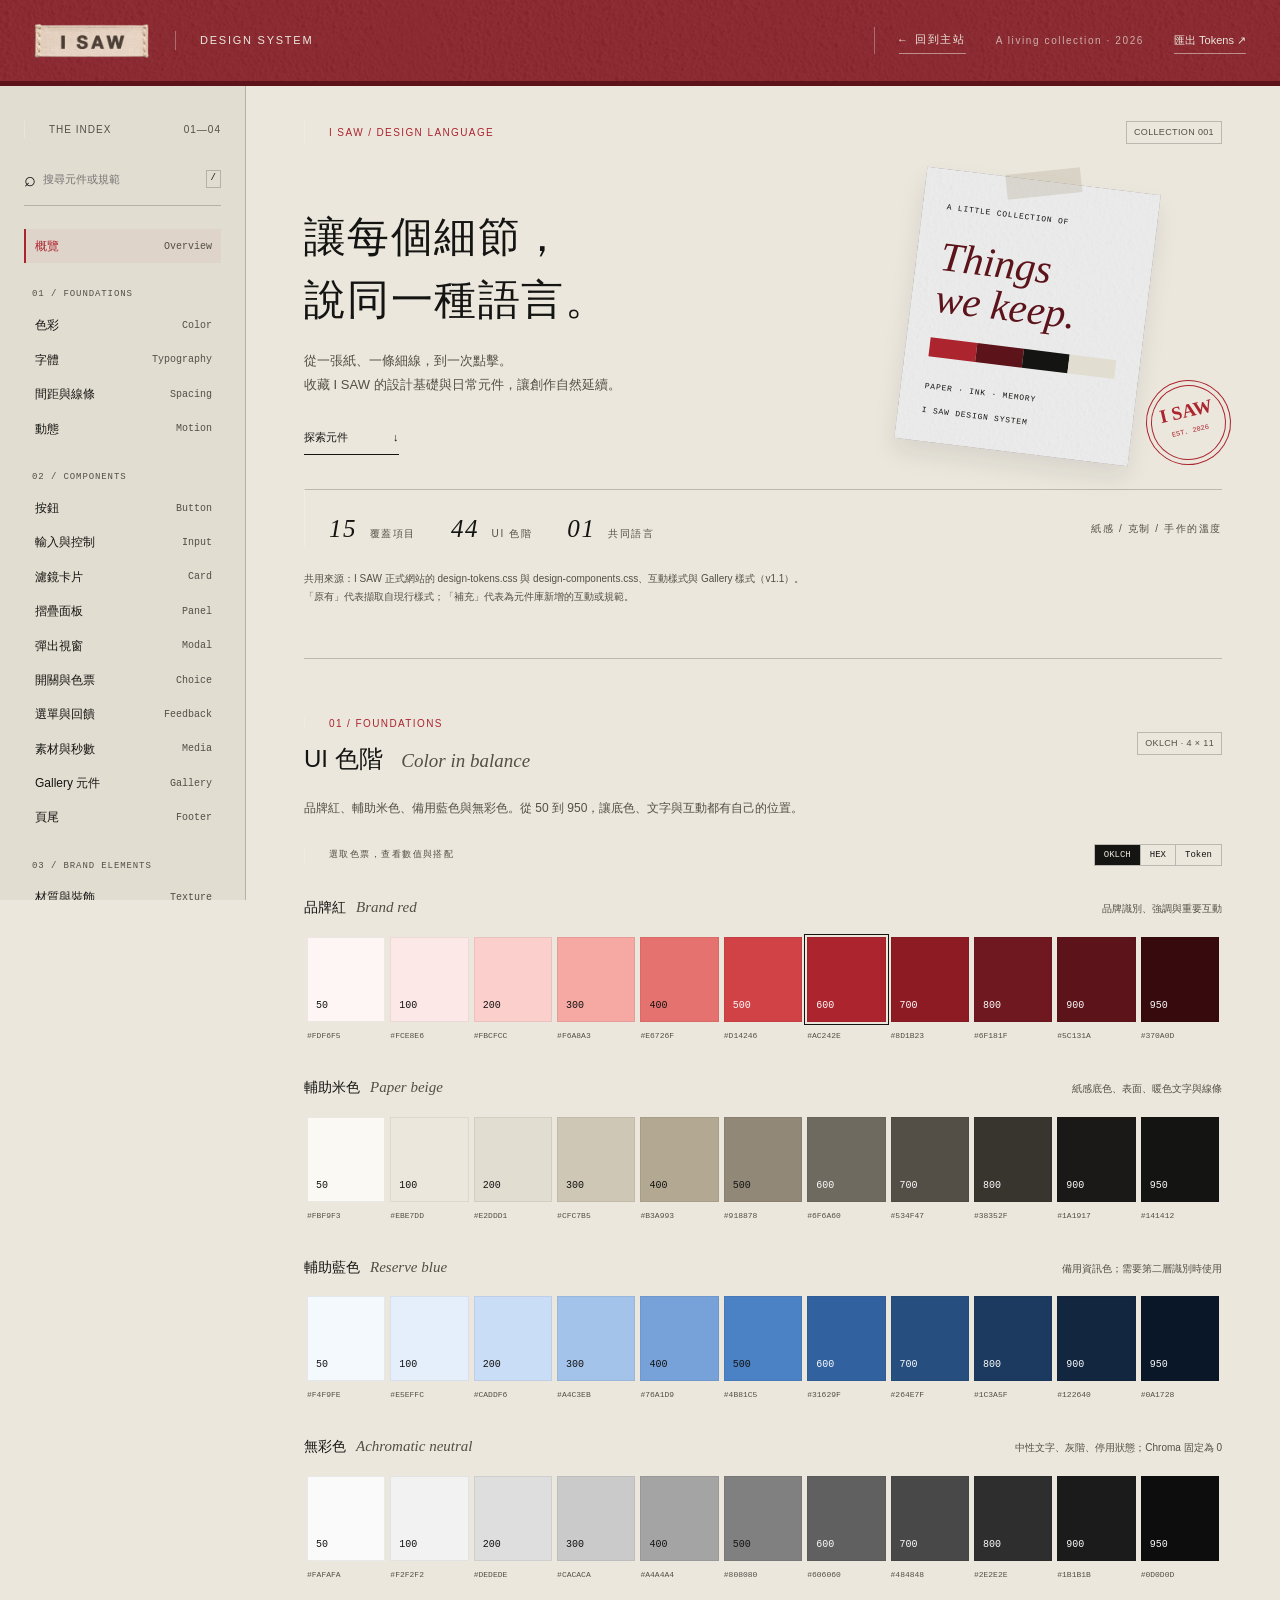
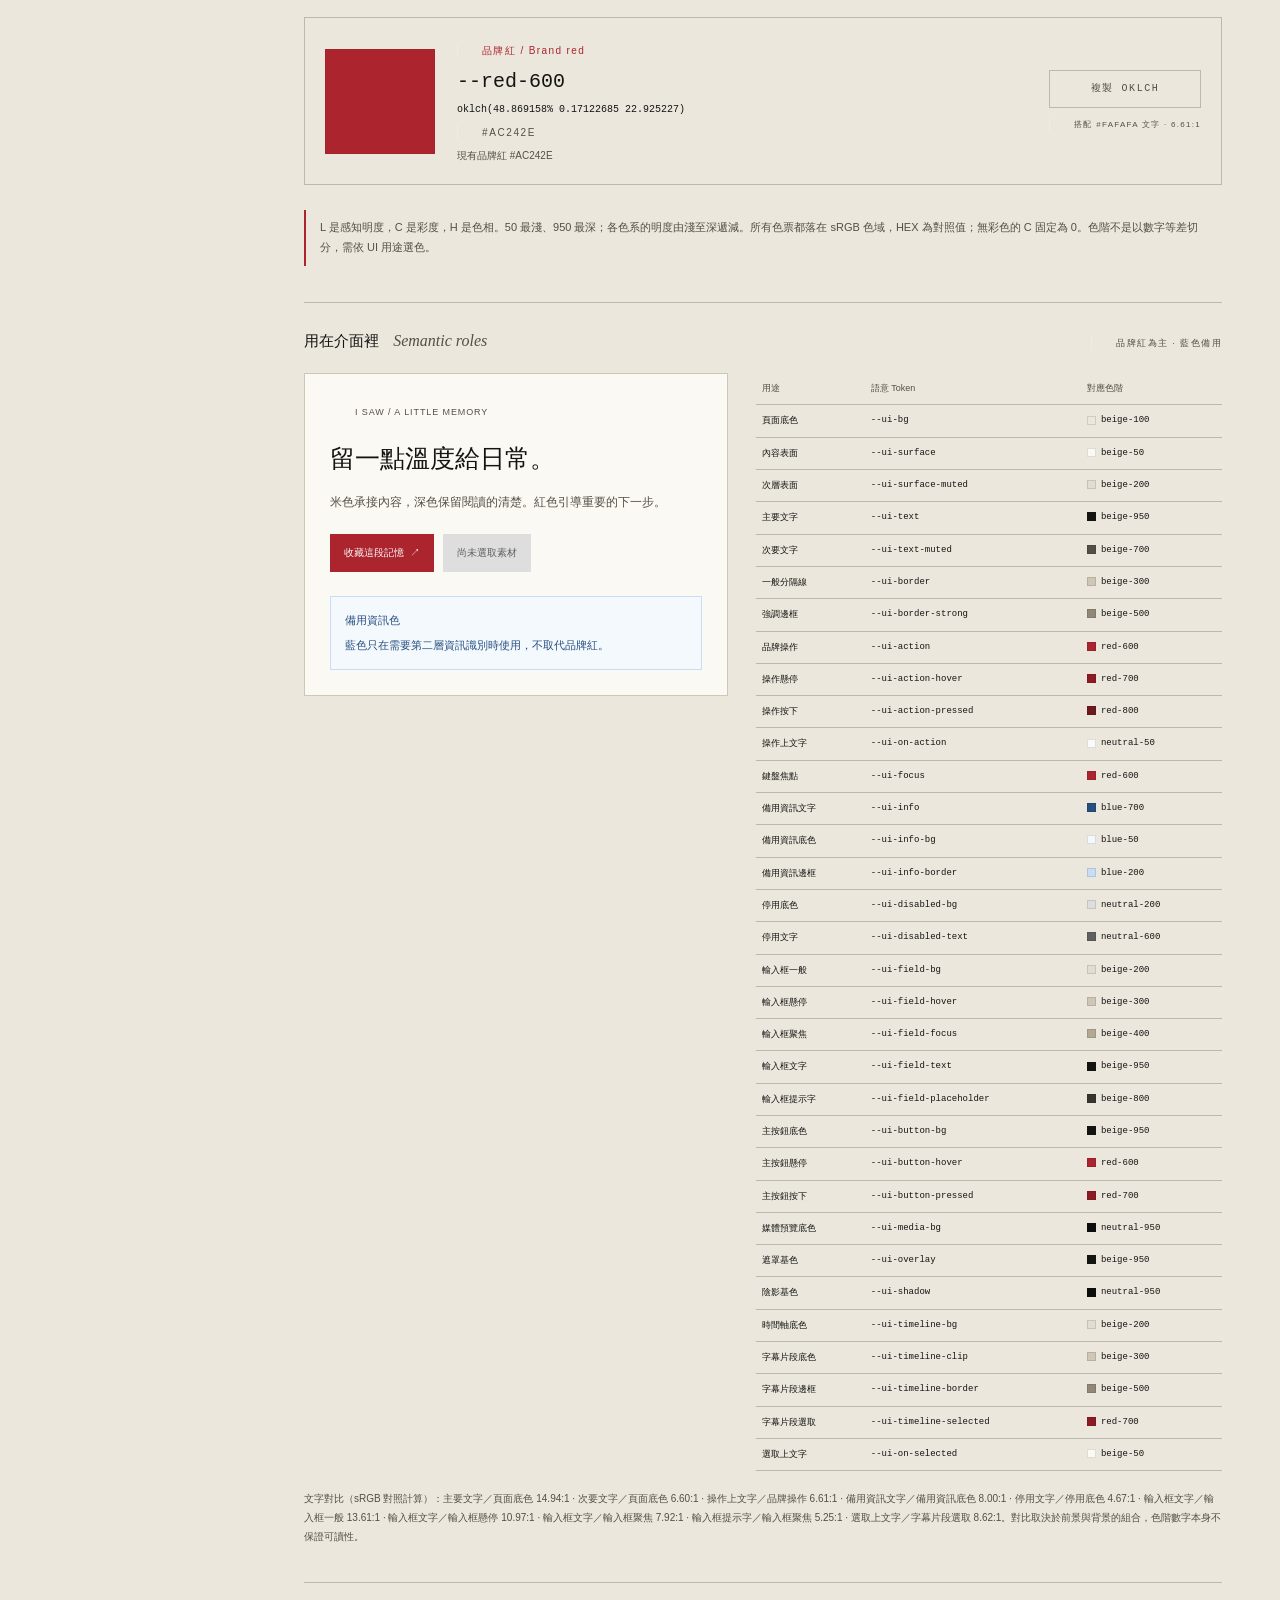
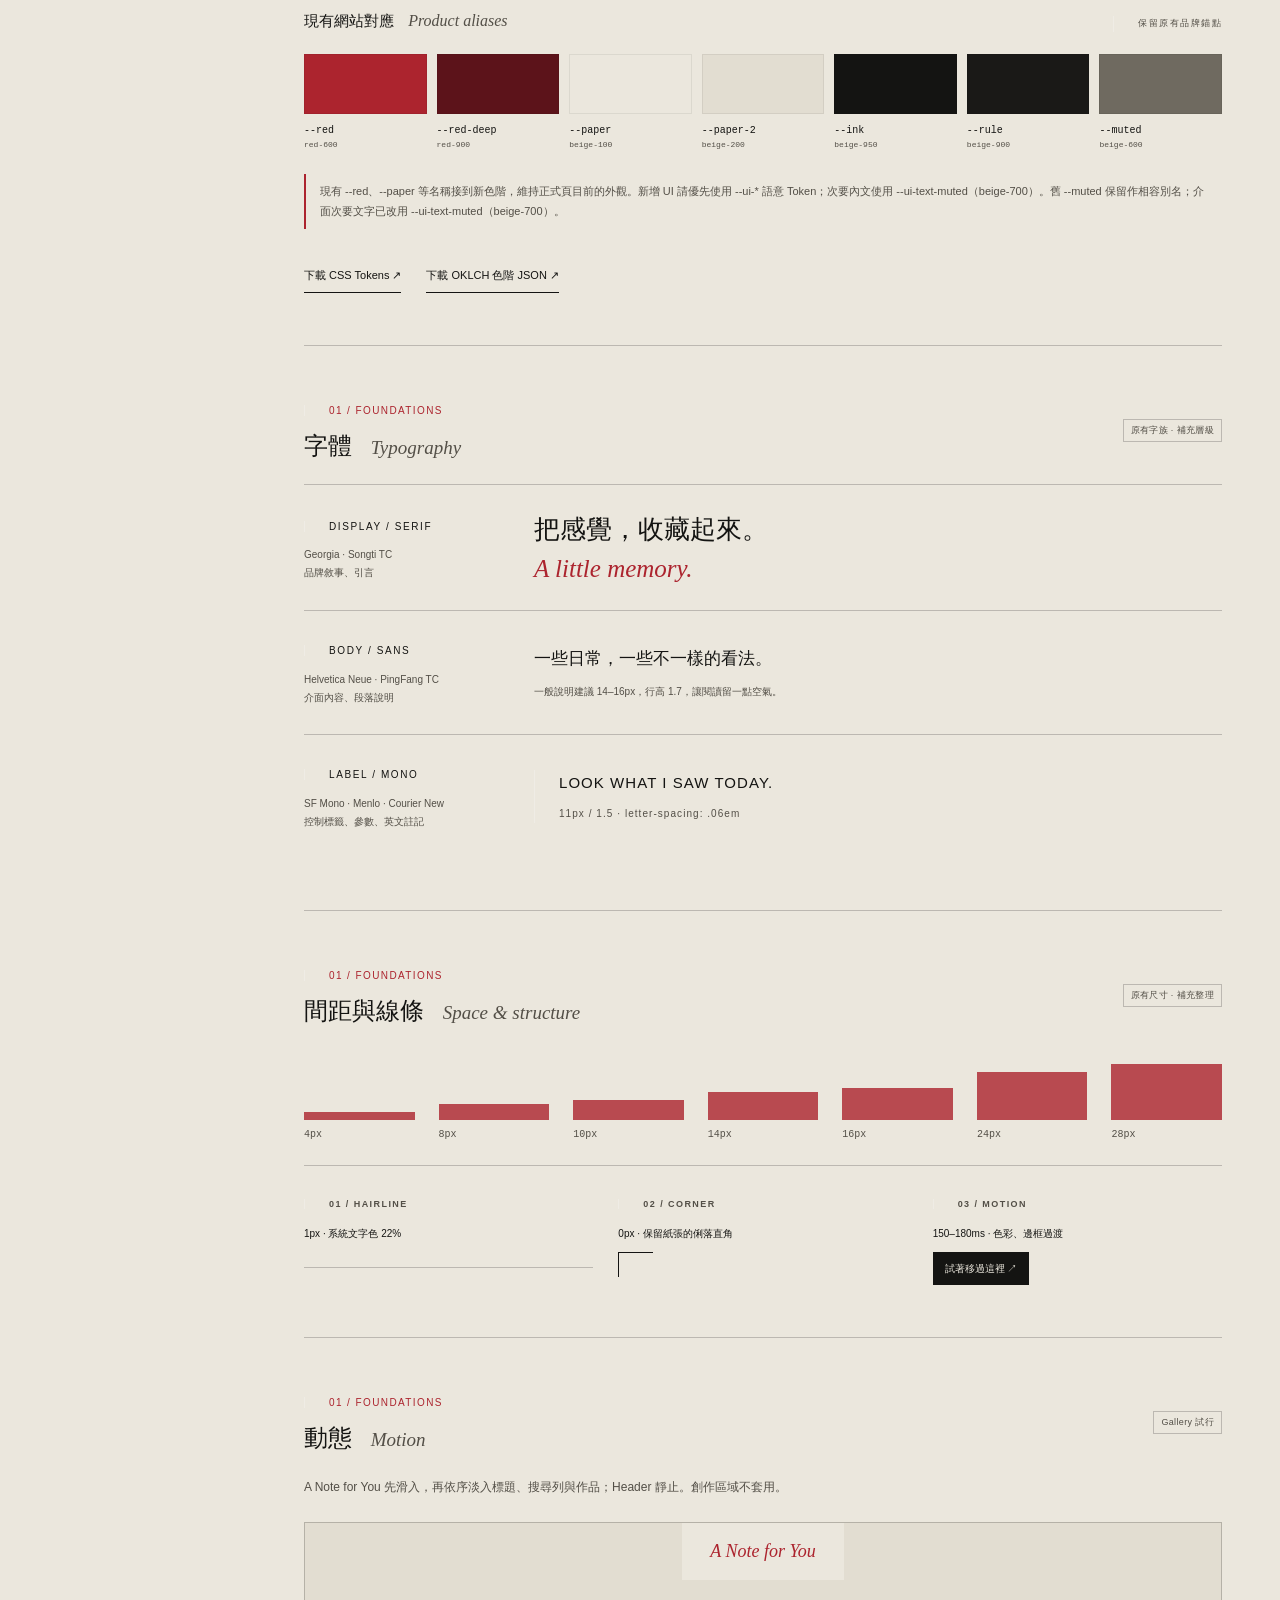
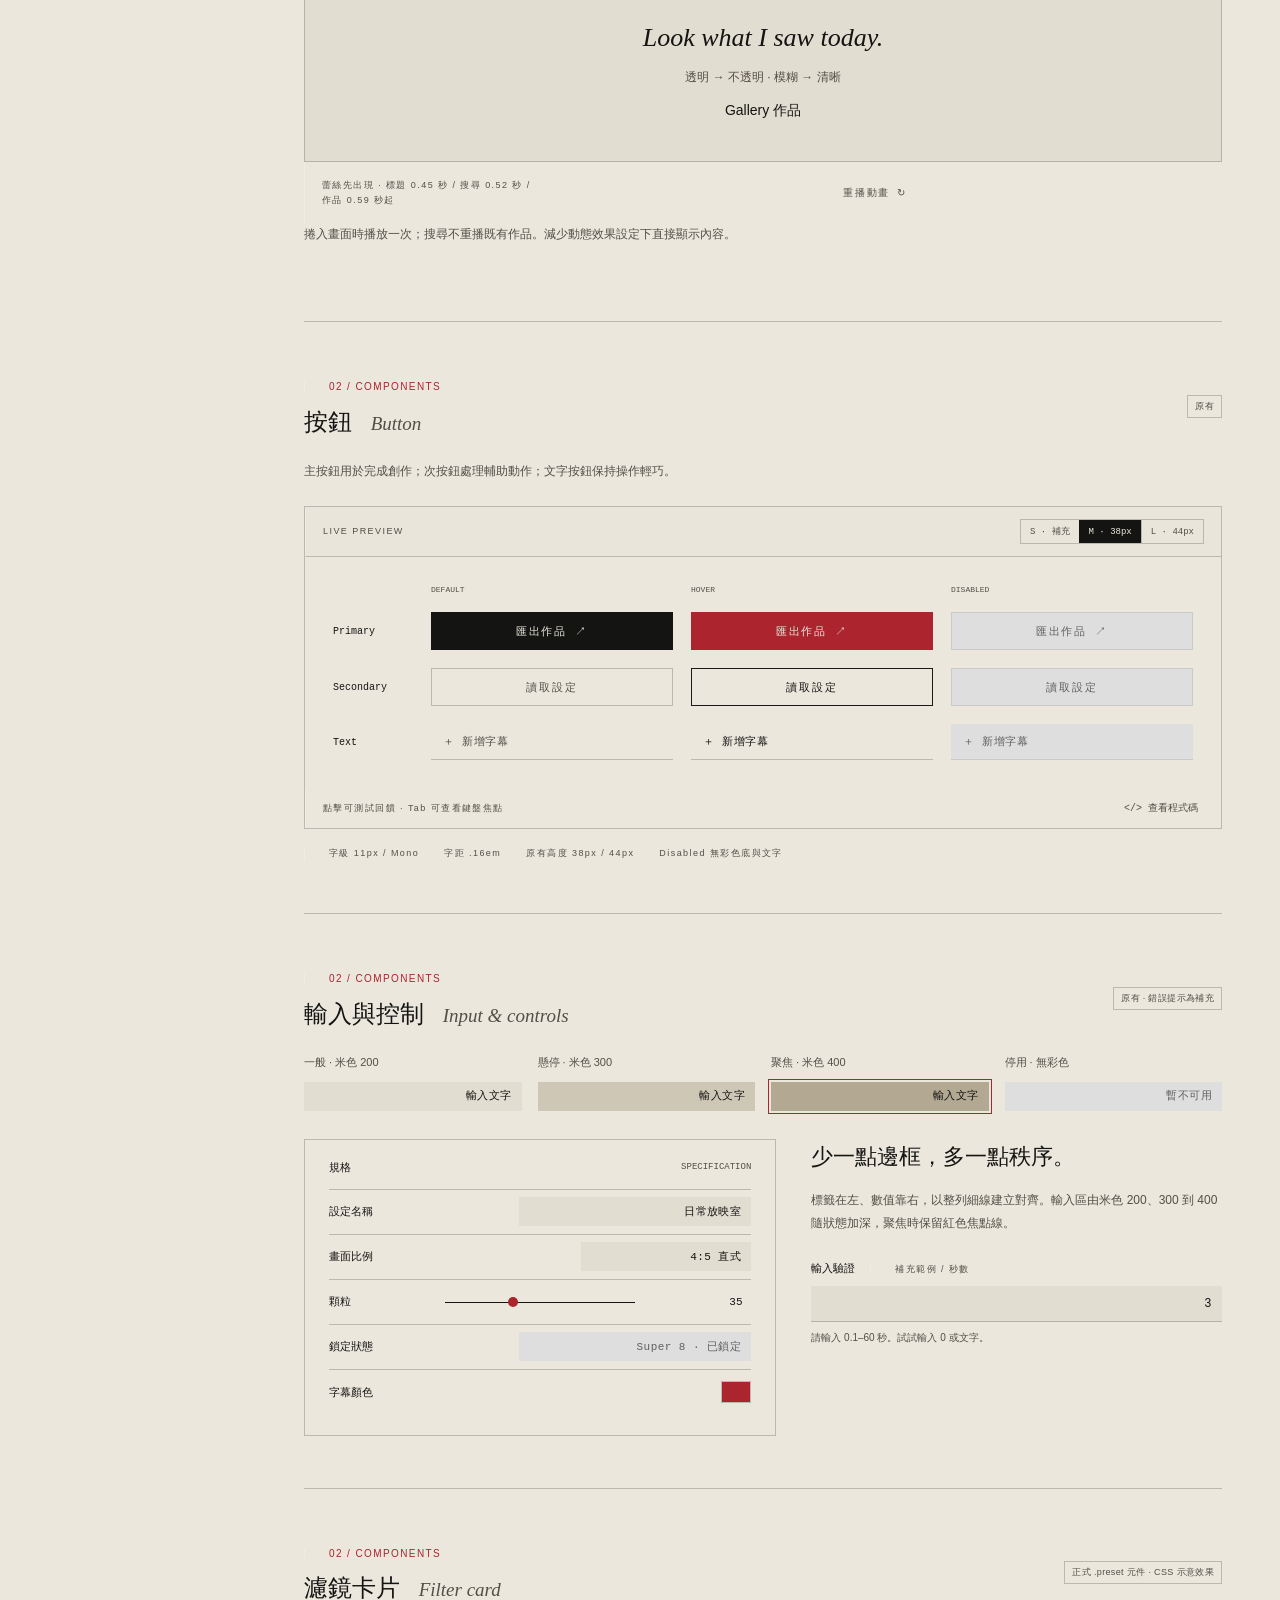
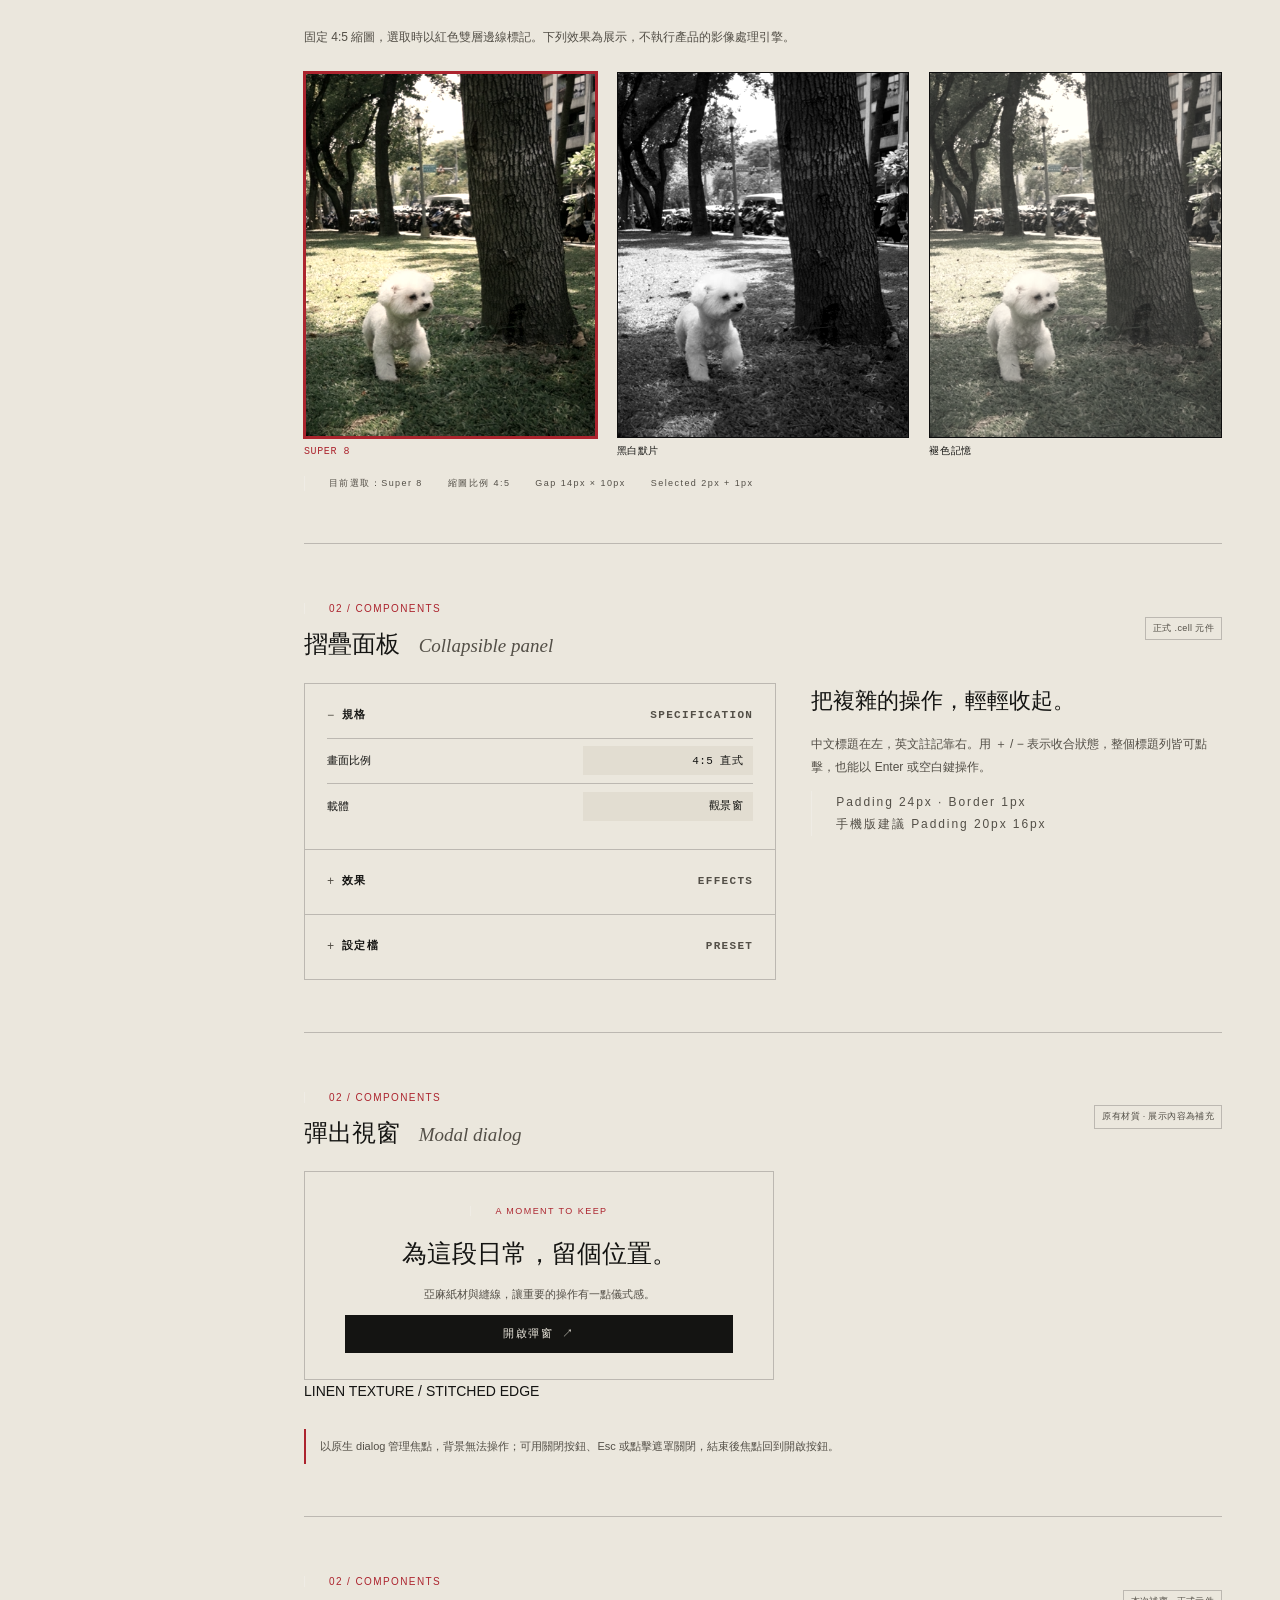
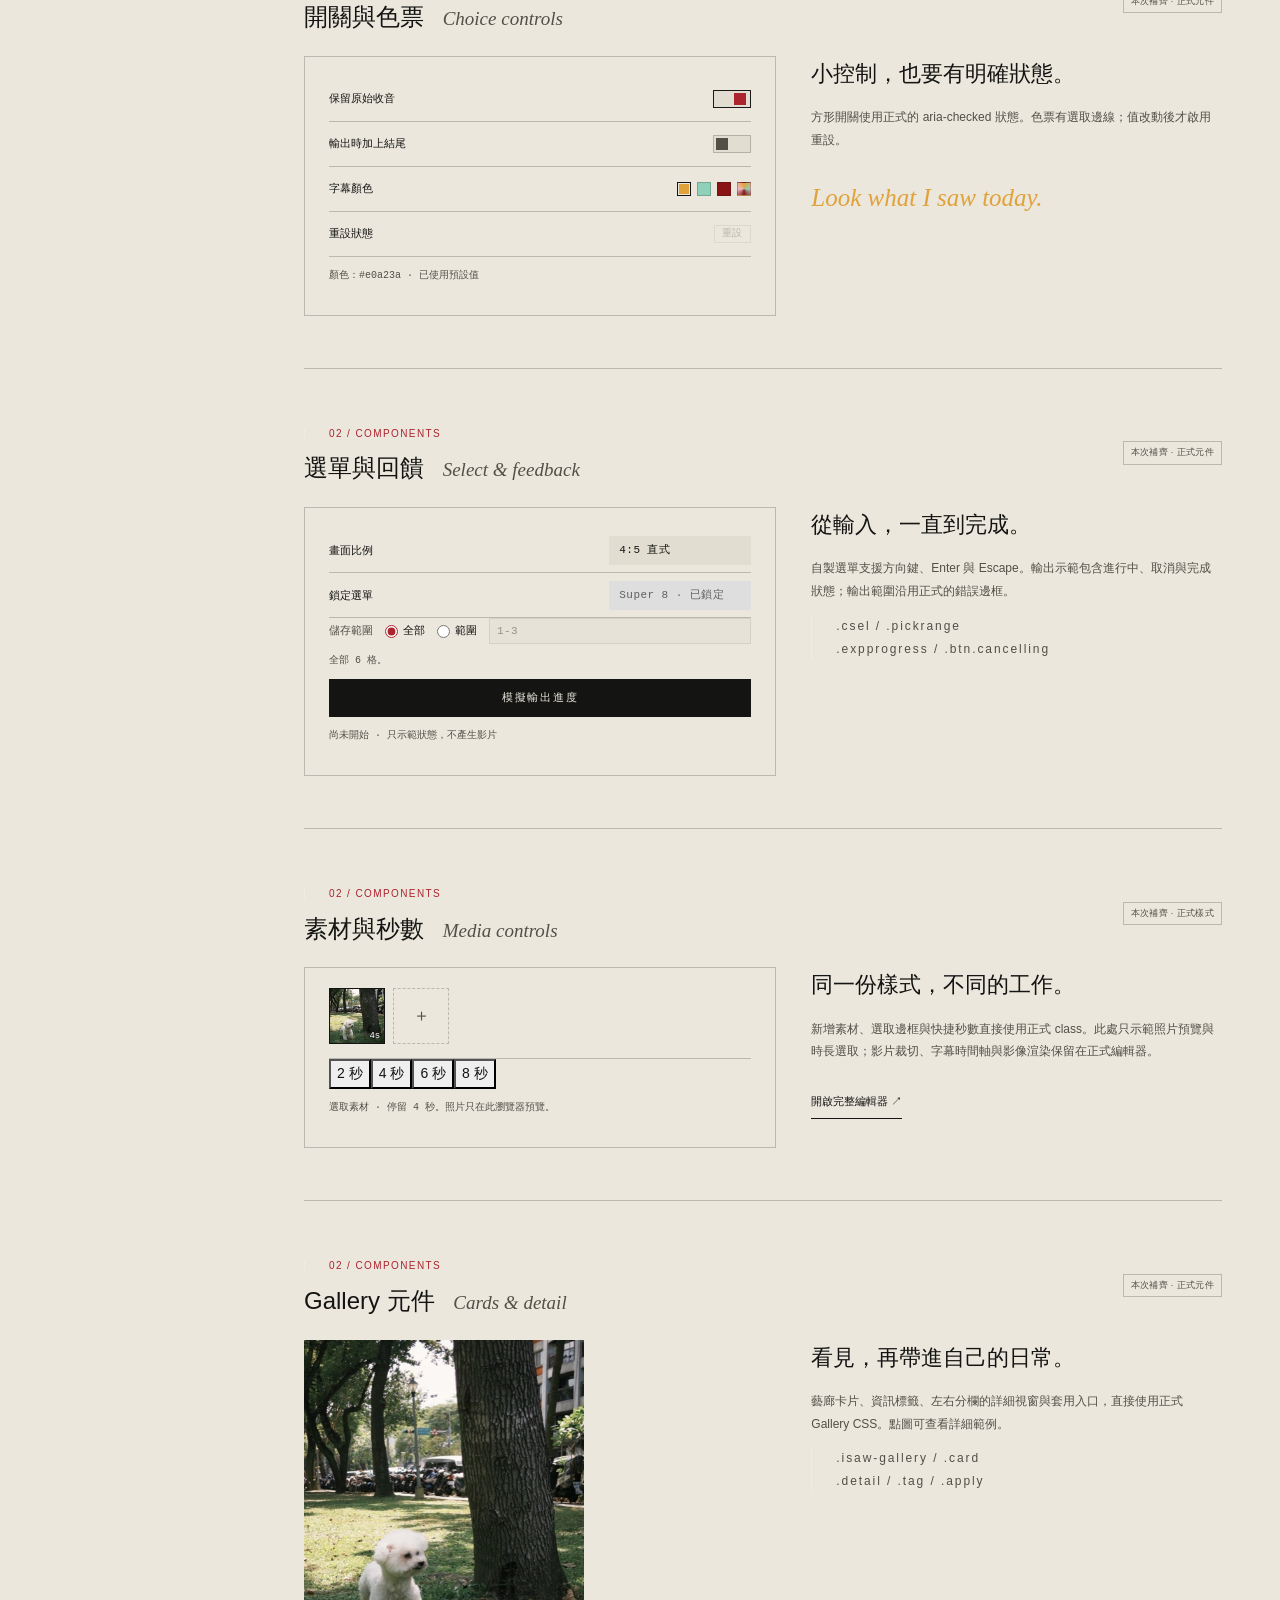
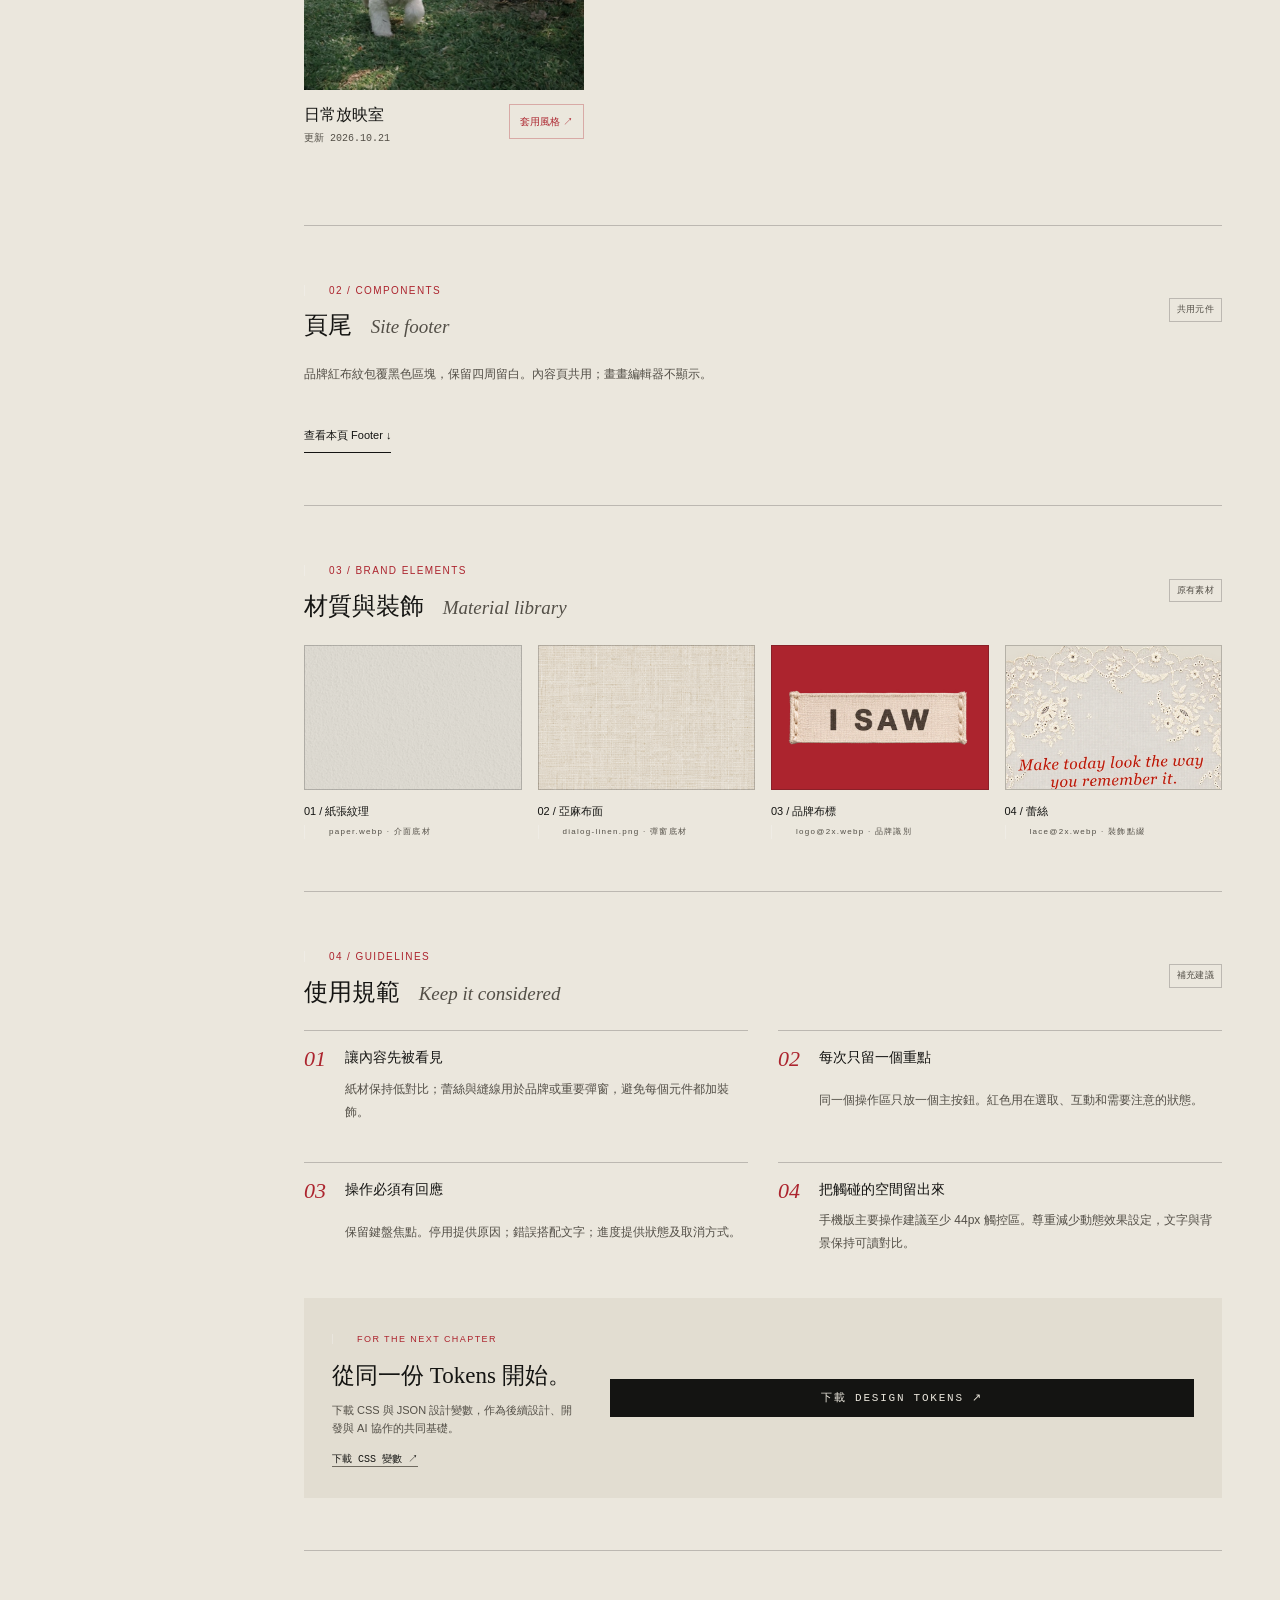
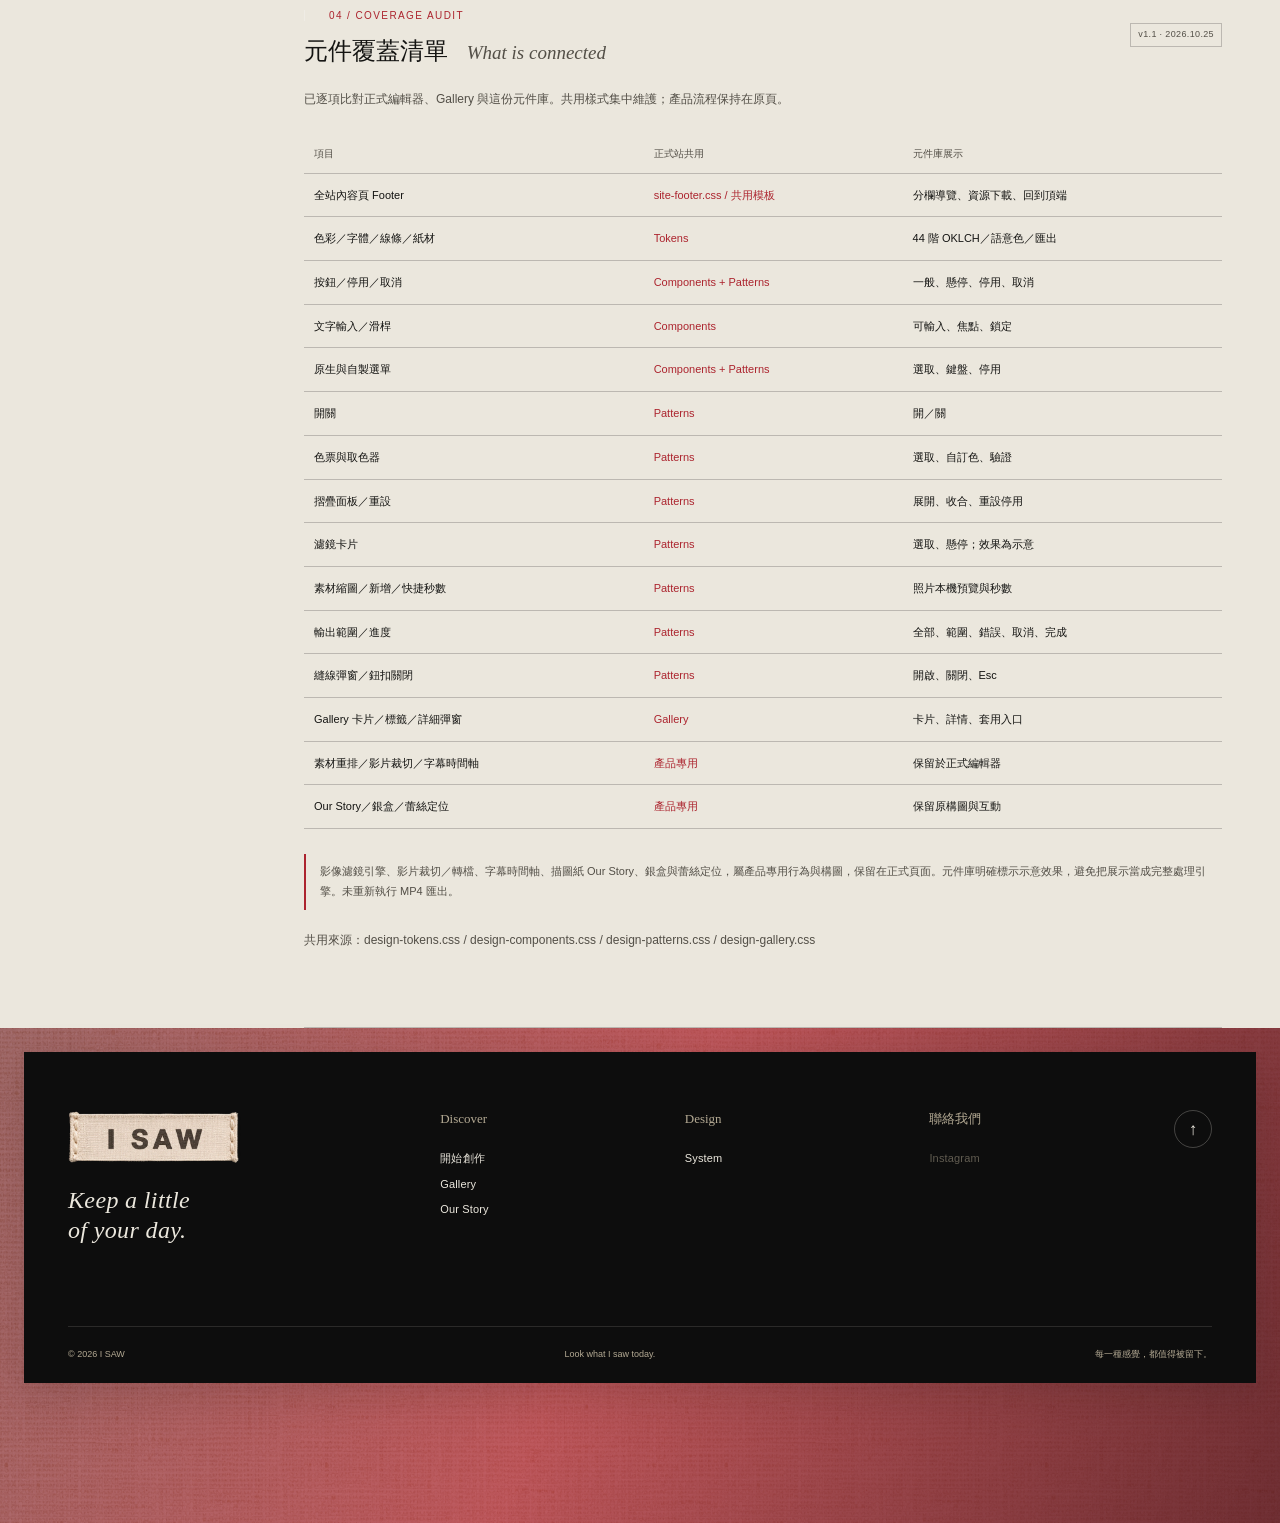
<file: design-system/index.html>
<!doctype html>
<html lang="zh-Hant"><head><meta charset="utf-8"><meta name="viewport" content="width=device-width, initial-scale=1"><title>I SAW · Design System</title><link rel="icon" href="../assets/favicon-32.png"><meta name="description" content="把日常的樣子，整理成共同的語言。I SAW 互動元件庫與設計規範。"><link rel="stylesheet" href="../assets/design-tokens.css?v=1.3.0"><link rel="stylesheet" href="../assets/design-components.css?v=1.1.0"><link rel="stylesheet" href="style.css?v=1.4.0"><link rel="stylesheet" href="../assets/design-patterns.css?v=1.2.0"><link rel="stylesheet" href="../assets/design-gallery.css?v=1.2.0"><link rel="stylesheet" href="../assets/site-footer.css?v=1.2.0"><script src="../assets/site-footer.js?v=1.0.0" defer></script><link rel="stylesheet" href="../assets/design-motion.css?v=1.0.4"></head>
<body id="top"><a class="skip" href="#main">跳到內容</a><header><a href="#overview" class="brand"><img src="../assets/logo@2x.webp" alt="I SAW"><span>DESIGN SYSTEM</span></a><div class="head-right"><a class="top-link return-home" href="../film_gallery.html">← 回到主站</a><span class="edition">A living collection · 2026</span><button id="download" class="top-link">匯出 Tokens ↗</button></div></header>
<div class="shell"><aside><div class="side-title">THE INDEX <span>01—04</span></div><label class="search"><span>⌕</span><input id="search" type="search" placeholder="搜尋元件或規範" aria-label="搜尋元件或規範"><kbd>/</kbd></label><nav aria-label="Design system 導覽"><a href="#overview" class="active"><span>概覽</span><i>Overview</i></a><p>01 / FOUNDATIONS</p><a href="#colors">色彩 <i>Color</i></a><a href="#typography">字體 <i>Typography</i></a><a href="#spacing">間距與線條 <i>Spacing</i></a><a href="#motion">動態 <i>Motion</i></a><p>02 / COMPONENTS</p><a href="#buttons">按鈕 <i>Button</i></a><a href="#inputs">輸入與控制 <i>Input</i></a><a href="#cards">濾鏡卡片 <i>Card</i></a><a href="#panels">摺疊面板 <i>Panel</i></a><a href="#modal">彈出視窗 <i>Modal</i></a><a href="#choices">開關與色票 <i>Choice</i></a><a href="#selects">選單與回饋 <i>Feedback</i></a><a href="#media">素材與秒數 <i>Media</i></a><a href="#gallery-patterns">Gallery 元件 <i>Gallery</i></a><a href="#footer-pattern">頁尾 <i>Footer</i></a><p>03 / BRAND ELEMENTS</p><a href="#materials">材質與裝飾 <i>Texture</i></a><p>04 / GUIDELINES</p><a href="#guidelines">使用規範 <i>Usage</i></a><a href="#coverage">元件覆蓋清單 <i>Coverage</i></a></nav><div class="side-bottom"><span class="status-dot"></span> v1.3 · UI 系統色<br><small>Look what I saw today.</small></div></aside>
<main id="main"><section id="overview" data-keys="overview 概覽"><div class="eyebrow">I SAW / DESIGN LANGUAGE <span class="tag">COLLECTION 001</span></div><div class="hero"><div><h1>讓每個細節，<br>說同一種語言。</h1><p class="intro">從一張紙、一條細線，到一次點擊。<br>收藏 I SAW 的設計基礎與日常元件，讓創作自然延續。</p><a class="jump" href="#buttons">探索元件 <span>↓</span></a></div><div class="hero-art" aria-hidden="true"><div class="specimen"><span class="specimen-top">A LITTLE COLLECTION OF</span><strong>Things<br>we keep.</strong><div class="sample-palette"><b></b><b></b><b></b><b></b></div><span class="specimen-bottom">PAPER · INK · MEMORY<br>I SAW DESIGN SYSTEM</span></div><div class="stamp">I SAW<br><small>EST. 2026</small></div></div></div><div class="overview-bottom"><span><b>15</b> 覆蓋項目</span><span><b>44</b> UI 色階</span><span><b>01</b> 共同語言</span><p>紙感 / 克制 / 手作的溫度</p></div><div class="source-note">共用來源：I SAW 正式網站的 design-tokens.css 與 design-components.css、互動樣式與 Gallery 樣式（v1.1）。<br>「原有」代表擷取自現行樣式；「補充」代表為元件庫新增的互動或規範。</div></section>
<section id="colors" data-keys="color colors 色彩 顏色 token oklch 色階 紅色 米色 藍色 無彩 50 950"><div class="section-head"><div><span class="eyebrow">01 / FOUNDATIONS</span><h2>UI 色階 <em>Color in balance</em></h2></div><span class="tag">OKLCH · 4 × 11</span></div><p class="desc">品牌紅、輔助米色、備用藍色與無彩色。從 50 到 950，讓底色、文字與互動都有自己的位置。</p><div class="color-toolbar"><span class="mono">選取色票，查看數值與搭配</span><div class="segmented" id="color-format" aria-label="複製色彩格式"><button data-format="oklch" class="selected" aria-pressed="true">OKLCH</button><button data-format="hex" aria-pressed="false">HEX</button><button data-format="token" aria-pressed="false">Token</button></div></div><div id="color-palettes" aria-label="四個色系的完整色階"><p class="desc">正在載入 OKLCH 色階…</p></div><div class="color-inspector" id="color-inspector" aria-live="polite"><div class="inspect-chip" id="inspect-chip"></div><div class="inspect-details"><span class="eyebrow" id="inspect-family">BRAND RED</span><h3 id="inspect-name">red-600</h3><code id="inspect-oklch"></code><span class="mono" id="inspect-hex"></span><small id="inspect-anchor"></small></div><div class="inspect-actions"><button class="btn btn-secondary" id="copy-shade">複製 OKLCH</button><span class="mono" id="inspect-contrast"></span></div></div><div class="note">L 是感知明度，C 是彩度，H 是色相。50 最淺、950 最深；各色系的明度由淺至深遞減。所有色票都落在 sRGB 色域，HEX 為對照值；無彩色的 C 固定為 0。色階不是以數字等差切分，需依 UI 用途選色。</div><div class="color-subheading"><h3>用在介面裡 <em>Semantic roles</em></h3><span class="mono">品牌紅為主 · 藍色備用</span></div><div class="color-ui-demo"><div class="color-ui-surface"><span class="mono">I SAW / A LITTLE MEMORY</span><h3>留一點溫度給日常。</h3><p>米色承接內容，深色保留閱讀的清楚。紅色引導重要的下一步。</p><div class="color-action-row"><button class="color-brand-action" id="color-action-demo">收藏這段記憶 ↗</button><button class="color-disabled-action" disabled>尚未選取素材</button></div><div class="color-info-demo"><strong>備用資訊色</strong><span>藍色只在需要第二層資訊識別時使用，不取代品牌紅。</span></div></div><div class="semantic-table-wrap"><table class="semantic-table"><thead><tr><th>用途</th><th>語意 Token</th><th>對應色階</th></tr></thead><tbody id="semantic-color-rows"></tbody></table></div></div><p class="color-contrast-note" id="color-contrast-summary"></p><div class="color-subheading"><h3>現有網站對應 <em>Product aliases</em></h3><span class="mono">保留原有品牌錨點</span></div><div class="swatches" id="swatches"></div><div class="note">現有 --red、--paper 等名稱接到新色階，維持正式頁目前的外觀。新增 UI 請優先使用 --ui-* 語意 Token；次要內文使用 --ui-text-muted（beige-700）。舊 --muted 保留作相容別名；介面次要文字已改用 --ui-text-muted（beige-700）。</div><div class="color-downloads"><a class="jump" href="../assets/design-tokens.css" download="i-saw.tokens.css">下載 CSS Tokens ↗</a><a class="jump" href="../assets/design-colors.json" download="i-saw.colors.json">下載 OKLCH 色階 JSON ↗</a></div></section>
<section id="typography" data-keys="typography 字體 文字 排版 font"><div class="section-head"><div><span class="eyebrow">01 / FOUNDATIONS</span><h2>字體 <em>Typography</em></h2></div><span class="tag">原有字族 · 補充層級</span></div><div class="type-row"><div><span class="mono">DISPLAY / SERIF</span><small>Georgia · Songti TC<br>品牌敘事、引言</small></div><div class="type-display">把感覺，收藏起來。<i>A little memory.</i></div></div><div class="type-row"><div><span class="mono">BODY / SANS</span><small>Helvetica Neue · PingFang TC<br>介面內容、段落說明</small></div><div class="type-body">一些日常，一些不一樣的看法。<small>一般說明建議 14–16px，行高 1.7，讓閱讀留一點空氣。</small></div></div><div class="type-row"><div><span class="mono">LABEL / MONO</span><small>SF Mono · Menlo · Courier New<br>控制標籤、參數、英文註記</small></div><div class="mono type-mono">LOOK WHAT I SAW TODAY.<small>11px / 1.5 · letter-spacing: .06em</small></div></div></section>
<section id="spacing" data-keys="spacing 間距 線條 圓角 border"><div class="section-head"><div><span class="eyebrow">01 / FOUNDATIONS</span><h2>間距與線條 <em>Space & structure</em></h2></div><span class="tag">原有尺寸 · 補充整理</span></div><div class="spacing" id="spacing-bars"></div><div class="spec-grid"><div><b>01 / HAIRLINE</b><p>1px · 系統文字色 22%</p><div class="hairline"></div></div><div><b>02 / CORNER</b><p>0px · 保留紙張的俐落直角</p><div class="corner-demo"></div></div><div><b>03 / MOTION</b><p>150–180ms · 色彩、邊框過渡</p><button class="motion-demo" aria-label="懸停查看互動過渡">試著移過這裡 ↗</button></div></div></section>
<section id="motion" data-keys="motion animation 動態 動畫 模糊 清晰 淡入 透明 蕾絲"><div class="section-head"><div><span class="eyebrow">01 / FOUNDATIONS</span><h2>動態 <em>Motion</em></h2></div><span class="tag">Gallery 試行</span></div><p class="desc">A Note for You 先滑入，再依序淡入標題、搜尋列與作品；Header 靜止。創作區域不套用。</p><div class="isaw-motion-demo"><div class="isaw-motion-note-stage"><span id="motion-note-demo">A Note for You</span></div><div id="motion-content-demo"><h3 data-motion-demo-step style="--motion-reveal-delay:450ms">Look what I saw today.</h3><p data-motion-demo-step style="--motion-reveal-delay:520ms">透明 → 不透明 · 模糊 → 清晰</p><span data-motion-demo-step style="display:inline-block;--motion-reveal-delay:590ms">Gallery 作品</span></div></div><div class="play-footer"><span>蕾絲先出現 · 標題 0.45 秒 / 搜尋 0.52 秒 / 作品 0.59 秒起</span><button class="btn btn-secondary" id="motion-replay">重播動畫 ↻</button></div><p class="desc">捲入畫面時播放一次；搜尋不重播既有作品。減少動態效果設定下直接顯示內容。</p></section>
<section id="buttons" data-keys="button buttons 按鈕 primary secondary"><div class="section-head"><div><span class="eyebrow">02 / COMPONENTS</span><h2>按鈕 <em>Button</em></h2></div><span class="tag">原有</span></div><p class="desc">主按鈕用於完成創作；次按鈕處理輔助動作；文字按鈕保持操作輕巧。</p><div class="playground"><div class="play-toolbar"><span>LIVE PREVIEW</span><div class="segmented" id="button-size" aria-label="按鈕尺寸"><button data-size="small" aria-pressed="false">S · 補充</button><button class="selected" data-size="default" aria-pressed="true">M · 38px</button><button data-size="large" aria-pressed="false">L · 44px</button></div></div><div class="button-matrix"><span></span><span>DEFAULT</span><span>HOVER</span><span>DISABLED</span><label>Primary</label><button class="btn btn-primary primary demo-action">匯出作品 ↗</button><button class="btn btn-primary primary force-hover demo-action">匯出作品 ↗</button><button class="btn btn-primary primary" disabled>匯出作品 ↗</button><label>Secondary</label><button class="btn btn-secondary secondary demo-action">讀取設定</button><button class="btn btn-secondary secondary force-hover demo-action">讀取設定</button><button class="btn btn-secondary secondary" disabled>讀取設定</button><label>Text</label><button class="btn btn-text text demo-action">＋ 新增字幕</button><button class="btn btn-text text force-hover demo-action">＋ 新增字幕</button><button class="btn btn-text text" disabled>＋ 新增字幕</button></div><div class="play-footer">點擊可測試回饋 · Tab 可查看鍵盤焦點 <button data-code="button">&lt;/&gt; 查看程式碼</button></div><pre class="code" id="code-button" hidden></pre></div><div class="spec-line"><span>字級 11px / Mono</span><span>字距 .16em</span><span>原有高度 38px / 44px</span><span>Disabled 無彩色底與文字</span></div></section>
<section id="inputs" data-keys="input 表單 輸入 select slider range 控制"><div class="section-head"><div><span class="eyebrow">02 / COMPONENTS</span><h2>輸入與控制 <em>Input & controls</em></h2></div><span class="tag">原有 · 錯誤提示為補充</span></div><div class="field-state-grid"><label>一般 · 米色 200<input type="text" value="輸入文字" aria-label="一般輸入框範例"></label><label>懸停 · 米色 300<input type="text" class="state-hover" value="輸入文字" aria-label="懸停輸入框範例"></label><label>聚焦 · 米色 400<input type="text" class="state-focus" value="輸入文字" aria-label="聚焦輸入框範例"></label><label>停用 · 無彩色<input type="text" value="暫不可用" disabled aria-label="停用輸入框範例"></label></div><div class="two-col"><div class="playground input-demo"><div class="mini-title">規格 <span>SPECIFICATION</span></div><label class="rowline">設定名稱 <input type="text" value="日常放映室" aria-label="設定名稱"></label><label class="rowline">畫面比例 <select aria-label="畫面比例"><option>4:5 直式</option><option>1:1 正方形</option><option>16:9 橫式</option></select></label><label class="rowline">顆粒 <input id="grain" type="range" min="0" max="100" value="35"><output for="grain" id="grain-output">35</output></label><label class="rowline">鎖定狀態 <input type="text" value="Super 8 · 已鎖定" disabled aria-label="已鎖定濾鏡"></label><label class="rowline">字幕顏色 <input type="color" value="#ac242e" aria-label="字幕顏色"></label></div><div class="field-notes"><h3>少一點邊框，多一點秩序。</h3><p>標籤在左、數值靠右，以整列細線建立對齊。輸入區由米色 200、300 到 400 隨狀態加深，聚焦時保留紅色焦點線。</p><label for="duration">輸入驗證 <span class="mono">補充範例 / 秒數</span></label><input id="duration" type="text" inputmode="decimal" value="3" aria-describedby="duration-help"><small id="duration-help">請輸入 0.1–60 秒。試試輸入 0 或文字。</small></div></div></section>
<section id="cards" data-keys="card 卡片 濾鏡 filter 選取"><div class="section-head"><div><span class="eyebrow">02 / COMPONENTS</span><h2>濾鏡卡片 <em>Filter card</em></h2></div><span class="tag">正式 .preset 元件 · CSS 示意效果</span></div><p class="desc">固定 4:5 縮圖，選取時以紅色雙層邊線標記。下列效果為展示，不執行產品的影像處理引擎。</p><div class="filter-cards"><button class="preset on" data-filter="Super 8" aria-pressed="true"><span class="pv"><span class="thumb super8"><img src="../assets/preset-sample.webp" alt="Super 8示意照片"></span><span class="cap">暖色與顆粒，保留日常的溫度。</span></span><b>Super 8</b></button><button class="preset " data-filter="黑白默片" aria-pressed="false"><span class="pv"><span class="thumb bw"><img src="../assets/preset-sample.webp" alt="黑白默片示意照片"></span><span class="cap">讓光影成為主角。</span></span><b>黑白默片</b></button><button class="preset " data-filter="褪色記憶" aria-pressed="false"><span class="pv"><span class="thumb faded"><img src="../assets/preset-sample.webp" alt="褪色記憶示意照片"></span><span class="cap">像一張放久了的照片。</span></span><b>褪色記憶</b></button></div><div class="spec-line"><span id="filter-status" aria-live="polite">目前選取：Super 8</span><span>縮圖比例 4:5</span><span>Gap 14px × 10px</span><span>Selected 2px + 1px</span></div></section>
<section id="panels" data-keys="panel accordion 面板 摺疊 收合"><div class="section-head"><div><span class="eyebrow">02 / COMPONENTS</span><h2>摺疊面板 <em>Collapsible panel</em></h2></div><span class="tag">正式 .cell 元件</span></div><div class="two-col"><div class="demo-panel"><div class="cell"><h2 tabindex="0" role="button" aria-expanded="true">規格 <span>SPECIFICATION</span></h2><div><label class="rowline">畫面比例 <select aria-label="面板畫面比例"><option>4:5 直式</option><option>1:1 正方形</option></select></label><label class="rowline">載體 <select aria-label="載體"><option>觀景窗</option><option>無外框</option><option>底片</option></select></label></div></div><div class="cell collapsed"><h2 tabindex="0" role="button" aria-expanded="false">效果 <span>EFFECTS</span></h2><div><p>Super 8 · 暖色、顆粒與輕微褪色。</p><label class="rowline">強度 <input type="range" value="60" aria-label="效果強度"></label></div></div><div class="cell collapsed"><h2 tabindex="0" role="button" aria-expanded="false">設定檔 <span>PRESET</span></h2><div><p>儲存並重複使用一組熟悉的風格。</p><button class="btn btn-secondary" id="panel-export">匯出展示 Tokens ↗</button></div></div></div><div class="field-notes"><h3>把複雜的操作，輕輕收起。</h3><p>中文標題在左，英文註記靠右。用 ＋ / − 表示收合狀態，整個標題列皆可點擊，也能以 Enter 或空白鍵操作。</p><p class="mono">Padding 24px · Border 1px<br>手機版建議 Padding 20px 16px</p></div></div></section>
<section id="modal" data-keys="modal dialog 彈窗 視窗"><div class="section-head"><div><span class="eyebrow">02 / COMPONENTS</span><h2>彈出視窗 <em>Modal dialog</em></h2></div><span class="tag">原有材質 · 展示內容為補充</span></div><div class="modal-stage"><div class="modal-outline"><span class="mono">A MOMENT TO KEEP</span><h3>為這段日常，留個位置。</h3><p>亞麻紙材與縫線，讓重要的操作有一點儀式感。</p><button class="btn btn-primary primary" id="open-modal">開啟彈窗 ↗</button></div><span class="stage-caption">LINEN TEXTURE / STITCHED EDGE</span></div><div class="note">以原生 dialog 管理焦點，背景無法操作；可用關閉按鈕、Esc 或點擊遮罩關閉，結束後焦點回到開啟按鈕。</div></section>

<section id="choices" data-keys="toggle switch 開關 色票 自訂取色器 color picker reset 重設"><div class="section-head"><div><span class="eyebrow">02 / COMPONENTS</span><h2>開關與色票 <em>Choice controls</em></h2></div><span class="tag">本次補齊 · 正式元件</span></div><div class="two-col"><div class="playground input-demo"><label class="rowline">保留原始收音 <button class="toggle" role="switch" aria-checked="true" aria-label="範例保留原始收音"></button></label><label class="rowline">輸出時加上結尾 <button class="toggle" role="switch" aria-checked="false" aria-label="範例輸出時加上結尾"></button></label><div class="rowline">字幕顏色 <div class="sws" id="demo-swatches"><button class="sw on" style="background:#e0a23a" data-color="#e0a23a" aria-label="金黃色" aria-pressed="true"></button><button class="sw" style="background:#8fd0b8" data-color="#8fd0b8" aria-label="薄荷綠" aria-pressed="false"></button><button class="sw" style="background:#8a1414" data-color="#8a1414" aria-label="暗紅色" aria-pressed="false"></button><button class="sw sw-custom sw-empty" id="custom-color" aria-label="開啟自訂取色器" aria-expanded="false"></button></div></div><div class="rowline">重設狀態 <button class="hreset" id="demo-reset" disabled>重設</button></div><p id="choice-status" class="demo-status" aria-live="polite">顏色：#e0a23a · 已使用預設值</p></div><div class="field-notes"><h3>小控制，也要有明確狀態。</h3><p>方形開關使用正式的 aria-checked 狀態。色票有選取邊線；值改動後才啟用重設。</p><div id="color-demo" class="color-sample">Look what I saw today.</div></div></div><div class="cpick" id="demo-picker" hidden><div class="sv" role="button" tabindex="0" aria-label="選擇飽和度與明度"><b></b></div><input class="picker-hue" type="range" min="0" max="360" value="30" aria-label="色相"><div class="bot"><div class="prev"></div><input id="picker-hex" type="text" value="#e0a23a" aria-label="十六進位色碼" maxlength="7"></div><small id="picker-help" aria-live="polite">輸入 #RRGGBB，按 Enter 套用。</small><button class="btn btn-secondary" id="picker-close">完成</button></div></section>
<section id="selects" data-keys="custom select 自製 下拉 選單 progress 進度 狀態 cancel 取消 範圍 radio"><div class="section-head"><div><span class="eyebrow">02 / COMPONENTS</span><h2>選單與回饋 <em>Select & feedback</em></h2></div><span class="tag">本次補齊 · 正式元件</span></div><div class="two-col"><div class="playground input-demo"><div class="rowline">畫面比例 <div class="csel" id="demo-select"><button class="csel-btn" aria-haspopup="listbox" aria-expanded="false" aria-controls="demo-options">4:5 直式</button></div></div><div class="rowline">鎖定選單 <div class="csel disabled"><button class="csel-btn" disabled>Super 8 · 已鎖定</button></div></div><div class="pickrange demo-range"><span class="who">儲存範圍</span><label><input type="radio" name="demo-range" value="all" checked>全部</label><label><input type="radio" name="demo-range" value="some">範圍</label><input id="demo-range-value" type="text" value="1-3" aria-label="範圍格位" disabled></div><p class="rangehint" id="demo-range-help">全部 6 格。</p><button class="btn btn-primary" id="demo-progress">模擬輸出進度</button><div class="expprogress" id="demo-progress-track" role="progressbar" aria-label="展示輸出進度" aria-valuemin="0" aria-valuemax="100" aria-valuenow="0"><div class="expprogress-bar"></div></div><p id="progress-label" class="demo-status" aria-live="polite">尚未開始 · 只示範狀態，不產生影片</p></div><div class="field-notes"><h3>從輸入，一直到完成。</h3><p>自製選單支援方向鍵、Enter 與 Escape。輸出示範包含進行中、取消與完成狀態；輸出範圍沿用正式的錯誤邊框。</p><p class="mono">.csel / .pickrange<br>.expprogress / .btn.cancelling</p></div></div><div class="csel-list" id="demo-options" role="listbox" aria-label="選擇畫面比例" hidden><button class="csel-opt" role="option" aria-selected="true">4:5 直式</button><button class="csel-opt" role="option" aria-selected="false">1:1 方形</button><button class="csel-opt" role="option" aria-selected="false">16:9 橫式</button><button class="csel-opt" role="option" aria-selected="false" disabled>跟素材一樣 · 此範例不可用</button></div></section>
<section id="media" data-keys="media 素材 上傳 縮圖 時長 秒數 trim upload"><div class="section-head"><div><span class="eyebrow">02 / COMPONENTS</span><h2>素材與秒數 <em>Media controls</em></h2></div><span class="tag">本次補齊 · 正式樣式</span></div><div class="two-col"><div class="playground input-demo"><div class="items demo-items"><div class="list" id="demo-media-list"><div class="item on"><img src="../assets/preset-sample.webp" alt="展示素材"><span class="sec"><i id="demo-seconds">4s</i></span></div><div class="addwrap"><button class="item add" id="demo-upload" aria-label="加入展示照片">＋</button></div></div></div><input type="file" id="demo-upload-file" accept="image/*" hidden><div class="trimquick" aria-label="展示照片停留秒數"><button data-seconds="2">2 秒</button><button class="on" data-seconds="4">4 秒</button><button data-seconds="6">6 秒</button><button data-seconds="8">8 秒</button></div><p class="demo-status" id="media-status" aria-live="polite">選取素材 · 停留 4 秒。照片只在此瀏覽器預覽。</p></div><div class="field-notes"><h3>同一份樣式，不同的工作。</h3><p>新增素材、選取邊框與快捷秒數直接使用正式 class。此處只示範照片預覽與時長選取；影片裁切、字幕時間軸與影像渲染保留在正式編輯器。</p><a class="jump" href="https://laygi.github.io/i-saw/film_gallery.html" target="_blank" rel="noopener">開啟完整編輯器 ↗</a></div></div></section>
<section id="gallery-patterns" data-keys="gallery 藝廊 卡片 詳細 modal dialog tag 標籤"><div class="section-head"><div><span class="eyebrow">02 / COMPONENTS</span><h2>Gallery 元件 <em>Cards & detail</em></h2></div><span class="tag">本次補齊 · 正式元件</span></div><div class="two-col isaw-gallery"><article class="card demo-gallery-card"><button class="art" id="open-gallery-demo" aria-label="開啟 Gallery 詳細範例"><img src="../assets/preset-sample.webp" alt="日常放映室示意照片"></button><div class="card-head"><div><button class="title" id="open-gallery-title">日常放映室</button><time class="updated">更新 2026.10.21</time></div><a class="apply" href="https://laygi.github.io/i-saw/film_gallery.html?style=daily-screening" target="_blank" rel="noopener">套用風格 ↗</a></div></article><div class="field-notes"><h3>看見，再帶進自己的日常。</h3><p>藝廊卡片、資訊標籤、左右分欄的詳細視窗與套用入口，直接使用正式 Gallery CSS。點圖可查看詳細範例。</p><p class="mono">.isaw-gallery / .card<br>.detail / .tag / .apply</p></div><dialog class="detail" id="gallery-demo" aria-labelledby="gallery-demo-title"><button class="close" aria-label="關閉 Gallery 範例">×</button><div class="detail-layout"><div class="detail-art"><img src="../assets/preset-sample.webp" alt="風格示意照片"></div><div class="detail-side"><div class="detail-top"><span class="eyebrow">THE I SAW GALLERY</span><h2 id="gallery-demo-title">日常放映室</h2><time class="updated">更新 2026.10.21</time></div><div class="detail-body"><p class="description">青綠褪色、輕柔顆粒，與偶爾閃過的光。</p><dl class="facts"><dt>濾鏡</dt><dd>Super 8</dd><dt>比例</dt><dd>4:5 直式</dd><dt>尺寸</dt><dd>1080 × 1350</dd></dl><div class="tags"><button class="tag" data-demo-tag="底片">#底片</button><button class="tag" data-demo-tag="日常">#日常</button></div><p class="preview-note">此為元件展示。套用風格會開啟正式編輯器。</p></div><div class="detail-bottom"><a class="apply" href="https://laygi.github.io/i-saw/film_gallery.html?style=daily-screening" target="_blank" rel="noopener">套用風格 ↗</a></div></div></div></dialog></div></section>
<section id="footer-pattern" data-keys="footer 頁尾 共用 全站 導覽 黑色"><div class="section-head"><div><span class="eyebrow">02 / COMPONENTS</span><h2>頁尾 <em>Site footer</em></h2></div><span class="tag">共用元件</span></div><p class="desc">品牌紅布紋包覆黑色區塊，保留四周留白。內容頁共用；畫畫編輯器不顯示。</p><a class="jump" href="#site-footer">查看本頁 Footer ↓</a></section><section id="materials" data-keys="texture 材質 紙 裝飾 logo 蕾絲 linen 品牌"><div class="section-head"><div><span class="eyebrow">03 / BRAND ELEMENTS</span><h2>材質與裝飾 <em>Material library</em></h2></div><span class="tag">原有素材</span></div><div class="material-grid"><figure><div class="paper-material"></div><figcaption>01 / 紙張紋理 <small>paper.webp · 介面底材</small></figcaption></figure><figure><div class="linen-material"></div><figcaption>02 / 亞麻布面 <small>dialog-linen.png · 彈窗底材</small></figcaption></figure><figure><div class="logo-material"><img src="../assets/logo@2x.webp" alt="I SAW 原有布標"></div><figcaption>03 / 品牌布標 <small>logo@2x.webp · 品牌識別</small></figcaption></figure><figure><div class="lace-material"><img src="../assets/lace@2x.webp" alt="原有蕾絲裝飾素材"></div><figcaption>04 / 蕾絲 <small>lace@2x.webp · 裝飾點綴</small></figcaption></figure></div></section>
<section id="guidelines" data-keys="usage 使用規範 指引 accessibility 無障礙"><div class="section-head"><div><span class="eyebrow">04 / GUIDELINES</span><h2>使用規範 <em>Keep it considered</em></h2></div><span class="tag">補充建議</span></div><div class="usage-grid"><article><span>01</span><h3>讓內容先被看見</h3><p>紙材保持低對比；蕾絲與縫線用於品牌或重要彈窗，避免每個元件都加裝飾。</p></article><article><span>02</span><h3>每次只留一個重點</h3><p>同一個操作區只放一個主按鈕。紅色用在選取、互動和需要注意的狀態。</p></article><article><span>03</span><h3>操作必須有回應</h3><p>保留鍵盤焦點。停用提供原因；錯誤搭配文字；進度提供狀態及取消方式。</p></article><article><span>04</span><h3>把觸碰的空間留出來</h3><p>手機版主要操作建議至少 44px 觸控區。尊重減少動態效果設定，文字與背景保持可讀對比。</p></article></div><div class="handoff"><div><span class="mono">FOR THE NEXT CHAPTER</span><h3>從同一份 Tokens 開始。</h3><p>下載 CSS 與 JSON 設計變數，作為後續設計、開發與 AI 協作的共同基礎。</p></div><button class="btn btn-primary primary" id="download-bottom">下載 Design Tokens ↗</button></div></section><section id="coverage" data-keys="coverage 覆蓋 清單 稽核 遺漏 元件"><div class="section-head"><div><span class="eyebrow">04 / COVERAGE AUDIT</span><h2>元件覆蓋清單 <em>What is connected</em></h2></div><span class="tag">v1.1 · 2026.10.25</span></div><p class="desc">已逐項比對正式編輯器、Gallery 與這份元件庫。共用樣式集中維護；產品流程保持在原頁。</p><div class="audit-table-wrap"><table class="audit-table"><thead><tr><th>項目</th><th>正式站共用</th><th>元件庫展示</th></tr></thead><tbody id="coverage-rows"></tbody></table></div><div class="note">影像濾鏡引擎、影片裁切／轉檔、字幕時間軸、描圖紙 Our Story、銀盒與蕾絲定位，屬產品專用行為與構圖，保留在正式頁面。元件庫明確標示示意效果，避免把展示當成完整處理引擎。未重新執行 MP4 匯出。</div><p class="desc" style="margin-top:20px">共用來源：design-tokens.css / design-components.css / design-patterns.css / design-gallery.css</p></section><div id="empty" hidden>沒有符合的項目。試試「按鈕」、「色彩」或「材質」。</div></main></div>
<dialog class="isaw-dialog-surface" id="demo-modal" aria-labelledby="dialog-title"><div class="dialog-stitch"></div><button class="dlgx dialog-close" aria-label="關閉彈窗"></button><span class="mono">I SAW / A LITTLE MEMORY</span><h2 id="dialog-title">把這一刻，收藏起來。</h2><p>這是 Design System 的彈窗展示。<br>紙感背景、縫線外框，以及清楚的下一步。</p><div class="dialog-actions"><button class="btn btn-secondary secondary dialog-cancel">再看一下</button><button class="btn btn-primary primary" id="dialog-confirm">收藏這個範例 ↗</button></div></dialog><div id="toast" role="status" aria-live="polite"></div><script src="colors.js?v=1.3.0"></script><script src="app.js?v=1.3.2"></script><!-- shared-footer:start -->
<div class="isaw-footer-backdrop">
<footer class="isaw-footer" id="site-footer" aria-label="I SAW 網站頁尾">
  <div class="isaw-footer-upper">
    <a class="isaw-footer-brand" href="../film_gallery.html" aria-label="I SAW 主站">
      <img src="../assets/logo@2x.webp" alt="I SAW" width="174" height="52" loading="lazy">
      <span>Keep a little<br>of your day.</span>
    </a>
    <nav class="isaw-footer-column" aria-label="探索 I SAW">
      <h2>Discover</h2>
      <a href="../film_gallery.html">開始創作</a>
      <a href="../gallery.html">Gallery</a>
      <a href="../gallery.html#our-story" data-footer-story>Our Story</a>
    </nav>
    <nav class="isaw-footer-column" aria-label="設計系統">
      <h2>Design</h2>
      <a href="../design-system/">System</a>
    </nav>
    <nav class="isaw-footer-column" aria-label="聯絡我們">
      <h2>聯絡我們</h2>
      <span class="isaw-footer-disabled" role="link" aria-disabled="true">Instagram</span>
    </nav>
    <a class="isaw-footer-top" href="#top" aria-label="回到頁首" data-footer-top><span aria-hidden="true">↑</span></a>
  </div>
  <div class="isaw-footer-bottom">
    <small>© 2026 I SAW</small>
    <span>Look what I saw today.</span>
    <span>每一種感覺，都值得被留下。</span>
  </div>
</footer>
</div>
<!-- shared-footer:end -->
</body></html>
</file>
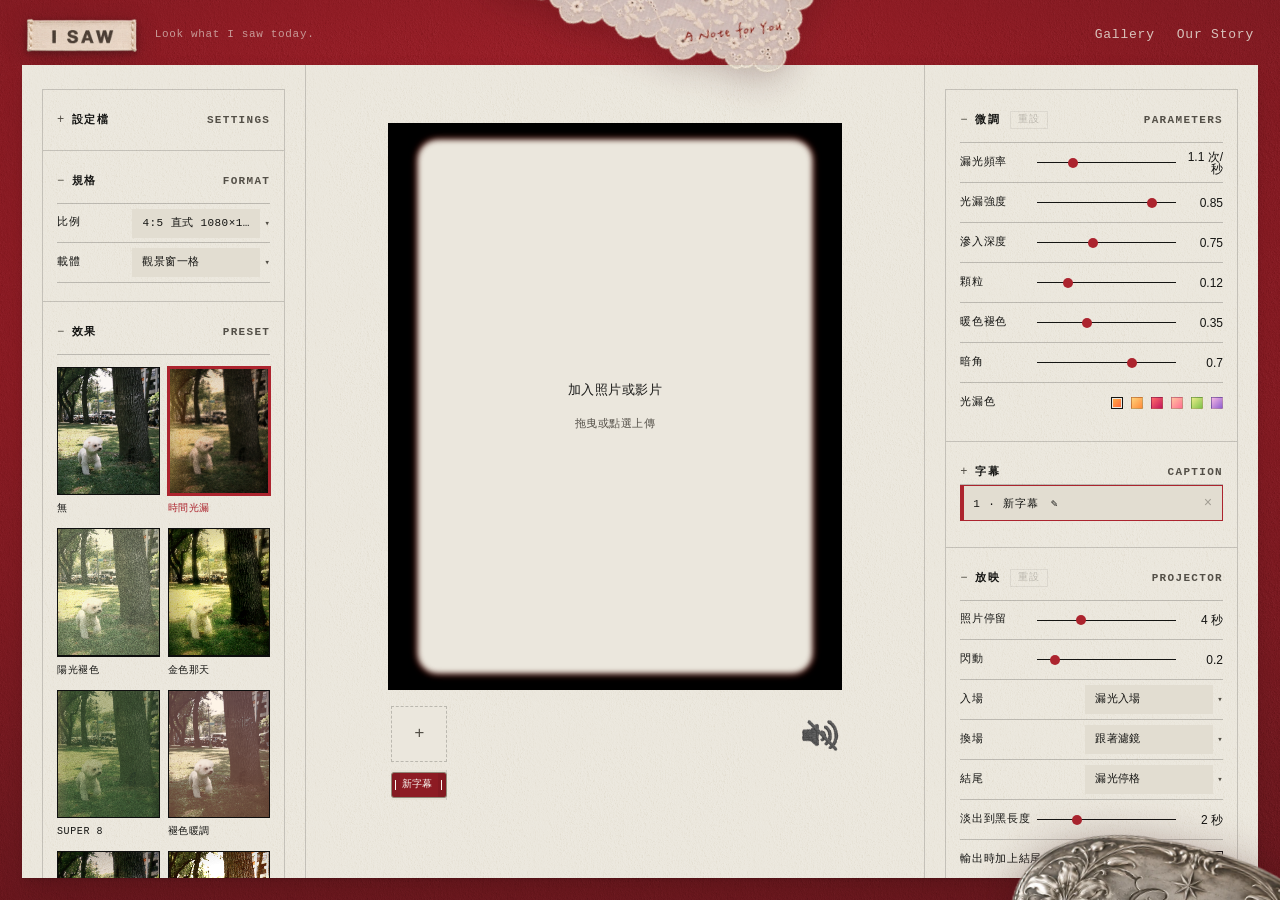
<file: film_gallery.html>
<!doctype html>
<html lang="zh-Hant">
<head>
<meta charset="utf-8">
<meta name="viewport" content="width=device-width, initial-scale=1">
<title>Film Gallery</title>
<link rel="icon" type="image/png" sizes="32x32" href="assets/favicon-32.png">
<link rel="icon" type="image/png" sizes="48x48" href="assets/favicon-48.png">
<link rel="apple-touch-icon" sizes="180x180" href="assets/favicon-180.png">
<link rel="stylesheet" href="assets/design-tokens.css?v=1.3.0">
<link rel="stylesheet" href="assets/design-components.css?v=1.1.0">
<link rel="stylesheet" href="assets/design-patterns.css?v=1.2.0">
<style>
  :root{--ar:0.8;
    --hdh:54px;--padt:11px;--red-tex:.5;}
  *{box-sizing:border-box}
  html,body{margin:0;height:100%;background:var(--red);color:var(--ink);font-family:var(--sans);font-size:12px}
  /* 參考圖的紅不是平塗：中上偏亮，往四周與底部漸暗 */
  body{background-image:radial-gradient(ellipse 120% 95% at 46% 30%,
    var(--red) 0%,var(--red-700) 38%,var(--red-800) 74%,var(--red-900) 100%)}
  /* 紅底的紙材獨立成一層，才能用 opacity 單獨調濃淡
     （background-blend-mode 沒有強度參數，米白面板則維持原本的做法） */
  body::before{content:"";position:fixed;inset:0;z-index:1;pointer-events:none;
    mix-blend-mode:soft-light;opacity:var(--red-tex,.5);
    background-image:var(--paper-tex);background-size:var(--paper-tex-size)}
  .hd,.app{position:relative;z-index:2}   /* 操作區與頁首在雜訊之上 */
  /* 最外圍一圈深紅，裡面整張是紙 */
  body{padding:var(--padt) 22px 22px;min-height:100vh}
  .app{display:grid;grid-template-columns:clamp(260px,23%,340px) 1fr clamp(300px,27%,400px);min-height:calc(100vh - 22px - var(--padt) - var(--hdh));background:var(--paper);border:0;
    /* 自然陰影：多層疊加、模糊逐層加倍、透明度遞減，模擬真實光線衰減 */
    box-shadow:
      0 1px 1px   color-mix(in oklch,var(--neutral-950) 7%,transparent),
      0 2px 4px   color-mix(in oklch,var(--neutral-950) 6%,transparent),
      0 6px 10px  color-mix(in oklch,var(--neutral-950) 5.5%,transparent),
      0 12px 22px color-mix(in oklch,var(--neutral-950) 5%,transparent),
      0 24px 44px color-mix(in oklch,var(--neutral-950) 4.5%,transparent),
      0 44px 80px color-mix(in oklch,var(--neutral-950) 4%,transparent)}
  @media (max-width:860px){body{padding:12px}.app{grid-template-columns:1fr;min-height:calc(100vh - 24px - var(--hdh))}}

  /* ============ 舞台 ============ */
  .stage{position:relative;display:flex;align-items:center;justify-content:center;padding:28px;overflow:hidden;
    background-color:var(--paper);
    background-image:radial-gradient(color-mix(in oklch,var(--ui-shadow) 6%,transparent) .6px,transparent .7px),var(--paper-tex);
    background-size:14px 14px,var(--paper-tex-size);
    background-blend-mode:multiply,var(--paper-tex-blend)}
  /* 偽全螢幕：不依賴 Fullscreen API。實測有些瀏覽器／內嵌環境會直接忽略
     requestFullscreen()，回傳的 promise 不成功也不失敗，按鈕就變成完全沒反應。
     這層用 CSS 把舞台撐滿視窗，任何環境都有效；真全螢幕仍然照試，成功就順便去掉瀏覽器外框 */
  /* 畫板＝成品 + 底下的素材條。兩者同寬，所以寬度算在 .board 上，
     .frame 只要跟著撐滿即可。--barh 是素材條佔掉的高度，要從成品的高度預算裡扣掉 */
  .board{--barh:74px;display:flex;flex-direction:column;min-width:0;
    width:min(100%,calc((100vh - 98px - var(--barh) - var(--padt) - var(--hdh)) * var(--ar)));
    max-width:100%}
  .frame{
    position:relative;container-type:size;overflow:hidden;isolation:isolate;background:#000;
    aspect-ratio:var(--ar);
    width:100%;
    max-width:100%;
    max-height:calc(100vh - 98px - var(--barh,0px) - var(--padt) - var(--hdh));

  }
  /* 素材條：貼在成品正下方，放縮圖、「＋」與預覽聲音開關 */
  .stagebar{display:flex;align-items:center;gap:10px;height:var(--barh);padding-top:16px}
  .stagebar .items{flex:1 1 auto;min-width:0;padding:0;border-bottom:0}
  #sound{flex:0 0 auto;align-self:flex-start;margin-top:6px;width:44px;height:44px;padding:0;cursor:pointer;
    background:transparent;border:0;box-shadow:none;transition:none}
  #sound:hover{background:transparent;border:0;box-shadow:none;filter:none;transform:none}
  #sound:focus-visible{outline:1px solid var(--ink);outline-offset:2px}
  #sound img{display:block;width:100%;height:100%;object-fit:contain;pointer-events:none}
  .frame img,.frame video,.thumb img,.thumb video{display:block;width:100%;height:100%;object-fit:cover;position:absolute;inset:0}
  /* 主文字跟小提示是兩個 grid 項目（<small> 是 block，會自成一列）。
     原本 place-items:center 讓兩列各自平分高度、各自置中，中間就空了一大段。
     改成 align-content:center + gap：兩排當成一組一起置中，距離由 gap 決定 */
  .placeholder{position:absolute;inset:0;display:grid;justify-items:center;align-content:center;gap:12px;
    text-align:center;padding:24px;cursor:pointer;z-index:50;
    color:var(--ink);font:13px/1.9 var(--mono);background:var(--paper);letter-spacing:.5px}
  .placeholder::before{display:none}
  .placeholder small{display:block;font:11px/1.7 var(--mono);color:var(--ui-text-muted)}
  .frame.dragover .placeholder{background:var(--paper-2)}
  .frame.dragover{outline:2px dashed var(--paper);outline-offset:-10px}
  /* 字幕與拖曳輔助線在外框（45）上方；畫布輸出沿用相同層級。 */
  .caption{position:absolute;left:var(--x,50%);top:var(--y,90%);transform:translate(-50%,-50%);z-index:46;text-align:center;white-space:nowrap;
    pointer-events:auto;cursor:move;user-select:none;touch-action:none;max-width:96%;
    /* 字體、字形、字距由字幕自己的變數決定（見 CAPTION_FONTS）。
       拆成獨立屬性而不是 font 簡寫 —— 輸出渲染器是一個一個讀 computed style 的，這樣最穩 */
    font-style:var(--cfs,italic);font-weight:var(--w,700);
    font-size:calc(var(--s,4) * 1cqw);
    font-family:var(--cff,Georgia,"Songti TC",serif);
    letter-spacing:var(--cls,.5px);
    color:var(--c,#e0a23a);text-shadow:0 0 12px rgba(0,0,0,.35)}
  /* 辰宇落雁體：先用系統已經裝的（秒開），沒裝才載 assets/fonts/ 裡打包的那份（9.1 MB）。
     授權 SIL OFL 1.1，完整條文在 assets/fonts/OFL-辰宇落雁體.txt —— 那份不能刪，OFL 要求隨檔散布。
     swap：字還沒載進來之前先用後備字體顯示，不要讓字幕整段空白 */
  @font-face{
    font-family:"辰宇落雁體";
    src:local("辰宇落雁體 2.0 Thin"), local("ChenYuluoyan-2.0-Thin"),
        url("assets/fonts/ChenYuluoyan-2.0-Thin.ttf") format("truetype");
    font-weight:normal;font-style:normal;font-display:swap;
  }
  .caption.dragging{outline:1px dashed rgba(255,255,255,.6);outline-offset:4px}
  /* 拖曳字幕時的對齊輔助線。只有拖的當下存在（放開就整個移除），
     所以不可能被畫進輸出 —— 輸出期間也不會有人在拖 */
  .snapline{position:absolute;z-index:47;pointer-events:none;background:var(--red);
    box-shadow:0 0 4px color-mix(in oklch,var(--ui-shadow) 50%,transparent)}
  .snapline.v{top:0;bottom:0;width:1px;margin-left:-.5px}
  .snapline.h{left:0;right:0;height:1px;margin-top:-.5px}
  .caption:empty{display:none}
  .capblock{padding:6px 0 2px;border-bottom:var(--bw) solid var(--hair)}
  .capblock .rowline{border-bottom:0;min-height:32px}
  .capblock .del{color:var(--ui-text-muted);cursor:pointer}
  .capblock .del:hover{color:var(--ink)}

  .slot{position:absolute;overflow:hidden;isolation:isolate;background:#000}
  /* 留白的格子：素材不夠時多出來的那一格。底色拿掉，露出後面（觀景窗＝框本身的底、
     圖框類＝框外面那張底圖），不要變成一塊突兀的黑色方塊 */
  .slot.empty{background:transparent}
  .slot+.slot .placeholder{color:transparent}
  .slot+.slot .placeholder small{visibility:hidden}
  /* 會抖動的圖層要比畫面大一點，抖的時候才不會露出邊 */
  .gate{position:absolute;inset:-3%;overflow:hidden;will-change:transform}

  /* 共用顆粒：量測 Super 8 參考 = 純亮度雜訊（通道相關 .93）、sd ≈ 1.1%、顆粒約 0.3–0.4% 畫面寬、每張源格重新隨機
     → 噴聲 alpha 轉成灰階（中心 .5，可同時變亮變暗）、overlay 疊色、尺寸用 cqw 綁畫面寬，JS 逐格位移時加 .js 關掉 CSS 動畫 */
  .grain{position:absolute;inset:-60%;pointer-events:none;mix-blend-mode:overlay;z-index:30;opacity:var(--grain,.25);will-change:transform;
    background-image:url("data:image/svg+xml;utf8,<svg xmlns='http://www.w3.org/2000/svg' width='300' height='300'><filter id='n' x='0' y='0' width='100%' height='100%' color-interpolation-filters='sRGB'><feTurbulence type='fractalNoise' baseFrequency='.55' numOctaves='2' seed='7' stitchTiles='stitch'/><feColorMatrix values='0 0 0 1 0  0 0 0 1 0  0 0 0 1 0  0 0 0 0 1'/><feComponentTransfer><feFuncR type='linear' slope='2.4' intercept='-.7'/><feFuncG type='linear' slope='2.4' intercept='-.7'/><feFuncB type='linear' slope='2.4' intercept='-.7'/></feComponentTransfer></filter><rect width='100%' height='100%' filter='url(%23n)'/></svg>");
    background-size:50cqw 50cqw;
    animation:grain .35s steps(5) infinite}
  .grain.js{animation:none}
  .grain.coarse{opacity:calc(var(--grain,.25)*.5);background-size:120cqw 120cqw;animation-duration:.5s;animation-direction:reverse}
  @keyframes grain{0%{transform:translate(0,0)}20%{transform:translate(-5%,3%)}40%{transform:translate(4%,-6%)}60%{transform:translate(-3%,-2%)}80%{transform:translate(6%,4%)}100%{transform:translate(0,0)}}
  .fx{position:absolute;inset:0;pointer-events:none}
  .dust{position:absolute;inset:0;pointer-events:none;z-index:35}
  /* 白點：參考 5×14 px / 530 → 1%×3% W 的直立小長條，+30% 亮，停 1–2 張源格 */
  .speck{position:absolute;border-radius:50%;background:#fff;opacity:.8;filter:blur(.08cqw)}
  /* 紅點：參考直徑 4–5% W、飽和紅 (255,60,60)、軟邊、停 0.17–1.1 s、慢慢漂 */
  .speck.red{background:radial-gradient(circle,#ff5050 0 30%,rgba(255,60,60,.7) 55%,rgba(255,60,60,0) 75%);filter:blur(.15cqw);opacity:.9;transition:transform linear}
  .speck.dark{background:#000;opacity:.7}
  .scratch{position:absolute;top:0;bottom:0;width:.12cqw;background:rgba(255,255,255,.4)}
  .scratch.dark{background:rgba(0,0,0,.6)}
  .black{background:#000;opacity:var(--black-op,0);z-index:39}

  /* ============ 放映機閃動 / 閃光 / 結尾淡出（全域層） ============ */
  #flick{position:absolute;inset:0;pointer-events:none;z-index:42}
  #flick>div{position:absolute;inset:0;opacity:0}
  #flick .f-dark{background:#000}
  #flick .f-light{background:#fff;mix-blend-mode:soft-light}
  #fade{position:absolute;inset:0;pointer-events:none;z-index:58}
  #fade>div{position:absolute;inset:0;opacity:0}
  #fade .e-black{background:#000}
  #fade .e-purple{background:linear-gradient(180deg,rgba(70,25,110,.75),rgba(40,15,80,.6));mix-blend-mode:normal}
  #trans .t-over{background:#fff;inset:-4%}

  /* ============ 換場景轉場層（只在多素材切換時出現，逐格硬切） ============ */
  #trans{position:absolute;inset:0;pointer-events:none;z-index:60}
  #trans>div{position:absolute;inset:-4%;display:none}
  #trans .t-fill{background:#000}
  /* 燒片畫格上的細直條紋，模擬底片曝光不均 */
  #trans .t-fill::after{content:"";position:absolute;inset:0;opacity:.35;mix-blend-mode:multiply;
    background:repeating-linear-gradient(90deg,rgba(0,0,0,0) 0 6cqw,rgba(0,0,0,.25) 6cqw 9cqw,rgba(255,255,255,.12) 9cqw 13cqw,rgba(0,0,0,0) 13cqw 21cqw)}
  #trans .t-wipe{filter:blur(1.5cqw)}

  /* ============ 預設 1：暖調光漏 ============ */
  .p-leak .media{filter:sepia(var(--warm,.35)) saturate(1.25) contrast(1.06) brightness(.92)}
  .p-leak .tint{background:linear-gradient(180deg,rgba(255,170,80,.18),rgba(120,20,0,.28));mix-blend-mode:multiply}
  /* 漏光：固定在左緣（光從機身縫隙進來的位置），強度由 JS 逐格脈衝驅動。
     不用 CSS 動畫，因為真實漏光的閃動是不規則的。
     也刻意不留 transition —— pulse() 每格自己算好該多亮（見 PRESETS.leak），
     再疊一層 CSS 過渡的話，「一格一格算」的輸出管線會被真實時間拖著跑 */
  .p-leak .leak{left:0;top:-25%;bottom:-25%;width:var(--lw,30%);
    mix-blend-mode:screen;opacity:0;filter:blur(26px);
    transform:translateY(var(--ly,0));
    background:
      radial-gradient(70% 42% at 0% 50%,rgba(255,250,230,.85) 0%,transparent 62%),
      linear-gradient(90deg,var(--la,#ffb347) 0%,var(--lb,#ff5e3a) 42%,transparent 100%)}
  .p-leak .leak.two{width:var(--lw2,16%);filter:blur(42px);
    background:radial-gradient(60% 70% at 0% 50%,var(--lb,#ff5e3a) 0%,transparent 72%)}
  .p-leak .edge{mix-blend-mode:screen;background:linear-gradient(90deg,rgba(255,200,90,.55),rgba(255,120,40,.2) 12%,transparent 30%);
    animation:breathe 4.8s ease-in-out infinite alternate}   /* 左緣的底光，與脈衝無關 */
  @keyframes breathe{from{opacity:.55}to{opacity:.95}}
  .p-leak .vig{background:radial-gradient(ellipse at 50% 50%,transparent 55%,rgba(20,5,0,.45) 85%,rgba(0,0,0,.8) 100%);opacity:var(--vig,1)}

  /* ============ 預設 2：Super 8 ============
     量測：亮部壓到 55–70%（p99 136–178）、暗部抬到 9–16% 且偏藍灰 (31,33,43)、中間調青綠 (98,142,118)、亮部黃 (191,180,101)、
     飽和 .3–.4、邊緣 10–90% 寬 ≈ 1.3% W（σ≈.5% W）。閃爍由 JS 逐格給 --flick（sd 6.3%），不用 CSS 週期動畫。 */
  .p-strip .media{filter:contrast(.62) brightness(.9) saturate(.95) brightness(var(--flick,1)) blur(calc(var(--soft,.25)*1cqw))}
  .p-strip .fadeL{background:#1a2236;mix-blend-mode:lighten;opacity:var(--fade,.7)}            /* 暗部抬成藍灰 */
  .p-strip .cast{mix-blend-mode:soft-light;opacity:.85;background:rgb(110,160,135)}             /* 中間調青綠 */
  .p-strip .cast2{mix-blend-mode:multiply;opacity:.8;background:rgb(250,236,165)}               /* 亮部壓黃（減藍） */
  /* 左邊漏光：量測外側 9% W 基準比內側亮 5–8%；每 ~0.3 s 一張源格（55 ms）脈衝到 +20%、R−G +25（洋紅紅）。右邊外側 10% 暗 10%。 */
  .p-strip .edgeleak{mix-blend-mode:screen;opacity:calc(var(--eleak,.7)*.3);
    background:linear-gradient(90deg,var(--la,#ff9678) 0%,transparent 13%)}
  .p-strip .edgeleak.pulse{opacity:var(--eleak,.7);
    background:linear-gradient(90deg,var(--lb,#ff506e) 0%,transparent 14%)}
  .p-strip .edgeR{background:linear-gradient(270deg,rgba(0,0,0,.22),rgba(0,0,0,0) 12%)}

  /* ============ 預設 3：8mm 放映機 ============
     量測：飽和只有 .17–.23、亮部壓到 72–77%、黑位保留 (p1≈5%)、中間調中性偏冷 (111,125,145)、亮部略青；
     邊緣 σ≈.2–.4% W；閃爍只有 0.6%（JS 給 --flick）；暗角不是大範圍黑，而是 3% W 寬、−18%、偏黃褐的窄邊。 */
  .p-proj .media{filter:contrast(.85) brightness(.84) saturate(.6) brightness(var(--flick,1)) blur(calc(var(--soft,.3)*1cqw))}
  .p-proj .warm{background:#9fb0bd;mix-blend-mode:soft-light;opacity:.5}
  .p-proj .vig{box-shadow:inset 0 0 calc(var(--vig,.6)*10cqw) calc(var(--vig,.6)*.8cqw) rgba(42,28,10,.75)}
  /* 塵點：參考 ≤1 顆/秒、0.3% W、停 1 格、多為暗點；尺寸 / 模糊都綁 cqw */
  .mote{position:absolute;border-radius:50%;background:radial-gradient(circle,rgba(255,250,235,.95),rgba(255,250,235,0) 70%);pointer-events:none}
  .mote.dark{background:radial-gradient(circle,rgba(30,20,10,.9),rgba(30,20,10,0) 70%)}
  .hair{position:absolute;width:.1cqw;background:rgba(0,0,0,.55);transform-origin:top;pointer-events:none;filter:blur(.06cqw)}

  /* ============ 預設 4：黑白老電影 ============
     沒有參考影片；套用同樣原則：亮部壓縮、黑位抬高、閃爍逐格隨機（不用 CSS 週期）、顆粒 / 抖動綁畫面尺寸 */
  .p-bw .media{filter:grayscale(1) contrast(1.05) brightness(.92) sepia(var(--tone,.25)) brightness(var(--flick,1)) blur(.12cqw)}
  .p-bw .fadeL{background:#161616;mix-blend-mode:lighten;opacity:.9}
  .p-bw .vig{background:radial-gradient(ellipse at 50% 50%,transparent 50%,rgba(0,0,0,.4) 82%,rgba(0,0,0,.75) 100%);opacity:var(--vig,1)}
  .p-bw .grain{opacity:var(--grain,.4);mix-blend-mode:overlay}
  /* Safari 的 lighten 疊層會遮掉影片；這兩個濾鏡改在 GPU 畫布內混色。 */
  .frame canvas.filmcolor,.thumb canvas.filmcolor{display:block;position:absolute;inset:0;width:100%;height:100%;object-fit:cover;filter:none}
  .film-source{display:none}

  /* ============ 預設 5：褪色暖調（第三支參考：幾乎無顆粒無閃動、亮部不到白、暗部抬到暖褐） ============ */
  .p-faded .media{filter:contrast(.84) saturate(.82) sepia(.22) brightness(1.02) hue-rotate(-4deg)}
  .p-faded .lift{background:rgb(104,74,66);mix-blend-mode:lighten;opacity:var(--lift,.58)}
  .p-faded .cast{background:linear-gradient(180deg,rgba(214,168,196,.55) 0%,rgba(240,170,130,.55) 100%);mix-blend-mode:soft-light;opacity:var(--castop,.8)}
  .p-faded .vig{background:radial-gradient(ellipse at 50% 50%,transparent 62%,rgba(60,30,20,.35) 100%);opacity:var(--vig,.5)}
  #intro{position:absolute;inset:0;pointer-events:none;z-index:59;display:none}

  /* ============ 預設 6：花田柔光（量測自參考影片 2026-09-15 02:51） ============
     量測 745 格 176×109：亮度百分位 p1=0 p5=5 p50=87 p95=199 p99=219；
     10.85% 像素低於 16（暗部壓死）、僅 0.07% 高於 240（亮部滾降、不到純白）；
     飽和 .351；鄰接像素平均差 5.58（顆粒重）；R>G>B，亮部 212/198/178（暖） */
  .p-bloom .media{filter:saturate(var(--sat,.85)) contrast(var(--con,1.22)) brightness(var(--exp,1.06))
    blur(calc(var(--soft,.35)*1cqw))}
  /* 亮部滾降 + 暖調：multiply 一層暖白，把最大值壓到約 R100% G93% B82%，與量測的亮部比例一致 */
  .p-bloom .warmtint{mix-blend-mode:multiply;
    background:linear-gradient(180deg,rgba(255,238,212,1) 0%,rgba(252,230,202,1) 100%);
    opacity:var(--warm,.85)}
  /* 光暈／暈光：素材複製一份，模糊提亮後用 screen 疊回去，亮處自然溢出。
     原本用 backdrop-filter，但輸出用的 canvas 渲染器不支援 —— 畫板看得到、下載出來卻沒有 */
  .p-bloom .bloom{mix-blend-mode:screen;opacity:calc(var(--glow,.5)*.55);overflow:hidden}
  .p-bloom .bloom .media{filter:blur(calc(var(--glow,.5)*3cqw)) brightness(1.45) contrast(1.25) saturate(.75)}
  /* 暗部壓死 */
  .p-bloom .crush{mix-blend-mode:multiply;background:rgba(18,14,10,1);opacity:var(--crush,.18)}
  .p-bloom .vig{background:radial-gradient(ellipse at 50% 48%,transparent 42%,rgba(12,8,4,.5) 78%,rgba(0,0,0,.88) 100%);
    opacity:var(--vig,.8)}

  /* ============ 預設 17：那年夏天（量測自 Lily 給的參考照 IMG_0568，2026-10-02）============
     內容區 1206×906。這張跟現有每一個濾鏡最大的不同：**亮部是真的燒穿的**。
       · 18.08% 的像素是純白 —— 其他六個濾鏡實測全部 0.00%，
         因為它們的設計就是「亮部不到白」（那是從底片參考影片量出來的，沒有錯，只是另一種行為）
       · 暗部 (44,26,18) 暖紅褐，紅是藍的 2.4 倍；中間調 (144,102,69) 明顯偏橘
       · 亮部 (248,232,233) 近白，而且藍跟綠幾乎一樣高 —— **燒穿的地方不帶黃，是乾淨的白**
       · 飽和 .456；顆粒 rms 6.21，比沒套濾鏡的原圖（13.70）還低
         → 那個粗粗的底片感是「粗顆粒 ＋ 柔焦」同時存在，只加顆粒會變得又利又髒
       · 右緣 (148,100,99) 比左緣 (104,73,58) 亮而且更暖 → 右邊有一道暖光
     做法上最關鍵的一件事：**暖色先染（sepia），再用 brightness 把頂端推爆**。
     順序反過來的話，燒穿的地方會被染成黃色；照這個順序，爆掉的地方會自己回到乾淨的白，
     所以「中間調很暖、亮部乾淨」是順序換來的，不是另外補一層。 */
  .p-summer .media{filter:blur(calc(var(--soft,.35)*1cqw)) sepia(var(--warm,.4))
    saturate(var(--sat,1.25)) contrast(var(--con,1.2)) brightness(var(--exp,1.9))}
  /* 暗部暖褐：screen 只抬暗部、亮部幾乎不動（跟漏光底片的暗部青綠同一招，只是換成暖色） */
  .p-summer .lift{mix-blend-mode:screen;background:rgb(92,34,10);opacity:var(--lift,.5)}
  /* 右側那道暖光 */
  .p-summer .rleak{mix-blend-mode:screen;opacity:var(--leak,.55);
    background:linear-gradient(98deg,transparent 38%,rgba(255,80,20,.45) 76%,rgba(255,140,60,.95) 100%)}
  .p-summer .vig{background:radial-gradient(ellipse at 52% 48%,transparent 52%,rgba(20,8,4,.4) 84%,rgba(10,4,2,.7) 100%);
    opacity:var(--vig,.25)}

  /* ============ 預設 7：陽光褪色（量測自參考影片 2026-09-15 02:56） ============
     48 格取樣：亮度 p1=41 p5=59 p50=147 p95=207 p99=218；低於 16 僅 0.05%（暗部抬起、不壓黑）
     中位 RGB 149/152/87（黃綠）、暗部 44/65/25（綠色地板）、亮部 215/210/170
     飽和 .376、鄰接差 9.03（比影片 1 更重） */
  .p-sun .media{filter:saturate(var(--sat2,1.05)) contrast(var(--con2,.78)) brightness(var(--exp,1.28))
    blur(calc(var(--soft,.3)*1cqw))}
  /* 暗部抬升：screen 一層量測到的暗部色 (44,65,25)。
     原本用 lighten 當「地板」，但媒體濾鏡 contrast(.78) brightness(1.28) 已經把最暗值抬到 68，
     高於這個地板，所以只有源值 <12% 的像素會被影響 → 滑桿幾乎沒反應。
     改成 screen：暗部抬最多、亮部幾乎不動，整條滑桿都有作用（0→1 時暗部 +45、中間調 +19、亮部 0） */
  .p-sun .lift{mix-blend-mode:screen;background:rgb(44,65,25);opacity:var(--lift,.25)}
  /* 黃綠色偏 + 亮部上限：multiply 一層淡黃綠，把藍色壓下來 */
  .p-sun .cast{mix-blend-mode:multiply;background:rgb(242,238,196);opacity:var(--cast,.8)}
  /* 霧化：低對比的來源，screen 一層暖白把整體推亮壓縮動態範圍 */
  .p-sun .haze{mix-blend-mode:screen;
    background:linear-gradient(170deg,rgba(255,250,228,1) 0%,rgba(236,240,214,1) 100%);
    opacity:var(--haze,.16)}
  .p-sun .vig{background:radial-gradient(ellipse at 50% 46%,transparent 55%,rgba(60,55,25,.28) 88%,rgba(40,38,14,.45) 100%);
    opacity:var(--vig,.5)}


  /* ============ 預設 8：方寸之間 ============
     概念：從相機觀景窗裡看出去。
     機身是 Lily 畫的一張 PNG（assets/finder.webp，1210×1594，有 alpha）。
     量測：機身區域不透明度 253~254（完全擋住），中間是乾淨的透明洞，
     洞在圖檔裡的位置 x 15.87~80.91%、y 35.01~65.24%，洞緣有 28~29px 的羽化。
     圖檔長寬比 0.759，畫布是 0.800，用 fill 撐滿（橫向拉伸 5%，在這種柔焦物件上看不出來）。
     取景窗的照片比洞大一圈，硬邊會被圖檔羽化的洞緣蓋住。
     環境反射：把照片大幅模糊後用 soft-light 疊在最上層 ——
     機身會染上當下景色的顏色（量測參考影片得到的特性），窗內則多一層很淡的暈光。
     窗內調性 contrast .60 + brightness 1.12，實測 p1≈78 / p50≈170，與參考影片一致。
     手持是慢速漂移不是抖動（見 handHold）。相機（機身＋窗）一起晃，
     照片則由 .hold 反向抵銷掉，所以看起來是「景站著不動、相機在飄」——
     洞會在靜止的照片上慢慢游移，像真的端著相機找構圖。
     反向量的上限＝窗超出洞的那一圈＋照片放大溢出的部分，用 tanh 收邊。 */
  .p-finder{background:#000}
  .p-finder .rig{position:absolute;inset:0}

  /* 1 取景窗：清楚的那一塊。素材直接 cover 這個窗（而不是先鋪滿整張畫布再切一塊出來
     —— 那樣直式影片只會看到中間 17% 的高度，主體幾乎都被切掉） */
  .p-finder .win{position:absolute;left:var(--wl);top:var(--wt);width:var(--ww);height:var(--wh);
    overflow:hidden;border-radius:1.6cqw}
  /* hold：抵銷手晃的那層。照片掛在它裡面，所以 .media 自己的 scale(--zoom) 不受影響 */
  .p-finder .hold{position:absolute;inset:0}
  .p-finder .win .media{filter:contrast(var(--wcon,.60)) brightness(var(--exp,1.12))
    saturate(var(--wsat,.95)) blur(calc(var(--soft,.45)*1cqw));
    transform:scale(var(--zoom,1));transform-origin:50% 50%}
  .p-finder .win .haze{mix-blend-mode:screen;opacity:var(--haze,.08);
    background:linear-gradient(168deg,rgba(255,252,240,1) 0%,rgba(226,234,240,1) 100%)}

  /* 2 取景器本體：有 alpha 的圖，直接疊上去，窗的位置是透明的洞 */
  .p-finder .finder{position:absolute;inset:0;width:100%;height:100%;object-fit:fill;
    pointer-events:none;filter:brightness(var(--fbri,1));
    transform:scale(var(--fsc,1));transform-origin:50% 50%}

  /* 3 環境反射：照片大幅模糊後疊在最上層。
     用 color 混合 —— 只換色相與飽和度，保留圖上原本畫的明暗與金屬高光，
     所以圖檔本來的暖黃／冷銀會直接被當下景色的顏色蓋掉 */
  .p-finder .refl{position:absolute;inset:-8%;overflow:hidden;pointer-events:none;
    mix-blend-mode:color;opacity:var(--refl,.7)}
  .p-finder .refl .media{filter:blur(9cqw) saturate(1.3)}

  /* ============ 星星對切 ============
     畫面上下對切，兩半放同一個素材、各播各的。
     同一張星星遮罩用兩次：上半「星星填上顏色蓋在照片上」，下半「整片顏色、星星處挖空露出照片」。
     兩半的遮罩層尺寸一樣、也都用 cover，所以星星的位置上下完全對齊。

     遮罩層是 <img>，src 是程式當場用 canvas 合成出來的 data URL。
     為什麼不用 mask-image / clip-path：輸出影片的 canvas 渲染器兩個都不支援（見 README），
     但它畫得出 <img> 與 object-fit，所以走這條預覽跟輸出才會一致。 */
  /* ============ 郵票載體 ============
     郵票是「載體」不是濾鏡，所以可以跟任何濾鏡疊。
     它有兩格：第一格滿版（框外面的底圖，固定放第一張照片），第二格是票面的窗（輪播）。
     兩格都走同一個濾鏡的 build()，所以框外面跟框裡面的色調是一致的 ——
     底圖層如果自己另外寫 filter，會把濾鏡的 filter 整個蓋掉，顏色就分家了。
     所以底圖只用 transform 放大 + 一層 ::after 壓暗，兩個輸出渲染器都畫得出來
     （它支援 transform 與 ::after，但不支援「父層 filter 影響子層」—— 見 README） */
  /* 底圖那格要用 .bgcell 認，不能用 :first-child ——
     #frame 裡前面還有 flick / trans / fade / intro 四個固定層，格子永遠不是第一個孩子 */
  .slot.bgcell .media{transform:scale(var(--sbzoom,1.3));transform-origin:50% 50%}
  .slot.bgcell::after{content:"";position:absolute;inset:0;z-index:40;
    background:rgba(10,8,6,var(--sbdim,.45));pointer-events:none}

  /* 紙上時光：白邊卡片本身沒有形狀圖，純 CSS 畫一塊白底＋淡淡的投影，
     模擬照片放在桌上、紙張本身有一點厚度的感覺。位置由 build() 算好直接寫 inline style，
     這裡只管外觀 */
  /* 邊框色：比網站底色 --paper(#ebe7dd) 再亮一點的米灰，不是純白，
     也不會太接近底色跟畫面融在一起。
     不加投影：這個白邊本來就窄（3.5%），投影的模糊範圍（4px/9px）比邊框本身還寬，
     結果整圈都暈到照片裡面去，變成「照片內側有陰影」。
     也不能用 outline 代替——outline 這個屬性輸出用的 canvas 渲染器不認得
     （見 paintTree／paintBg，只讀 backgroundColor/backgroundImage/boxShadow 這幾樣），
     預覽會看到框、輸出影片會不見，等於騙了自己。乾脆就純色平面，不做邊界裝飾 */
  .card-bg{position:absolute;background:#f4f1eb}

  /* ============ 預設 9：金色那天（量測自參考影片，884×634、6.7s、三個鏡頭） ============
     · 亮部（L>205）平均 RGB 237/228/158 —— 藍色比紅色低 79。
       兩支沒加工的對照影片量出來是 224/223/225 與 227/224/221（中性白，差 ±6），
       所以「最亮不是白色、而是淺黃色」是這支最明確、也最容易複製的特徵
     · 暖度隨亮度遞增：亮部 R−B +79、中間調 +25、暗部 +4 —— 不是整片罩黃
     · 亮度 p1=6 p50=53 p95=225 p99=237 max=252；19.7% 低於 16、僅 0.54% 高於 240
     · 貼著亮區的暗部比遠處亮 2.02 倍，平滑衰減約 14% 畫面寬（發光感；
       對照組量到 1.00 與 1.54，但亮區佔比差太多，所以半徑當參數調而不是當定值） */
  /* 灰階測試條搜出來的一組：入32→L7、入128→R−B 25（正好命中量測）、入248→L224 R−B47，
     而且入200 還有 L208，不會太早削平（參考影片只有 0.54% 超過 240，是有肩部的滾降） */
  .p-gold .media{filter:saturate(var(--sat,1.1)) contrast(var(--con,1.25)) brightness(var(--exp,1.1))
    blur(calc(var(--soft,.18)*1cqw))}
  /* 淺黃天花板：multiply 的絕對變化隨亮度遞增 —— 白色被拉到 255/248/178（R−B 77，命中量測的 79），
     中間調只被拉 39，暗部幾乎不動。這正好複製「愈亮愈黃」而不是整片罩黃 */
  .p-gold .ceil{mix-blend-mode:multiply;opacity:var(--gold,.9);
    background:linear-gradient(168deg,rgb(255,248,176) 0%,rgb(255,244,162) 100%)}
  /* 發光：疊在天花板之前，所以溢出來的光也會被染成金色 */
  .p-gold .glow{mix-blend-mode:screen;opacity:var(--glowop,.5);overflow:hidden}
  .p-gold .glow .media{filter:blur(calc(var(--grad,.55)*4cqw)) brightness(1.5) contrast(1.9)
    sepia(.55) saturate(1.7)}
  /* 壓黑：量測中位數只有 53，畫面大半是暗的，金色光斑才浮得出來 */
  .p-gold .crush{mix-blend-mode:multiply;background:rgb(30,22,14);opacity:var(--crush,.04)}
  .p-gold .vig{background:radial-gradient(ellipse at 50% 46%,transparent 40%,rgba(30,18,6,.46) 76%,rgba(6,4,0,.9) 100%);
    opacity:var(--vig,.6)}

  /* ============ 預設 10：霧裡微亮 ============
     原本想做參考影片那種「隔著玻璃折射」的效果，用位移貼圖 + 方向性光束試了三版都不對 ——
     那支影片的光條是橫掃整個畫面、跟內容無關的鏡頭內反射，
     而「從畫面內容算出光條」的做法，光條永遠會黏在亮點上（疊幾個角度就變星芒）。
     折射那套整個拿掉了，留下調校過程中意外好看的部分：低飽和、冷調、柔霧發光。 */
  .p-cool .media{filter:saturate(var(--sat,.62)) contrast(var(--con,.96))
    brightness(var(--exp,1.06)) blur(calc(var(--soft,.18)*1cqw))}
  /* 柔霧發光：素材複製一份，模糊提亮後 screen 疊回（不用 backdrop-filter —— 輸出渲染器不支援） */
  .p-cool .glow{mix-blend-mode:screen;opacity:var(--glowop,.5);overflow:hidden}
  /* 模糊半徑要夠大 —— 半徑太小等於把畫面細節原封不動提亮，會被讀成雜訊而不是霧 */
  .p-cool .glow .media{filter:blur(calc(var(--grad,.6)*9cqw)) brightness(1.3) saturate(.6)}
  /* 冷調：multiply 一層淡青，把暖色壓掉 */
  .p-cool .cool{mix-blend-mode:multiply;opacity:var(--cool,.3);
    background:linear-gradient(160deg,rgb(232,244,246) 0%,rgb(216,234,240) 100%)}
  /* 深度：柔霧會把整體提亮、黑被抬起來，畫面就扁了。
     用 color-burn 把中／深部拉回來 —— 灰階實測（相對輸入的變化量）：
       multiply   暗部 -3   中 -13  亮部 -25  ← 亮部被壓最多，方向相反
       overlay    暗部 -1   中  -5  亮部  -2  ← 太弱
       color-burn 暗部 -14  中 -10  亮部  -2  ← 暗部壓最多、亮部幾乎不動
     疊在柔霧與冷調之後，作用在「已經被提亮」的結果上 */
  .p-cool .depth{mix-blend-mode:color-burn;opacity:var(--depth,.35);
    background:rgb(206,212,216)}
  .p-cool .vig{background:radial-gradient(ellipse at 50% 48%,transparent 46%,rgba(20,28,32,.4) 80%,rgba(6,10,12,.86) 100%);
    opacity:var(--vig,.5)}

  /* ============ 舊派對（量測自 Lily 的兩張參考截圖：老建築棚戶景、老派對餐桌）============
     這支不是「整片罩一個顏色」，是暗部跟亮部往不同方向偏，而且偏的方向還看落在什麼顏色上：

     · 亮部（白桌布亮處，L>200）RGB 231/233/217，R−B 只有 +14 —— 幾乎中性，
       不像金色那天亮部會泛黃（那支是 R−B +79）。這支的亮部收得乾淨，快速削到一片近白，
       不是慢慢收光
     · 暗部落在「中性面」上（白桌布陰影帶、白盤陰影邊）：RGB 152/153/167、147/150/159 ——
       R 反而比 B 低（R−B −15），B 比 G 高（B−G +14）。**暗部是偏紫藍的，不是偏暖**
     · 暗部落在「暖色物體」上（黃餐巾摺處）：RGB 115/83/26，R−B +89 —— 濁濁的橄欖棕。
       但這不是另一套色偏，是同一個「陰影偏紫藍」疊在已經很黃的餐巾上，
       紫藍把餐巾原本乾淨的黃「弄髒」變成橄欖色，兩種暗部其實是同一個機制、只是打在誰身上
     · 所以做法是**只調暗部**，不是整片调色：亮部維持接近原色，暗部統一往深紫藍拉，
       落在中性面上看得出紫，落在暖色物體上看起來像變濁 */
  .p-party .media{filter:saturate(var(--sat,.85)) contrast(var(--con,1.0)) brightness(var(--exp,1.05))
    blur(calc(var(--soft,.5)*1cqw))}
  /* 發光：只加亮、不額外染色（跟金色那天不同，那支刻意疊 sepia+saturate 讓光暈變金黃，
     這支的亮部量測起來要接近中性，所以只用 blur+brightness 讓最亮的地方暈開一圈光暈，
     不再加別的色調——顏色交給後面的紫調／濁暖層去統一染） */
  .p-party .glow{mix-blend-mode:screen;opacity:var(--glowop,.4);overflow:hidden}
  .p-party .glow .media{filter:blur(calc(var(--grad,.5)*6cqw)) brightness(1.6)}
  /* lighten：只把「比這個顏色暗」的地方墊到這個顏色，比它亮的地方完全不受影響 ——
     跟陽光褪色的暗部抬升是同一個技巧，差在這裡選了偏藍紫的顏色（B 明顯比 R、G 高），
     命中量測到的「暗部落在白色上會偏紫」。
     實測發現：對比一旦調高會把暗部提早壓到 0，這層再怎麼疊都疊不上去
     （lighten 在 0 上會直接變成地板色，但如果暗部已經被壓到 0 之前的濾鏡層還沒跑到這裡，
     順序沒問題，問題是 contrast 開太高，正常暗部細節被壓沒了，紫色浮不出來）——
     所以這支的對比刻意壓低，把「拉低反差」也算進調性裡 */
  .p-party .violet{mix-blend-mode:lighten;background:rgb(58,54,80);opacity:var(--violet,.6)}
  /* multiply：把整體壓濁、偏棕黃。opacity 刻意調低——
     multiply 對「本來就亮」的地方影響反而比暗部大（亮部乘出來的絕對變化比較大），
     開太高亮部會被拉暖，跟「亮部收得乾淨接近白」的量測結果衝突，
     這層只需要一點點就夠把暖色物體的暗部混成橄欖色 */
  .p-party .warm{mix-blend-mode:multiply;background:rgb(150,124,74);opacity:var(--warm,.16)}
  .p-party .vig{background:radial-gradient(ellipse at 50% 48%,transparent 44%,rgba(28,20,26,.42) 80%,rgba(10,6,10,.82) 100%);
    opacity:var(--vig,.4)}

  /* ============ 預設 14：漏光底片（量測自 Lily 給的參考照片 IMG_0347.jpg，2026-09-25）============
     照片 1206×1043，上緣 207px 是沒曝到光的黑邊（掃描的底片邊，不做進濾鏡）。
     底色（只量完全沒漏光的上三分之一）：
       · 暗部 (1,11,10)：紅被壓到 0、綠青抬起約 11 —— 夜景的黑不是純黑，是偏青綠的黑
       · 亮部最亮 0.5% 只到 (213,229,200)：到不了純白，而且偏綠
       · 顆粒很細：相鄰像素差 rms 只有 1~2，熱核的綠藍通道才到 9~13
     漏光：
       · 覆蓋下方約 60%，上緣在畫面高度 40%（右側）到 52%（左緣）之間，右邊比左邊高
       · 是一條「熱度梯度」不是一層紅：薄的地方只有紅被抬起 (120,0,0)→(254,60,0)、綠藍還是 0；
         濃一點才開始抬綠 (254,140,0)；最熱的核心連藍都抬起來 (254,205,165) 接近暖白
         —— 這正是「加色光」（screen）的行為，所以三層漏光全部用 screen 疊
       · 熱核在下緣偏左（x≈36~45%、y≈75~95%），右側一路到底都是純紅 (250,0,0)
     三層漏光都不用 blur：漸層本身就是連續的，不規則感靠三層錯開疊出來。
     （blur 一層要幾十毫秒，輸出會明顯變慢，見 CHANGELOG 73）
     ⚠️ 2026-09-27 Lily 要求「紅色範圍太大、右側要讓照片透出來」，三層的擴散範圍一律 ×0.8、
     右下角那層（spill）再調淡（.7→.4、實心段 30%→8%）。**所以現在刻意不等於上面量到的數字**，
     下一個人看到對不上不要「修正」回去，見 CHANGELOG 101。 */
  .p-night .media{filter:saturate(1.15) contrast(1.28) brightness(var(--exp,1))}
  /* 暗部青綠：screen 只抬暗部、亮部幾乎不動。opacity .65 × rgb(3,17,14) ≈ 量到的 (1,11,10) */
  .p-night .teal{mix-blend-mode:screen;background:rgb(3,17,14);opacity:var(--teal,.65)}
  /* 亮部天花板：multiply 的絕對變化隨亮度遞增，只削亮部不弄髒暗部（跟金色那天同一招）。
     .9 × rgb(212,230,200) → 白色變成 (216,232,205)，命中量測的 (213,229,200) */
  .p-night .ceil{mix-blend-mode:multiply;opacity:var(--ceil,.9);
    background:linear-gradient(174deg,rgb(212,230,200) 0%,rgb(205,224,196) 100%)}
  /* 漏光 1／3：從下緣整片升起的紅 —— 只有深端 --nb 一個顏色，不摻橘。
     量測：右側 (x>72%) 從 61% 高度的 (164,0,0) 一路到底 (254,0,0)，綠藍全程是 0，
     橘跟白只出現在熱核附近，所以橘留給第 2 層。
     角度 353deg 讓右邊比左邊高一點（量測：右 40%、左 52%）。
     --rise 是「漏光高度」，--rsj／--lxj／--lang 是每張素材各自的小亂數（見 build()） */
  .p-night .wash{mix-blend-mode:screen;opacity:calc(var(--leak,.95)*var(--bre,1));
    background:linear-gradient(var(--lang,353deg),
      var(--nb,#fa0800) 0%,
      var(--nb,#fa0800) calc((var(--rise,.6) + var(--rsj,0))*54%),
      transparent        calc((var(--rise,.6) + var(--rsj,0))*90%))}
  /* 漏光 2／3：熱核。中心是暖白（燒穿了，量到 (254,205,165)），往外變成熱端的橘 (254,140,0)，
     再淡出讓底下那層紅接手。範圍只佔畫面寬的一半，位置由 --lx 決定（量測熱核在 x≈36~54%） */
  .p-night .core{mix-blend-mode:screen;opacity:calc(var(--heat,.85)*var(--bre,1));
    background:
      radial-gradient(38% 53% at calc((var(--lx,.45) + var(--lxj,0))*100%) 104%,
        rgb(255,232,205) 0%,rgb(255,214,170) 18%,var(--na,#ff9a2e) 42%,rgba(255,90,0,.5) 70%,transparent 100%),
      radial-gradient(35% 26% at 6% 102%,var(--na,#ff9a2e) 0%,rgba(255,120,0,.6) 45%,transparent 100%)}
  /* 漏光 3／3：右下角多溢一團深紅，讓右側一路到底都是純紅、形狀也不對稱 */
  .p-night .spill{mix-blend-mode:screen;opacity:calc(var(--leak,.95)*.4*var(--bre,1));
    background:radial-gradient(64% 46% at 90% 98%,var(--nb,#fa0800) 0%,var(--nb,#fa0800) 8%,transparent 100%)}
  .p-night .vig{background:radial-gradient(ellipse at 50% 46%,transparent 46%,rgba(0,8,6,.45) 82%,rgba(0,4,3,.85) 100%);
    opacity:var(--vig,.4)}

  /* ============ 預設 15：偷看（量測自 Lily 給的參考截圖 IMG_0333.PNG，2026-09-25）============
     截圖 2622×1206。圓心在正中（x 50.3%），圓的直徑 = 短邊的 133%（上下被畫框切掉）。
     圓的邊緣：r/R 0.80→1.00 亮度 120→50→9；圓外還有一圈很暗的暖色暈到 r/R≈1.4 才全黑（鏡筒）。
     圓內：暗部 (33,30,30) 抬起、亮部最亮只到 (195,202,185)、中間調 (113,91,60) 偏暖棕、飽和 0.4；
     極糊：相鄰像素差 rms 只有 0.8（一般清楚的照片 8～15）；色散很小（紅藍邊緣差 2px／半徑 802px）。
     「往外弓」的變形跟圓框在 WebGL 裡做（見 FISH），顏色在這裡做——
     但不能用 contrast()，它會把圓外的黑抬成灰，所以對比也放進 FISH 裡算 */
  .frame canvas.fish,.thumb canvas.fish,
  .frame canvas.riso,.thumb canvas.riso,
  .frame canvas.dv,.thumb canvas.dv{display:block;width:100%;height:100%;object-fit:cover;position:absolute;inset:0}
  .p-peep .fishsrc,.p-riso .fishsrc,.p-dv .fishsrc{display:none}
  .p-peep .fish{filter:sepia(var(--warm,.55)) saturate(1.05) brightness(1.02) blur(calc(var(--soft,.9)*.9cqw))}

  /* ============ 預設 16：印象日記（Riso 風，量測自 Lily 給的參考圖 IMG_0278.jpg，2026-09-26）============
     量到的：
       · 網點間距 對角 4.2px（圖寬 1206）→ 全寬約 200 線；換算到短邊 1080 約 3.8px
       · 網點角度 45°，而且 R/G/B 三個通道是同一個網格 —— 那張是「一個網點蓋在彩色畫面上」，
         不是四色各自上網點
       · 套準偏移只有 ±1~4px（畫面寬的 0.1~0.3%），很含蓄
       · 紙色 (246,241,228) 暖米白；最濃的墨 (8,22,8)，黑不到純黑
       · 色相只有青 37% 跟紅 27% 兩個主軸 —— Riso 印的是特別色油墨，不是 CMYK
     所以這個濾鏡的做法是：把整張圖「投影」到 2~3 個油墨上，各自上網點、各自錯開一點點，
     再用減色疊回紙色。分色、網點、偏移全部在 GPU 上一次算完（見 RISO），
     CSS 這邊只負責不要去動它 */
  .p-riso .riso{filter:none}
  /* ============ 預設 18：手持 V8（量測自 Lily 給的兩張參考 IMG_0565／IMG_0567，2026-10-02）============
     兩張都是三格的 DV 截圖。量到的技術指紋只有一個重點：
       · **垂直細節比水平多 22%**（垂直/水平 = 1.218 與 1.221）
         對照組：一般照片是 1.018、現有 17 個濾鏡落在 0.703～1.124，**沒有一個做這件事**
         → 這就是 DV 的物理限制：色彩資訊橫向被壓掉、再加上交錯掃描，橫的方向糊了
       · 暗部壓死 8.70%／15.17%；**亮部幾乎不爆**（1.40%／0.25%）—— 跟底片過曝那種剛好相反
       · 飽和 .461／.308；暗部有色雜訊（Cb/Cr 起伏 2.66／2.28）——
         底片顆粒是黑白的，DV 的雜訊是有顏色的，這是兩者最好認的差別
     顏色全部在 WebGL 裡做（見 DV），CSS 這邊只負責暗角。 */
  .p-dv .dv{filter:none}
  .p-dv .vig{background:radial-gradient(ellipse at 50% 50%,transparent 58%,rgba(0,0,0,.35) 86%,rgba(0,0,0,.6) 100%);
    opacity:var(--vig,.3)}

  /* ============ 「無」：照片影片原本的樣子，只留基礎微調 ============
     不套任何色調濾鏡，純粹是曝光／飽和／對比／顆粒／暗角這幾個最基本的調整，
     預設值全部是「沒有效果」（曝光1、飽和1、對比1、顆粒0、暗角0），
     這樣才能單獨拿載體（郵票、蕾絲、精裝記憶…）疊照片本人的樣子，不被額外上色 */
  .p-none .media{filter:brightness(var(--exp,1)) saturate(var(--sat,1)) contrast(var(--con,1))}
  /* 發光：把素材複製一份、模糊、只留亮部，再用 screen 疊回去（跟金色那天、霧裡微亮同一招 bloomLayer）。
     這裡刻意不加任何色調 —— 「無」就是不染色，只是讓亮的地方暈開 */
  .p-none .glow{mix-blend-mode:screen;opacity:var(--glowop,0);overflow:hidden}
  .p-none .glow .media{filter:blur(calc(var(--grad,.5)*5cqw)) brightness(1.45) contrast(2) saturate(1.05)}
  .p-none .vig{background:radial-gradient(ellipse at 50% 50%,transparent 55%,rgba(0,0,0,.55) 100%);
    opacity:var(--vig,0)}

  /* 交叉淡入：新畫面疊在舊畫面之上淡入，兩者短暫重疊 */
  .slot.leaving{pointer-events:none}
  /* 淡入由 JS 明確驅動（見 nextScene 的 dissolve），確保起始值先套用再過渡 */

  /* ============ 遮罩（載體） ============ */
  .masklayer{position:absolute;inset:0;pointer-events:none;z-index:45;object-fit:fill;width:100%;height:100%}

  /* ============ 面板：格線版 — 1px 格線切成兩欄大格子，內容靠左上，其餘留白 ============ */

  /* 紙質：取自 augustine-wong 的紙材照片，高通去掉大範圍明暗後做成無縫平鋪的
     灰階小圖（2000px 取樣 → 360px tile，顯示 220px；41.6 KB）。用 soft-light 疊加，只影響明暗不改變底色 */

  .panel{background-color:var(--paper);background-image:var(--paper-tex);
    background-size:var(--paper-tex-size);background-blend-mode:var(--paper-tex-blend);
    color:var(--ink);overflow:auto;max-height:calc(100vh - 24px - var(--padt) - var(--hdh));padding:32px;border-left:1px solid var(--grid);
    font:11px/1.5 var(--mono);letter-spacing:.04em}
  .panel::-webkit-scrollbar{width:4px}.panel::-webkit-scrollbar-thumb{background:var(--hair)}
  .panel *{box-sizing:border-box}
  .panel [hidden]{display:none!important}
  .panel button,.panel select,.panel input,.panel .item,.panel .sw{cursor:pointer;transition:background-color .12s,color .12s,border-color .12s}

  /* 頁首：站在最外圍的深紅底上，紙張之外 */






  .hd .sub{margin:0;font:11px/1.5 var(--mono);color:color-mix(in oklch,var(--beige-100) 62%,transparent);letter-spacing:.06em}

  /* 圖檔已去掉烘焙的陰影並裁掉留白，所以邊框即布標本身，對齊好抓；
     陰影改由 CSS 給，兩層才不會疊在一起 */

  /* 右側 Our Story：正體襯線，與左側斜體成對比 */



  @media(max-width:480px){.hd-nav{gap:14px}}

  @media (max-width:860px){.hd{padding:0 2px 12px}.hd .mark{height:30px}.hd .sub{display:none}.hd-story{font-size:12px}}

  /* ============ 描圖紙 Our Story ============ */
  /* 紙外的背景保持清晰，只用徑向漸層在中心壓出紙的陰影 */
  .ov{position:fixed;inset:0;z-index:300;display:grid;place-items:center;padding:4vh 4vw;
    background:radial-gradient(ellipse 58% 54% at 50% 51%,
      color-mix(in oklch,var(--beige-900) 32%,transparent) 0%,color-mix(in oklch,var(--beige-900) 25%,transparent) 38%,color-mix(in oklch,var(--beige-900) 12%,transparent) 62%,color-mix(in oklch,var(--beige-900) 3%,transparent) 80%,transparent 92%);
    opacity:0;pointer-events:none;transition:opacity .26s ease}
  .ov[data-open]{opacity:1;pointer-events:auto}

  /* 紙的舞台：以第三張（攤平）的比例為基準 */
  .paper{position:relative;width:min(780px,94vw);aspect-ratio:1536/1024;max-height:86vh;
    transform:scale(.93) rotate(-4deg);
    transition:transform .4s cubic-bezier(.22,.61,.36,1)}
  .ov[data-open] .paper{transform:scale(1) rotate(-.5deg)}

  /* 三張定格只負責交叉淡入淡出；縮放與旋轉交給 .paper 一次做完，
     所以不會逐張跳動 */
  .pf{position:absolute;left:50%;top:50%;width:auto;display:block;opacity:0;
    transform:translate(-50%,-50%);
    transition:opacity .16s linear;
    filter:drop-shadow(0 16px 30px color-mix(in oklch,var(--neutral-900) 32%,transparent))}
  .pf1,.pf2{height:70.7%}
  .pf3{height:100%}
  .pf.on{opacity:1}
  .pf3.on{opacity:.8}          /* 完全攤平那張：80%，透出底下畫面 */

  /* 模糊層：用第三張的 alpha 當遮罩，霧化只發生在紙的形狀內 */
  .pmask{position:absolute;left:50%;top:50%;transform:translate(-50%,-50%);
    width:100%;height:100%;pointer-events:none;opacity:0;transition:opacity .3s ease;
    backdrop-filter:blur(6px) brightness(1.28) saturate(.32);
    -webkit-backdrop-filter:blur(6px) brightness(1.28) saturate(.32);
    -webkit-mask-image:url("assets/tracing-paper-3.webp");mask-image:url("assets/tracing-paper-3.webp");
    -webkit-mask-size:contain;mask-size:contain;
    -webkit-mask-repeat:no-repeat;mask-repeat:no-repeat;
    -webkit-mask-position:center;mask-position:center}
  .pmask.on{opacity:1}

  /* 紙上的文字：限制在紙面內，超出可捲動 */
  .story{position:absolute;left:50%;top:50%;transform:translate(-50%,-50%);
    width:52%;max-height:62%;overflow-y:auto;overscroll-behavior:contain;z-index:3;
    /* 頭尾各留一段空白，讓第一行與最後一行不會落在漸層裡被吃掉 */
    padding:24px 0;
    opacity:0;transition:opacity .4s ease;pointer-events:none;
    color:var(--neutral-700);font:13.5px/2.25 "Songti TC","Georgia","Times New Roman",serif;
    letter-spacing:.04em;text-align:justify;
    -webkit-mask-image:linear-gradient(180deg,transparent 0,var(--ui-shadow) 18px,var(--ui-shadow) calc(100% - 18px),transparent 100%);
    mask-image:linear-gradient(180deg,transparent 0,var(--ui-shadow) 18px,var(--ui-shadow) calc(100% - 18px),transparent 100%)}
  .story.on{opacity:1;pointer-events:auto}   /* 第三張攤平後才由 JS 開啟 */
  .story p{margin:0 0 1.5em}
  .story p:last-child{margin-bottom:0}
  .story::-webkit-scrollbar{width:3px}
  .story::-webkit-scrollbar-thumb{background:color-mix(in oklch,var(--neutral-700) 22%,transparent);border-radius:2px}
  .story::-webkit-scrollbar-track{background:transparent}
  @media (max-width:860px){.story{width:64%;font-size:12px;line-height:2.1}}

  /* ============ 關閉鈕 ============ */
  /* Lily 的鈕扣（assets/close-button.webp，原圖留在 source/鈕扣.png）。
     所有要關掉的彈窗都在右上角放這一顆，樣子統一。
     用 background 而不是 <img>：按鈕本身就是可按範圍，不用再多包一層 */
  /* 背景要連 :hover 一起寫。下面有一條通用的 button:hover{background:var(--hover)}，
     它會把 background 這個簡寫整組換掉 —— 包含背景圖。只寫 .dlgx{background:...} 的話，
     滑過去鈕扣就會被洗成一塊淡色（Lily 回報「hover 還是會變透明」，其實是圖被蓋掉了） */


  /* Lily 指定：hover 只放大 1.1，不旋轉、不變透明（陰影也不要跟著變，會看起來像在閃） */




  /* Our Story 的紙是撕邊的，右上角本來就缺一塊 —— 鈕扣擺太外面會飄到紙外面、
     壓到右邊的設定欄。量過 tracing-paper-3.webp 的不透明範圍：
     距右緣 9%～13.5% 這一段，紙從高度 1.3% 以內就開始了，所以 6%／9% 穩穩落在紙上。
     用百分比不用像素，紙會隨視窗縮放，固定像素會跑掉 */
  .ovx{top:6%;right:9%;z-index:2}
  @media (max-width:860px){.paper{width:94vw}}
  @media (prefers-reduced-motion:reduce){.ov,.pf,.pmask,.paper{transition:none}}

  /* ============ 輸出銀盒 ============ */
  /* 收起時只露三分之一，hover 擺正並露出三分之二 */
  .iron{position:fixed;right:0;bottom:0;width:340px;z-index:6;cursor:pointer;
    transform-origin:100% 100%;
    pointer-events:none;   /* 事件用幾何判定處理，見下方 onIron() */
    transform:translate(13.87%,85.01%) rotate(9deg);   /* 收起：角度放平、只露盒蓋一角，不擋面板 */
    filter:drop-shadow(0 10px 24px color-mix(in oklch,var(--red-950) 40%,transparent));
    transition:transform .45s cubic-bezier(.22,.61,.36,1),filter .45s ease;
    user-select:none;-webkit-user-drag:none}
  .iron.hov,.iron.open{transform:translate(-6.7%,14%) rotate(0deg)}   /* 展開：露更多，陰影不變 */

  /* hover 提示（tooltip）：滑到鐵盒上才出現，告訴使用者這是輸出按鈕。
     深色反白 —— tooltip 的慣例，讓它讀起來是「暫時浮出來的說明」而不是可按的按鈕。
     淺底加框線在這個介面裡代表按鈕或輸入欄位，會混淆。
     不吃事件，也不跟著鐵盒轉，位置固定在鐵盒露出的那一角旁邊 */
  .ironhint{position:fixed;right:250px;bottom:132px;z-index:6;pointer-events:none;
    display:flex;align-items:baseline;gap:8px;padding:6px 11px;white-space:nowrap;
    background:var(--ink);border:0;border-radius:2px;
    box-shadow:0 8px 22px color-mix(in oklch,var(--neutral-950) 34%,transparent);
    font:11.5px/1 var(--sans,inherit);letter-spacing:.06em;color:var(--paper);
    opacity:0;transform:translate(8px,8px);
    transition:opacity .2s ease,transform .2s cubic-bezier(.22,.61,.36,1)}
  .ironhint span{font:9.5px/1 var(--mono);letter-spacing:.16em;color:color-mix(in oklch,var(--beige-100) 55%,transparent)}
  .iron.hov ~ .ironhint{opacity:1;transform:none}
  .iron.open ~ .ironhint{opacity:0;transform:translate(8px,8px)}

  html.iron-hot,html.iron-hot *{cursor:pointer}

  /* 手機版的輸出鈕：桌機不出現（桌機是右下角的銀盒） */
  .exportbar{display:none}
  /* 遮罩：跟面板共用 data-open 開關（見 open()），蓋住鐵盒跟底下的操作面板，
     讓「正在輸出」這件事更明確、也順便擋掉輸出中誤觸背後控制項 */
  .expbackdrop{position:fixed;inset:0;z-index:6;background:color-mix(in oklch,var(--ui-shadow) 48%,transparent);
    opacity:0;pointer-events:none;transition:opacity .3s ease}
  .expbackdrop[data-open]{opacity:1;pointer-events:auto}
  /* 面板改成螢幕正中間的對話框（原本是釘在右下角）——
     用 translate(-50%,-50%) 置中，展開動畫疊在後面再多推一點 Y／縮放。
     Lily：「框框可以大一點，可能是左右排版，影片放左邊可以大一點，
     右邊目前資訊比較少，之後會補上」——原本 236px 是單欄堆疊時的寬度，
     改左右兩欄後整個放寬，見下面 .expbody */
  .expanel{position:fixed;left:50%;top:50%;z-index:7;width:min(616px,94vw);padding:56px 32px 24px;

    box-shadow:0 18px 44px color-mix(in oklch,var(--neutral-950) 34%,transparent);
    opacity:0;transform:translate(-50%,-50%) translateY(10px) scale(.98);pointer-events:none;
    transition:opacity .3s ease,transform .3s cubic-bezier(.22,.61,.36,1)}
  /* 整幅手縫包邊保留自然轉角；九宮格避免邊角拉伸。 */
  .expanel>.dlgx{top:22px;right:22px}
  .expanel[data-open]{opacity:1;transform:translate(-50%,-50%);pointer-events:auto}
  /* 左右兩欄：左邊預覽圖固定寬度、右邊資訊吃剩下的空間。
     窄螢幕（手機）疊回原本的上下排列 */
  .expbody{display:flex;gap:24px;align-items:flex-start}
  .expbody .expinfo{flex:1 1 auto;min-width:0}
  @media (max-width:640px){.expbody{flex-direction:column}.expanel{width:min(340px,92vw);padding:56px 26px 20px}}
  /* 輸出中的進度條：平常收著，setBusyUI() 開始輸出時才打開 */
  /* 下載圖片要出哪幾張：全部 / 範圍。
     上面留白、下面貼齊「下載圖片」，一看就知道這排是管圖片的，不是管影片的 */
  /* 預覽圖：用輸出影片時同一套 canvas 渲染器畫的，所以看到什麼就會下載到什麼。
     固定寬度、不吃 flex 的伸縮，長邊跟著素材比例自己變 */
  .expanel .prevbox{flex:0 0 300px;width:300px;margin:0;background:var(--ui-media-bg);display:flex;
    justify-content:center;align-items:center;min-height:60px}
  .expanel .prevbox canvas{display:block;max-width:100%;max-height:420px}
  @media (max-width:640px){.expanel .prevbox{flex-basis:auto;width:100%;margin:0 0 12px}}
  .expanel h3{margin:0 0 14px;font:11px/1 var(--mono);font-weight:600;
    letter-spacing:.12em;text-transform:uppercase;color:var(--ink)}
  /* 輸出面板分成「影片」「照片」兩組，各自有自己的規格／範圍與下載鈕。
     小標題沿用左欄 .cell>h2 的同一套（中文在左、英文在右、底下一條線），面板才是同一個語彙 */
  .expgroup{margin:0 0 18px}
  .expgroup:last-of-type{margin-bottom:0}
  .expgroup h4{display:flex;justify-content:space-between;align-items:center;margin:0 0 10px;height:24px;
    font:11px/1 var(--mono);font-weight:600;letter-spacing:.12em;text-transform:uppercase;color:var(--ink)}
  .expgroup h4 span{color:var(--ui-text-muted);margin-left:auto;font-weight:400}
  .expgroup h4+*{border-top:var(--bw) solid var(--hair);padding-top:9px}
  .expanel .spec{margin:0 0 12px;display:grid;grid-template-columns:auto 1fr;gap:5px 10px;
    font:11px/1.5 var(--mono);color:var(--ink)}
  /* 影片、照片都適用的共用資訊，放在兩組之上 */
  .expanel .spec-shared{margin:0 0 16px;padding-bottom:12px;
    border-bottom:var(--bw) solid var(--hair)}
  .expanel .spec dt{color:var(--ui-text-muted);letter-spacing:.06em}
  .expanel .spec dd{margin:0;text-align:right;font-family:var(--num);
    font-variant-numeric:tabular-nums;font-size:12px}
  /* ============ 按鈕 ============
     primary  ：黑底，滑過轉主色紅
     secondary：外框，滑過加深 */
  /* 輸出中：那顆按鈕變成「取消輸出」，用紅框跟正常狀態分開 */
  .expanel .status{border-bottom:0;min-height:26px;padding-top:6px;color:var(--ui-text-muted)}
  @media (max-width:860px){.iron{width:46vw}.ironhint{display:none}}

  /* ============ 蕾絲裝飾 ============ */
  /* 預設垂掛在頁面上方（只露出下緣）；點一下移到畫面中央並擺正一些 */
  .lace{position:fixed;left:50%;top:0;width:480px;height:480px;z-index:4;
    transform:translate(-48px,-398px) rotate(18deg);
    cursor:pointer;user-select:none;-webkit-user-drag:none;
    filter:drop-shadow(0 8px 18px color-mix(in oklch,var(--red-950) 30%,transparent));
    transition:transform .62s cubic-bezier(.22,.61,.36,1),filter .62s ease}
  .lace:hover:not(.open){transform:translate(-48px,-368px) rotate(18deg)}   /* 滑過多露一點 */
  .lace.open{transform:translate(-240px,calc(50vh - 240px)) rotate(0deg);
    filter:drop-shadow(0 18px 40px color-mix(in oklch,var(--red-950) 38%,transparent))}
  /* 窄螢幕：縮小並往左移，避免蓋到右上角的 Our Story */
  @media (max-width:1400px){
    .lace{width:360px;height:360px;transform:translate(-145px,-300px) rotate(18deg)}
    .lace:hover:not(.open){transform:translate(-145px,-277px) rotate(18deg)}
    .lace.open{transform:translate(-180px,calc(50vh - 180px)) rotate(0deg)}}
  @media (max-width:860px){
    .lace{width:280px;height:280px;transform:translate(-172px,-236px) rotate(18deg)}
    .lace:hover:not(.open){transform:translate(-172px,-218px) rotate(18deg)}
    .lace.open{transform:translate(-140px,calc(50vh - 140px)) rotate(0deg)}}
  @media (prefers-reduced-motion:reduce){.lace{transition:none}}

  /* 格線：外框 + 兩欄；每欄由上往下疊格子，最後一格撐滿 */
  .grid{display:grid;grid-template-columns:1fr 1fr;border:1px solid var(--grid)}
  .col{display:flex;flex-direction:column;min-width:0}
  .col+.col{border-left:1px solid var(--grid)}

  .col .cell:last-child{border-bottom:0;flex:1}
  @media (max-width:1280px){.panel{padding:24px 20px}.cell{padding:18px 14px}.hd{padding:0 4px 7px}}
  @media (max-width:860px){.grid{grid-template-columns:1fr}.col+.col{border-left:0}.col:first-child .cell:last-child{border-bottom:1px solid var(--grid)}}
  @media (max-width:860px){.panel{border-left:0;border-top:1px solid var(--grid);max-height:none;padding:24px 16px}.cell{padding:20px 16px}}

  /* 格子標題列：左中文、右英文小字；與第一列之間空 16px */
  /* 區塊可摺疊：標題前的 + / − */
  /* 列：左標籤、右值，對齊同一條右邊界，底下一條髮絲線 */
  /* 全站下拉選單同寬（142px 可容納最長的「4:5 直式 1080×1350」）*/
  select{width:var(--sel-w,142px);max-width:100%;text-overflow:ellipsis}
  /* 例外：同一列有兩個選單時（字幕的顏色／粗細），兩者均分該列寬度、彼此同寬 */
  .v select:has(~ select),.v select~select{width:auto;flex:1 1 0;min-width:0}
  @media (max-width:1280px){:root{--sel-w:128px}}
  option{font:inherit}

  /* ============ 自製下拉選單 ============
     原生 <select> 留在 DOM 裡（.value / .disabled / onchange 都照舊運作，
     程式其他地方讀寫它完全不用改），只是視覺上藏起來，由 .csel 這組元件代勞。
     清單用 position:fixed，才不會被面板的捲動區裁掉 */
  input[type=file]{display:none}

  /* 滑桿列 52px：標籤/數值一行 20px，上下各 8px，滑桿 16px */
    /* 標籤、滑桿、數值同一列：用 display:contents 讓 .top 的標籤與數值
     直接成為 .param 的 flex 項目，不必改 HTML 結構 */
  .param{display:flex;align-items:center;gap:8px;padding:7px 0}
    .param .top{display:contents}
  /* 標籤與數值都壓到實測所需的最小寬度（最長標籤 70px、最寬數值 40px），
     省下的空間全部給滑桿 */
  .param .k{order:1;flex:0 0 72px;white-space:nowrap}
  /* min-width:0 讓滑桿可被壓縮，否則會把右側數字擠出面板 */
  .param input[type=range]{order:2;flex:1 1 auto;width:auto;min-width:0;margin:0}
  @media (max-width:1280px){.param .k{flex-basis:70px}.param{gap:7px}}
  .param .num{order:3;flex:0 0 40px;min-width:0}
  .num{font:12px/1 var(--num);font-variant-numeric:tabular-nums;font-feature-settings:"tnum" 1;
    letter-spacing:0;color:var(--ink);text-align:right;min-width:48px}
  /* 「這一張」的秒數：沒單獨調過（照片跟著全域、影片用自己的長度）時壓淡，
     調過就是正常的墨色 —— 一眼看得出這個數字是自動來的還是她自己設的 */
  .num.auto{color:var(--ui-text-muted)}

  /* ============ 裁切／秒數對話框 ============
     點縮圖右下角的秒數標籤打開。影片是「選哪一段」（像相簿的影片剪輯），照片是「停幾秒」。
     外框沿用輸出面板同一套（.expanel），只換裡面的內容 */
  .trimpanel{width:min(560px,94vw)}
  .trimprev{background:var(--ui-media-bg);display:flex;justify-content:center;align-items:center;
    height:220px;margin:0 0 12px}
  .trimprev canvas,.trimprev video{display:block;max-width:100%;max-height:220px}
  /* 照片的裁切框：框本身就是「會出現在畫面上的那一塊」，比例跟輸出一樣。
     照片用 object-fit:cover 填滿，再用 transform 平移／放大 —— 跟實際上畫面時同一套算法，
     所以這裡看到什麼、成品就是什麼 */
  .cropbox{position:relative;overflow:hidden;background:var(--ui-media-bg);max-height:220px;
    touch-action:none;user-select:none;cursor:grab;outline:1px solid var(--hair)}
  .cropbox:active{cursor:grabbing}
  .cropbox img{display:block;width:100%;height:100%;object-fit:cover;pointer-events:none}
  /* 三分線：只是輔助構圖，不會進成品 */
  .cropbox::after{content:"";position:absolute;inset:0;pointer-events:none;
    background:
      linear-gradient(90deg,transparent calc(33.333% - .5px),color-mix(in oklch,var(--neutral-50) 35%,transparent) calc(33.333% - .5px) calc(33.333% + .5px),transparent calc(33.333% + .5px)),
      linear-gradient(90deg,transparent calc(66.666% - .5px),color-mix(in oklch,var(--neutral-50) 35%,transparent) calc(66.666% - .5px) calc(66.666% + .5px),transparent calc(66.666% + .5px)),
      linear-gradient(180deg,transparent calc(33.333% - .5px),color-mix(in oklch,var(--neutral-50) 35%,transparent) calc(33.333% - .5px) calc(33.333% + .5px),transparent calc(33.333% + .5px)),
      linear-gradient(180deg,transparent calc(66.666% - .5px),color-mix(in oklch,var(--neutral-50) 35%,transparent) calc(66.666% - .5px) calc(66.666% + .5px),transparent calc(66.666% + .5px))}
  .croprow{display:flex;align-items:center;gap:12px;margin:12px 0 0}
  .croprow .k{flex:0 0 auto;font:11px/1 var(--mono);color:var(--ink)}
  .croprow input[type=range]{flex:1 1 auto;min-width:0}
  .croprow button{flex:0 0 auto;width:auto;height:auto;display:inline-block;padding:6px 10px;
    background:transparent;border:1px solid var(--hair);font:11px/1 var(--mono);color:var(--ui-text-muted);cursor:pointer}
  .croprow button:hover{border-color:var(--rule);color:var(--ink)}
  /* 膠卷：底圖是從影片抓出來的一排畫面，上面疊一個可以拖的選取範圍 */
  .trimstrip{position:relative;height:54px;margin:0 0 10px;background:var(--paper-2);
    border:1px solid var(--hair);overflow:hidden;touch-action:none;user-select:none}
  .trimstrip canvas{display:block;width:100%;height:100%}
  .trimstrip .shade{position:absolute;top:0;bottom:0;background:color-mix(in oklch,var(--neutral-950) 62%,transparent);pointer-events:none}
  .trimsel{position:absolute;top:0;bottom:0;border:2px solid var(--red);cursor:grab}
  .trimsel:active{cursor:grabbing}
  .trimh{position:absolute;top:-2px;bottom:-2px;width:14px;background:var(--red);cursor:ew-resize;
    display:flex;align-items:center;justify-content:center}
  .trimh::after{content:"";width:2px;height:16px;background:var(--paper)}
  .trimh.l{left:0}
  .trimh.r{right:0}
  .trimplay{position:absolute;top:0;bottom:0;width:2px;background:var(--paper);
    box-shadow:0 0 4px color-mix(in oklch,var(--ui-shadow) 80%,transparent);pointer-events:none;display:none}
  .trimnums{display:flex;justify-content:space-between;align-items:baseline;
    font:11px/1.6 var(--mono);color:var(--ui-text-muted);margin:0 0 14px}
  .trimnums b{font:14px/1.4 var(--num);font-variant-numeric:tabular-nums;color:var(--ink);font-weight:400}
  /* 照片：沒有時間軸，只要選幾秒 */
  .trimquick{display:flex;flex-wrap:wrap;gap:6px;margin:10px 0 14px}
  /* 全域的 button{display:block;width:100%;height:36px} 會把這些壓成一顆一列，
     所以這裡要把寬高明確搶回來 */
  .trimquick button{flex:0 0 auto;width:auto;height:auto;display:inline-block;
    padding:7px 12px;background:transparent;border:1px solid var(--hair);
    font:11px/1 var(--mono);color:var(--ui-text-muted);cursor:pointer;
    transition:border-color .12s,color .12s,background-color .12s}
  .trimquick button:hover{border-color:var(--rule);color:var(--ink)}
  .trimquick button.on{background:var(--ink);border-color:var(--ink);color:var(--paper)}
  @media (max-width:640px){.trimprev{height:150px}.trimprev canvas{max-height:150px}}
  /* 色票（光漏色）：12px 方塊、髮絲邊；選中墨黑邊 */
  /* 動作：整列可點的一行文字，夾在髮絲線之間；hover 極淺灰底 */
  button{-webkit-appearance:none;appearance:none;display:block;width:100%;height:36px;margin:0;padding:0;border:0;border-radius:0;
    border-bottom:var(--bw) solid var(--hair);background:transparent;color:var(--ink);
    font:11px var(--mono);letter-spacing:.08em;text-transform:uppercase;text-align:left}
  button:hover{background:var(--hover)}
  button:focus-visible{outline:1px solid var(--ink);outline-offset:-1px}
  button.primary{height:44px}

  /* 效果清單：兩欄縮圖卡片 —— 上面是套好濾鏡的樣張、下面是名稱（修圖軟體的排法）。
     樣張不是預先算好的圖檔，是拿同一張照片、當場跑一次該濾鏡的 build() 出來的，
     所以濾鏡改了縮圖就跟著改，不會有「縮圖跟實際效果對不上」的問題 */
  /* 素材縮圖：56px、髮絲邊；選中墨黑框；叉叉 hover 才出現 */
  .status{display:flex;align-items:center;min-height:36px;font:11px/1.5 var(--mono);color:var(--ink);border-bottom:var(--bw) solid var(--hair)}
  .status:empty{display:none}
  .hint p{margin:0 0 8px;font:10px/1.7 var(--mono);letter-spacing:.02em;color:var(--ui-text-muted)}
  .hint>h2+p{border-top:0}
  .stamp{margin-top:20px;height:36px;display:flex;justify-content:space-between;align-items:center;
    font:11px/1 var(--mono);letter-spacing:.12em;text-transform:uppercase;color:var(--ui-text-muted)}
  .stamp i{display:block;width:6px;height:6px;border-radius:50%;background:var(--ink)}
  .cell p.hint{margin:12px 0 0;font-size:10px;line-height:1.7;color:var(--ui-text-muted)}
  /* 三欄：左選、中畫板、右調 */
  .panel .grid{grid-template-columns:1fr}
  .panel-l{border-left:0;border-right:1px solid var(--grid)}
  .panel-r{border-left:1px solid var(--grid);
    /* 底部留白：右下角是銀盒的位置，避免控制項被它蓋住 */
    padding-bottom:118px}
  .hd-r{justify-content:flex-end}
  .hd-r .no{margin-left:auto}
  @media (max-width:860px){.panel-l{border-right:0;border-bottom:1px solid var(--grid)}.panel-r{border-left:0;border-top:1px solid var(--grid)}}
  .panel-l .hd h1{white-space:nowrap;font-size:20px}
  .panel-l .hd .sub{white-space:nowrap}
  .panel-l .hd-left{flex-wrap:nowrap;min-width:0;overflow:hidden}
  .hd{min-height:26px}
  .panel-l .hd h1{line-height:26px;margin:0}
  /* 整頁不捲動，只有左右操作欄可以捲 */
  html,body{height:100%;overflow:hidden}
  .app{height:calc(100vh - 22px - var(--padt) - var(--hdh));min-height:0}
  .panel{height:100%;max-height:none;overflow-y:auto;overflow-x:hidden}
  .stage{height:100%;overflow:hidden}
  @media (max-width:860px){html,body{overflow:auto}.app{height:auto}.panel{height:auto}.stage{height:auto}
    .board{width:100%}.frame{max-height:none}}

  /* ============ 手機（≤860px）：三段式 ============
     上：主畫板 + 素材，固定不動
     中：濾鏡縮圖，一排左右滑
     下：設定，只有這一段上下捲 —— 所以捲的時候畫板永遠看得到
     放在最後面，是為了蓋掉前面那些「把三欄攤平成一欄」的舊規則。
     高度用 dvh 不用 vh：手機網址列縮起來的時候 vh 不會變，畫面會被切掉 */
  @media (max-width:860px){
    html,body{height:100%;overflow:hidden}
    /* body 改成直向 flex，就不用去猜頁首到底多高（它會隨字級變）。
       其他 body 的孩子（蕾絲、Our Story、銀盒、輸出面板）都是 position:fixed，不受影響 */
    body{display:flex;flex-direction:column;padding:8px 10px 10px;min-height:0}
    .hd{flex:none;padding:0 2px 8px}
    .app{display:flex;flex-direction:column;flex:1 1 auto;min-height:0;height:auto;
      width:100%;max-width:100%;grid-template-columns:none}
    /* flex 項目預設 min-width:auto，會被裡面最寬的東西（滑桿、下拉選單）撐開，
       整個 app 就比螢幕寬、畫板跟著偏掉。每一層都要放行才收得回來 */
    .app>*,.panel .grid,.panel .col,.panel .cell{min-width:0;max-width:100%}
    .rowline .v{min-width:0}
    .param input[type=range]{width:100%;min-width:0}

    /* ---- 上：主畫板 + 素材（固定） ----
       手機上素材改成直的一排、放在畫板左邊。放下面的話會吃掉畫板的高度，
       但手機最缺的就是高度；放左邊吃的是寬度，而 4:5 的畫板本來就用不完整個寬度 */
    .stage{order:1;flex:none;height:auto;padding:12px 12px 12px;overflow:visible}
    .board{--barw:56px;--gapw:10px;
      flex-direction:row;align-items:stretch;gap:var(--gapw);
      width:min(100%,calc(42dvh * var(--ar) + var(--barw) + var(--gapw)))}
    /* 畫板佔掉素材欄以外的全部寬度，高度由 aspect-ratio 自己長出來，
       所以螢幕再窄也只是等比縮小，不會被壓扁 */
    .frame{flex:1 1 auto;width:auto;max-height:42dvh}
    /* order:-1 —— DOM 上素材在畫板後面（桌機是排在畫板下方），手機要它排到左邊 */
    .stagebar{order:-1;flex:0 0 var(--barw);flex-direction:column;align-items:stretch;
      gap:8px;height:auto;padding:0}
    .stagebar .items{flex:1 1 auto;min-height:0;padding:0;border:0}
    .stagebar .items .list{flex-direction:column;gap:8px;height:100%;
      overflow-x:hidden;overflow-y:auto;padding:0}
    .stagebar .item{flex:0 0 52px}
    .stagebar .item,.stagebar .item.add{width:52px;height:52px}
    /* 「＋」改釘在直排的最下面（原本是橫排、釘在最右邊） */
    .stagebar .addwrap{position:sticky;top:auto;right:auto;bottom:0;padding-left:0}
    #sound{width:44px;height:44px}

    /* ---- 中：濾鏡橫向選擇（固定） ---- */
    .panel-l{order:2;flex:none;height:auto;max-height:none;overflow:visible;
      padding:0;border:0;border-top:1px solid var(--grid)}
    .panel-l .grid{border:0}
    .panel-l .cell{padding:10px 12px 12px;border-bottom:0}
    .panel-l .cell>h2{height:18px;margin:0 0 8px;font-size:11px}
    .panel-l .cell>h2+*{border-top:0}
    /* 一排橫捲。捲動條藏起來，但保留慣性捲動 */
    .presets{display:flex;grid-template-columns:none;gap:8px;padding:0;
      overflow-x:auto;overscroll-behavior-x:contain;-webkit-overflow-scrolling:touch;
      scrollbar-width:none;-ms-overflow-style:none}
    .presets::-webkit-scrollbar{display:none}
    .preset{flex:0 0 66px;width:66px}
    .preset b{margin-top:4px;font-size:9px;letter-spacing:.02em;text-align:center;
      white-space:nowrap;overflow:hidden;text-overflow:ellipsis}
    .preset .cap{display:none}                 /* 手機沒有 hover，字幕條沒意義 */

    /* ---- 下：設定（只有這一段會捲） ---- */
    .panel-r{order:3;flex:1 1 auto;min-height:0;height:auto;max-height:none;
      overflow-y:auto;overflow-x:hidden;-webkit-overflow-scrolling:touch;
      padding:0;border:0;border-top:1px solid var(--grid)}
    .panel-r .grid{border:0}
    .panel-r .col{display:flex;flex-direction:column}
    .panel-r .cell{padding:16px 14px}
    /* 剛選完濾鏡最想動的是「微調」，所以把它排到最上面 */
    #cellParams{order:-1}

    /* 選單在手機上不用固定寬，讓它自己撐 */
    :root{--sel-w:auto}

    /* ---- 輸出：手機收掉銀盒，改成釘在最下面的一顆按鈕 ----
       銀盒要 hover 才展開、而且是靠幾何判定點擊的，手機沒有 hover，
       只會變成「一個看不懂要幹嘛、又很難按的裝飾」 */
    .iron,.ironhint{display:none!important}
    .exportbar{display:flex;align-items:center;justify-content:center;gap:9px;
      position:fixed;left:10px;right:10px;bottom:10px;z-index:8;width:auto;height:52px;
      margin:0;padding:0;border:1px solid var(--ink);border-radius:0;
      background:var(--ink);color:var(--paper);
      font:12px/1 var(--mono);letter-spacing:.16em;text-transform:uppercase;text-align:center;
      box-shadow:0 8px 24px color-mix(in oklch,var(--neutral-950) 34%,transparent)}
    .exportbar span{font-size:9.5px;letter-spacing:.22em;opacity:.55}
    /* 手機沒有 hover，:hover 會在點完之後殘留成反白，所以壓掉它、只留按下去的回饋 */
    .exportbar:hover{background:var(--ink)}
    .exportbar:active,.exportbar[data-open]{background:var(--red);border-color:var(--red)}
    /* 輸出面板現在改成螢幕正中間的對話框（見前面 .expanel 的定義），
       手機不用再另外貼著左右浮在按鈕上方——這裡原本有一條蓋掉置中定位的殘留規則，拿掉 */
    /* 設定區最後要留白，不然最下面那排會被輸出鈕蓋住、點不到 */
    .panel-r{padding-bottom:84px}
  }

/* 素材與字幕共用橫向捲動，格寬一致。 */
.board{--barh:210px}
.stagebar{align-items:flex-start;height:var(--barh)}
.stagebar .items{overflow:auto;max-height:190px;padding:0 3px 6px}
.stagebar .items .list{overflow:visible;width:max-content;min-width:100%;height:58px}
.caption-tracks{width:max-content;min-width:100%;padding-top:6px}
.caption-track{height:30px;position:relative;margin-bottom:4px;background:repeating-linear-gradient(90deg,color-mix(in oklch,var(--ui-timeline-bg) 60%,transparent) 0 55px,color-mix(in oklch,var(--neutral-600) 22%,transparent) 55px 56px,transparent 56px 64px)}
.caption-clip{position:absolute;top:2px;height:26px;border:1px solid var(--ui-timeline-border);border-radius:3px;background:var(--ui-timeline-clip);color:var(--ui-text);cursor:grab;touch-action:none;user-select:none;font:10px/24px var(--mono);overflow:hidden}
.caption-clip.selected{background:var(--ui-timeline-selected);color:var(--ui-on-selected)}
.caption-clip .clip-label{display:block;padding:0 10px;white-space:nowrap;overflow:hidden;text-overflow:ellipsis;pointer-events:none}
.caption-clip .clip-handle{position:absolute;top:0;bottom:0;width:8px;cursor:ew-resize;background:color-mix(in oklch,var(--ui-shadow) 6.667%,transparent)}
.clip-handle.left{left:0}.clip-handle.right{right:0}
.clip-handle:after{content:'';position:absolute;left:3px;top:7px;bottom:7px;border-left:1px solid currentColor}
.timeline-add{font:10px var(--mono);padding:4px 6px;margin-top:3px;border:1px solid var(--hair);background:var(--paper);cursor:pointer}
@media(max-width:860px){
 .board{flex-direction:column;align-items:center;width:100%;--barh:0px;gap:0}
 .frame{flex:none;width:min(100%,calc(46dvh * var(--ar)));height:auto;max-height:none;aspect-ratio:var(--ar)}
 .stagebar{order:0;flex:none;flex-direction:row;width:100%;height:auto;min-height:70px;padding-top:12px;align-items:flex-start}
 .stagebar .items{flex:1 1 auto;max-height:150px;overflow:auto}
 .stagebar .items .list{flex-direction:row;height:58px;overflow:visible;padding:0}
 .stagebar .item,.stagebar .item.add{width:56px;height:56px;flex:0 0 56px}
 .stagebar .addwrap{position:static;padding-left:0}
}
.caption-editor{width:min(340px,calc(100vw - 24px));z-index:150;max-height:calc(100dvh - 32px);overflow:auto;padding:56px 26px 24px}
.caption-editor[hidden]{display:none}
.caption-editor .capblock{margin:0;border:0;padding:0}
.caption-editor input[type=text]{text-align:left;text-align-last:left}
.caption-range-note{font:10px/1.6 var(--mono);color:var(--ui-text-muted);margin:12px 0 0}
#captionButtons{display:grid;gap:8px;margin-bottom:8px}
#captionButtons button{display:block;width:100%;padding:10px 12px;text-align:left;border:1px solid var(--rule);background:var(--paper-2);color:var(--ink);cursor:pointer;font:11px/1.5 var(--mono);overflow:hidden;text-overflow:ellipsis;white-space:nowrap}
#captionButtons button:hover{background:var(--hover);border-color:var(--red)}
#captionButtons button[aria-pressed="true"]{border-color:var(--red);box-shadow:inset 3px 0 var(--red)}
#addCaption{margin-top:8px;border-bottom:1px solid var(--hair)}
#addCaption:hover:not(:disabled){border-bottom-color:var(--rule)}
#captionButtons .caption-button-row{position:relative;display:flex;gap:0;min-width:0}
#captionButtons .caption-button-row>button:first-child{flex:1;min-width:0;padding-right:30px}
#captionButtons .caption-delete{position:absolute;right:4px;top:50%;transform:translateY(-50%);display:grid;place-items:center;width:22px;height:22px;padding:0;text-align:center;font-size:14px;line-height:1;letter-spacing:0;border:0;background:transparent;color:var(--ui-text-muted);opacity:.45}
#captionButtons .caption-delete:hover,#captionButtons .caption-delete:focus-visible{color:var(--ink);opacity:.85;background:transparent}
@media(min-width:861px){
 .stage>.board{--barh:170px;position:relative;top:20px}
 .stagebar .items{max-height:150px}
}
.frame-picker:not([hidden]){display:grid;grid-template-columns:repeat(2,minmax(0,1fr));gap:10px;width:280px;max-width:calc(100vw - 16px);max-height:min(570px,70dvh);padding:12px;overflow-y:auto;white-space:normal}
.frame-picker .csel-opt{display:block;height:auto;min-width:0;padding:5px;border:1px solid transparent;text-align:left;white-space:normal}
.frame-picker .csel-opt::before{display:none}
.frame-picker .csel-opt[aria-selected="true"]{border-color:var(--red);background:var(--paper-2)}
.frame-choice-preview{position:relative;display:block;width:100%;aspect-ratio:4/5;overflow:hidden;background:var(--beige-900)}
.frame-choice-preview>img{position:absolute;inset:0;width:100%;height:100%;object-fit:cover}
.frame-choice-preview>.frame-choice-card{inset:19%;width:62%;height:62%;border:4px solid var(--neutral-50)}
.frame-choice-preview>.frame-choice-line{height:auto;bottom:auto;transform:translateY(-50%)}
.frame-choice-preview>.frame-choice-star{height:50%;bottom:auto}
.frame-choice-upload{position:absolute;inset:15%;display:grid;place-items:center;border:1px dashed var(--neutral-50);background:color-mix(in oklch,var(--ui-shadow) 26.67%,transparent);color:white;font-size:30px}
.frame-choice-name{display:block;margin-top:6px;font:11px/1.5 var(--mono)}
.settings-actions{display:flex;gap:8px;padding-top:12px}.settings-actions .btn{flex:1;min-width:0}#settingsStatus{font:11px/1.7 var(--sans);color:var(--ui-text-muted);margin:10px 0 0;overflow-wrap:anywhere}#settingsName{font:inherit;background:var(--paper-2);border:0;padding:8px;color:var(--ink)}

/* Underline marks the current page or the open story only. */
.hd-nav .hd-story{border-bottom-color:transparent}
.hd-nav .hd-story:hover{border-bottom-color:transparent}
.hd-nav .hd-story[aria-current="page"],.hd-nav .hd-story[aria-expanded="true"]{border-bottom-color:var(--paper);opacity:1}
</style>
</head>
<body>

<header class="hd">
  <div class="hd-left"><h1><img class="mark" src="assets/logo@2x.webp" alt="I SAW"></h1><p class="sub">Look what I saw today.</p></div>
  <nav class="hd-nav" aria-label="主要導覽"><a class="hd-story" href="gallery.html">Gallery</a>
  <button class="hd-story" id="storyBtn" aria-haspopup="dialog" aria-expanded="false">Our Story</button>
  </nav>
</header>

<img class="iron" id="iron" src="assets/iron.webp" alt="">
<!-- 手機版的輸出鈕。桌機隱藏 —— 桌機用的是右下角那個銀盒（要 hover 才展開，手機沒有 hover） -->
<button class="exportbar" id="exportBar" type="button">輸出影片 <span>Export</span></button>
<div class="ironhint" aria-hidden="true">輸出影片<span>EXPORT</span></div>

<div class="isaw-dialog-surface expanel caption-editor" id="captionEditor" role="dialog" aria-label="字幕設定" hidden>
<span class="dialog-stitch" aria-hidden="true"></span>
<button class="dlgx" id="captionEditorClose" type="button" aria-label="關閉字幕設定"></button>
<h3>字幕設定</h3><div id="captions"></div>
<p class="caption-range-note" id="captionRangeNote"></p>
</div>
<div class="expbackdrop" id="expBackdrop"></div>
<div class="expbackdrop" id="trimBackdrop"></div>
<div class="isaw-dialog-surface expanel trimpanel" id="trimpanel" role="dialog" aria-label="調整長度">
  <span class="dialog-stitch" aria-hidden="true"></span><span class="dialog-stitch bottom" aria-hidden="true"></span><span class="dialog-stitch left" aria-hidden="true"></span><span class="dialog-stitch right" aria-hidden="true"></span>
  <button class="dlgx" id="trimX" type="button" aria-label="關閉"></button>
  <h3 id="trimTitle">長度</h3>
  <div class="trimprev" id="trimPrevBox"><canvas id="trimPrev"></canvas>
    <div class="cropbox" id="cropBox"><img id="cropImg" alt=""></div></div>
  <div class="trimstrip" id="trimStrip">
    <canvas id="trimFilm"></canvas>
    <div class="shade" id="trimShadeL"></div>
    <div class="shade" id="trimShadeR"></div>
    <div class="trimsel" id="trimSel"><div class="trimh l" data-h="l"></div><div class="trimh r" data-h="r"></div></div>
    <div class="trimplay" id="trimPlay"></div>
  </div>
  <div id="trimPhoto">
    <div class="croprow"><span class="k">裁切</span>
      <input type="range" id="cropZoom" min="1" max="3" step=".02" value="1">
      <button type="button" id="cropReset">整張</button></div>
    <div class="trimquick" id="trimQuick"></div>
    <input type="range" id="trimSecs" min=".5" max="30" step=".5" value="4"></div>
  <div class="trimnums"><span id="trimFrom"></span><span><b id="trimLen"></b> 秒</span></div>
  <button class="btn btn-primary" id="trimDone">完成</button>
  <button class="btn btn-text" id="trimReset">改回預設長度</button>
</div>
<div class="isaw-dialog-surface expanel" id="expanel" role="dialog" aria-label="輸出">
  <span class="dialog-stitch" aria-hidden="true"></span><span class="dialog-stitch bottom" aria-hidden="true"></span><span class="dialog-stitch left" aria-hidden="true"></span><span class="dialog-stitch right" aria-hidden="true"></span>
  <button class="dlgx" id="expX" type="button" aria-label="關閉"></button>
  <h3>輸出</h3>
  <div class="expbody">
    <div class="prevbox"><canvas id="prev"></canvas></div>
    <div class="expinfo">
      <dl class="spec spec-shared" id="specShared"></dl>
      <div class="expgroup">
        <h4>影片 <span>video</span></h4>
        <dl class="spec" id="spec"></dl>
        <button class="btn btn-primary" id="rec">下載影片</button>
      </div>
      <div class="expgroup">
        <h4>照片 <span>stills</span></h4>
        <div class="pickrange">
          <span class="who">儲存範圍</span>
          <label><input type="radio" name="imgRange" id="imgAll" checked> 全部</label>
          <label><input type="radio" name="imgRange" id="imgSome"> 範圍</label>
          <input type="text" id="imgRangeText" placeholder="1,3~5" disabled>
        </div>
        <p class="rangehint" id="rangeHint"></p>
        <button class="btn btn-primary" id="recImg">下載圖片</button>
      </div>
      <div class="expprogress" id="expProgress"><div class="expprogress-bar" id="expProgressBar"></div></div>
      <div class="status" id="status"></div>
    </div>
  </div>
</div>

<img class="lace" id="lace" src="assets/lace@2x.webp" alt="" aria-hidden="true">

<div class="ov" id="ov" role="dialog" aria-modal="true" aria-label="Our Story">
  <div class="paper">
    <button class="dlgx ovx" id="ovX" type="button" aria-label="關閉"></button>
    <div class="pmask" id="pmask"></div>
    <img class="pf pf1" id="pf1" src="assets/tracing-paper-1.webp" alt="">
    <img class="pf pf2" id="pf2" src="assets/tracing-paper-2.webp" alt="">
    <img class="pf pf3" id="pf3" src="assets/tracing-paper-3.webp" alt="">
    <div class="story" id="story">
      <p>照片可以記錄發生了什麼，<br>卻不一定能留下，那一刻是什麼感覺。</p>
      <p>數位影像變得越來越清晰，光線、表情、風景，<br>每一個細節，都可以被如實地保存下來。</p>
      <p>可是，記憶從來沒有那麼清楚，它會褪色，會發亮，<br>會模糊一些邊界，也會悄悄改變顏色。</p>
      <p>有些記憶是溫暖的，有些朦朧、有些浪漫得不像真的；<br>有些熱烈，有些則安靜得讓人想一直待在裡面。</p>
      <p>這也是我們喜歡底片的原因。</p>
      <p>顆粒、失焦、漏光、不那麼準確的色彩，<br>並不只是讓我們看見「那一刻長什麼樣子」，</p>
      <p>它們反而讓我們更靠近——<br>那一刻，感覺起來是什麼樣子。</p>
      <p>I SAW 想留下的，就是這樣的記憶。</p>
      <p>朦朧的、浪漫的、熱烈的、放鬆的，<br>或任何只屬於你的感受。</p>
      <p>因為有時候，一段記憶最真實的樣子，<br>不一定是最清晰的樣子。</p>
    </div>
  </div>
</div>

<div class="app">
<aside class="panel panel-l">
  <div class="grid">
  <div class="col">



<section class="cell collapsed" id="settingsCell">
 <h2>設定檔 <span>settings</span></h2>
 <label class="rowline" for="settingsName"><span class="k">名稱</span><input id="settingsName" type="text" maxlength="80" value="我的風格" style="min-width:0;width:65%"></label>
 <div class="settings-actions"><button type="button" class="btn btn-secondary" id="saveSettings">匯出設定</button><button type="button" class="btn btn-secondary" id="loadSettings">讀取設定</button></div>
 <input id="settingsFile" type="file" accept=".json,application/json" hidden>

 <p id="settingsStatus" role="status" aria-live="polite">保存效果、載體與字幕，不含照片及影片。</p>
</section>
    <section class="cell">
      <h2>規格 <span>format</span></h2>
      <div class="rowline"><label class="k" for="aspect">比例</label><div class="v">
        <select id="aspect">
          <option value="0.8">4:5 直式 1080×1350</option>
          <option value="0.5625">9:16 限動 1080×1920</option>
          <option value="1">1:1 方形 1080×1080</option>
          <option value="1.7778">16:9 橫式 1920×1080</option>
          <option value="auto">跟素材一樣</option>
        </select></div></div>
      <div class="rowline"><label class="k" for="maskSel">載體</label><div class="v">
        <select id="maskSel">
          <option value="">無</option>
          <option value="1" selected>觀景窗一格</option>
          <option value="2">觀景窗兩格</option>
          <option value="3">觀景窗三格</option>
          <option value="w">觀景窗4:3</option>
          <option value="stamp">郵票</option>
          <option value="lace">蕾絲一格</option>
          <option value="lace2">蕾絲兩格</option>
          <option value="memory">精裝記憶</option>
          <option value="soon">敬請期待</option>
          <option value="card">紙上時光</option>
          <option value="wrap">片格之間</option>
          <option value="stars">今天的小星星</option>
          <option value="custom">自訂：上傳透明 PNG / SVG</option>
        </select>
        <input type="file" id="maskFile" accept="image/png,image/webp,image/svg+xml"></div></div>
      <div class="rowline" id="starColorRow" style="display:none"><div><span class="k">星星顏色</span><button type="button" class="btn btn-secondary" id="randomStars" style="margin-top:8px;width:auto;height:28px;padding:0 8px;font-size:10px;line-height:26px">隨機</button></div><div class="v"><div class="row sws" id="starColors"></div></div></div>
    </section>

<section class="cell">
      <h2>效果 <span>preset</span></h2>
      <div class="presets" id="presets"></div>
    </section>
  </div>
  </div>
</aside>
<div class="stage" id="stage">
  <div class="board">
    <div class="frame" id="frame">
      <div id="flick"><div class="f-dark"></div><div class="f-light"></div></div>
      <div id="trans"><div class="t-fill"></div><div class="t-wipe"></div><div class="t-over"></div></div>
      <div id="fade"><div class="e-black"></div><div class="e-purple"></div></div>
      <div id="intro"></div>
    </div>
    <!-- 素材列：只有素材本身，設定留在左欄 -->
    <div class="stagebar">
      <input type="file" id="file" accept="image/*,video/*" multiple>
      <div class="items" id="items"></div>
      <button id="sound" type="button" aria-pressed="false" aria-label="開啟預覽聲音">
        <img src="assets/sound-off.webp" alt="" aria-hidden="true">
      </button>
    </div>
  </div>
</div>

<aside class="panel panel-r">
  <div class="grid">
  <div class="col">


    <section class="cell" id="cellParams">
      <h2>微調 <button type="button" class="hreset" id="resetParams" disabled>重設</button> <span>parameters</span></h2>
      <div id="params"></div>
    </section>



<section class="cell">
<h2>字幕 <span>caption</span></h2>
<div id="captionButtons"></div>
<button class="btn btn-secondary" id="addCaption" type="button">＋ 新增字幕</button>
</section>
    <section class="cell">
      <h2>放映 <button type="button" class="hreset" id="resetProj" disabled>重設</button> <span>projector</span></h2>
      <div class="rowline param"><div class="top"><label class="k" for="dwell">照片停留</label><span class="num" id="vDwell">4 秒</span></div><input type="range" id="dwell" min=".5" max="12" step=".5" value="4"></div>
      <div class="rowline param"><div class="top"><label class="k" for="flicker">閃動</label><span class="num" id="vFlicker">0.2</span></div><input type="range" id="flicker" min="0" max="2" step=".1" value="0.2"></div>
            <div class="rowline"><label class="k" for="introStyle">入場</label><div class="v">
        <select id="introStyle"><option value="">直接開始</option><option value="leak" selected>漏光入場</option></select></div></div>
      <div class="rowline"><label class="k" for="transStyle">換場</label><div class="v">
        <select id="transStyle">
          <option value="" selected>跟著濾鏡</option>
          <option value="dissolve">交叉淡入</option>
          <option value="burn">漏光燒片</option>
          <option value="black">跳黑一格</option>
          <option value="shutter">快門眨一下</option>
          <option value="cut">直接硬切</option>
        </select></div></div>
      <div class="rowline"><label class="k" for="endStyle">結尾</label><div class="v">
        <select id="endStyle"><option value="black">逐格淡出到黑</option><option value="leak" selected>漏光停格</option></select></div></div>
      <div class="rowline param"><div class="top"><label class="k" for="fadeSecs">淡出到黑長度</label><span class="num" id="vFadeSecs">2 秒</span></div><input type="range" id="fadeSecs" min=".5" max="6" step=".5" value="2"></div>
      <div class="rowline"><label class="k" for="autoFade">輸出時加上結尾</label><div class="v">
        <button class="toggle" id="autoFade" role="switch" aria-checked="true" aria-label="輸出時加上結尾"></button></div></div>
      <div class="rowline"><label class="k" for="keepAudio">保留原始收音</label><div class="v">
        <button class="toggle" id="keepAudio" role="switch" aria-checked="true" aria-label="保留原始收音"></button></div></div>
    </section>

  </div>
  </div>
  </div>
</aside>
</div>

<script>
/* ================= 狀態 ================= */
const $=s=>document.querySelector(s);
let openTrim=()=>{};   /* 裁切對話框；真正的實作在下面的 IIFE，這裡先佔位 */
const frame=$('#frame'), stage=$('#stage'), paramsBox=$('#params'), presetsBox=$('#presets'), itemsBox=$('#items'), trans=$('#trans');
const rnd=(a,b)=>a+Math.random()*(b-a);
const state={items:[],index:0,dwell:4,preset:'leak',params:{},captions:[{text:'',color:'#e0a23a',weight:700,size:4,x:50,y:90}]};
let current=null, mediaEls=[], sceneTimer=null, switching=false;
const cur=()=>state.items[state.index];

/* ================= 素材 ================= */
function addFiles(files){
  const accepted=[...files].filter(file=>file&&(file.type.startsWith('image/')||file.type.startsWith('video/')));
  if(!accepted.length)return;
  accepted.forEach(file=>{
    if(!file||!(file.type.startsWith('image/')||file.type.startsWith('video/')))return;
    /* file：原始檔本身也留著 —— 輸出要保留原音時，聲音是直接從原檔抽的（見 renderAudioTrack()），
       不是從畫面上那個 <video> 錄的（畫面上那個一直是靜音的） */
    const it={src:URL.createObjectURL(file),kind:file.type.startsWith('video/')?'video':'image',natAR:0.8,name:file.name,file};
    const probe=it.kind==='video'?document.createElement('video'):new Image();
    probe.onloadedmetadata=probe.onload=()=>{it.natAR=it.kind==='video'?probe.videoWidth/probe.videoHeight:probe.naturalWidth/probe.naturalHeight;
      if(it.kind==='video'&&isFinite(probe.duration))it.dur=probe.duration;   /* 影片長度：算輸出總長、每個場景幾格都要用 */
      /* 長度是非同步量到的；量到之後縮圖上的秒數才會是正確的值 */
      renderItems();scheduleScene();
      if(cur()===it)applyAspect()};
    probe.src=it.src;
    state.items.push(it);
  });
  if(state.index>=state.items.length)state.index=0;
  clampIndex();
  renderItems();build();
}
function removeItem(i){
  URL.revokeObjectURL(state.items[i].src);state.items.splice(i,1);
  if(state.index>=state.items.length)state.index=Math.max(0,state.items.length-1);
  clampIndex();
  renderItems();build();
}
/* 只更新「目前是哪一格」，不重建 DOM。
   素材沒有增減時一律走這條 —— renderItems() 會把整排砍掉重建，
   橫向捲動位置跟著歸零，捲到右邊看後面的素材時每次換場都被拉回最左邊 */
function markCurrent(){
  const list=itemsBox.querySelector('.list'); if(!list)return false;
  const cells=[...list.querySelectorAll('.item:not(.add)')];
  if(cells.length!==state.items.length)return false;
  /* 片格之間這種「只用得到目前這張」的載體：沒被用到的縮圖壓淡，提示使用者這些不會顯示 */
  const single=!!FRAMES[maskState.id]?.singleItem;
  cells.forEach((c,i)=>{c.classList.toggle('on',i===state.index);c.classList.toggle('dim',single&&i!==state.index)});
  return true;
}
function moveMediaItem(from,to){
  if(from===to||to<0||to>=state.items.length)return;
  const active=cur();
  const [item]=state.items.splice(from,1);state.items.splice(to,0,item);
  state.index=state.items.indexOf(active);
  renderItems();build();
}
function renderItems(){
  const prev=itemsBox.querySelector('.list');
  const keepScroll=itemsBox.scrollLeft;      /* 真的要重建時，至少把捲動位置留著 */
  itemsBox.innerHTML='';
  const list=el('list',itemsBox);
  /* 片格之間這種載體只會用到「目前這張」，其他張加了也不會顯示——
     沒被用到的縮圖壓淡示意，「+」也擋掉、點了說明原因，不是真的技術上不能加 */
  const single=!!FRAMES[maskState.id]?.singleItem;
  state.items.forEach((it,i)=>{
    const dim=single&&i!==state.index;
    const d=document.createElement('div');d.className='item'+(i===state.index?' on':'')+(dim?' dim':'');d.title=it.name||'';
    const m=it.kind==='video'?document.createElement('video'):new Image();m.src=it.src;m.muted=true;d.appendChild(m);
    m.draggable=false;d.dataset.mediaIndex=String(i);
    const handle=document.createElement('button');handle.type='button';handle.className='drag-handle';
    handle.title='拖曳調整順序';handle.setAttribute('aria-label','調整素材順序：'+(it.name||String(i+1))+'，可使用方向鍵');
    handle.innerHTML='<svg viewBox="0 0 16 16" fill="currentColor" aria-hidden="true"><circle cx="5" cy="3" r="1.2"/><circle cx="11" cy="3" r="1.2"/><circle cx="5" cy="8" r="1.2"/><circle cx="11" cy="8" r="1.2"/><circle cx="5" cy="13" r="1.2"/><circle cx="11" cy="13" r="1.2"/></svg>';
    handle.onclick=e=>e.stopPropagation();
    handle.onkeydown=e=>{
      const delta=['ArrowLeft','ArrowUp'].includes(e.key)?-1:['ArrowRight','ArrowDown'].includes(e.key)?1:0;
      if(!delta)return;e.preventDefault();e.stopPropagation();
      const target=Math.max(0,Math.min(state.items.length-1,i+delta));moveMediaItem(i,target);
      itemsBox.querySelectorAll('.drag-handle')[target]?.focus();
    };
    handle.onpointerdown=e=>{
      if(e.button!==0)return;e.preventDefault();e.stopPropagation();handle.setPointerCapture(e.pointerId);
      let target=i,valid=false;
      const rect=d.getBoundingClientRect(),ghost=m.cloneNode(true),line=document.createElement('div');
      ghost.className='media-drag-ghost';ghost.removeAttribute('id');ghost.setAttribute('aria-hidden','true');
      ghost.style.width=rect.width+'px';ghost.style.height=rect.height+'px';
      line.className='media-insert-line';line.setAttribute('aria-hidden','true');
      document.body.append(ghost,line);d.classList.add('reordering');
      const offsetX=e.clientX-rect.left,offsetY=e.clientY-rect.top;
      const update=ev=>{
        ghost.style.left=(ev.clientX-offsetX)+'px';ghost.style.top=(ev.clientY-offsetY)+'px';
        const box=list.getBoundingClientRect(),vertical=getComputedStyle(list).flexDirection==='column';
        valid=ev.clientX>=box.left-20&&ev.clientX<=box.right+20&&ev.clientY>=box.top-30&&ev.clientY<=box.bottom+30;
        line.style.display=valid?'block':'none';if(!valid)return;
        if(vertical){if(ev.clientY<box.top+18)list.scrollTop-=10;else if(ev.clientY>box.bottom-18)list.scrollTop+=10;}
        else{if(ev.clientX<box.left+18)list.scrollLeft-=10;else if(ev.clientX>box.right-18)list.scrollLeft+=10;}
        const cells=[...list.querySelectorAll('[data-media-index]')],pos=vertical?ev.clientY:ev.clientX;
        let slot=cells.findIndex(c=>{const r=c.getBoundingClientRect();return pos<(vertical?r.top+r.height/2:r.left+r.width/2)});
        if(slot<0)slot=cells.length;
        target=slot>i?slot-1:slot;
        const r=cells[Math.min(slot,cells.length-1)].getBoundingClientRect();
        if(vertical){line.style.cssText+=`;left:${r.left}px;top:${slot===cells.length?r.bottom+3:r.top-5}px;width:${r.width}px;height:3px`;}
        else{line.style.cssText+=`;left:${slot===cells.length?r.right+3:r.left-5}px;top:${r.top}px;width:3px;height:${r.height}px`;}
      };
      update(e);handle.onpointermove=update;
      const finish=ev=>{
        handle.onpointermove=null;handle.onpointerup=null;handle.onpointercancel=null;handle.onlostpointercapture=null;
        ghost.remove();line.remove();d.classList.remove('reordering');
        if(handle.hasPointerCapture(ev.pointerId))handle.releasePointerCapture(ev.pointerId);
        if(ev.type==='pointerup'&&valid)moveMediaItem(i,target);
      };
      handle.onlostpointercapture=finish;
      handle.onpointerup=finish;handle.onpointercancel=finish;
    };
    d.appendChild(handle);
    if(it.kind==='video'){const v=document.createElement('span');v.className='vid';v.textContent='▶';d.appendChild(v)}
    const sec=document.createElement('span');
    sec.className='sec'+(itemCustom(i)?' own':'');
    const sv=itemSecs(i);
    /* 平常顯示秒數，滑鼠移到縮圖上就換成「編輯」（切換純靠 CSS，不用重畫） */
    const num=document.createElement('i');
    num.textContent=(sv>=10?Math.round(sv):sv.toFixed(1).replace(/\.0$/,''))+'s';
    const lab=document.createElement('b');lab.textContent='編輯';
    sec.append(num,lab);
    sec.title=it.kind==='video'?'剪這支影片':'設定這張停幾秒';
    sec.onclick=e=>{e.stopPropagation();openTrim(i)};
    d.appendChild(sec);
    const x=document.createElement('span');x.className='x';x.textContent='×';x.onclick=e=>{e.stopPropagation();removeItem(i)};d.appendChild(x);
    d.onclick=()=>{state.index=i;if(!markCurrent())renderItems();build()};
    list.appendChild(d);
  });
  /* 最後一格永遠是「＋」，沒有素材時就只有這一格 */
  const wrap=document.createElement('div');wrap.className='addwrap';
  const add=document.createElement('div');
  const blockAdd=single&&state.items.length>=1;
  add.className='item add'+(blockAdd?' disabled':'');add.textContent='+';
  add.title=blockAdd?'此載體只能有一個素材':'加入照片 / 影片';
  add.onclick=blockAdd?()=>alert('此載體只能有一個素材，同一張會重複出現在三個位置。\n要換照片，直接點掉現有那張的「×」再重加就好。'):()=>$('#file').click();
  wrap.appendChild(add);list.appendChild(wrap);
  if(keepScroll)itemsBox.scrollLeft=keepScroll;
  renderCaptionTimeline();
}
/* 把裁切（dataset.t0／t1）套到一個 <video> 上。
   預覽用：載好先跳到起點，播到終點就繞回起點（只有一幕）或停住。
   原生的 loop 只會回到第 0 秒，所以有裁切的時候要關掉它自己來。
   輸出不走這裡——輸出是逐格 seek，看的是同一組 dataset（見 syncVideos()）。
   複製出來的影片（發光層、反射層、星星對切的下半）也要叫一次，
   不然它們會從頭播、跟上面那支對不起來 */
function bindTrim(el){
  if(el.tagName!=='VIDEO')return el;
  const t0=+el.dataset.t0||0, t1=+el.dataset.t1||0, wrap=el.dataset.wrap==='1';
  el.loop=wrap&&!(t0>0||t1>0);
  if(!(t0>0||t1>0))return el;
  const seek=()=>{try{el.currentTime=t0}catch(e){}};
  el.readyState>=1?seek():el.addEventListener('loadeddata',seek,{once:true});
  el.addEventListener('timeupdate',()=>{
    const end=t1>0?t1:(el.duration||0);
    if(end>0&&el.currentTime>=end-.03){ wrap?seek():el.pause() }
  });
  return el;
}
function makeMedia(it,cls=''){
  if(!it){const d=document.createElement('div');d.className='placeholder';d.innerHTML='加入照片或影片<small>拖曳或點選上傳</small>';d.onclick=()=>$('#file').click();return d}
  let el;
  if(it.kind==='video'){
    el=document.createElement('video');el.__primary=true;el.muted=previewMuted();
    el.playsInline=true;el.autoplay=true;el.src=it.src;
    /* 只有一幕的時候讓影片自己循環（不然看一次就定住了）。
       兩幕以上不循環：播完停在最後一格，等這一幕該停的時間到才換。
       以前這裡還會掛一個 ended → nextScene（播完就換），現在拿掉了——
       一幕停多久只由每個素材自己的長度決定（見 sceneSecs()）。
       那個 ended 事件還會造成預覽跟輸出不一樣：影片放在第二、三格時，
       它一播完就把整幕切掉（實測停留設 12 秒、8.53 秒就換場），輸出卻是照 12 秒走 */
    el.dataset.wrap=sceneCount()<2?'1':'0';
    if(it.t0>0)el.dataset.t0=it.t0;
    if(it.t1>0)el.dataset.t1=it.t1;
    bindTrim(el);
    el.play().catch(()=>{});
  }else{
    el=new Image();el.src=it.src;
    /* 裁切：object-fit:cover 之後再平移／放大。單位用百分比（相對格子大小），
       所以預覽小、輸出 1080 都是同一個結果；transform 輸出渲染器也看得懂（applyTx） */
    if(it.crop&&it.crop.z>1.001)
      el.style.transform=`translate(${(+it.crop.tx||0).toFixed(3)}%,${(+it.crop.ty||0).toFixed(3)}%) scale(${(+it.crop.z).toFixed(4)})`;
  }
  el.className='media '+cls;mediaEls.push(el);return el;
}
function applyAspect(){const v=$('#aspect').value;document.documentElement.style.setProperty('--ar',v==='auto'?(cur()?.natAR||0.8):v)}
$('#aspect').onchange=()=>{applyAspect();build()};
$('#file').onchange=e=>{addFiles(e.target.files);e.target.value=''};
$('#sound').onclick=e=>{
  previewSound=!previewSound;
  e.currentTarget.setAttribute('aria-pressed',String(previewSound));
  e.currentTarget.setAttribute('aria-label',previewSound?'關閉預覽聲音':'開啟預覽聲音');
  e.currentTarget.querySelector('img').src=previewSound?'assets/sound-on.webp':'assets/sound-off.webp';
  syncPreviewSound();   /* 按鈕本身就是使用者動作，這時候呼叫 play() 瀏覽器才肯讓它出聲 */
};
$('#dwell').oninput=e=>{state.dwell=+e.target.value;$('#vDwell').textContent=e.target.value+' 秒';renderItems();scheduleScene();syncResetBtns()};
['dragenter','dragover'].forEach(ev=>frame.addEventListener(ev,e=>{e.preventDefault();frame.classList.add('dragover')}));
['dragleave','drop'].forEach(ev=>frame.addEventListener(ev,e=>{e.preventDefault();frame.classList.remove('dragover')}));
frame.addEventListener('drop',e=>addFiles(e.dataTransfer.files));
document.addEventListener('paste',e=>{const fs=[...e.clipboardData.items].filter(i=>i.type.startsWith('image/')||i.type.startsWith('video/')).map(i=>i.getAsFile());if(fs.length)addFiles(fs)});

/* ================= 換場景 ================= */
function scheduleScene(){
  clearTimeout(sceneTimer);
  /* 只有一幕就不換場（例如兩格的載體剛好放兩張，一次就全部看得到了） */
  if(sceneCount()<2||!cur())return;
  /* 一幕停多久跟輸出用的是同一個算法（sceneSecs()），預覽才不會跟成品不一樣 */
  sceneTimer=setTimeout(nextScene,sceneSecs(state.index)*1000);
}
/* 郵票框：第 0 張固定鋪在框外面當底圖，輪播只在第 1 張之後跑。
   firstIndex() = 輪播從第幾張開始；stepIndex() = 下一張是第幾張。
   其他情況 firstIndex 一律是 0，行為跟以前完全一樣 */
function firstIndex(){
  const n=state.items.length;
  const F=FRAMES[maskState.id];
  /* wrap（片格之間）不是「底圖+窗」，是同一張素材重複三次，不跳過第一張 */
  const hasBg=(F&&F.mode!=='cover'&&F.mode!=='wrap'&&F.mode!=='stars')||PRESETS[state.preset]?.bgFirst;
  return (hasBg && n>1) ? 1 : 0;
}
/* 這個載體一次會顯示幾格「會輪播的」素材（框外面的底圖那格不算）。
   算法跟 build() 排格子用的是同一段式子，兩邊不會各說各話 */
function cellCount(){
  const F=frameMask();
  if(F&&(F.mode==='wrap'||F.mode==='stars'))return 1;                    /* 片格之間：同一張重複三次，還是一張 */
  const cells=(F ? frameSlots()
    : maskState.id&&maskState.id!=='custom' ? MASK_SLOTS[maskState.id+'-'+maskKey()]
    : null)||[[0,0,100,100]];
  const hasBg=!!F&&F.mode!=='cover';                 /* 圖框類第一格是底圖，不算在輪播裡 */
  return Math.max(1,cells.length-(hasBg?1:0));
}
/* 一幕 = 一次把所有格子填滿。所以「要換幾次場」看的是格子數，不是素材數：
     兩格的載體 + 2 張 → 1 幕，不換場
     兩格的載體 + 3~4 張 → 2 幕，換 1 次
     三格的載體 + 3 張 → 1 幕，不換場
   sceneStarts() 回傳每一幕「從第幾張素材開始」 */
function sceneStarts(){
  const n=state.items.length; if(!n)return [];
  const f=firstIndex(), k=cellCount(), out=[];
  for(let i=f;i<n;i+=k)out.push(i);
  return out.length?out:[f];
}
function sceneCount(){return state.items.length?sceneStarts().length:0}
/* 一幕會停多久（秒）：一律就是「素材停留」，不管這一幕裡是照片還是影片。
   （2026-09-23 Lily 指定：滑桿寫幾秒就是幾秒，所見即所得。
     舊規則是照片 ×1、影片 ×2 且播完就換 —— 好處是長影片播得完，
     壞處是滑桿上的數字跟實際對不起來，多格載體還會因為「只看第一格」而前後不一致。）
   影片比停留長 → 播到時間到就切；比停留短 → 停在最後一格，剩下的時間定住。
   scheduleScene()、輸出影片、輸出銀盒顯示的長度全部問這一個，不要各自算一份 */
/* 一個素材停多久。
   it.secs 有值 = 她在「這一張」那支滑桿上單獨調過，以它為準；
   沒調過的話，照片用全域的「照片停留」、影片用它自己的長度——
   這就是 2026-09-25 那個矛盾的解法：照片沒有自己的時間軸才需要人幫它決定，
   影片自己就宣告了長度，不該被一個全域數字蓋掉 */
function itemSecs(i){
  const it=state.items[i]; if(!it)return state.dwell;
  if(it.kind==='video'){
    /* 影片：t0/t1 是裁切出來的那一段（相簿式的剪輯）。沒裁過就是整支 */
    if(it.t1>0)return Math.max(.2,it.t1-(it.t0||0));
    return it.dur>0?it.dur:state.dwell;
  }
  return it.secs>0?it.secs:state.dwell;
}
/* 這個素材有沒有被單獨動過（縮圖上的秒數要不要反白、對話框要不要給「改回預設」） */
function itemCustom(i){
  const it=state.items[i]; if(!it)return false;
  return it.kind==='video' ? (it.t1>0||it.t0>0) : it.secs>0;
}
/* 一幕停多久 = 這一幕所有格子裡最長的那個。
   多格載體一幕會同時放好幾個素材，照片配影片的話要等最長的那個演完 */
function sceneSecs(i){
  const k=cellCount(), n=state.items.length;
  let best=0;
  for(let j=i;j<Math.min(i+k,n);j++)best=Math.max(best,itemSecs(j));
  return best||state.dwell;
}
/* 總長度 = 每一幕的停留時間加總（不是每張素材加總——
   兩格的載體一幕就吃掉兩張，見 sceneStarts()） */
function totalSecs(){
  if(!state.items.length)return 0;
  return sceneStarts().reduce((s,i)=>s+sceneSecs(i),0) || state.dwell;
}
function stepIndex(i){
  const n=state.items.length; if(n<1)return 0;
  const f=firstIndex();
  /* 一次跳一整幕（有幾格就跳幾張），不是一張一張挪 —— 一張一張挪的話，
     兩格的載體放兩張會變成「同樣兩張換個位置再演一次」，還多一次轉場 */
  let x=i+cellCount(); if(x>=n||x<f)x=f;
  return x;
}
/* 把 state.index 拉回合法範圍。
   郵票框時 firstIndex() 是 1 —— 如果索引停在 0，前景（票面的窗）會跟背景同一張。
   增減素材時各處只有做「超出長度就歸 0」，歸 0 就正好踩到這個雷，所以統一在這裡收 */
function clampIndex(){
  const n=state.items.length;
  if(!n){state.index=0;return}
  const f=firstIndex();
  if(state.index>=n||state.index<f)state.index=f;
}
function nextScene(){
  if(switching||sceneCount()<2||proj.ended)return;
  /* 「一格一格算」的輸出管線在跑的時候，只有輸出迴圈自己排的換場算數。
     影片播完的 ended 事件、殘留的計時器都會呼叫這裡，讓它們插隊的話畫面順序就亂了 */
  if(frameMode&&!sceneFromExport)return;
  switching=true;
  /* 「一格一格算」的新輸出管線在跑的時候，exportTransVT 會有值——
     這裡排的每一個 setTimeout 都要改走它（虛擬時鐘），不然真實時間不會自己走，
     這個函式就永遠播不完 */
  const sched=(fn,ms)=>exportTransVT?exportTransVT.after(ms,fn):setTimeout(fn,ms);
  const type=proj.transStyle||PRESETS[state.preset].transition;
  if(type==='cut'){   /* 純硬切：參考影片 3 兩個切點前後 ΔL ≤0.4，什麼都不加 */
    const nx=state.items[stepIndex(state.index)];
    if(nx.kind==='image'){const pre=new Image();pre.src=nx.src;pre.decode().catch(()=>{})}
    state.index=stepIndex(state.index);if(!markCurrent())renderItems();build();
    if(state.index===firstIndex()&&proj.autoFade&&proj.exporting)sched(()=>startFade(),300);
    sched(()=>switching=false,150);return;
  }
  if(type==='dissolve'){   /* 交叉淡入：新畫面淡入時與舊畫面重疊，沒有任何遮片或黑格 */
    const nx=state.items[stepIndex(state.index)];
    if(nx.kind==='image'){const pre=new Image();pre.src=nx.src;pre.decode().catch(()=>{})}
    const ms=Math.round((PRESETS[state.preset].p?.fade??.9)*1000);
    state.index=stepIndex(state.index);if(!markCurrent())renderItems();
    dissolving=true;build();dissolving=false;

    const ins=[...frame.querySelectorAll('.slot.entering')];
    ins.forEach(n=>{n.style.opacity='0';n.style.willChange='opacity'});

    /* 等新素材可以繪製再開始淡入，否則會先淡入一片空白（最多等 600ms）。
       虛擬時鐘模式下沒有 requestAnimationFrame 可以等——反正輸出管線在這之前
       已經自己 awaitMedia() 過，直接當作已經準備好，跳過這段輪詢 */
    const ready=()=>[...frame.querySelectorAll('.slot.entering video.media,.slot.entering img.media')]
      .every(e=>e.tagName==='VIDEO'?(e.videoWidth>0&&e.readyState>=2):(e.complete&&e.naturalWidth>0));
    const t0=performance.now();
    const start=()=>{
      if(!exportTransVT&&!ready()&&performance.now()-t0<600){requestAnimationFrame(start);return}
      void frame.offsetWidth;                       // 強制重排，讓起始值生效
      const afterPaint=exportTransVT?f=>f():requestAnimationFrame;
      afterPaint(()=>{
        if(exportTransVT){
          /* 「一格一格算」的輸出管線：CSS transition 是照真實時間跑的，虛擬時鐘拉不動它，
             留著的話淡入會整段變成硬跳（有七個濾鏡的換場預設都是交叉淡入）。
             改成每一格自己算「現在該多不透明」，曲線用跟 CSS 同一條 cubic-bezier(.4,0,.5,1)，
             所以預覽跟輸出看起來是一樣的 */
          const t1=exportTransVT.now(), ez=bez(.4,0,.5,1);
          let fin=false;
          exportTransVT.raf(t=>{
            if(fin)return;
            const x=Math.min(1,Math.max(0,(t-t1)/ms)), v=ez(x).toFixed(3);
            ins.forEach(n=>{n.style.opacity=v});
            if(x>=1)fin=true;
          });
        }else
        ins.forEach(n=>{n.style.transition=`opacity ${ms}ms cubic-bezier(.4,0,.5,1)`;n.style.opacity='1'});
        /* 計時從「淡入真正開始」起算，不是從呼叫 nextScene 起算 */
        sched(()=>{
          frame.querySelectorAll('.slot.leaving').forEach(n=>n.remove());
          frame.querySelectorAll('.slot.entering').forEach(n=>{
            n.classList.remove('entering');
            n.style.transition='';n.style.opacity='';n.style.willChange='';
          });
          switching=false;
          if(state.index===firstIndex()&&proj.autoFade&&proj.exporting)startFade();
        },ms+80);
      });
    };
    start();
    return;
  }
  if(type==='shutter'){   /* 快門：黑 3 格（1/10 秒）就回來，中間那一格換照片——像按下快門眨了一下。
                             沒有斜角遮片、沒有過曝回穩，就只是黑一下（「偷看」濾鏡預設用它） */
    const nx=state.items[stepIndex(state.index)];
    if(nx.kind==='image'){const pre=new Image();pre.src=nx.src;pre.decode().catch(()=>{})}
    const fill=trans.querySelector('.t-fill'), F=1000/30;
    fill.style.filter='';fill.style.background='#000';fill.style.display='block';
    sched(()=>{state.index=stepIndex(state.index);if(!markCurrent())renderItems();build();
      if(state.index===firstIndex()&&proj.autoFade&&proj.exporting)sched(()=>startFade(),300)},F);
    sched(()=>{fill.style.display='none';switching=false},3*F);
    return;
  }
  const fill=trans.querySelector('.t-fill'), wipe=trans.querySelector('.t-wipe');
  const F=1000/30;                                   // 一格 = 33ms
  const g=(l,c,r)=>`linear-gradient(90deg,${l} 0%,${c} 50%,${r} 100%)`;
  const showFill=bg=>{fill.style.background=bg;fill.style.display='block'};
  const hideFill=()=>fill.style.display='none';
  const showWipe=bg=>{wipe.style.background=bg;wipe.style.display='block'};
  const hideWipe=()=>wipe.style.display='none';
  const swap=()=>{const nx=state.items[stepIndex(state.index)];
    if(nx.kind==='image'){const pre=new Image();pre.src=nx.src;pre.decode().catch(()=>{})}
    state.index=stepIndex(state.index);if(!markCurrent())renderItems();build();
    if(state.index===firstIndex()&&proj.autoFade&&proj.exporting)sched(()=>startFade(),300)};
  const rndi=(a,b)=>Math.floor(rnd(a,b+1));

  /* 逐格腳本：[格數, 動作] */
  const steps=[];
  const push=(n,fn)=>steps.push([n,fn]);
  /* 1. 斜角遮片把舊畫面切掉（1 格），接黑 2 格 */
  push(1,()=>showWipe('linear-gradient(-45deg,#000 0 42%,rgba(0,0,0,.8) 62%,rgba(0,0,0,.35) 100%)'));
  push(2,()=>{hideWipe();showFill('#000')});

  if(type==='burn'){
    /* 2. 燒片 8 格：色值取自參考影片每一格的左/中/右平均 */
    const hue=Math.round(rnd(-8,10));fill.style.filter=`hue-rotate(${hue}deg)`;
    [['#190000','#0e0000','#0c0000'],['#960e00','#890100','#560000'],['#da7e02','#d16e00','#cd6200'],['#f2e8b6','#f2e2b6','#f0c585'],
     ['#efad40','#f2ca67','#f2e69d'],['#ac2700','#d46906','#de820b'],['#c85325','#b94004','#9c1300'],['#120000','#400000','#5e0000']]
     .forEach(c=>push(1,()=>showFill(g(...c))));
    push(rndi(2,5),()=>{fill.style.filter='';showFill('#000');swap()});
    }else{
    /* 黑白：純黑 5～7 格 */
    push(rndi(5,7),()=>{showFill('#000');swap()});
  }
  /* 3. 斜角揭開 2 格：先露一個角，再剩一道斜影 */
  push(1,()=>{hideFill();showWipe('linear-gradient(135deg,transparent 0 4%,rgba(0,0,0,.95) 12%)')});
  push(1,()=>showWipe('linear-gradient(135deg,transparent 0 40%,rgba(0,0,0,.8) 58%,rgba(0,0,0,.45) 100%)'));
  push(1,()=>hideWipe());
  /* 4. 新場景頭 6 格過曝再回穩（量自參考：120→118→111→109→93） */
  const over=trans.querySelector('.t-over');
  [.38,.32,.22,.15,.08,.03].forEach(o=>push(1,()=>{over.style.opacity=o;over.style.display='block'}));
  push(1,()=>{over.style.display='none';over.style.opacity=0});

  let t=0;
  steps.forEach(([n,fn])=>{sched(fn,t);t+=n*F});
  sched(()=>switching=false,t+300);
}

/* ================= 字幕：多個、可拖曳、可調粗細大小 ================= */
const CAPTION_COLORS=[['#e0a23a','金黃'],['#f2ead8','米白'],['#ffffff','純白'],['#8a1414','深紅'],['#141412','墨黑'],['#e2f01e','螢光黃綠']];
const CAPTION_WEIGHTS=[[300,'細'],[400,'一般'],[700,'粗'],[900,'特粗']];
/* 字幕字體。每一組自己帶字形與字距 —— 味道是三件事一起決定的，分開選反而難調。
   「古典大寫」是比對 Lily 給的參考圖（BREATHE IN）挑出來的：
   在她電腦上的字體裡，Hoefler Text 的形狀重疊率 65%，第二名（Iowan Old Style）只有 57%，
   筆畫對比、襯線的尖度、字身寬窄都最接近。配上寬字距、正體（不斜）才是那個樣子 */
const CAPTION_FONTS=[
  ['serif','襯線斜體','italic','Georgia,"Songti TC",serif','.5px'],
  ['classic','古典大寫','normal','"Hoefler Text",Georgia,serif','.18em'],
  ['sans','無襯線','normal','"Helvetica Neue",Helvetica,Arial,"PingFang TC",sans-serif','.02em'],
  /* 辰宇落雁體：手寫毛筆感，中文用。SIL Open Font License 1.1
     （劉韋辰書寫、王立宇製作，(c) 2022），可商用、可嵌入。
     只有 Thin 一個字重，所以「粗細」拉粗會是瀏覽器假粗體，會糊掉——維持「細」最好看。
     字體沒有打包進這個檔案，是從系統讀的：Lily 自己的電腦有裝，
     換一台沒裝的電腦會退回後面的宋體。要讓每台都能用就得把 9.1MB 的 ttf 放進 repo（OFL 允許）*/
  /* 名字一定要加引號：ChenYuluoyan-2.0-Thin 裡有「2.0」，不加引號在 CSS 裡不是合法的識別字，
     整條 font-family 會直接作廢、退回繼承的字體（踩過，畫面上變成無襯線） */
  ['luoyan','辰宇落雁體','normal','"辰宇落雁體","Songti TC",serif','.04em'],
];
let selectedCaption=0,captionTimelineDragging=false;
function captionRange(c){
 const n=Math.max(1,state.items.length);
 const start=Math.max(0,Math.min(n-1,c.startSlot||0));
 const end=Math.max(start+1,Math.min(n,c.endSlot??1));
 return {start,end};
}
function captionInScene(c){
 if(!state.items.length)return true;
 const start=Math.max(0,c.startSlot||0),end=Math.max(start+1,c.endSlot??1);
 // 保留尚未補齊的格位，避免讀取設定後將未來字幕提前顯示於最後一格。
 // 多格載體：字幕範圍與當幕任一輪播素材相交，就在該幕出現。
 return start<Math.min(state.items.length,state.index+cellCount())&&end>state.index;
}
function deleteCaption(i){
 if(proj.exporting)return;
 state.captions.splice(i,1);selectedCaption=Math.max(0,Math.min(selectedCaption,state.captions.length-1));
 closeCaptionEditor();renderCaptionsPanel();applyCaptions();
}
function renderCaptionButtons(){
 const box=$('#captionButtons');if(!box)return;box.replaceChildren();
 state.captions.forEach((c,i)=>{
  const row=document.createElement('div');row.className='caption-button-row';
  const b=document.createElement('button');b.type='button';b.textContent=`${i+1} · ${c.text||'新字幕'}　✎`;b.title='編輯字幕 '+(i+1);b.setAttribute('aria-pressed',String(i===selectedCaption));b.onclick=()=>openCaptionEditor(i);
  const del=document.createElement('button');del.type='button';del.className='caption-delete';del.textContent='×';del.title='刪除字幕 '+(i+1);del.setAttribute('aria-label',del.title);del.onclick=()=>deleteCaption(i);
  row.append(b,del);box.append(row);
 });
}
function renderCaptionTimeline(){
 renderCaptionButtons();
 if(captionTimelineDragging)return;
 if(!itemsBox.querySelector('.list'))return;
 let tracks=itemsBox.querySelector('.caption-tracks');
 if(!tracks){tracks=document.createElement('div');tracks.className='caption-tracks';itemsBox.append(tracks)}
 tracks.replaceChildren();const count=Math.max(1,state.items.length),unit=64;
 state.captions.forEach((c,i)=>{
  const lane=document.createElement('div');lane.className='caption-track';lane.style.width=count*unit+'px';
  const clip=document.createElement('div');clip.className='caption-clip'+(i===selectedCaption?' selected':'');clip.tabIndex=0;clip.setAttribute('role','button');
  const label=document.createElement('span');label.className='clip-label';label.textContent=c.text||'新字幕';clip.append(label);
  for(const side of ['left','right']){const h=document.createElement('span');h.className='clip-handle '+side;h.dataset.side=side;clip.append(h)}
  const layout=()=>{const r=captionRange(c);clip.style.left=r.start*unit+'px';clip.style.width=((r.end-r.start)*unit-8)+'px';clip.title=`素材 ${r.start+1} ～ ${r.end}：${c.text||'新字幕'}`;clip.setAttribute('aria-label',clip.title)};layout();
  const choose=()=>{selectedCaption=i;tracks.querySelectorAll('.caption-clip').forEach(n=>n.classList.remove('selected'));clip.classList.add('selected')};
  clip.onclick=()=>{choose();openCaptionEditor(i)};
  clip.onpointerdown=e=>{
   if(e.button!==0||proj.exporting)return;e.preventDefault();e.stopPropagation();choose();captionTimelineDragging=true;clip.setPointerCapture(e.pointerId);
   const x=e.clientX,scroll=itemsBox.scrollLeft,r=captionRange(c),side=e.target.dataset.side;
   const priorStart=c.startSlot,priorEnd=c.endSlot;let moved=false;
   clip.onpointermove=ev=>{
    if(Math.abs(ev.clientX-x)>3)moved=true;
    const dx=Math.round((ev.clientX-x+itemsBox.scrollLeft-scroll)/unit);
    if(side==='left'){c.startSlot=Math.max(0,Math.min(r.end-1,r.start+dx));c.endSlot=r.end}
    else if(side==='right'){c.startSlot=r.start;c.endSlot=Math.min(count,Math.max(r.start+1,r.end+dx))}
    else{c.startSlot=Math.max(0,Math.min(count-(r.end-r.start),r.start+dx));c.endSlot=c.startSlot+r.end-r.start}
    layout();applyCaptions(false);
   };
   const finish=ev=>{captionTimelineDragging=false;clip.onpointermove=null;clip.onpointerup=null;clip.onpointercancel=null;clip.onlostpointercapture=null;
    if(ev.type==='pointercancel'){c.startSlot=priorStart;c.endSlot=priorEnd}
    if(clip.hasPointerCapture(ev.pointerId))clip.releasePointerCapture(ev.pointerId);applyCaptions();
    if(ev.type==='pointerup'&&!moved&&!side)openCaptionEditor(i);
   };clip.onpointerup=finish;clip.onpointercancel=finish;clip.onlostpointercapture=finish;
  };
  clip.onkeydown=e=>{if(e.key==='Enter'||e.key===' '){e.preventDefault();openCaptionEditor(i);return}if(!['ArrowLeft','ArrowRight'].includes(e.key)||proj.exporting)return;e.preventDefault();const d=e.key==='ArrowRight'?1:-1,r=captionRange(c);if(e.shiftKey){c.startSlot=r.start;c.endSlot=Math.min(count,Math.max(r.start+1,r.end+d))}else{c.startSlot=Math.max(0,Math.min(count-(r.end-r.start),r.start+d));c.endSlot=c.startSlot+r.end-r.start}layout();applyCaptions(false)};
  lane.append(clip);tracks.append(lane);
 });

}
function openCaptionEditor(i){
 if(proj.exporting||!state.captions[i])return;
 selectedCaption=i;renderCaptionsPanel();renderCaptionButtons();
 const panel=$('#captionEditor'),r=$('.panel-r').getBoundingClientRect();
 panel.hidden=false;panel.setAttribute('data-open','');
 const half=Math.min(340,innerWidth-24)/2;
 panel.style.left=Math.max(half+12,Math.min(innerWidth-half-12,r.left+r.width/2))+'px';
 panel.style.transform='translate(-50%,-50%)';
 panel.style.top='50%';
 const range=captionRange(state.captions[i]);$('#captionRangeNote').textContent=`素材 ${range.start+1} ～ ${range.end} 顯示 · 修改即時套用`;
 panel.querySelector('input[type=text]')?.focus();
}
function closeCaptionEditor(){
 const panel=$('#captionEditor');panel.removeAttribute('data-open');panel.hidden=true;
 itemsBox.querySelectorAll('.caption-clip')[selectedCaption]?.focus();
}
$('#captionEditorClose').onclick=closeCaptionEditor;
addEventListener('keydown',e=>{if(e.key==='Escape'&&!$('#captionEditor').hidden){e.preventDefault();closeCaptionEditor()}});
function renderCaptionsPanel(){
  const box=$('#captions');box.innerHTML='';
  state.captions.forEach((c,i)=>{
    if(i!==selectedCaption)return;
    const blk=el('capblock',box);
    const row=(label,...nodes)=>{const r=el('rowline',blk);const k=el('k',r,'label');k.textContent=label;const v=el('v',r);nodes.forEach(n=>n&&v.appendChild(n));return r};
    const t=document.createElement('input');t.type='text';t.value=c.text;t.placeholder='輸入可拖曳的文字';t.oninput=()=>{c.text=t.value;applyCaptions()};
    const del=document.createElement('span');del.className='del';del.textContent='×';del.title='刪除這個字幕';del.onclick=()=>deleteCaption(i);
    row(state.captions.length>1?`文字 ${i+1}`:'文字',t,del);
    /* 顏色：一格一格的色票，最後一格點開系統選色器 */
    const swBox=document.createElement('div');swBox.className='row sws';
    const custom=document.createElement('input');custom.type='color';custom.value=c.color;
    const mark=()=>[...swBox.children].forEach(x=>
      x.classList.toggle('on', x.dataset.v===c.color || (x.dataset.v==='custom'&&!CAPTION_COLORS.some(([v])=>v===c.color))));
    CAPTION_COLORS.forEach(([v,n])=>{
      const b=document.createElement('span');b.className='sw';b.dataset.v=v;b.title=n;b.style.background=v;
      b.onclick=()=>{c.color=v;custom.value=v;mark();applyCaptions()};
      swBox.appendChild(b);
    });
    const more=document.createElement('span');more.className='sw sw-custom';more.dataset.v='custom';
    /* 自訂色會記在這一格：選過之後就顯示該顏色，再點一次可直接套用並繼續微調 */
    if(!c.customColor && !CAPTION_COLORS.some(([v])=>v===c.color)) c.customColor=c.color;
    const paintMore=()=>{
      if(c.customColor){more.style.background=c.customColor;more.classList.remove('sw-empty');more.title='自訂色 '+c.customColor.toUpperCase()}
      else{more.style.background='';more.classList.add('sw-empty');more.title='自訂顏色…'}
    };
    paintMore();
    more.onclick=()=>{
      if(c.customColor && c.color!==c.customColor){c.color=c.customColor;mark();applyCaptions()}
      ColorPick.open(more, c.customColor||c.color, v=>{
        c.color=v;c.customColor=v;paintMore();mark();applyCaptions();
      });
    };
    custom.oninput=()=>{c.color=custom.value;mark();applyCaptions()};
    swBox.appendChild(more);swBox.appendChild(custom);
    mark();

    const w=document.createElement('select');CAPTION_WEIGHTS.forEach(([v,n])=>{const o=document.createElement('option');o.value=v;o.textContent=n;w.appendChild(o)});w.value=c.weight;w.onchange=()=>{c.weight=+w.value;applyCaptions()};
    /* 字體：每一組自己帶字形與字距（見 CAPTION_FONTS），選了就是那個味道 */
    const ff=document.createElement('select');
    CAPTION_FONTS.forEach(([v,n])=>{const o=document.createElement('option');o.value=v;o.textContent=n;ff.appendChild(o)});
    ff.value=c.font||'serif';
    ff.onchange=()=>{c.font=ff.value;applyCaptions()};
    row('顏色',swBox);
    row('字體',ff);
    enhanceSelect(ff);
    row('粗細',w);
    enhanceSelect(w);
    const sz=document.createElement('input');sz.type='range';sz.min=1.5;sz.max=10;sz.step=.25;sz.value=c.size;
    const num=document.createElement('span');num.className='num';num.textContent=c.size;
    const r=el('rowline param',blk);const top=el('top',r);const k=el('k',top,'label');k.textContent='大小';top.appendChild(num);r.appendChild(sz);
    sz.oninput=()=>{c.size=+sz.value;num.textContent=sz.value;applyCaptions()};
  });
}
function applyCaptions(updateTimeline=true){
  if(updateTimeline)renderCaptionTimeline();
  frame.querySelectorAll('.caption,.snapline').forEach(n=>n.remove());
  state.captions.forEach((c,i)=>{
    if(!captionInScene(c))return;
    const n=el('caption',frame);n.textContent=c.text;n.dataset.i=i;
    n.style.setProperty('--x',c.x+'%');n.style.setProperty('--y',c.y+'%');n.style.setProperty('--c',c.color);n.style.setProperty('--w',c.weight);n.style.setProperty('--s',c.size);
    const F=CAPTION_FONTS.find(f=>f[0]===(c.font||'serif'))||CAPTION_FONTS[0];
    n.style.setProperty('--cfs',F[2]);n.style.setProperty('--cff',F[3]);n.style.setProperty('--cls',F[4]);
    n.onpointerdown=e=>{
      e.preventDefault();n.setPointerCapture(e.pointerId);n.classList.add('dragging');
      const R=frame.getBoundingClientRect(),sx=e.clientX,sy=e.clientY,ox=c.x,oy=c.y;
      /* 這一次拖曳可以吸附到哪些線（單位都換成畫面的 %）：
         畫面的中線，以及其他每個字幕的中線與左右／上下邊線。
         .caption 是 translate(-50%,-50%)，所以 c.x/c.y 本來就是中心 */
      const others=[...frame.querySelectorAll('.caption')].filter(o=>o!==n).map(o=>{
        const b=o.getBoundingClientRect();
        return {cx:(b.left+b.width/2-R.left)/R.width*100, w:b.width/R.width*100,
                cy:(b.top+b.height/2-R.top)/R.height*100, h:b.height/R.height*100};
      });
      const selfB=n.getBoundingClientRect();
      const halfW=selfB.width/R.width*100/2, halfH=selfB.height/R.height*100/2;
      /* 目標線。mid 標記「這是一條中線」—— 中線會被優先吸附（見下面的 snap()） */
      const targetsX=[{v:50,mid:1}], targetsY=[{v:50,mid:1}];
      others.forEach(o=>{
        targetsX.push({v:o.cx,mid:1},{v:o.cx-o.w/2},{v:o.cx+o.w/2});
        targetsY.push({v:o.cy,mid:1},{v:o.cy-o.h/2},{v:o.cy+o.h/2});
      });
      /* 吸附的容差。6px 太小、在縮小的畫板上很難觸發（Lily 實測後說要調），改成 10px。
         嫌太黏就把這個數字調小，嫌抓不到就調大 —— 只有這一個數字要改 */
      const TOL=10/Math.min(R.width,R.height)*100;
      let gv=null,gh=null;
      const guide=(cls,pos)=>{const g=el('snapline '+cls,frame);
        if(cls==='v')g.style.left=pos+'%'; else g.style.top=pos+'%'; return g};
      const clearGuides=()=>{frame.querySelectorAll('.snapline').forEach(g=>g.remove());gv=gh=null};
      /* 把「我的三條線（中、前緣、後緣）」去跟每一條目標線比，取最近的一組。
         中線對中線的距離乘 0.5 才拿去比 —— 中線跟邊線同時在範圍內時讓中線贏。
         不然兩個字幕高度不一樣時，「上緣剛好也很近」會把想置中的意圖搶走，手感很怪。
         （只是加權，不是絕對優先：邊線如果明顯更近還是邊線贏。）*/
      const snap=(val,half,targets)=>{
        let best=null;
        [[0,1],[-half,0],[half,0]].forEach(([off,isMid])=>{
          targets.forEach(t=>{
            const d=t.v-(val+off);
            if(Math.abs(d)>TOL)return;
            const score=Math.abs(d)*((isMid&&t.mid)?.5:1);
            if(!best||score<best.score)best={d,line:t.v,score};
          });
        });
        return best;
      };
      n.onpointermove=ev=>{
        let x=Math.min(100,Math.max(0,ox+(ev.clientX-sx)/R.width*100));
        let y=Math.min(100,Math.max(0,oy+(ev.clientY-sy)/R.height*100));
        clearGuides();
        if(!ev.altKey){                                      /* 按住 Option 可以暫時不要吸附 */
          const bx=snap(x,halfW,targetsX);  if(bx){x+=bx.d; gv=guide('v',bx.line)}
          const by=snap(y,halfH,targetsY);  if(by){y+=by.d; gh=guide('h',by.line)}
        }
        c.x=x;c.y=y;
        n.style.setProperty('--x',c.x+'%');n.style.setProperty('--y',c.y+'%');
      };
      n.onpointerup=n.onpointercancel=()=>{n.classList.remove('dragging');n.onpointermove=null;clearGuides()};
    };
  });
}
$('#addCaption').onclick=()=>{selectedCaption=state.captions.length;state.captions.push({startSlot:0,endSlot:1,text:'',color:'#f2ead8',weight:400,size:3,font:'serif',x:50,y:50+state.captions.length*8});renderCaptionsPanel();applyCaptions();openCaptionEditor(selectedCaption)};

/* ================= 放映機：閃動 / 漏光閃光 / 結尾淡出 ================= */
/* 數據來自參考影片逐格亮度：每格 ±8% 鋸齒（3～4 格一循環）、每 3～5 秒一格 -20%、每 4～8 秒一格 +15%；
   結尾 2 秒亮度 57→21 且穿插 2～3 格偏紫 */
/* autoFade：輸出影片時要不要在最後加上結尾（預設要）。
   exporting：只有在輸出的時候才會真的走到結尾 —— 畫板上永遠一直輪播，方便邊看邊調 */
const proj={flicker:.2,fadeSecs:2,autoFade:true,keepAudio:true,exporting:false,ended:false,fading:false,
  introStyle:'leak',endStyle:'leak',transStyle:''};
/* 預覽要不要出聲。預設不出聲 —— 編排的時候影片一直輪播，有聲音很吵；
   但有時候需要聽一下素材的收音狀態，所以素材列上給一顆開關。
   兩件事要小心：
     ・只有畫面上那一份「正本」會出聲（el.__primary）。發光層、倒影那些是 cloneNode
       複製出來的副本，它們一律保持靜音，不然同一段聲音會疊好幾次、聽起來像迴音。
       （__primary 是 JS 屬性不是 HTML 屬性，cloneNode 不會複製過去，正好拿來分辨）
     ・輸出中一律靜音。輸出的聲音是另外從原始檔抽的（renderAudioTrack()），
       跟畫面上這個 <video> 完全沒有關係，讓它出聲只會在轉存時吵到人 */
let previewSound=false;
const previewMuted=()=>!previewSound||proj.exporting||frameMode;
function syncPreviewSound(){
  frame.querySelectorAll('video.media').forEach(v=>{
    if(!v.__primary)return;
    const m=previewMuted();
    if(v.muted!==m)v.muted=m;
    if(!m&&v.paused)v.play().catch(()=>{});
  });
}
/* frameMode：「一格一格算、不即時」的輸出管線（exportVideoFrames()）正在跑。
   凡是靠真實時間自己跳出來的東西——放映機閃動、影片播完自動換場——這時候都要讓路，
   改由輸出迴圈按虛擬時鐘一格一格推；不然輸出的節奏會跟著這台電腦畫得快不快跑掉 */
let frameMode=false;
/* 只有輸出迴圈自己要換場的那一瞬間才打開。frameMode 期間其他來源（影片 ended 事件、
   殘留的計時器）呼叫 nextScene() 一律擋掉，避免畫面順序被插隊搞亂（同 CHANGELOG 76） */
let sceneFromExport=false;
const fl={dark:$('#flick .f-dark'),light:$('#flick .f-light')};
let fk=0,nextDip=rnd(70,120),nextSpike=rnd(100,190);
/* 一格閃動。平常由下面的 setInterval 每 1/24 秒叫一次；
   「一格一格算」的輸出管線在跑的時候改由輸出迴圈每畫一格叫一次
   （輸出也是 24fps，節奏剛好對得上），這樣閃動的快慢才不會被電腦畫得慢拖著跑 */
function flickStep(){
  fk++;const a=proj.flicker;
  let m=1+a*(0.05*Math.sin(fk*2.1)+0.03*Math.sin(fk*0.7)+rnd(-.02,.02));
  if(--nextDip<=0){m=1-0.2*a;nextDip=rnd(70,120)}
  if(--nextSpike<=0){m=1+0.15*a;nextSpike=rnd(100,190)}
  fl.dark.style.opacity=m<1?Math.min(.6,(1-m)*1.1).toFixed(3):0;
  fl.light.style.opacity=m>1?Math.min(.9,(m-1)*2.2).toFixed(3):0;
}
setInterval(()=>{if(frameMode)return;flickStep()},1000/24);
/* 漏光入場 / 結尾：逐格腳本，色值取自參考影片 3（遮罩 Agent 量測），每格 33ms 硬切 */
const LEAK_BAND='linear-gradient(90deg, rgb(75,0,2) 0%, rgb(59,1,1) 4.2%, rgb(38,0,0) 7.5%, rgb(14,0,0) 10%, #000 11.7%)';
const INTRO=[
  [2,'rgb(132,38,2)'],
  [2,'radial-gradient(ellipse 5% 12% at 7% 60%, rgba(230,213,214,.95) 40%, rgba(230,213,214,0) 100%), '+LEAK_BAND],
  [17,LEAK_BAND],
  [2,'radial-gradient(ellipse 10% 14% at 0% 50%, rgb(130,15,18) 0%, rgba(130,15,18,0) 100%), '+LEAK_BAND],
  [2,'radial-gradient(ellipse 12% 16% at 0% 50%, rgb(173,7,11) 0%, rgba(173,7,11,0) 100%), '+LEAK_BAND],
  [1,'radial-gradient(ellipse 10% 28% at 0% 14%, rgba(131,20,49,.9) 0%, rgba(101,39,74,0) 100%), radial-gradient(ellipse 11% 15% at 0% 50%, rgb(162,6,9) 0%, rgba(162,6,9,0) 100%), '+LEAK_BAND],
  [1,'linear-gradient(90deg, rgb(104,0,2) 0%, rgb(76,0,0) 5%, rgb(46,0,2) 8%, rgb(18,0,0) 11%, #000 13%)'],
  [2,'linear-gradient(90deg, rgba(252,98,95,.85) 0%, rgba(252,98,95,0) 18%), linear-gradient(180deg, rgba(150,40,30,.78) 0%, rgba(150,40,30,.78) 55%, rgba(200,150,150,.8) 60%, rgba(182,170,168,.82) 100%)'],
  [1,'linear-gradient(180deg, rgba(208,149,162,.9) 0%, rgba(238,155,165,.9) 32%, rgba(228,93,79,.85) 50%, rgba(253,245,240,.95) 65%, rgba(253,245,240,.95) 100%)'],
  [0,null]
];
const OUTRO=[
  [1,'linear-gradient(180deg, rgba(237,158,125,.95) 0%, rgba(254,153,111,.97) 4%, rgba(252,144,98,.97) 60%, rgba(195,96,66,.85) 68%, rgba(195,96,66,.85) 100%)'],
  [1,'linear-gradient(180deg, rgba(176,83,50,.93) 0%, rgba(175,77,36,.93) 60%, rgba(157,59,24,.9) 68%, rgba(157,59,24,.9) 100%)'],
  [19,'rgb(132,38,2)']
];
function playScript(node,script,done){
  node.style.display='block';let i=0;
  /* 虛擬時鐘在跑的時候（輸出管線），格與格之間的間隔要走它——真實時間不會自己往前走 */
  const sched=(fn,ms)=>exportTransVT?exportTransVT.after(ms,fn):setTimeout(fn,ms);
  (function step(){
    if(i>=script.length){done&&done();return}
    const [n,bg]=script[i++];
    if(bg)node.style.background=bg;else{node.style.background='transparent';node.style.display='none'}
    if(n>0)sched(step,n*1000/30);else step();
  })();
}
let introPlayed=false;
/* 回傳 Promise，播完（或根本不用播）才 resolve —— 輸出影片時要等它真的播完
   才能開始錄，不然錄到的前一小段會是漏光入場那個橘紅色還沒退掉的樣子 */
function playIntro(){
  if(proj.introStyle!=='leak'){$('#intro').style.display='none';return Promise.resolve()}
  return new Promise(res=>playScript($('#intro'),INTRO,()=>{$('#intro').style.display='none';res()}));
}
function startFade(onDone){
  if(proj.fading||proj.ended)return;proj.fading=true;
  if(proj.endStyle==='leak'){
    /* 漏光停格：1 格鮭橘 → 1 格橘 → 停在深橘褐（參考影片就停在這裡不變黑） */
    const lay=$('#fade .e-black');lay.style.opacity=1;
    playScript(lay,OUTRO,()=>{lay.style.background='rgb(132,38,2)';lay.style.display='block';proj.ended=true;proj.fading=false;
      clearTimeout(sceneTimer);mediaEls.forEach(m=>m.tagName==='VIDEO'&&m.pause());onDone&&onDone()});
    return;
  }
  const blk=$('#fade .e-black'),pur=$('#fade .e-purple');
  const frames=Math.round(proj.fadeSecs*24);const purpleAt=new Set([Math.floor(frames*rnd(.2,.4)),Math.floor(frames*rnd(.55,.75)),Math.floor(frames*rnd(.8,.95))]);
  /* 逐格排下一格，不用 setInterval —— 虛擬時鐘沒有真的 interval 可以用 */
  const sched=(fn,ms)=>exportTransVT?exportTransVT.after(ms,fn):setTimeout(fn,ms);
  let i=0;
  const step=()=>{
    i++;const k=i/frames;
    blk.style.opacity=Math.min(1,Math.pow(k,1.4)*1.05).toFixed(3);          // 逐格變暗，末端加速到全黑
    pur.style.opacity=(purpleAt.has(i)||purpleAt.has(i-1))?.55:0;
    if(i>=frames){blk.style.opacity=1;pur.style.opacity=0;proj.ended=true;proj.fading=false;
      clearTimeout(sceneTimer);mediaEls.forEach(m=>m.tagName==='VIDEO'&&m.pause());onDone&&onDone();return}
    sched(step,1000/24);
  };
  sched(step,1000/24);
}
function resumeFromEnd(){proj.ended=false;const lay=$('#fade .e-black');lay.style.opacity=0;lay.style.background='#000';lay.style.display='';state.index=firstIndex();renderItems();build();return playIntro()}
$('#introStyle').onchange=e=>{
  proj.introStyle=e.target.value;
  syncResetBtns();
  /* 選完就預覽：把入場層還原再重播一次（「直接開始」則直接隱藏，本來就沒有效果） */
  const lay=$('#intro');
  lay.style.display=''; lay.style.background=''; lay.style.opacity='';
  playIntro();
};
$('#transStyle').onchange=e=>{
  proj.transStyle=e.target.value;
  syncResetBtns();
  /* 選完就預覽：直接換下一張，讓她立刻看到這個換場長什麼樣 */
  if(proj.fading||proj.ended||state.items.length<2)return;
  clearTimeout(sceneTimer); nextScene();
};
$('#endStyle').onchange=e=>{
  proj.endStyle=e.target.value;
  syncResetBtns();
  /* 選完就預覽：先讓畫面正常播一下，再進結尾；播完自動回復，不會卡在結束畫面 */
  if(proj.fading||proj.ended)return;
  setTimeout(()=>startFade(()=>setTimeout(resumeFromEnd,900)),700);
};
$('#flicker').oninput=e=>{proj.flicker=+e.target.value;$('#vFlicker').textContent=e.target.value;syncResetBtns()};
$('#fadeSecs').oninput=e=>{proj.fadeSecs=+e.target.value;$('#vFadeSecs').textContent=e.target.value+' 秒';syncResetBtns()};
$('#autoFade').onclick=e=>{proj.autoFade=!proj.autoFade;e.currentTarget.setAttribute('aria-checked',String(proj.autoFade));syncResetBtns()};
$('#keepAudio').onclick=e=>{proj.keepAudio=!proj.keepAudio;e.currentTarget.setAttribute('aria-checked',String(proj.keepAudio));syncResetBtns()};

/* ---- 兩顆「重設」 ---- */
/* 標題本身是「收合／展開」的開關，所以按鈕要擋住冒泡，不然按重設會順便把區塊收起來 */
['#resetParams','#resetProj'].forEach(sel=>{
  const b=$(sel); if(!b)return;
  b.addEventListener('pointerdown',e=>e.stopPropagation());
  b.addEventListener('click',e=>e.stopPropagation());
});
$('#resetParams').addEventListener('click',()=>{
  if($('#resetParams').disabled)return;
  state.params[state.preset]=presetDefaults(state.preset);
  PRESETS[state.preset].update(state.params[state.preset]);
  renderParams();          /* 滑桿位置與色票的選取狀態要跟著回去 */
  build();                 /* 有些效果是 build() 時才長出來的（發光層、顆粒層…）*/
});
$('#resetProj').addEventListener('click',()=>{
  if($('#resetProj').disabled)return;
  state.dwell=PROJ_DEFAULTS.dwell;
  $('#dwell').value=state.dwell; $('#vDwell').textContent=state.dwell+' 秒';
  proj.flicker=PROJ_DEFAULTS.flicker;
  $('#flicker').value=proj.flicker; $('#vFlicker').textContent=proj.flicker;
  proj.fadeSecs=PROJ_DEFAULTS.fadeSecs;
  $('#fadeSecs').value=proj.fadeSecs; $('#vFadeSecs').textContent=proj.fadeSecs+' 秒';
  proj.introStyle=PROJ_DEFAULTS.introStyle; $('#introStyle').value=proj.introStyle;
  proj.transStyle=PROJ_DEFAULTS.transStyle; $('#transStyle').value=proj.transStyle;
  proj.endStyle=PROJ_DEFAULTS.endStyle;     $('#endStyle').value=proj.endStyle;
  proj.autoFade=PROJ_DEFAULTS.autoFade;
  $('#autoFade').setAttribute('aria-checked',String(proj.autoFade));
  proj.keepAudio=PROJ_DEFAULTS.keepAudio;
  $('#keepAudio').setAttribute('aria-checked',String(proj.keepAudio));
  renderItems();scheduleScene();syncResetBtns();
});

/* ================= 共用小工具 ================= */
const el=(cls,parent,tag='div')=>{const d=document.createElement(tag);d.className=cls;parent.appendChild(d);return d};
/* 濾鏡的參數是寫成 CSS 變數掛在畫面容器上。平常是主畫面 #frame，
   建濾鏡縮圖時暫時改指到縮圖的盒子 —— 否則十個濾鏡會互相蓋掉主畫面的變數 */
let varTarget=frame;
const setVar=(k,v,node=null)=>(node||varTarget).style.setProperty('--'+k,v);
/* raf 平常用 requestAnimationFrame（分頁切到背景會自動停，省電，預覽階段本來就該這樣）。
   但顆粒亂位、手震、閃爍這些逐格效果全部走這條路——如果輸出影片／圖片時
   使用者切走分頁，rAF 會被瀏覽器整個凍結，這些效果就會定格不動，
   录出來的影片因此會有一段時間畫面幾乎沒變化，回放起來像「掉幀」。
   輸出的擷取迴圈本來就刻意不用 rAF（見 exportStills 的說明），
   這裡補上同一招：exporting 開著的時候改用 setTimeout，不受切走分頁影響 */
function timers(){const list=[];return{
  now:()=>performance.now(),
  every:(ms,fn)=>{list.push(['i',setInterval(fn,ms)])},
  after:(ms,fn)=>{const id=setTimeout(fn,ms);list.push(['t',id]);return id},
  raf:fn=>{let on=true;
    const loop=t=>{if(!on)return;fn(t);step()};
    const step=()=>proj.exporting?setTimeout(()=>loop(performance.now()),1000/60):requestAnimationFrame(loop);
    step();
    list.push(['r',()=>on=false]);
  },
  clear:()=>list.forEach(([k,v])=>k==='i'?clearInterval(v):k==='t'?clearTimeout(v):v())
}}
/* 虛擬時鐘版的 timers()——給「一格一格算、不即時」的新輸出管線用（試驗中，目前只有
   時間光漏在用）。介面跟 timers() 一樣（every/after/raf/clear），差別是完全不碰真的
   setTimeout/setInterval/requestAnimationFrame，時間都是我們自己說了算：呼叫 step(target)
   才會往前推進，推進的過程中該到期的 after/every 會依時間順序觸發，最後再把新的時刻
   餵給所有 raf 監聽者（tick() 的節流邏輯不用改，餵進去的 t 只是換成虛擬時間而已）。
   這樣每一格要花多久算、多久畫都沒關係——不用跟真實時間賽跑，才不會卡 */
function makeVirtualTimers(){
  let vt=0;
  const rafCbs=[];             /* {fn} */
  const pending=[];            /* {time, fn, every?:ms} */
  return{
    now:()=>vt,
    every:(ms,fn)=>{pending.push({time:vt+ms,fn,every:ms})},
    after:(ms,fn)=>{const item={time:vt+ms,fn};pending.push(item);return item},
    raf:fn=>{rafCbs.push({fn})},
    clear:()=>{rafCbs.length=0;pending.length=0},
    step(target){
      while(true){
        let idx=-1,best=Infinity;
        for(let i=0;i<pending.length;i++){if(pending[i].time<=target&&pending[i].time<best){best=pending[i].time;idx=i}}
        if(idx<0)break;
        const item=pending[idx];
        vt=item.time;
        if(item.every)item.time=vt+item.every;else pending.splice(idx,1);
        item.fn();
      }
      vt=target;
      rafCbs.forEach(cb=>cb.fn(vt));
    }
  };
}
let exportVT=null;   /* build() 執行時如果這個有值，就用它代替真的 timers()（見 build()） */
/* 換場動畫（nextScene()）自己另外開一個虛擬時鐘，不能跟 exportVT 共用——
   換場排的那些 setTimeout 是掛在「換場」這件事本身，不是掛在某一格畫面的 build()，
   但 build() 每次都會把上一個 T.clear() 掉（見 build() 開頭），如果跟 exportVT 共用，
   新畫面一 build()，還沒播完的換場步驟會被一起清掉、播到一半就消失 */
let exportTransVT=null;
/* CSS 的 cubic-bezier(x1,y1,x2,y2) 換成 JS：給進度 0~1，回傳套上曲線之後的值。
   「一格一格算」的輸出管線沒有真實時間可以讓 CSS 自己跑過渡動畫，需要自己算出
   「這一格該長怎樣」的時候用它——算出來跟瀏覽器畫的是同一條曲線，預覽與輸出不會兩個樣 */
function bez(x1,y1,x2,y2){
  const cx=3*x1,bx=3*(x2-x1)-cx,ax=1-cx-bx;
  const cy=3*y1,by=3*(y2-y1)-cy,ay=1-cy-by;
  const fx=t=>((ax*t+bx)*t+cx)*t, dfx=t=>(3*ax*t+2*bx)*t+cx;
  return x=>{
    if(x<=0)return 0; if(x>=1)return 1;
    let t=x;
    for(let i=0;i<8;i++){const e=fx(t)-x;if(Math.abs(e)<1e-5)break;const d=dfx(t);if(Math.abs(d)<1e-6)break;t-=e/d}
    return ((ay*t+by)*t+cy)*t;
  };
}
/* 逐格 tick：以 hz 步進呼叫 fn（參考 Super 8 量到 17.6 次/秒 = 18 fps 步進；8mm 每格都變 = 30） */
function tick(T,hz,fn){let last=0;T.raf(t=>{if(t-last<1000/hz-4)return;last=t;fn(t)})}
/* 畫面抖動：單位是畫面寬高百分比（cqw / cqh），畫面尺寸改變也一樣
   ax / ay：每格隨機位移（rnd(-1,1)×，%W / %H）；hold：位置慣性（AR 係數）；kick / kickSize：每格出現大踢動的機率與大小（%W）；rot：旋轉（度）
   量測：Super 8 每張源格 0.03–0.1% H、0.02% W、無旋轉無滑動；8mm 水平 0.25% W rms、每秒 3–5 次 0.5–1% W 踢動、垂直 <.05% H、旋轉 .03° */
function weave(node,T,{amp=()=>1,hz=30,ax=.06,ay=.15,hold=.9,kick=0,kickSize=.9,rot=0}={}){
  let x=0,y=0,r=0;
  tick(T,hz,()=>{
    const a=amp();
    x=x*hold+rnd(-1,1)*ax*a; y=y*hold+rnd(-1,1)*ay*a; r=r*hold+rnd(-1,1)*rot*a;
    if(kick&&Math.random()<kick)x+=(Math.random()<.5?-1:1)*rnd(.6,1)*kickSize*a;
    node.style.transform=`translate(${x.toFixed(3)}cqw,${y.toFixed(3)}cqh) rotate(${r.toFixed(3)}deg)`;
  });
}
/* 閃爍：每格亮度隨機跳，sd 由 sd() 給（Super 8 量到 6.3%、單步最大 15%；8mm 0.6%），memory 是慣性 */
function flicker(T,{hz=18,sd=()=>.063,memory=.3}={}){
  let v=0;const k=Math.sqrt(1-memory*memory)/.577;
  tick(T,hz,()=>{v=v*memory+rnd(-1,1)*sd()*k;setVar('flick',Math.max(.5,1+v).toFixed(3))});
}
/* 顆粒逐格換位（配合 18 / 30 Hz 步進，位移是圖層自身寬高 %） */
function grainTick(nodes,T,hz){nodes.forEach(n=>n.classList.add('js'));tick(T,hz,()=>nodes.forEach(n=>n.style.transform=`translate(${rnd(-22,22).toFixed(1)}%,${rnd(-22,22).toFixed(1)}%)`))}
/* 光暈層：把素材複製一份、模糊並只留下亮部，再用 screen 疊回去。
   不能用 backdrop-filter —— 輸出用的 canvas 渲染器不支援它，
   畫板上看得到、下載出來卻會不見（花田時光原本就踩到這個坑）。
   用 cloneNode 而不是再呼叫一次 makeMedia，才不會讓影片的 ended 事件被註冊兩次。 */
function bloomLayer(parent,src,cls){
  const box=el('fx '+cls,parent);
  const copy=src.cloneNode(false);
  copy.className=src.className;
  if(copy.tagName==='VIDEO'){copy.loop=true;copy.muted=true;copy.playsInline=true;copy.autoplay=true;
    bindTrim(copy);copy.play().catch(()=>{});mediaEls.push(copy)}
  box.appendChild(copy);
  return box;
}
/* 手持漂移。
   第一版用三條正弦波疊加 —— 平滑好看，但完美週期看起來像裝在滑軌上，沒有手感。
   真實的手是「慢慢飄 → 偶爾修正 → 一直有細微顫抖」，所以改成兩層雜訊疊加：
   · 漂移：彈簧-阻尼的隨機遊走。彈簧把它拉回中心、阻尼避免震盪、雜訊持續推它 → 不規則的慢速游移
   · 顫抖：一階低通的白雜訊 → 手的微顫，讓速度不會是平滑的
   · 修正：偶爾把累積的偏移拉回一點（人察覺到鏡頭歪了會下意識修）
   常數是拿參考影片的統計搜出來的（288 組）：
   位置 sd 1.2%、每 0.1 秒位移中位 0.22、p90 0.55（皆為畫面寬的百分比）
   → 搜到的這組模擬值是 1.29 / 0.22 / 0.55 */
function handHold(node,T,{amp=()=>1,hz=30,onMove=null}={}){
  const K=4.5, C=.9, PUSH=42, TREM=.18, HOLD=.5, dt=1/hz;
  let dx=0,dy=0,vx=0,vy=0,tx=0,ty=0,rot=0,vr=0;
  tick(T,hz,()=>{
    const a=amp();
    vx+=(-K*dx - C*vx + rnd(-1,1)*PUSH)*dt;
    vy+=(-K*dy - C*vy + rnd(-1,1)*PUSH*.82)*dt;
    if(Math.random()<.012){vx-=dx*rnd(1.7,2.8); vy-=dy*rnd(1.4,2.4)}   /* 修正 */
    dx+=vx*dt; dy+=vy*dt;
    tx=tx*HOLD+rnd(-1,1)*TREM; ty=ty*HOLD+rnd(-1,1)*TREM*.85;          /* 顫抖 */
    vr+=(-3.2*rot - 1.9*vr + dx*1.1)*dt; rot+=vr*dt;                    /* 旋轉跟著水平漂移，慢半拍 */
    const mx=(dx+tx)*a, my=(dy+ty)*a, mr=rot*a*.2;
    node.style.transform=`translate(${mx.toFixed(3)}cqw,${my.toFixed(3)}cqw) rotate(${mr.toFixed(3)}deg)`;
    if(onMove)onMove(mx,my,mr);      /* 給需要反向抵銷的層用（方寸之間的照片） */
  });
}
/* 塵點層：rate=每秒白點數、red=每秒紅點數、dark=暗點比例、scratches=每秒刮痕數；尺寸 cqw、壽命依 hz 一格為單位
   量測 Super 8：白點 2.1/秒、1%×3% W 直立長條、停 1–2 格；紅點 0.7/秒、直徑 4–5% W、停 0.17–1.1 s、每格漂 1–3 px */
function dustLayer(parent,T,{rate=2,red=0,dark=0,scratches=.3,hz=18}={}){
  const box=el('dust',parent),F=1000/hz;
  const speck=(cls,w,h,life)=>{const s=el('speck '+cls,box);s.style.cssText+=`left:${rnd(2,98)}%;top:${rnd(2,98)}%;width:${w}cqw;height:${h}cqw`;T.after(life,()=>s.remove());return s};
  T.every(F,()=>{
    if(Math.random()<rate/hz){const w=rnd(.5,1.2);speck(dark&&Math.random()<dark?'dark':'',w,w*rnd(1,3),F*Math.ceil(rnd(1,2.5)))}
    if(red&&Math.random()<red/hz){const life=rnd(170,1100),d=rnd(4,5.5),s=speck('red',d,d,life);
      s.style.transitionDuration=life+'ms';requestAnimationFrame(()=>s.style.transform=`translate(${rnd(-2.5,2.5)}cqw,${rnd(-2.5,2.5)}cqw)`)}
    if(scratches&&Math.random()<scratches/hz){const s=el('scratch'+(dark&&Math.random()<.5?' dark':''),box);
      s.style.cssText+=`left:${rnd(3,97)}%;top:${rnd(0,50)}%;bottom:${rnd(0,40)}%;opacity:${rnd(.15,.45)}`;T.after(F*Math.ceil(rnd(1,3)),()=>s.remove())}
  });
  return box;
}

/* ================= 偷看：WebGL 魚眼變形（整頁共用一個） =================
   CSS 沒有「把畫面弓起來」這種東西，所以「偷看」濾鏡另外開一條路：把照片／影片當貼圖，
   用一小段 GPU 程式算出「輸出的每個像素該去來源的哪個位置取色」（越靠邊取得越遠＝往外弓），
   畫到一塊畫布上，再把那塊畫布當素材放進格子裡。顏色的事（暖色、柔焦、顆粒）照舊交給 CSS。
   整頁只開一個 WebGL 環境共用（瀏覽器對數量有上限，每一格各開一個、每次換場再開，很快就爆），
   每一格自己有一塊 2D 畫布，算完從共用那塊複製過去。 */
const FISH=(()=>{
  let cv=null,gl=null,prog=null,U={};const texes=new WeakMap();
  const VS='attribute vec2 a;varying vec2 v;void main(){v=a*.5+.5;gl_Position=vec4(a,0.,1.);}';
  const FS=`precision mediump float;varying vec2 v;uniform sampler2D t;
uniform vec2 asp,cover;uniform float R,K,CA,edge,haze,zoom,con;uniform vec3 hazeCol;
/* 輸出座標 → 來源貼圖座標。單位：輸出短邊的一半 = 1，圓半徑 R 也用這個單位 */
vec2 mapUV(vec2 uv,float k){
  vec2 p=(uv-.5)*2.*asp; float r=length(p)/R;
  float rs=r*(1.+k*r*r)/(1.+k);            /* 圓的邊緣對齊、中心放大 → 直線往外弓 */
  vec2 q=r>0.0001?p/r*(rs*R):p;
  vec2 uvq=q/(2.*asp)+.5;
  return .5+(uvq-.5)*cover/zoom;           /* cover：來源比輸出寬或高的部分裁掉；zoom：放大 */
}
void main(){
  vec2 p=(v-.5)*2.*asp; float r=length(p)/R;
  vec3 col=vec3(texture2D(t,mapUV(v,K*(1.+CA))).r,texture2D(t,mapUV(v,K)).g,texture2D(t,mapUV(v,K*(1.-CA))).b);
  col=(col-.5)*con+.5;                       /* 對比在這裡做：CSS 的 contrast() 會把圓外的黑抬成灰 */
  col=mix(col,hazeCol,haze*(1.-col));        /* 霧：越暗抬越多，只在圓內 */
  float m=smoothstep(1.+edge*.2,1.-edge,r)*(.72+.28*smoothstep(1.,.55,r));   /* 圓的邊緣：量測 r 0.8→1.0 亮度 120→50→9 */
  vec3 halo=vec3(1.,.75,.6)*.035*smoothstep(1.5,1.,r)*step(1.,r);           /* 圓外一圈很暗的暖色：鏡筒 */
  gl_FragColor=vec4(clamp(col,0.,1.)*m+halo,1.);
}`;
  function init(){
    if(gl)return true; if(gl===false)return false;
    cv=document.createElement('canvas');
    gl=cv.getContext('webgl',{preserveDrawingBuffer:true,premultipliedAlpha:false,antialias:false})||false;
    if(!gl)return false;
    try{
      const sh=(ty,src)=>{const s=gl.createShader(ty);gl.shaderSource(s,src);gl.compileShader(s);
        if(!gl.getShaderParameter(s,gl.COMPILE_STATUS))throw new Error(gl.getShaderInfoLog(s));return s};
      prog=gl.createProgram();gl.attachShader(prog,sh(gl.VERTEX_SHADER,VS));gl.attachShader(prog,sh(gl.FRAGMENT_SHADER,FS));
      gl.linkProgram(prog);gl.useProgram(prog);
      const buf=gl.createBuffer();gl.bindBuffer(gl.ARRAY_BUFFER,buf);
      gl.bufferData(gl.ARRAY_BUFFER,new Float32Array([-1,-1,1,-1,-1,1,1,1]),gl.STATIC_DRAW);
      const a=gl.getAttribLocation(prog,'a');gl.enableVertexAttribArray(a);gl.vertexAttribPointer(a,2,gl.FLOAT,false,0,0);
      ['t','asp','cover','R','K','CA','edge','haze','zoom','con','hazeCol'].forEach(n=>U[n]=gl.getUniformLocation(prog,n));
      gl.pixelStorei(gl.UNPACK_FLIP_Y_WEBGL,true);
    }catch(e){console.warn('偷看：WebGL 初始化失敗',e);gl=false;return false}
    return true;
  }
  const ready=e=>e.tagName==='VIDEO'?(e.videoWidth>0&&e.readyState>=2):(e.complete&&e.naturalWidth>0);
  function texFor(src){
    let t=texes.get(src);
    if(!t){t={tex:gl.createTexture(),up:false};texes.set(src,t);
      gl.bindTexture(gl.TEXTURE_2D,t.tex);
      gl.texParameteri(gl.TEXTURE_2D,gl.TEXTURE_WRAP_S,gl.CLAMP_TO_EDGE);gl.texParameteri(gl.TEXTURE_2D,gl.TEXTURE_WRAP_T,gl.CLAMP_TO_EDGE);
      gl.texParameteri(gl.TEXTURE_2D,gl.TEXTURE_MIN_FILTER,gl.LINEAR);gl.texParameteri(gl.TEXTURE_2D,gl.TEXTURE_MAG_FILTER,gl.LINEAR)}
    else gl.bindTexture(gl.TEXTURE_2D,t.tex);
    /* 影片每次都要重新上傳（畫面在動）；照片上傳一次就好 */
    if(src.tagName==='VIDEO'||!t.up){try{gl.texImage2D(gl.TEXTURE_2D,0,gl.RGBA,gl.RGBA,gl.UNSIGNED_BYTE,src);t.up=true}catch(e){}}
  }
  /* st = {src, out}：src 是藏起來的真正素材，out 是這一格顯示用的 2D 畫布 */
  function render(st,p){
    const {src,out}=st;
    if(!ready(src)||!init())return false;
    const box=out.parentElement?out.parentElement.getBoundingClientRect():null;
    const ar=(box&&box.width>0&&box.height>0)?box.width/box.height:0.8;   /* 還沒排版（縮圖）就當 4:5 */
    const W=ar>=1?1080:Math.round(1080*ar), H=ar>=1?Math.round(1080/ar):1080;  /* 短邊 1080，跟輸出同級 */
    if(cv.width!==W||cv.height!==H){cv.width=W;cv.height=H}
    if(out.width!==W||out.height!==H){out.width=W;out.height=H}
    gl.viewport(0,0,W,H);
    const As=(src.videoWidth||src.naturalWidth)/(src.videoHeight||src.naturalHeight), Ao=W/H;
    texFor(src);gl.uniform1i(U.t,0);
    gl.uniform2f(U.asp,Math.max(1,Ao),Math.max(1,1/Ao));
    gl.uniform2f(U.cover,Math.min(1,Ao/As),Math.min(1,As/Ao));
    gl.uniform1f(U.R,p.size);gl.uniform1f(U.K,p.bulge*1.2);gl.uniform1f(U.CA,p.ca*40);
    gl.uniform1f(U.edge,p.edge);gl.uniform1f(U.haze,p.haze);gl.uniform1f(U.zoom,p.zoom);gl.uniform1f(U.con,p.con);
    gl.uniform3f(U.hazeCol,1,.92,.82);
    gl.drawArrays(gl.TRIANGLE_STRIP,0,4);
    out.getContext('2d').drawImage(cv,0,0);
    return true;
  }
  return {render,ready};
})();

/* ================= 印象日記：WebGL 分色 + 網點（Riso 風） =================
   為什麼要 GPU：CSS 做不出網點，而網點是這個風格的全部。
   每個像素要做的事：
     1. 取樣（先微微柔化，不然畫面細節會跟網格打架長出摩爾紋）
     2. 轉成「吸光量」A = -log(顏色)，因為油墨是減色的、疊起來是相乘 → 取 log 之後變成相加
     3. 乘上一個 JS 先算好的矩陣，得到「每個油墨要上多濃」（最小平方解，見 inkMatrix()）
     4. 每個油墨各自位移一點點（套準偏移），各自用自己的角度上網點
     5. 減色疊回紙色：紙 × Π(1 − 覆蓋率×(1−墨色))
   網點是「釘在畫面上」的，不跟著內容跑 —— 真的印刷也是這樣，而且影片才不會滋滋滋地閃。
   刻意跟 FISH 各自開一個 WebGL 環境：把兩者合併要動到已經驗過的「偷看」，不划算。 */
const RISO=(()=>{
  let cv=null,gl=null,prog=null,U={};const texes=new WeakMap();
  const VS='attribute vec2 a;varying vec2 v;void main(){v=a*.5+.5;gl_Position=vec4(a,0.,1.);}';
  const FS=`precision highp float;varying vec2 v;uniform sampler2D t;
uniform vec2 px,cover,off0,off1,off2,offK;
uniform vec3 paper,ink0,ink1,ink2,inkK,m0,m1,m2,kA,sides,qinvs;
uniform float pitch,ang0,ang1,ang2,angK,soft,dens,con,ex,edge,kAmt,kStart,tilt,gray;
vec2 fit(vec2 uv){return .5+(uv-.5)*cover;}
vec3 samp(vec2 uv){
  vec2 q=fit(clamp(uv,0.,1.));
  vec3 c=texture2D(t,q).rgb;
  if(soft>0.){
    c+=texture2D(t,fit(clamp(uv+vec2(px.x,0)*soft,0.,1.))).rgb;
    c+=texture2D(t,fit(clamp(uv-vec2(px.x,0)*soft,0.,1.))).rgb;
    c+=texture2D(t,fit(clamp(uv+vec2(0,px.y)*soft,0.,1.))).rgb;
    c+=texture2D(t,fit(clamp(uv-vec2(0,px.y)*soft,0.,1.))).rgb;
    c/=5.;
  }
  c=clamp((c*ex-.5)*con+.5,0.,1.);
  return c;
}
/* 先把黑抽出來（印刷的 UCR：黑只負責「三個通道都暗」的地方），
   剩下的才交給彩色墨去解。不這樣做的話，最小平方會把濃度全部丟給黑墨
   —— 黑吃所有波長，數學上最省，但畫面會變成單色，完全不像 Riso */
vec3 absorb(vec2 uv){ return -log(max(samp(uv),.06)); }
float blackAt(vec2 uv){
  vec3 A=absorb(uv);
  float dark=min(min(A.r,A.g),A.b)/2.81;             /* 2.81 = -log(0.06)，把它正規化成 0~1 */
  return clamp((dark-kStart)/max(.05,1.-kStart),0.,1.)*kAmt;
}
/* 把吸光量拆成「無彩色」＋「有顏色」兩部分，分開處理：
     · 有顏色的殘量 → 還是交給最小平方（dot(m,·)），該是什麼色相就是什麼色相
     · 無彩色的部分 → 不走最小平方，改用一條「亮部偏一個墨、暗部偏另一個墨」的曲線分配
   為什麼要這樣：灰色沒有色相可以分，最小平方解出來永遠是同一個固定配方，
   所以整張不鮮豔的照片會變成單一色相的深淺變化——看起來就像單色印刷。
   拆開之後灰階會從一個墨漸變到另一個墨，這才是真正雙色調印刷的樣子。（見 CHANGELOG 102）
   qinv = 1/該油墨的平均吸光量，用來補償「墨本身有深有淺」，
   所以 tilt=0 時兩個墨是真的各分一半（灰平衡），不會被深色墨整碗端走。 */
float inkAt(vec2 uv,vec3 m,float side,float qinv){
  vec3 A=absorb(uv);
  float dk=min(min(A.r,A.g),A.b)/2.81;               /* 這一點有多暗，0~1 */
  float k=clamp((dk-kStart)/max(.05,1.-kStart),0.,1.)*kAmt;
  A=max(A-k*kA,0.);                                  /* 扣掉黑墨已經吃掉的那一份 */
  float n=min(min(A.r,A.g),A.b);                     /* 無彩色：三個通道共同吸掉的那一份 */
  float w=clamp(.5+side*tilt*(.5-dk),0.,1.);         /* 這一階的灰要偏哪個墨 */
  return clamp((dot(m,A-n*gray)+n*gray*w*qinv)*dens,0.,1.);
}
/* 網點：把畫面座標轉到這個油墨的角度，看它落在格子的哪裡；
   墨越濃點越大（面積正比於濃度，所以半徑取平方根） */
float dot1(vec2 fp,float ang,float amt){
  if(amt<=0.001)return 0.;
  float s=sin(ang),c=cos(ang);
  vec2 p=vec2(fp.x*c-fp.y*s, fp.x*s+fp.y*c)/pitch;
  vec2 f=fract(p)-.5;
  float d=length(f)*2.;
  float r=sqrt(clamp(amt,0.,1.))*1.28;
  return smoothstep(r+edge,r-edge,d);
}
void main(){
  vec2 fp=v/px;                                  /* 畫面像素座標：網點釘在畫面上 */
  vec3 out3=paper;
  out3*= 1.-dot1(fp,ang0,inkAt(v+off0,m0,sides.x,qinvs.x))*(1.-ink0);
  out3*= 1.-dot1(fp,ang1,inkAt(v+off1,m1,sides.y,qinvs.y))*(1.-ink1);
  /* 第三個彩色墨（CMYK 的黃）。雙色模式不需要判斷 nColor——inkMatrix() 會把第三列補成 0，
     濃度算出來就是 0、dot1() 直接回 0，什麼都不會畫。
     （原本這裡有 if(nColor>2.5)，但那個 uniform 沒生效，黃版整個沒上，
       紅變成洋紅、綠變成青。拿掉判斷之後才對。） */
  out3*= 1.-dot1(fp,ang2,inkAt(v+off2,m2,sides.z,qinvs.z))*(1.-ink2);
  if(kAmt>.02)   out3*= 1.-dot1(fp,angK,blackAt(v+offK))*(1.-inkK);
  gl_FragColor=vec4(clamp(out3,0.,1.),1.);
}`;
  function init(){
    if(gl)return true; if(gl===false)return false;
    cv=document.createElement('canvas');
    gl=cv.getContext('webgl',{preserveDrawingBuffer:true,premultipliedAlpha:false,antialias:false})||false;
    if(!gl)return false;
    try{
      const sh=(ty,src)=>{const o=gl.createShader(ty);gl.shaderSource(o,src);gl.compileShader(o);
        if(!gl.getShaderParameter(o,gl.COMPILE_STATUS))throw new Error(gl.getShaderInfoLog(o));return o};
      prog=gl.createProgram();gl.attachShader(prog,sh(gl.VERTEX_SHADER,VS));gl.attachShader(prog,sh(gl.FRAGMENT_SHADER,FS));
      gl.linkProgram(prog);
      if(!gl.getProgramParameter(prog,gl.LINK_STATUS))throw new Error(gl.getProgramInfoLog(prog));
      gl.useProgram(prog);
      const buf=gl.createBuffer();gl.bindBuffer(gl.ARRAY_BUFFER,buf);
      gl.bufferData(gl.ARRAY_BUFFER,new Float32Array([-1,-1,1,-1,-1,1,1,1]),gl.STATIC_DRAW);
      const a=gl.getAttribLocation(prog,'a');gl.enableVertexAttribArray(a);gl.vertexAttribPointer(a,2,gl.FLOAT,false,0,0);
      ['t','px','cover','off0','off1','off2','offK','paper','ink0','ink1','ink2','inkK','m0','m1','m2','kA',
       'sides','qinvs','pitch','ang0','ang1','ang2','angK','soft','dens','con','ex','edge','kAmt','kStart',
       'tilt','gray'].forEach(n=>U[n]=gl.getUniformLocation(prog,n));
      gl.pixelStorei(gl.UNPACK_FLIP_Y_WEBGL,true);
    }catch(e){console.warn('印象日記：WebGL 初始化失敗',e);gl=false;return false}
    return true;
  }
  const ready=e=>e.tagName==='VIDEO'?(e.videoWidth>0&&e.readyState>=2):(e.complete&&e.naturalWidth>0);
  const hex=h=>{const n=parseInt(h.slice(1),16);return [(n>>16&255)/255,(n>>8&255)/255,(n&255)/255]};
  /* 分色矩陣：吸光量 A ≈ Σ 濃度ᵢ × 油墨ᵢ的吸光量，用最小平方解回推濃度。
     n=3 直接解反矩陣；n=2 用正規方程式 (AᵀA)⁻¹Aᵀ。算一次快取起來，不用每格算 */
  const mcache=new Map();
  function inkMatrix(inks){
    const key=inks.join('|');
    if(mcache.has(key))return mcache.get(key);
    const A=inks.map(c=>hex(c).map(v=>-Math.log(Math.max(v,.02))));   /* 每個油墨一列，長度 3 */
    const n=A.length;
    const G=[],b=[];
    for(let i=0;i<n;i++){G.push([]);for(let j=0;j<n;j++)G[i].push(A[i][0]*A[j][0]+A[i][1]*A[j][1]+A[i][2]*A[j][2])}
    /* 解 G·M = A（M 每一列就是那個油墨的係數） */
    const M=[];
    const inv=(m)=>{  /* 小矩陣反矩陣（n<=3），加一點阻尼避免油墨顏色太接近時爆掉 */
      const k=m.length, a=m.map((r,i)=>r.map((v,j)=>v+(i===j?1e-3:0)));
      const I=a.map((_,i)=>a.map((_,j)=>i===j?1:0));
      for(let i=0;i<k;i++){
        let piv=i; for(let r=i+1;r<k;r++)if(Math.abs(a[r][i])>Math.abs(a[piv][i]))piv=r;
        [a[i],a[piv]]=[a[piv],a[i]];[I[i],I[piv]]=[I[piv],I[i]];
        const d=a[i][i]||1e-6;
        for(let j=0;j<k;j++){a[i][j]/=d;I[i][j]/=d}
        for(let r=0;r<k;r++){if(r===i)continue;const f=a[r][i];
          for(let j=0;j<k;j++){a[r][j]-=f*a[i][j];I[r][j]-=f*I[i][j]}}
      }
      return I;
    };
    const Gi=inv(G);
    for(let i=0;i<n;i++){
      const row=[0,0,0];
      for(let j=0;j<n;j++)for(let c=0;c<3;c++)row[c]+=Gi[i][j]*A[j][c];
      M.push(row);
    }
    while(M.length<3)M.push([0,0,0]);
    /* q = 這個油墨的平均吸光量（越大＝墨本身越深）。
       qinv 拿來把「分到的灰」換算成濃度，深墨要印少一點才等重。
       sides：比較淺的那個墨走亮部（+1），比較深的走暗部（-1）——深的壓暗部才自然。 */
    const q=A.map(a=>(a[0]+a[1]+a[2])/3);
    const qinv=q.map(v=>1/Math.max(v,.05)); while(qinv.length<3)qinv.push(0);
    /* 誰走亮部要看「眼睛覺得誰比較淺」，不能看吸光量平均：
       黃墨對藍光吸得極兇（吸光量平均會很高），但人眼看它就是很淺的顏色。
       用相對亮度判斷，黃墨才會正確地落在亮部。 */
    const lum=c=>{const [r,g,bl]=hex(c);return .2126*r+.7152*g+.0722*bl};
    const L=inks.map(lum);
    const sides=n===2?(L[0]>L[1]?[1,-1,0]:[-1,1,0]):[0,0,0];
    const res={M,rgb:inks.map(hex),qinv,sides};
    mcache.set(key,res);return res;
  }
  function texFor(src){
    let o=texes.get(src);
    if(!o){o={tex:gl.createTexture(),up:false};texes.set(src,o);
      gl.bindTexture(gl.TEXTURE_2D,o.tex);
      gl.texParameteri(gl.TEXTURE_2D,gl.TEXTURE_WRAP_S,gl.CLAMP_TO_EDGE);gl.texParameteri(gl.TEXTURE_2D,gl.TEXTURE_WRAP_T,gl.CLAMP_TO_EDGE);
      gl.texParameteri(gl.TEXTURE_2D,gl.TEXTURE_MIN_FILTER,gl.LINEAR);gl.texParameteri(gl.TEXTURE_2D,gl.TEXTURE_MAG_FILTER,gl.LINEAR)}
    else gl.bindTexture(gl.TEXTURE_2D,o.tex);
    if(src.tagName==='VIDEO'||!o.up){try{gl.texImage2D(gl.TEXTURE_2D,0,gl.RGBA,gl.RGBA,gl.UNSIGNED_BYTE,src);o.up=true}catch(e){}}
  }
  function render(st,p){
    const {src,out}=st;
    if(!ready(src)||!init())return false;
    const box=out.parentElement?out.parentElement.getBoundingClientRect():null;
    const ar=(box&&box.width>0&&box.height>0)?box.width/box.height:0.8;
    const W=ar>=1?1080:Math.round(1080*ar), H=ar>=1?Math.round(1080/ar):1080;
    if(cv.width!==W||cv.height!==H){cv.width=W;cv.height=H}
    if(out.width!==W||out.height!==H){out.width=W;out.height=H}
    gl.viewport(0,0,W,H);
    const As=(src.videoWidth||src.naturalWidth)/(src.videoHeight||src.naturalHeight), Ao=W/H;
    texFor(src);gl.uniform1i(U.t,0);
    gl.uniform2f(U.px,1/W,1/H);
    gl.uniform2f(U.cover,Math.min(1,Ao/As),Math.min(1,As/Ao));
    /* CMYK 模式：彩色墨變成青／洋紅／黃三個，角度用經典的 C15° M75° Y0° K45°，
       不同角度互相干涉就會自己長出玫瑰紋（膠印放大看到的那種花）。
       雙色模式：兩個特別色，角度差 30°，沒有玫瑰紋但有明顯的套準偏移——那才是 Riso。 */
    const cmyk=p.color[2]==='CMYK 四色';
    const inks=cmyk?['#00aeef','#ec008c','#fff200']:[p.color[0],p.color[1]];
    const {M,rgb,qinv,sides}=inkMatrix(inks);
    const K=[20/255,18/255,16/255];
    gl.uniform3f(U.paper,246/255,241/255,228/255);        /* 量到的紙色 */
    gl.uniform3f(U.ink0,...rgb[0]);
    gl.uniform3f(U.ink1,...rgb[1]);
    gl.uniform3f(U.ink2,...(rgb[2]||rgb[0]));
    gl.uniform3f(U.inkK,...K);
    gl.uniform3f(U.m0,...M[0]);
    gl.uniform3f(U.m1,...M[1]);
    gl.uniform3f(U.m2,...M[2]);
    gl.uniform3f(U.kA,...K.map(v=>-Math.log(Math.max(v,.06))/2.81));
    gl.uniform1f(U.kAmt,p.black);
    gl.uniform1f(U.kStart,p.kstart);
    gl.uniform3f(U.qinvs,qinv[0],qinv[1],qinv[2]||0);
    gl.uniform3f(U.sides,sides[0],sides[1],sides[2]);
    gl.uniform1f(U.tilt,p.tilt==null?.7:p.tilt);
    /* CMYK 三個墨已經能完整解出任何顏色（最小平方是精確解），不需要也不應該另外分配灰，
       所以只有雙色模式走新的拆法 */
    gl.uniform1f(U.gray,cmyk?0:1);
    const D=Math.PI/180, base=p.angle*D;
    if(cmyk){
      /* 角度滑桿在預設的 45° 時，四個版剛好落在經典角度；拉滑桿就整組一起轉 */
      const b=base-45*D;
      gl.uniform1f(U.ang0,b+15*D);   /* 青 */
      gl.uniform1f(U.ang1,b+75*D);   /* 洋紅 */
      gl.uniform1f(U.ang2,b+0*D);    /* 黃 */
      gl.uniform1f(U.angK,b+45*D);   /* 黑 */
    }else{
      gl.uniform1f(U.ang0,base);
      gl.uniform1f(U.ang1,base+30*D);
      gl.uniform1f(U.ang2,base+60*D);
      gl.uniform1f(U.angK,base+15*D);
    }
    /* 套準偏移：每個版往不同方向各錯一點點（單位換成 uv） */
    const o=p.off/100;
    gl.uniform2f(U.off0,o,o*.35);
    gl.uniform2f(U.off1,-o*.8,o*.6);
    gl.uniform2f(U.off2,o*.55,-o*.5);
    gl.uniform2f(U.offK,o*.2,-o*.75);
    /* 網點間距直接用像素 —— shader 裡的 fp 也是像素座標。
       （踩過的坑：本來傳了 pitch/短邊 的正規化值，等於把座標乘上好幾百倍，
         fract() 在那種數量級下早就沒精度了，看到的「網點」其實是取樣走樣的假花紋，
         而且不同角度的版走樣結果不同——黃版就這樣整個消失。）
       畫布固定是短邊 1080，所以直接給像素，預覽跟成品也會一致 */
    gl.uniform1f(U.pitch,p.pitch);
    gl.uniform1f(U.soft,p.mois);
    gl.uniform1f(U.dens,p.dens);
    gl.uniform1f(U.con,p.con);
    gl.uniform1f(U.ex,p.exp);
    gl.uniform1f(U.edge,Math.max(.02,.9/p.pitch));        /* 點的邊緣柔化，跟點大小連動 */
    gl.drawArrays(gl.TRIANGLE_STRIP,0,4);
    out.getContext('2d').drawImage(cv,0,0);
    return true;
  }
  return {render,ready};
})();

/* ================= 預設定義 ================= */
/* Safari 專用混色：把底色、柔焦與漏光合成為單一不透明畫布。
   Chrome 保留原 CSS 路徑；輸出透過 _refresh 使用同一張已合成的畫布。 */
const safariFilm=/AppleWebKit/.test(navigator.userAgent)&&!/Chrome|Chromium|Edg\//.test(navigator.userAgent);
function safariFilmLayer(src,gate,T,P,id,hz){
  if(!safariFilm)return null;
  const out=document.createElement('canvas');out.className='media filmcolor';
  const gl=out.getContext('webgl',{preserveDrawingBuffer:true,premultipliedAlpha:false,antialias:false});
  if(!gl)return null;
  const vs='attribute vec2 a;varying vec2 v;void main(){v=a*.5+.5;gl_Position=vec4(a,0.,1.);}';
  const fs=`precision mediump float;varying vec2 v;uniform sampler2D t;
uniform vec2 cover,blurStep;uniform float bw,tone,flick,fade,leak,pulse;uniform vec3 la,lb;
vec3 sampleAt(vec2 q){return texture2D(t,.5+(clamp(q,0.,1.)-.5)*cover).rgb;}
vec3 softlight(vec3 d,vec3 s){
 vec3 g=mix(((16.*d-12.)*d+4.)*d,sqrt(d),step(vec3(.25),d));
 return mix(d-(1.-2.*s)*d*(1.-d),d+(2.*s-1.)*(g-d),step(vec3(.5),s));
}
void main(){
 vec3 c=sampleAt(v)*.25;
 c+=(sampleAt(v+vec2(blurStep.x,0.))+sampleAt(v-vec2(blurStep.x,0.))+
     sampleAt(v+vec2(0.,blurStep.y))+sampleAt(v-vec2(0.,blurStep.y)))*.125;
 c+=(sampleAt(v+blurStep)+sampleAt(v-blurStep)+sampleAt(v+vec2(blurStep.x,-blurStep.y))+
     sampleAt(v+vec2(-blurStep.x,blurStep.y)))*.0625;
 if(bw>.5){
   c=vec3(dot(c,vec3(.2126,.7152,.0722)));
   c=clamp((c-.5)*1.05+.5,0.,1.)*.92;
   vec3 sep=vec3(dot(c,vec3(.393,.769,.189)),dot(c,vec3(.349,.686,.168)),dot(c,vec3(.272,.534,.131)));
   c=clamp(mix(c,sep,tone)*flick,0.,1.);
   c=mix(c,max(c,vec3(22./255.)),.9);
 }else{
   c=clamp((c-.5)*.62+.5,0.,1.)*.9;
   c=mix(vec3(dot(c,vec3(.2126,.7152,.0722))),c,.95);
   c=clamp(c*flick,0.,1.);
   c=mix(c,max(c,vec3(26.,34.,54.)/255.),fade);
   c=mix(c,softlight(c,vec3(110.,160.,135.)/255.),.85);
   c=mix(c,c*vec3(250.,236.,165.)/255.,.8);
   c*=1.-.22*clamp((v.x-.88)/.12,0.,1.);
   float edge=1.-clamp(v.x/mix(.13,.14,pulse),0.,1.);
   c=1.-(1.-c)*(1.-mix(la,lb,pulse)*edge*leak*mix(.3,1.,pulse));
 }
 gl_FragColor=vec4(clamp(c,0.,1.),1.);
}`;
  const shader=(type,code)=>{const s=gl.createShader(type);gl.shaderSource(s,code);gl.compileShader(s);
    if(!gl.getShaderParameter(s,gl.COMPILE_STATUS))throw Error(gl.getShaderInfoLog(s));return s};
  let prog;
  try{prog=gl.createProgram();gl.attachShader(prog,shader(gl.VERTEX_SHADER,vs));gl.attachShader(prog,shader(gl.FRAGMENT_SHADER,fs));gl.linkProgram(prog);
    if(!gl.getProgramParameter(prog,gl.LINK_STATUS))throw Error(gl.getProgramInfoLog(prog));}
  catch(e){console.warn('Safari film shader',e);return null}
  gl.useProgram(prog);
  const buf=gl.createBuffer();gl.bindBuffer(gl.ARRAY_BUFFER,buf);gl.bufferData(gl.ARRAY_BUFFER,new Float32Array([-1,-1,1,-1,-1,1,1,1]),gl.STATIC_DRAW);
  const a=gl.getAttribLocation(prog,'a');gl.enableVertexAttribArray(a);gl.vertexAttribPointer(a,2,gl.FLOAT,false,0,0);
  const U=Object.fromEntries(['t','cover','blurStep','bw','tone','flick','fade','leak','pulse','la','lb'].map(k=>[k,gl.getUniformLocation(prog,k)]));
  const tex=gl.createTexture();gl.bindTexture(gl.TEXTURE_2D,tex);
  for(const k of [gl.TEXTURE_WRAP_S,gl.TEXTURE_WRAP_T])gl.texParameteri(gl.TEXTURE_2D,k,gl.CLAMP_TO_EDGE);
  for(const k of [gl.TEXTURE_MIN_FILTER,gl.TEXTURE_MAG_FILTER])gl.texParameteri(gl.TEXTURE_2D,k,gl.LINEAR);
  gl.pixelStorei(gl.UNPACK_FLIP_Y_WEBGL,true);
  el('film-source',gate).appendChild(src);gate.appendChild(out);
  const color=s=>[1,3,5].map(i=>parseInt(s.slice(i,i+2),16)/255);
  let uploaded=false;
  const draw=()=>{
    const video=src.tagName==='VIDEO',sw=src.videoWidth||src.naturalWidth,sh=src.videoHeight||src.naturalHeight;
    if(!sw||!sh||(video?src.readyState<2:!src.complete))return;
    const p=P.p,box=gate.getBoundingClientRect(),ar=box.width&&box.height?box.width/box.height:.8;
    const W=ar>=1?1080:Math.round(1080*ar),H=ar>=1?Math.round(1080/ar):1080;
    if(out.width!==W||out.height!==H){out.width=W;out.height=H}
    gl.viewport(0,0,W,H);gl.useProgram(prog);gl.bindTexture(gl.TEXTURE_2D,tex);
    if(video||!uploaded){gl.texImage2D(gl.TEXTURE_2D,0,gl.RGBA,gl.RGBA,gl.UNSIGNED_BYTE,src);uploaded=true}
    gl.uniform1i(U.t,0);gl.uniform2f(U.cover,Math.min(1,ar/(sw/sh)),Math.min(1,(sw/sh)/ar));
    const soft=id==='bw'?.12:p.soft;gl.uniform2f(U.blurStep,soft/100,soft/100*ar);
    gl.uniform1f(U.bw,id==='bw'?1:0);gl.uniform1f(U.tone,p.tone||0);
    gl.uniform1f(U.flick,parseFloat(getComputedStyle(out).getPropertyValue('--flick'))||1);
    gl.uniform1f(U.fade,p.fade||0);gl.uniform1f(U.leak,p.eleak||0);
    gl.uniform1f(U.pulse,out._pulse?1:0);
    gl.uniform3fv(U.la,color(p.color?.[0]||'#ff9678'));gl.uniform3fv(U.lb,color(p.color?.[1]||'#ff506e'));
    gl.drawArrays(gl.TRIANGLE_STRIP,0,4);
  };
  out._refresh=draw;src.addEventListener(src.tagName==='VIDEO'?'loadeddata':'load',draw,{once:true});
  /* 注册在 build 結束後，讓同格的閃爍／漏光先更新再畫。 */
  out._start=()=>{tick(T,hz,draw);draw()};
  return out;
}

const PRESETS={
  leak:{name:'時間光漏',desc:'橘紅光從左緣不規則地閃進來，暖色褪色',transition:'burn',
    params:[
      ['rate','漏光頻率',.2,4,.1,1.1,'次/秒'],['leak','光漏強度',0,1,.05,.85],['depth','滲入深度',.2,1.6,.05,.75],
      ['grain','顆粒',0,.6,.02,.12],['warm','暖色褪色',0,1,.05,.35],['vig','暗角',0,1,.05,.7],
      ['color','光漏色',[['#ffb347','#ff5e3a','橘紅'],['#ffd27a','#ff8c3a','金黃'],['#ff6b6b','#c2185b','玫紅'],
        ['#ffc3a0','#ff6f91','粉橘'],['#e9ec8a','#7fc24a','黃綠'],['#f3b6e2','#8f5fd0','粉紫']]]
    ],
    build(p,T,root,item){
      root.appendChild(makeMedia(item));
      const made={};
      ['tint','edge','leak','leak two','vig'].forEach(c=>{made[c]=el('fx '+c,root)});
      el('grain',root);
      const self=this;
      /* 漏光脈衝：不規則地閃一下就退，偶爾來一次大的。
         每次的深度、垂直位置、明滅速度都重新亂數，才不會有規律感。
         opacity 改成每格自己算（不再用 CSS transition 讓瀏覽器自己過渡）——
         「一格一格算、不即時」的新輸出管線沒有真實時間可以讓 CSS transition 跟著跑，
         只能自己決定「這一格該長怎樣」。ease-out／ease-in 用簡單的平方曲線近似，
         肉眼看不出差異，換來的是預覽跟輸出永遠是同一套算法、結果保證一致 */
      const pulse=(node,scale,varName)=>{
        let phase=null;   /* {t0,rise,hold,fall,peak} */
        const fire=()=>{
          const P=self.p, big=Math.random()<.16;
          const peak=(big?rnd(.72,1):rnd(.22,.58))*P.leak*scale;
          const rise=rnd(25,70), hold=rnd(15,80), fall=rnd(70,190);
          node.style.setProperty(varName,(P.depth*(big?rnd(34,52):rnd(15,30)))+'%');
          node.style.setProperty('--ly',rnd(-18,18)+'%');
          phase={t0:T.now(),rise,hold,fall,peak};
          /* 下一次的間隔：頻率越高間隔越短，但保留隨機性 */
          const gap=rnd(260,1500)/Math.max(.2,P.rate);
          T.after(rise+hold+fall+gap,fire);
        };
        T.after(rnd(80,700),fire);
        /* 每格算一次目前該是多亮：dt 是離這次脈衝開始經過多久，
           rise 段用 ease-out（起步快、後面慢，貼近原本 CSS 的 ease-out）、
           hold 段維持在頂點、fall 段用 ease-in（起步慢、後面快）淡出到 0 */
        tick(T,60,t=>{
          if(!phase){node.style.opacity=0;return}
          const dt=t-phase.t0;
          let op=0;
          if(dt<phase.rise){const x=Math.max(0,dt)/phase.rise;op=phase.peak*(1-(1-x)*(1-x))}
          else if(dt<phase.rise+phase.hold){op=phase.peak}
          else if(dt<phase.rise+phase.hold+phase.fall){const x=(dt-phase.rise-phase.hold)/phase.fall;op=phase.peak*(1-x*x)}
          else{phase=null}
          node.style.opacity=Math.max(0,op).toFixed(3);
        });
      };
      pulse(made['leak'],1,'--lw');
      pulse(made['leak two'],.55,'--lw2');
      this.update(p);
    },
    update(p){this.p=p;setVar('leak',p.leak);setVar('grain',p.grain);setVar('warm',p.warm);setVar('vig',p.vig);setVar('la',p.color[0]);setVar('lb',p.color[1])}
  },

  strip:{name:'Super 8',desc:'18 fps 步進、青綠褪色、逐格閃爍與左邊漏光脈衝',transition:'burn',
    /* 預設值 = 參考影片量測：抖動 .3（=每張源格 0.03–0.1% H）、顆粒 .1（overlay 增益約 .2 → sd≈1.1–2%）、閃爍 .6（sd 6.3%）、柔焦 .25 cqw */
    params:[['shake','抖動',0,3,.1,.3],['grain','顆粒',0,.7,.02,.1],['flick','閃爍',0,1,.05,.6],['fade','褪色程度',0,1,.05,.7],['eleak','左邊漏光',0,1,.05,.7],['soft','柔焦',0,1,.05,.25],
      ['color','光漏色',[['#ff9678','#ff506e','鮭橘'],['#ffb347','#ff5e3a','橘紅'],['#ffd27a','#ff8c3a','金黃'],['#ff6b6b','#c2185b','玫紅'],['#e9ec8a','#7fc24a','黃綠'],['#f3b6e2','#8f5fd0','粉紫']]]],
    build(p,T,root,item){
      this.p=p;
      const gate=el('gate',root),src=makeMedia(item);
      const film=item?safariFilmLayer(src,gate,T,this,'strip',18):null;
      if(!film)gate.appendChild(src);
      if(!film)['fadeL','cast','cast2','edgeR'].forEach(x=>el('fx '+x,gate));
      const leak=film?null:el('fx edgeleak',gate);
      const g=el('grain',root);
      dustLayer(root,T,{rate:2,red:0,scratches:.3,hz:18});
      const HZ=18;
      weave(gate,T,{amp:()=>this.p.shake/.3,hz:HZ,ax:.06,ay:.15});
      flicker(T,{hz:HZ,sd:()=>.105*this.p.flick});
      grainTick([g],T,HZ);
      /* 左邊漏光脈衝：每張源格 1/5.5 機率亮一格（量測 30 個取樣 12 次脈衝 ≈ 每 0.3 s 一次） */
      tick(T,HZ,()=>{const pulse=Math.random()<1/5.5;if(film)film._pulse=pulse;else leak.classList.toggle('pulse',pulse)});
      this.update(p);
      film?._start();
    },
    update(p){this.p=p;setVar('grain',p.grain);setVar('fade',p.fade);setVar('eleak',p.eleak);setVar('soft',p.soft);setVar('la',p.color[0]);setVar('lb',p.color[1])}
  },

  proj:{name:'8mm 放映機',desc:'左右顫抖、低飽和柔焦、窄暖邊、偶爾塵點',transition:'burn',
    /* 預設值 = 參考影片量測：顫抖 .3（=水平 .25% W rms + 每秒 3–5 次踢動）、塵點 .4（≈1 顆/秒）、柔焦 .3 cqw、顆粒 .06（看不見）、閃爍 .15（≈0.9%）、暗角 .6（3% W 窄邊） */
    params:[['shake','顫抖',0,3,.1,.3],['motes','塵點數量',0,3,.1,.4],['soft','柔焦',0,1.5,.05,.3],['grain','顆粒',0,.6,.02,.06],['flick','閃爍',0,1,.05,.15],['vig','暗角',0,1,.05,.6]],
    build(p,T,root,item){
      const gate=el('gate',root);gate.appendChild(makeMedia(item));
      el('fx warm',gate);
      const g=el('grain',gate);
      const motes=el('dust',gate);
      el('fx vig',root);
      const HZ=30;
      weave(gate,T,{amp:()=>this.p.shake/.3,hz:HZ,ax:.32,ay:.08,kick:.17,kickSize:.8,rot:.02});
      flicker(T,{hz:HZ,sd:()=>.06*this.p.flick,memory:.5});
      grainTick([g],T,HZ);
      /* 模糊塵點：量測 ≤1 顆/秒、0.3% W、停 1 格、七成是暗點；motes=.4 時約 1.2 顆/秒 */
      tick(T,HZ,()=>{
        if(Math.random()<this.p.motes*.1){
          const m=el('mote'+(Math.random()<.7?' dark':''),motes),sz=rnd(.3,1.2);
          m.style.cssText=`left:${rnd(0,100)}%;top:${rnd(0,100)}%;width:${sz}cqw;height:${sz*rnd(1,2)}cqw;filter:blur(${rnd(.05,.25)}cqw);opacity:${rnd(.4,.9)}`;
          T.after(1000/HZ*Math.ceil(rnd(1,3)),()=>m.remove());
        }
        if(Math.random()<this.p.motes*.006){const h=el('hair',motes);h.style.cssText=`left:${rnd(5,95)}%;top:${rnd(-5,60)}%;height:${rnd(8,30)}%;transform:rotate(${rnd(-40,40)}deg)`;T.after(rnd(80,400),()=>h.remove())}
      });
      this.update(p);
    },
    update(p){this.p=p;setVar('grain',p.grain);setVar('soft',p.soft);setVar('vig',p.vig)}
  },

  bw:{name:'黑白老電影',desc:'默片質感、刮痕、逐格閃爍',transition:'black',
    /* 沒有參考影片；抖動以垂直為主（默片片門）、閃爍逐格隨機 sd≈9%、卡頓感控制步進格率（0→24 Hz、1→12 Hz） */
    params:[['tone','偏褐色',0,1,.05,.25],['grain','顆粒',0,.8,.02,.22],['shake','跳動',0,3,.1,.3],['flick','閃爍',0,1,.05,.6],['scratch','刮痕',0,3,.1,1.5],['fps','卡頓感',0,1,.05,.5],['vig','暗角',0,1,.05,.8]],
    build(p,T,root,item){
      this.p=p;
      const gate=el('gate',root),src=makeMedia(item);
      const film=item?safariFilmLayer(src,gate,T,this,'bw',24-12*p.fps):null;
      if(!film){gate.appendChild(src);el('fx fadeL',gate)}
      const g1=el('grain',gate),g2=el('grain coarse',gate);
      const HZ=24-12*p.fps;
      const dust=dustLayer(gate,T,{rate:3,red:0,dark:.5,scratches:.6,hz:HZ});
      el('fx vig',root);
      weave(gate,T,{amp:()=>this.p.shake/.3,hz:HZ,ax:.08,ay:.3,hold:.85,kick:.03,kickSize:.5});
      flicker(T,{hz:HZ,sd:()=>.15*this.p.flick,memory:.2});
      grainTick([g1,g2],T,HZ);
      /* 長刮痕：會停留幾格並慢慢滑 */
      tick(T,HZ,()=>{
        if(Math.random()<this.p.scratch*.8/HZ){
          const s=el('scratch'+(Math.random()<.5?' dark':''),dust);let x=rnd(3,97);s.style.left=x+'%';s.style.opacity=rnd(.2,.6);s.style.width=rnd(.08,.25)+'cqw';
          /* 用 T（這一格畫面自己的時鐘）而不是真實時間——輸出管線餵進來的是虛擬時鐘，
             用 performance.now()／setTimeout 的話刮痕會照真實時間自己跑掉、跟畫面對不上 */
          const life=rnd(150,900),start=T.now();
          const mv=()=>{if(T.now()-start>life){s.remove();return}x+=rnd(-.25,.25);s.style.left=x+'%';T.after(1000/HZ,mv)};mv();
        }
      });
      /* 卡頓：影片偶爾凍一下（單一素材不做任何跳黑閃格） */
      T.every(400,()=>{
        if(Math.random()<this.p.fps*.35){
          const vs=mediaEls.filter(m=>m.tagName==='VIDEO');
          /* 平常預覽：真的按暫停。輸出管線：影片是被逐格 seek 推著走的，按暫停沒有意義，
             改成掛一個記號，讓輸出迴圈這幾格先不要把它往前推——效果一樣是「凍住」 */
          vs.forEach(v=>{v.pause();v.dataset.hold='1'});
          T.after(rnd(60,160),()=>vs.forEach(v=>{delete v.dataset.hold;if(!frameMode)v.play().catch(()=>{})}));
        }
      });
      this.update(p);
      film?._start();
    },
    update(p){this.p=p;setVar('grain',p.grain);setVar('tone',p.tone);setVar('vig',p.vig)}
  }
};

/* ================= 手持 V8：WebGL 低保真 DV =================
   為什麼要 GPU：這個風格的核心是「橫向被抹掉」，而 CSS 的 blur() 是四面八方一起糊的，
   做不出「只糊橫向」。量測見 CSS「預設 18」的註解。
   每個像素做的事：
     1. 轉成 YCbCr（亮度跟色度分開，DV 本來就是這樣存的）
     2. **色度橫向平均**一大段、**亮度只平均一點點** —— 這一步就是 4:1:1 色彩壓縮的本體
     3. 機內銳化：橫向 unsharp，長出 DV 那種假邊
     4. 暗部加色雜訊（有顏色的，不是黑白顆粒）
     5. 壓死暗部、掃描線
   刻意跟 FISH／RISO 各自開一個 WebGL 環境 —— 跟 RISO 當初同樣的理由：
   合併要動到已經驗過的東西，不划算。 */
const DV=(()=>{
  let cv=null,gl=null,prog=null,U={};const texes=new WeakMap();
  const VS='attribute vec2 a;varying vec2 v;void main(){v=a*.5+.5;gl_Position=vec4(a,0.,1.);}';
  const FS=`precision mediump float;varying vec2 v;uniform sampler2D t;
uniform vec2 px,cover;
uniform float lsmear,sharp,scan,spitch,crush,sat,con,ex,seed;
/* 彩色雜訊固定住，不開滑桿：Lily 實測拉滑桿看不出差別（確實很細），
   但它關掉的話「暗部色雜訊」會從 2.80 掉到 0.84，而參考圖是 2.2~2.7 ——
   它不是給人調的，是讓暗部像錄影帶而不像乾淨數位檔的那一項。改這裡就好。 */
const float CNOISE=.045;
vec2 fit(vec2 uv){return .5+(uv-.5)*cover;}
vec3 samp(vec2 uv){return texture2D(t,fit(clamp(uv,0.,1.))).rgb;}
vec3 toY(vec3 c){return vec3(dot(c,vec3(.299,.587,.114)),dot(c,vec3(-.169,-.331,.5)),dot(c,vec3(.5,-.419,-.081)));}
vec3 toRGB(vec3 y){return vec3(y.x+1.402*y.z, y.x-.344*y.y-.714*y.z, y.x+1.772*y.y);}
float rnd(vec2 p){return fract(sin(dot(p,vec2(12.9898,78.233)))*43758.5453);}
void main(){
  /* 色度直接取中心點。
     原本這裡有一段 13 次取樣的「橫向抹色」（模擬 DV 的 4:1:1 色彩壓縮），
     拿掉了 —— Lily 實測看不出差別，我放大三倍比對也只有在滑桿拉到最大才看得出來，
     而它是整個 shader 最貴的一段（每個像素 13 次貼圖取樣）。
     真正讓畫面「橫向糊掉」的是下面的亮度糊，不是它（見 CHANGELOG 105）。 */
  vec2 C=toY(samp(v)).yz;
  /* 亮度：橫向糊掉 —— 這才是 V8 那個低保真感的來源 */
  float y0=toY(samp(v)).x;
  /* 連續九點加權取樣；拉大範圍時維持柔順，不變成三份重影。
     模糊距離以 1080 高度為基準，與畫質滑桿的縮圖解析度分開。 */
  vec2 dx=vec2(px.x*lsmear*.5/(px.y*1080.),0.);
  float Y=y0*.227027;
  Y+=(toY(samp(v-dx)).x+toY(samp(v+dx)).x)*.1945946;
  Y+=(toY(samp(v-dx*2.)).x+toY(samp(v+dx*2.)).x)*.1216216;
  Y+=(toY(samp(v-dx*3.)).x+toY(samp(v+dx*3.)).x)*.054054;
  Y+=(toY(samp(v-dx*4.)).x+toY(samp(v+dx*4.)).x)*.016216;
  /* 機內銳化：拿比較遠的一對去做橫向 unsharp，才會長出那種假邊而不是把上面糊掉的又救回來 */
  float sl=toY(samp(v-vec2(px.x*3.,0.))).x, sr=toY(samp(v+vec2(px.x*3.,0.))).x;
  Y+=sharp*(Y-(sl+sr)*.5);
  C*=sat;
  /* 暗部色雜訊：越暗越明顯，而且是「有顏色」的（底片顆粒是黑白的） */
  float dark=1.-smoothstep(0.,.5,Y);
  vec2 cell=floor(v/px*.5);
  C.x+=(rnd(cell+seed)-.5)*CNOISE*dark;
  C.y+=(rnd(cell+seed+17.3)-.5)*CNOISE*dark;
  vec3 col=toRGB(vec3(Y,C));
  col=(col-.5)*con+.5;
  col*=ex;
  col=max(col-crush,0.)/max(1.-crush,.001);     /* 暗部壓死 */
  float row=v.y/px.y;                            /* 掃描線：間距給像素 */
  col*=1.-scan*(.5+.5*sin(row*3.14159265/max(spitch,.5)));
  gl_FragColor=vec4(clamp(col,0.,1.),1.);
}`;
  function init(){
    if(gl)return true; if(gl===false)return false;
    cv=document.createElement('canvas');
    gl=cv.getContext('webgl',{preserveDrawingBuffer:true,premultipliedAlpha:false,antialias:false})||false;
    if(!gl)return false;
    try{
      const sh=(ty,src)=>{const o=gl.createShader(ty);gl.shaderSource(o,src);gl.compileShader(o);
        if(!gl.getShaderParameter(o,gl.COMPILE_STATUS))throw new Error(gl.getShaderInfoLog(o));return o};
      prog=gl.createProgram();gl.attachShader(prog,sh(gl.VERTEX_SHADER,VS));gl.attachShader(prog,sh(gl.FRAGMENT_SHADER,FS));
      gl.linkProgram(prog);
      if(!gl.getProgramParameter(prog,gl.LINK_STATUS))throw new Error(gl.getProgramInfoLog(prog));
      gl.useProgram(prog);
      const buf=gl.createBuffer();gl.bindBuffer(gl.ARRAY_BUFFER,buf);
      gl.bufferData(gl.ARRAY_BUFFER,new Float32Array([-1,-1,1,-1,-1,1,1,1]),gl.STATIC_DRAW);
      const a=gl.getAttribLocation(prog,'a');gl.enableVertexAttribArray(a);gl.vertexAttribPointer(a,2,gl.FLOAT,false,0,0);
      /* 漏掉任何一個名字，那個效果就整個沒生效，而且不會報錯——entry 90 踩過 */
      ['t','px','cover','lsmear','sharp','scan','spitch','crush','sat','con','ex','seed']
        .forEach(n=>U[n]=gl.getUniformLocation(prog,n));
      gl.pixelStorei(gl.UNPACK_FLIP_Y_WEBGL,true);
    }catch(e){console.warn('手持 V8：WebGL 初始化失敗',e);gl=false;return false}
    return true;
  }
  const ready=e=>e.tagName==='VIDEO'?(e.videoWidth>0&&e.readyState>=2):(e.complete&&e.naturalWidth>0);
  function texFor(src){
    let o=texes.get(src);
    if(!o){o={tex:gl.createTexture(),up:false};texes.set(src,o);
      gl.bindTexture(gl.TEXTURE_2D,o.tex);
      gl.texParameteri(gl.TEXTURE_2D,gl.TEXTURE_WRAP_S,gl.CLAMP_TO_EDGE);gl.texParameteri(gl.TEXTURE_2D,gl.TEXTURE_WRAP_T,gl.CLAMP_TO_EDGE);
      gl.texParameteri(gl.TEXTURE_2D,gl.TEXTURE_MIN_FILTER,gl.LINEAR);gl.texParameteri(gl.TEXTURE_2D,gl.TEXTURE_MAG_FILTER,gl.LINEAR)}
    else gl.bindTexture(gl.TEXTURE_2D,o.tex);
    if(src.tagName==='VIDEO'||!o.up){try{gl.texImage2D(gl.TEXTURE_2D,0,gl.RGBA,gl.RGBA,gl.UNSIGNED_BYTE,src);o.up=true}catch(e){}}
  }
  function render(st,p){
    const {src,out}=st;
    if(!ready(src)||!init())return false;
    const box=out.parentElement?out.parentElement.getBoundingClientRect():null;
    const ar=(box&&box.width>0&&box.height>0)?box.width/box.height:0.8;
    /* 先以低解析度渲染，成品與輸出再放大；不改最終檔案尺寸。 */
    const res=Math.round(1080*Math.max(.2,Math.min(1,(p.quality??100)/100)));
    const W=ar>=1?res:Math.round(res*ar), H=ar>=1?Math.round(res/ar):res;
    if(cv.width!==W||cv.height!==H){cv.width=W;cv.height=H}
    if(out.width!==W||out.height!==H){out.width=W;out.height=H}
    gl.viewport(0,0,W,H);
    const As=(src.videoWidth||src.naturalWidth)/(src.videoHeight||src.naturalHeight), Ao=W/H;
    texFor(src);gl.uniform1i(U.t,0);
    gl.uniform2f(U.px,1/W,1/H);
    gl.uniform2f(U.cover,Math.min(1,Ao/As),Math.min(1,As/Ao));
    gl.uniform1f(U.lsmear,p.lsmear);gl.uniform1f(U.sharp,p.sharp);
    /* 掃描線固定為原預設，不提供微調滑桿。 */
    gl.uniform1f(U.scan,.1);gl.uniform1f(U.spitch,2.5);
    gl.uniform1f(U.crush,p.crush);
    gl.uniform1f(U.sat,p.sat);gl.uniform1f(U.con,p.con);gl.uniform1f(U.ex,p.exp);
    gl.uniform1f(U.seed,st.seed||0);
    gl.drawArrays(gl.TRIANGLE_STRIP,0,4);
    out.getContext('2d').drawImage(cv,0,0);
    return true;
  }
  return {render,ready};
})();

PRESETS.dv={name:'手持 V8',desc:'2000 年代的 DV：橫向被抹掉的低解析感、掃描線、暗部壓死還帶彩色雜訊；手持會晃',
  transition:'cut',
  /* 量測見 CSS 的「預設 18」註解。目標：垂直/水平 1.22、死黑 8.7~15.2%、爆白 <1.5%、飽和 .31~.46 */
  params:[['quality','畫質',20,100,1,67,'%'],
    ['lsmear','橫向糊掉',0,12,.1,4],
    ['sharp','機內銳化',0,1.5,.05,.3],
    ['crush','暗部壓死',0,.4,.02,.05],
    ['sat','飽和',0,2,.05,1.05],['con','對比',.6,1.8,.02,1],['exp','曝光',.5,1.6,.02,1.22],
    ['shake','手震',0,3,.1,.5],['vig','暗角',0,1,.05,.3]],
  build(p,T,root,item){
    if(!item){root.appendChild(makeMedia(null));return}
    const gate=el('gate',root);
    const src=makeMedia(item);
    el('fishsrc',gate).appendChild(src);
    const out=document.createElement('canvas');out.className='media dv';gate.appendChild(out);
    const st={src,out,dirty:true,seed:0};
    const draw=()=>{if(DV.render(st,this.p||p))st.dirty=false};
    out._refresh=draw;                  /* 輸出渲染器畫這塊畫布之前會先叫它 */
    if(DV.ready(src))draw();else src.addEventListener(src.tagName==='VIDEO'?'loadeddata':'load',draw,{once:true});
    /* 彩色雜訊每格換一次種子 —— 走 T（虛擬時鐘），所以預覽跟輸出是同一套 */
    tick(T,24,()=>{st.seed=(st.seed+1)%101;draw()});
    weave(gate,T,{amp:()=>(this.p||p).shake/.3,hz:24,ax:.10,ay:.10,hold:.93,kick:.04,kickSize:.5});
    el('fx vig',root);
    this.slots=(this.slots||[]).filter(x=>x.out.isConnected);this.slots.push(st);
    this.update(p);
  },
  update(p){this.p=p;setVar('vig',p.vig);
    (this.slots||[]).forEach(x=>{x.dirty=true});}
};

PRESETS.sun={name:'陽光褪色',desc:'暗部抬起不壓黑、動態範圍壓縮、黃綠色偏與霧化',transition:'dissolve',
  /* 量測（參考影片 2026-09-15 02:56，48 格取樣）：
     L p1=41 p5=59 p50=147 p95=207 p99=218；<16 僅 0.05%
     中位 RGB 149/152/87、暗部 44/65/25、亮部 215/210/170；飽和 .376、鄰接差 9.03 */
  /* 飽和：原本寫死 1.05，改成滑桿 —— Lily 拿一張真的用這種色調拍的照片對照，
     量到她那張飽和 0.40、這個濾鏡只有 0.23，需要調得上去（2026-09-25）。
     預設維持 1.05，所以原本調好的樣子不受影響。
     「淡入長度」依 Lily 指示拿掉；那支滑桿只有交叉淡入換場在讀，
     拿掉之後換場會用預設的 0.9 秒（見 nextScene() 的 p?.fade ?? .9） */
  params:[['exp','曝光',.9,1.6,.02,1.28],['lift','暗部抬升',0,1,.05,.25],['cast','黃綠色偏',0,1,.05,.8],
    ['sat','飽和',0,2,.05,1.05],
    ['haze','霧化',0,.5,.02,.16],['soft','柔焦',0,1,.05,.3],['grain','顆粒',0,.8,.02,.14],
    ['vig','暗角',0,1,.05,.5]],
  build(p,T,root,item){
    const gate=el('gate',root);gate.appendChild(makeMedia(item));
    el('fx lift',gate);
    el('fx cast',gate);
    el('fx haze',gate);
    const g1=el('grain',gate),g2=el('grain coarse',gate);
    el('fx vig',root);
    grainTick([g1,g2],T,22);
    this.update(p);
  },
  update(p){this.p=p;
    setVar('exp',p.exp);setVar('lift',p.lift);setVar('cast',p.cast);setVar('haze',p.haze);
    setVar('soft',p.soft);setVar('grain',p.grain);setVar('vig',p.vig);
    setVar('sat2',p.sat);setVar('con2',.78);}
};

PRESETS.bloom={name:'花田時光',desc:'亮部滾降不到純白、暗部壓死、暖調、重顆粒與柔焦光暈',transition:'dissolve',
  /* 量測（參考影片 2026-09-15 02:51，745 格）：
     L 百分位 p5=5 p50=87 p95=199 p99=219；<16 佔 10.85%、>240 僅 0.07%
     飽和 .351；鄰接差 5.58；亮部 RGB 212/198/178 */
  params:[['exp','曝光',.8,1.4,.02,1.20],['warm','暖調',0,1,.05,.90],['glow','光暈',0,1,.05,.60],
    ['soft','柔焦',0,1,.05,.35],['grain','顆粒',0,.8,.02,.20],['crush','暗部壓死',0,.5,.02,.12],
    ['vig','暗角',0,1,.05,.45],['fade','淡入長度',.3,2.5,.1,.9,'s']],
  build(p,T,root,item){
    const gate=el('gate',root);const m0=makeMedia(item);gate.appendChild(m0);
    el('fx warmtint',gate);
    bloomLayer(gate,m0,'bloom');
    el('fx crush',gate);
    const g1=el('grain',gate),g2=el('grain coarse',gate);
    el('fx vig',root);
    grainTick([g1,g2],T,20);
    this.update(p);
  },
  update(p){this.p=p;
    setVar('exp',p.exp);setVar('warm',p.warm);setVar('glow',p.glow);
    setVar('soft',p.soft);setVar('grain',p.grain);setVar('crush',p.crush);setVar('vig',p.vig);
    setVar('sat',1.35);setVar('con',1.20);}
};

PRESETS.summer={name:'那年夏天',desc:'逆光過曝的夏天：亮部真的燒穿成白色、暗部暖紅褐、右邊一道暖光；粗顆粒配柔焦',
  transition:'dissolve',
  /* 量測見 CSS 的「預設 17」註解。目標：燒穿 18.08%、飽和 .456、顆粒 rms 6.21、
     暗部 (44,26,18)、中間調 (144,102,69)、亮部 (248,232,233) */
  params:[['exp','曝光',1,2.2,.02,1.9],['warm','暖調',0,1,.05,.28],
    ['sat','飽和',.5,2.5,.05,1.15],['con','對比',.6,1.6,.02,1.2],
    ['lift','暗部暖褐',0,1,.05,.35],['leak','右側漏光',0,1,.05,.5],
    ['soft','柔焦',0,1,.05,.18],['grain','顆粒',0,.8,.02,.22],
    ['vig','暗角',0,1,.05,.35],['fade','淡入長度',.3,2.5,.1,.8,'s']],
  build(p,T,root,item){
    root.appendChild(makeMedia(item));
    ['lift','rleak'].forEach(c=>el('fx '+c,root));
    const g1=el('grain',root),g2=el('grain coarse',root);
    el('fx vig',root);
    grainTick([g1,g2],T,20);
    this.update(p);
  },
  update(p){this.p=p;
    setVar('exp',p.exp);setVar('warm',p.warm);setVar('sat',p.sat);setVar('con',p.con);
    setVar('lift',p.lift);setVar('leak',p.leak);setVar('soft',p.soft);
    setVar('grain',p.grain);setVar('vig',p.vig);setVar('fade',p.fade);}
};

PRESETS.none={name:'無',desc:'不套色調，照片影片原本的樣子；留曝光／飽和／對比／發光／顆粒／暗角可以調',transition:'dissolve',
  params:[['exp','曝光',.5,1.8,.02,1],['sat','飽和',0,2,.05,1],['con','對比',.5,1.8,.02,1],
    ['glowop','發光',0,1,.05,0],['grad','發光範圍',.15,1.2,.05,.5],
    ['grain','顆粒',0,.6,.02,0],['vig','暗角',0,1,.05,0],['fade','淡入長度',.3,2.5,.1,.6,'s']],
  build(p,T,root,item){
    const m0=makeMedia(item);
    root.appendChild(m0);
    /* 發光層疊在素材之後、顆粒之前。發光拉到 0 的時候 opacity 也是 0，
       輸出渲染器會直接跳過看不見的層，所以不用時完全不花成本 */
    bloomLayer(root,m0,'glow');
    const g=el('grain',root);
    el('fx vig',root);
    grainTick([g],T,22);
    this.update(p);
  },
  update(p){this.p=p;
    setVar('exp',p.exp);setVar('sat',p.sat);setVar('con',p.con);
    setVar('glowop',p.glowop);setVar('grad',p.grad);
    setVar('grain',p.grain);setVar('vig',p.vig);}
};

PRESETS.faded={name:'褪色暖調',desc:'亮部不到白、暗部抬成暖褐、粉紫到桃橘的色偏；沒有顆粒閃動',transition:'cut',
  /* 量測（參考影片 3）：亮部 p99 149–184、暗部 (96,67,60)、飽和 .16–.31、顆粒 sd<.6、|ΔL| 中位 .1 */
  params:[['lift','暗部抬升',0,1,.05,.58],['castop','色偏',0,1,.05,.8],['vig','暗角',0,1,.05,.5]],
  build(p,T,root,item){
    root.appendChild(makeMedia(item));
    ['lift','cast','vig'].forEach(c=>el('fx '+c,root));
    this.update(p);
  },
  update(p){this.p=p;setVar('lift',p.lift);setVar('castop',p.castop);setVar('vig',p.vig)}
};
PRESETS.gold={name:'金色那天',desc:'最亮不是白色而是淺黃、暖度隨亮度遞增、亮處柔柔地發光',transition:'dissolve',
  params:[['exp','曝光',.8,1.5,.02,1.1],['gold','金色調',0,1,.05,.9],
    ['glowop','發光強度',0,1,.05,.5],['grad','發光範圍',.15,1.2,.05,.55],
    ['crush','壓黑',0,.4,.02,.04],['grain','顆粒',0,.8,.02,.16],
    ['vig','暗角',0,1,.05,.6],['fade','淡入長度',.3,2.5,.1,1,'s']],
  build(p,T,root,item){
    const gate=el('gate',root);const m0=makeMedia(item);gate.appendChild(m0);
    bloomLayer(gate,m0,'glow');
    el('fx ceil',gate);
    el('fx crush',gate);
    const g1=el('grain',gate),g2=el('grain coarse',gate);
    el('fx vig',root);
    grainTick([g1,g2],T,20);
    this.update(p);
  },
  update(p){this.p=p;
    setVar('exp',p.exp);setVar('gold',p.gold);setVar('glowop',p.glowop);setVar('grad',p.grad);
    setVar('crush',p.crush);setVar('grain',p.grain);setVar('vig',p.vig);
    setVar('sat',1.1);setVar('con',1.25);}
};

PRESETS.cool={name:'霧裡微亮',desc:'低飽和冷調、柔霧發光，暗部用深度拉回來',transition:'dissolve',
  params:[['glowop','柔霧',0,1,.05,.5],['grad','柔霧範圍',.2,1.4,.05,.6],
    ['depth','深度',0,1,.02,.35],['cool','冷調',0,.6,.02,.3],
    ['sat','飽和',0,1.2,.05,.62],['exp','曝光',.8,1.4,.02,1.06],
    ['vig','暗角',0,1,.05,.5],['fade','淡入長度',.3,2.5,.1,1,'s']],
  build(p,T,root,item){
    const gate=el('gate',root);const m0=makeMedia(item);gate.appendChild(m0);
    bloomLayer(gate,m0,'glow');
    el('fx cool',gate);
    el('fx depth',gate);
    /* 這個濾鏡不加顆粒層 —— 動態顆粒每秒重新隨機 18 次，跟「柔霧」的訴求直接打架 */
    el('fx vig',root);
    this.update(p);
  },
  update(p){this.p=p;
    setVar('glowop',p.glowop);setVar('grad',p.grad);setVar('depth',p.depth);setVar('cool',p.cool);
    setVar('sat',p.sat);setVar('exp',p.exp);setVar('vig',p.vig);
    /* color-burn 單獨拉到底會把最暗處壓成 0（實測 32→0，層次沒了）。
       超過預設值 0.35 之後同時帶一點對比，中間調才會繼續加深而不是只把暗部壓死。
       0.35 以下維持 .96 不變，所以原本調好的樣子不受影響 */
    setVar('con',(.96+Math.max(0,p.depth-.35)*.30).toFixed(3));}
};

PRESETS.night={name:'漏光底片',desc:'夜裡的紅色漏光燒掉大半張照片；暗部青綠、亮部到不了純白',
  transition:'burn',
  /* 量測見 CSS 的「預設 14」註解。漏光色是 [熱端, 深端] 一對，預設那對就是照片量到的 */
  params:[['exp','曝光',.7,1.5,.02,1],
    ['leak','漏光強度',0,1,.05,.95],['rise','漏光高度',.15,1.1,.05,.6],
    ['heat','熱度',0,1,.05,.85],['lx','漏光位置',0,1,.02,.45],
    ['teal','暗部青綠',0,1,.05,.65],['ceil','亮部收斂',0,1,.05,.9],
    ['grain','顆粒',0,.8,.02,.1],['vig','暗角',0,1,.05,.4],
    ['color','漏光色',[['#ff9a2e','#fa0800','紅橘'],['#ffd24a','#ff6a00','金橘'],
      ['#ff8ab0','#e0106a','玫紅'],['#f2a8ff','#8a12d8','粉紫'],['#9adcff','#0b57d0','冷藍']]]],
  build(p,T,root,item){
    root.appendChild(makeMedia(item));
    ['teal','ceil','wash','core','spill'].forEach(c=>el('fx '+c,root));
    const g=el('grain',root);
    el('fx vig',root);
    grainTick([g],T,20);
    /* 每一張素材的漏光角度／位置／高度都稍微不一樣 —— 真實底片不會每張燒得一模一樣。
       亂數用 state.index 當種子算出來，所以拉參數滑桿重建畫面時不會每次跳一個位置。
       寫在 root（這一格）而不是 frame 上，多格載體每一格才各有各的 */
    const sd=n=>{const v=Math.sin((state.index+1)*12.9898+n*78.233)*43758.5453;return v-Math.floor(v)};
    root.style.setProperty('--lang',(353+(sd(1)-.5)*9).toFixed(1)+'deg');
    root.style.setProperty('--lxj',((sd(2)-.5)*.16).toFixed(3));
    root.style.setProperty('--rsj',((sd(3)-.5)*.12).toFixed(3));
    /* 很慢的呼吸（±5%），讓靜態照片上的漏光有一點活著的感覺。
       逐格自己算、不用 CSS 動畫，預覽跟輸出才會是同一套 */
    tick(T,12,t=>root.style.setProperty('--bre',(1+Math.sin(t/2700+sd(4)*6.28)*.05).toFixed(3)));
    this.update(p);
  },
  update(p){this.p=p;
    setVar('exp',p.exp);setVar('leak',p.leak);setVar('rise',p.rise);setVar('heat',p.heat);
    setVar('lx',p.lx);setVar('teal',p.teal);setVar('ceil',p.ceil);
    setVar('grain',p.grain);setVar('vig',p.vig);
    setVar('na',p.color[0]);setVar('nb',p.color[1]);}
};

PRESETS.peep={name:'偷看',desc:'從門上的貓眼看出去：圓形取景圈、畫面往外弓、暖色、霧霧的；換場像按了一下快門',
  transition:'shutter', lock:{mask:''},   /* 圓框自己就是載體，再疊會打架 */
  /* 量測見 CSS「預設 15」的註解。size 1 = 圓剛好碰到短邊；參考截圖是 16:9、圓佔短邊 133% */
  params:[['size','圈的大小',.6,1.6,.02,1],['bulge','彎曲',0,1,.05,.45],['zoom','放大',1,2,.05,1.3],
    ['edge','邊緣柔化',.05,.4,.01,.17],['ca','色散',0,.03,.001,.004],
    ['con','對比',.5,1.2,.02,.72],['haze','霧化',0,.4,.02,.08],
    ['warm','暖色',0,1,.05,.55],['soft','柔焦',0,2,.05,.9],['grain','顆粒',0,.6,.02,.06]],
  build(p,T,root,item){
    if(!item){root.appendChild(makeMedia(null));return}
    /* 真正的照片／影片藏起來、只當貼圖來源（display:none 的影片照樣會解碼，
       輸出時 syncVideos() 也一樣找得到它來逐格 seek） */
    const src=makeMedia(item);
    el('fishsrc',root).appendChild(src);
    const out=document.createElement('canvas');out.className='media fish';root.appendChild(out);
    const st={src,out,dirty:true};
    const draw=()=>{if(FISH.render(st,this.p||p))st.dirty=false};
    out._refresh=draw;   /* 輸出渲染器畫這塊畫布之前會先叫它（見 paintMedia） */
    /* 照片：載入好畫一次，之後只有參數改了才重畫；影片：每格重畫 */
    if(FISH.ready(src))draw();else src.addEventListener(src.tagName==='VIDEO'?'loadeddata':'load',draw,{once:true});
    tick(T,30,()=>{if(src.tagName==='VIDEO'||st.dirty)draw()});
    this.slots=(this.slots||[]).filter(s=>s.out.isConnected);this.slots.push(st);
    const g=el('grain',root);grainTick([g],T,18);
    this.update(p);
  },
  update(p){this.p=p;
    setVar('warm',p.warm);setVar('soft',p.soft);setVar('grain',p.grain);
    (this.slots||[]).forEach(s=>{s.dirty=true});   /* 幾何參數改了，照片也要重畫 */
  }
};

PRESETS.riso={name:'印象日記',desc:'孔版印刷：整張圖壓進兩三個油墨、上網點、各自錯開一點點；紙是米白的',
  transition:'cut',
  /* 量測見 CSS「預設 16」的註解。預設值＝量到的那張：網點 3.8px、角度 45°、偏移 0.25% */
  params:[
    ['color','油墨',[['#0078bf','#ff48b8','藍＋螢光粉'],['#00838a','#ff665e','青＋朱紅'],
      ['#765ba7','#ffe800','紫＋黃'],['#00a95c','#ff6c2f','綠＋橘'],
      ['#0078bf','#ffe800','藍＋黃'],['#ff48b8','#ffe800','粉＋黃'],
      ['#00aeef','#ec008c','CMYK 四色']]],
    ['tilt','灰色分墨',0,1,.05,.7],
    ['black','黑墨',0,1,.05,.45],
    ['kstart','黑墨從多暗開始',.1,.9,.05,.45],
    ['pitch','網點大小',2,12,.2,3.8,'px'],
    ['angle','網點角度',0,90,1,45,'°'],
    ['off','套準偏移',0,1.2,.05,.25,'%'],
    ['dens','墨濃度',.3,2,.05,.8],
    ['exp','曝光',.6,1.8,.02,1.25],
    ['con','對比',.6,1.8,.02,1.1],
    ['mois','柔化（防摩爾紋）',0,3,.1,1]],
  build(p,T,root,item){
    if(!item){root.appendChild(makeMedia(null));return}
    /* 真正的素材藏起來只當貼圖來源（跟「偷看」同一招）；格子裡放算好的畫布 */
    const src=makeMedia(item);
    el('fishsrc',root).appendChild(src);
    const out=document.createElement('canvas');out.className='media riso';root.appendChild(out);
    const st={src,out,dirty:true};
    const draw=()=>{if(RISO.render(st,this.p||p))st.dirty=false};
    out._refresh=draw;                  /* 輸出渲染器畫這塊畫布之前會先叫它（見 paintMedia） */
    if(RISO.ready(src))draw();else src.addEventListener(src.tagName==='VIDEO'?'loadeddata':'load',draw,{once:true});
    tick(T,30,()=>{if(src.tagName==='VIDEO'||st.dirty)draw()});
    this.slots=(this.slots||[]).filter(x=>x.out.isConnected);this.slots.push(st);
    this.update(p);
  },
  update(p){this.p=p;
    (this.slots||[]).forEach(x=>{x.dirty=true});   /* 參數改了，照片也要重畫 */
  }
};

PRESETS.party={name:'舊派對',desc:'亮部收得乾淨接近白；暗部統一偏紫藍——落在白色上看得出紫、落在暖色物體上變成濁橄欖',
  transition:'dissolve',
  params:[['exp','曝光',.8,1.5,.02,1.05],['violet','陰影紫調',0,1,.05,.6],['warm','濁暖',0,.8,.05,.16],
    ['glowop','發光強度',0,1,.05,.4],['grad','發光範圍',.15,1.2,.05,.5],
    ['sat','飽和',0,1.6,.05,.85],['soft','柔焦',0,1.6,.05,.5],['grain','顆粒',0,.8,.02,.06],
    ['vig','暗角',0,1,.05,.4],['fade','淡入長度',.3,2.5,.1,.8,'s']],
  build(p,T,root,item){
    const m0=makeMedia(item);root.appendChild(m0);
    /* 發光要疊在紫調／濁暖之前（沿用金色那天、霧裡微亮同一招 bloomLayer）——
       這樣溢出來的光也會被後面那兩層一起染色，不會是一團乾淨的白光浮在上面、跟畫面調性脫節 */
    bloomLayer(root,m0,'glow');
    el('fx violet',root);
    el('fx warm',root);
    const g1=el('grain',root),g2=el('grain coarse',root);
    el('fx vig',root);
    grainTick([g1,g2],T,22);
    this.update(p);
  },
  update(p){this.p=p;
    setVar('exp',p.exp);setVar('violet',p.violet);setVar('warm',p.warm);
    setVar('glowop',p.glowop);setVar('grad',p.grad);
    setVar('sat',p.sat);setVar('soft',p.soft);setVar('grain',p.grain);setVar('vig',p.vig);}
};

/* 選到這個濾鏡時會鎖住「比例」與「載體」：觀景窗本身就是框，再疊載體會打架 */
PRESETS.finder={name:'方寸之間',desc:'從觀景窗裡看出去；機身反射景色的環境光、低對比霧面、取景器慢漂（照片不跟著晃）',
  transition:'dissolve', lock:{aspect:'0.8',mask:''},
  /* 取景窗在 assets/finder.webp 裡的位置（佔圖檔 %），量測自 alpha 通道。
     預設「取景器大小」1.15 會把整張圖放大，窗跟著長到寬 74.7% × 高 34.8%，
     對上參考照片量到的 73% × 35%。裁掉的外圈 6.5% 全是不透明的暗部，不會露出破綻 */
  hole:[15.87,80.91,35.01,65.24],
  params:[['size','取景器大小',.88,1.35,.01,1.15],['zoom','照片放大',1,2.2,.05,1.1],
    ['soft','照片柔焦',0,1.6,.05,.5],['fbri','機身亮度',.6,1.4,.02,1],
    ['refl','環境反射',0,1,.05,.7],['hand','手持晃動',0,2,.1,1],
    ['haze','霧化',0,.5,.02,.08],['exp','曝光',.85,1.35,.02,1.12],
    ['fade','淡入長度',.3,2.5,.1,1,'s']],
  build(p,T,root,item){
    const rig=el('rig',root);
    const win=el('win',rig);
    const hold=el('hold',win);        /* 專門承載「抵銷手晃」的那層 */
    const win0=makeMedia(item);
    hold.appendChild(win0);
    el('fx haze',win);
    const fd=document.createElement('img');
    fd.className='finder';fd.src='assets/finder.webp';fd.alt='';rig.appendChild(fd);
    /* 環境反射用素材的複製品。用 cloneNode 而不是再呼叫一次 makeMedia，
       是為了不要讓影片的 ended 事件被註冊兩次（會連跳兩張素材） */
    const refl=el('refl',rig), copy=win0.cloneNode(false);
    copy.className=win0.className;
    if(copy.tagName==='VIDEO'){copy.loop=true;copy.muted=true;copy.playsInline=true;copy.autoplay=true;
      bindTrim(copy);copy.play().catch(()=>{});mediaEls.push(copy)}
    refl.appendChild(copy);
    /* 相機（機身＋取景窗）照舊一起晃 —— 洞跟窗的對位是量出來的，不能拆開。
       照片改成反向位移，抵銷掉相機的晃動，看起來就是「景站著不動、相機在飄」。
       反向量要收在「窗比洞大的那一圈」裡面，不然窗緣會從洞裡露出來，
       所以用 tanh 軟性收邊：小幅度幾乎原樣抵銷，晃很大時才開始跟著帶一點。 */
    handHold(rig,T,{amp:()=>this.p.hand,onMove:(mx,my,mr)=>{
      const sc=this.p.size, zo=this.p.zoom;
      /* 餘裕 = 窗超出洞的那一圈 + 照片放大溢出的部分（單位都換成 cqw＝畫面寬的 %）。
         比例被鎖在 4:5，所以縱向的「% 高」換成 cqw 要乘 1.25 */
      const bx=(4.6*sc + (zo-1)/2*74.24*sc)*.8;
      const by=(3.8*sc + (zo-1)/2*37.83*sc)*1.25*.8;
      const ox=bx*Math.tanh(mx/bx), oy=by*Math.tanh(my/by);
      hold.style.transform=`translate(${(-ox).toFixed(3)}cqw,${(-oy).toFixed(3)}cqw) `
        +`rotate(${(-mr).toFixed(3)}deg)`;
    }});
    this.update(p);
  },
  update(p){this.p=p;
    /* 窗的位置由圖檔的洞決定；「取景器大小」是把整張圖等比縮放，窗跟著走 */
    const sc=p.size, C=50, mp=v=>C+(v-C)*sc;
    const x0=mp(this.hole[0]), x1=mp(this.hole[1]), y0=mp(this.hole[2]), y1=mp(this.hole[3]);
    /* 窗要比洞大一圈，而且要大到「照片的硬邊落在圖檔完全不透明的地方」才看不見。
       量測 assets/finder.webp：從洞緣算起，alpha 要 43~49px 才爬到 250
       （橫向 3.8% 寬、縱向 3.1% 高），所以外擴量跟著放大倍率走，再加一點餘裕 */
    const padx=4.6*sc, pady=3.8*sc;
    const wl=x0-padx, ww=(x1-x0)+padx*2, wt=y0-pady, wh=(y1-y0)+pady*2;
    setVar('fsc',sc.toFixed(4));
    setVar('wl',wl.toFixed(2)+'%');setVar('ww',ww.toFixed(2)+'%');
    setVar('wt',wt.toFixed(2)+'%');setVar('wh',wh.toFixed(2)+'%');
    setVar('zoom',p.zoom);setVar('soft',p.soft);
    setVar('fbri',p.fbri);setVar('refl',p.refl);
    setVar('haze',p.haze);setVar('exp',p.exp);}
};


/* ================= 星星對切 =================
   三個素材：照片／影片 + 一個顏色 + 一張星星遮罩（assets/stars-mask.webp，只讀它的透明度）。
   遮罩用 canvas 合成成兩張圖再當 <img> 用：
     ink  = 只留下星星的地方填顏色、其餘透明   → 蓋在上半的照片上
     hole = 整片顏色、星星的地方挖掉           → 蓋在下半，照片只從星星露出來
   合成結果依「顏色 + 模式」快取，拉滑桿不會每次重畫。 */
const STAR_SRC='assets/stars-mask.webp';
let starImg=null, starReady=null, randomStarMask=null, starPieces=null;
const starCache=new Map();
function loadStarMask(){
  if(starReady)return starReady;
  starReady=new Promise(res=>{
    const im=new Image();
    im.onload=()=>{starImg=im;res(im)};
    im.onerror=()=>res(null);
    im.src=STAR_SRC;
  });
  return starReady;
}
/* 擷取原圖中的獨立星星，保留原有形狀；兩半共用同一張隨機遮罩。 */
function getStarPieces(){
  if(starPieces)return starPieces;
  const c=document.createElement('canvas');
  c.width=starImg.naturalWidth;c.height=starImg.naturalHeight;
  const x=c.getContext('2d');x.drawImage(starImg,0,0);
  const {width:w,height:h}=c, a=x.getImageData(0,0,w,h).data;
  const seen=new Uint8Array(w*h), queue=new Int32Array(w*h), pieces=[];
  for(let k=0;k<w*h;k++){
    if(seen[k]||a[k*4+3]<16)continue;
    let head=0,tail=1,minX=w,minY=h,maxX=0,maxY=0;
    queue[0]=k;seen[k]=1;
    while(head<tail){
      const i=queue[head++], px=i%w,py=Math.floor(i/w);
      minX=Math.min(minX,px);maxX=Math.max(maxX,px);
      minY=Math.min(minY,py);maxY=Math.max(maxY,py);
      for(const n of [px?i-1:-1,px<w-1?i+1:-1,py?i-w:-1,py<h-1?i+w:-1]){
        if(n>=0&&!seen[n]&&a[n*4+3]>=16){seen[n]=1;queue[tail++]=n;}
      }
    }
    if(tail<20)continue;
    const left=Math.max(0,minX-2),top=Math.max(0,minY-2);
    pieces.push({x:left,y:top,w:Math.min(w,maxX+3)-left,h:Math.min(h,maxY+3)-top});
  }
  return starPieces=pieces.sort((a,b)=>b.w*b.h-a.w*a.h);
}
$('#randomStars').onclick=async function(){
  this.disabled=true;
  try{
    if(!await loadStarMask())return;
    const c=document.createElement('canvas');
    c.width=starImg.naturalWidth;c.height=starImg.naturalHeight;
    const x=c.getContext('2d'),placed=[];
    for(const p of getStarPieces()){
      let best=null,bestOverlap=Infinity;
      for(let attempt=0;attempt<120;attempt++){
        const q={x:Math.random()*(c.width-p.w),y:Math.random()*(c.height-p.h),w:p.w,h:p.h};
        const overlap=placed.reduce((sum,r)=>sum+Math.max(0,Math.min(q.x+q.w+8,r.x+r.w+8)-Math.max(q.x,r.x))*Math.max(0,Math.min(q.y+q.h+8,r.y+r.h+8)-Math.max(q.y,r.y)),0);
        if(overlap<bestOverlap){best=q;bestOverlap=overlap;}
        if(!overlap)break;
      }
      placed.push(best);
      x.drawImage(starImg,p.x,p.y,p.w,p.h,best.x,best.y,p.w,p.h);
    }
    randomStarMask=c;starCache.clear();paintStarMask();
  }finally{this.disabled=false;}
};
/* landscape=true 時把遮罩整張旋轉 90 度再合成。
   遮罩原圖是寬扁形（1.6），直式/方形對切出來的格子也是寬扁形，貼合得剛好；
   橫式（16:9 那類）對切出來的格子卻是瘦高形（寬高比約 0.89），
   object-fit:cover 硬塞的話只看得到遮罩中間 55.5% 的寬度、兩側星星全被裁掉。
   把遮罩轉 90 度，長寬比變成 0.625（比格子還瘦），cover 改成裁上下、寬度 100% 都看得到，
   星星本身有旋轉對稱（十角星），轉 90 度不會看起來歪掉，只是整組換個方向散開 */
function starLayerURL(color,mode,landscape){
  if(!starImg)return '';
  const key=mode+'|'+color+'|'+(landscape?1:0);
  if(starCache.has(key))return starCache.get(key);
  const mask=randomStarMask||starImg;
  const iw=mask.width, ih=mask.height;
  const c=document.createElement('canvas');
  c.width=landscape?ih:iw; c.height=landscape?iw:ih;
  const x=c.getContext('2d');
  x.fillStyle=color; x.fillRect(0,0,c.width,c.height);
  /* destination-in：只留下遮罩不透明的地方 → 星星本身
     destination-out：把遮罩不透明的地方挖掉 → 星星以外的整片 */
  x.globalCompositeOperation = mode==='ink' ? 'destination-in' : 'destination-out';
  if(landscape){
    x.translate(c.width/2,c.height/2); x.rotate(Math.PI/2);
    x.drawImage(mask,-iw/2,-ih/2);
  }else{
    x.drawImage(mask,0,0);
  }
  const url=c.toDataURL('image/png');
  starCache.set(key,url);
  return url;
}
/* 星星只管理裝飾色；照片效果交給目前選中的濾鏡。 */
const STAR_COLORS=[['#f2e3a3','奶油黃'],['#a8ab45','橄欖綠'],
  ['#e8d5c4','裸粉'],['#7fa6a0','霧青'],['#e3714f','磚橘'],
  ['#2b2a26','墨黑'],['#f4f1e8','米白'],['#c2567d','桃紅']];
let starColor=STAR_COLORS[0][0];
function renderStarControls(){
  const row=$('#starColorRow');
  row.style.display=maskState.id==='stars'?'':'none';
  const sw=$('#starColors');sw.innerHTML='';
  STAR_COLORS.forEach(([color,name])=>{
    const button=el('sw'+(starColor===color?' on':''),sw,'button');
    button.type='button';button.title=name;button.setAttribute('aria-label',name);
    button.setAttribute('aria-pressed',String(starColor===color));button.style.background=color;
    button.onclick=()=>{starColor=color;renderStarControls();paintStarMask()};
  });
}
function paintStarMask(){
  if(maskState.id!=='stars'||!starImg)return;
  const landscape=currentAR()>=1;
  frame.querySelectorAll('.star-overlay').forEach(im=>{
    im.src=starLayerURL(starColor,im.dataset.starMode,landscape);
  });
}
function buildStarZones(P,T){
  const landscape=currentAR()>=1, item=cur();
  ['ink','hole'].forEach((mode,i)=>{
    const root=el('slot'+(dissolving?' entering':''),frame);
    const geometry=landscape
      ?`left:${i*50}%;top:0;width:50%;height:100%`
      :`left:0;top:${i*50}%;width:100%;height:50%`;
    root.style.cssText=geometry;
    const firstMedia=mediaEls.length;
    P.build(P.p,T,root,item);
    /* 第二半是同一段影片的副本，保留播放／裁切但不重複出聲。 */
    if(i)mediaEls.slice(firstMedia).forEach(m=>{
      if(m.tagName==='VIDEO'){m.__primary=false;m.muted=true}
    });
    const im=new Image();im.className='masklayer star-overlay';im.alt='';
    im.dataset.starMode=mode;im.style.cssText=geometry;im.style.objectFit='cover';
    frame.appendChild(im);
  });
  loadStarMask().then(paintStarMask);
}

/* ================= 遮罩（載體） ================= */
/* 遮罩改用外部 SVG（每個 1–2 KB，原本 base64 PNG 各約 850 KB）
   檔名 masks/mask-<格數>cell-<比例>.svg，依當前「比例」自動對應 */
const MASK_RATIO=[['0.8','4x5'],['0.5625','9x16'],['1.7778','16x9'],['1','1x1']];
const MASK_SLOTS={"1-4x5":[[0,0,100,100]],"2-4x5":[[5.6,2.2,88.8,46.0],[5.6,50.9,88.8,46.0]],"3-4x5":[[19.81,2.15,60.37,29.93],[19.81,35.04,60.37,29.93],[19.81,67.93,60.37,29.93]],"w-4x5":[[4.63,22.48,90.74,55.04]],"1-9x16":[[4.63,18.31,90.74,63.39]],"2-9x16":[[5.65,18.35,88.7,30.6],[5.65,51.04,88.7,30.6]],"3-9x16":[[5.65,2.01,88.7,30.6],[5.65,34.7,88.7,30.6],[5.65,67.39,88.7,30.6]],"w-9x16":[[4.63,30.65,90.74,38.7]],"1-16x9":[[18.31,4.63,63.39,90.74]],"2-16x9":[[1.51,24.1,47.45,51.8],[51.04,24.1,47.45,51.8]],"3-16x9":[[1.51,32.91,30.94,34.19],[34.53,32.91,30.94,34.19],[67.55,32.91,30.94,34.19]],"w-16x9":[[16.25,4.63,67.5,90.74]],"1-1x1":[[4.63,22.19,90.74,55.63]],"2-1x1":[[13.1,2.69,73.8,45.46],[13.1,51.85,73.8,45.46]],"3-1x1":[[26.76,2.69,46.48,29.07],[26.76,35.46,46.48,29.07],[26.76,68.24,46.48,29.07]],"w-1x1":[[4.63,15.6,90.74,68.8]]};
/* ============ 圖框類的載體（郵票、蕾絲…） ============
   共同的規則：一張透明 PNG 疊在最上層，**維持自己的長寬比、不跟著畫面比例被拉**；
   兩格 —— 第一格滿版（框外面的底圖，固定放第一張素材），第二格是框中間的窗（第二張之後輪播）。
   要再加新的框，就在這張表加一列，其他程式都不用動。

   ar    圖檔自己的長寬比（寬/高）
   scale 框在畫面上佔多大（較短的那一邊的比例）
   dim   框外面那張底圖要壓暗多少（0 = 不壓暗）
   wins  量圖檔 alpha 得到的透明窗，每個是 [x0,x1,y0,y1]（佔圖檔 %）。
         可以有很多個窗（例如上下兩格的蕾絲），照順序輪播。
         四周各外擴了一點，讓照片的硬邊壓在不透明的框底下看不見 */
const FRAMES={
  stars:{mode:'stars'},
  stamp:{src:'assets/stamp-frame.webp', ar:1102/1428, scale:.70, dim:0,
    wins:[[13.43,86.93,10.40,89.32]]},
  lace: {src:'assets/lace-frame.webp',  ar: 913/1252, scale:.66, dim:0,
    wins:[[13.88,86.12,13.62,85.82]]},
  lace2:{src:'assets/lace2-frame.webp', ar: 626/1356, scale:.66, dim:0,
    wins:[[19.17,81.47, 9.87,47.80],[19.17,81.47,50.06,89.54]]},
  /* 精裝記憶：跟前面三個不一樣 —— 這張本身就是滿版設計（整張不透明，只挖一個窗），
     不需要另一張底圖補周圍。mode:'cover' 讓它永遠鋪滿整個畫面、超出的部分裁掉
     （跟 object-fit:cover 一樣的邏輯），而不是縮小置中露出底圖。
     win 的位置因此要跟著「裁掉了多少」重新換算，見 coverWinSlot() */
  memory:{src:'assets/memory-frame.webp', ar:1131/1772, mode:'cover',
    win:[27.06,72.86,30.25,68.85]},
  /* 敬請期待（Lily 專屬）：跟精裝記憶同一張畫布尺寸、同一套做法，
     但「窗」不是挖空的洞，是一張半透明的米卡（alpha 約 65%，不是 0）——
     照片會透過去，但永遠帶著卡片本身的米色跟裡面印的「coming soon」字，
     這是設計本來就要的效果，不是要修掉的瑕疵。
     窗外還多一層純不透明的白色框邊，量測時要避開，不然量到的窗會偏大 */
  soon:{src:'assets/soon-frame.webp', ar:1131/1772, mode:'cover',
    win:[24.53,75.47,28.88,71.07]},
  /* 紙上時光：跟郵票同邏輯（背景一張滿版、前景一張輪播），
     但沒有一張手繪 PNG 決定前景的形狀 —— 前景是純白邊框，用 CSS 算出來的
     （像沖洗照片：四邊等寬的白邊，不是拍立得那種下面留寬）。
     所以 ar/scale 描述的是「白邊卡片本身」的長寬比與大小（沿用 frameBox() 那套算法，
     不用改它）；四邊等寬時卡片比例＝照片本身的比例，所以 ar 直接用這個 app 預設的 4:5。
     photoInset 是照片相對卡片四邊縮進多少 %（[左,右,上,下]）。
     src 在這裡不是形狀圖，是蓋在最上層的描圖紙，用 mode:'cover' 鋪滿整個畫面；
     overlayOpacity 把它原本的半透明度再乘一次（.2＝再壓到 20%，photoInset 是等寬邊框） */
  card:{src:'assets/tracingpaper-card.webp', mode:'polaroid',
    ar:.8, scale:.62, photoInset:[3.5,3.5,3.5,3.5], overlayOpacity:.2, dim:.2},
  /* 片格之間：直式專用，模擬底片上下露出鄰格畫面的樣子。
     跟前面幾個都不一樣 —— 不是「不同格放不同素材」，是同一個素材重複三次，
     只是上下兩條窄縫裁切的位置不同（置底／置頂），中間正常置中顯示。
     沒有一張形狀圖，兩條線是同一張素材橫向拉滿。

     線的高度不能寫死成固定 %——那是壓扁／拉伸線條本身的比例，會失真
     （Lily 原話：「是要讓你直接壓在圖的接縫上，不是把它壓縮成長方形」）。
     改成用線條素材自己的長寬比反推：橫向拉滿 100% 寬之後，高度該是多少
     才不會變形，見 buildWrapZones() 的 lineH 計算，跟著目前畫面比例（currentAR）
     一起變、不會固定死。
     lineAR = 線條素材本身的寬/高（量測自 source/片格間_線條.png：2172/80）
     lineMidY = 兩條線各自的「中心點」在畫面上的位置（量測自 Lily 的參考截圖的
     兩條線中點：(13.8+15.4)/2、(83.7+85.1)/2），線的粗細不再用量測值，
     改成即時算，中心點對齊到這裡才不會偏
     16:9 也能用同一套效果，整個格局轉 90 度（Lily 原話：「16:9 也可以用這特效，
     只是就 90 度，左邊那格至右，右邊那格至左」）——直式時上下兩條窄縫改成
     橫式時的左右兩條窄縫，線也跟著轉成直的，見 buildWrapZones() 的 landscape 分支。
     只有 1:1 正方形效果撐不起來維持 disable（Lily 原話：「1:1 效果不好維持 disable」）。
     noSquareOnly 是這個載體專屬的旗標：只有正方形比例會被 UI 擋掉，見 aspect 下拉的 disabled 判斷 */
  wrap:{lineSrc:'assets/filmline.webp', mode:'wrap',
    lineAR:2172/80, lineMidY:[14.6,84.4], noSquareOnly:true}
    /* 原本這裡有 singleItem:true（＋按鈕擋掉、其他縮圖壓淡），Lily 說沒必要，拿掉了。
       renderItems()／markCurrent() 裡讀這個旗標的邏輯留著沒動——沒有任何載體設它，
       等於整組都是死碼但沒壞處，之後真的要用再加回一行 */
};
const frameMask=()=>FRAMES[maskState.id]||null;
function currentAR(){
  const v=$('#aspect').value;
  return (v==='auto' ? (cur()?.natAR||.8) : +v) || .8;
}
/* 框在畫面上的方框（佔畫面 %）。兩個方向都取 min(1,…)，
   誰先撐到 scale 就以誰為準，另一邊自然縮 —— 框不會被拉扁也不會爆出畫面 */
function frameBox(){
  const F=frameMask(); if(!F)return null;
  const ar=currentAR();
  const wf=F.scale*Math.min(1,F.ar/ar);
  const hf=F.scale*Math.min(1,ar/F.ar);
  return {l:(1-wf)*50, t:(1-hf)*50, w:wf*100, h:hf*100};
}
/* cover 模式（精裝記憶）：框圖用 object-fit:cover 鋪滿整個畫面，
   跟畫面比例不一樣的地方會被裁掉（不是縮小置中）。
   窗的位置因此要跟著「實際裁掉了多少」重新換算 ——
   算法跟 object-fit:cover 的裁切公式一樣：圖比畫面寬就裁左右、比畫面窄就裁上下 */
function coverWinSlot(F){
  const iar=F.ar, car=currentAR();
  let cx0=0,cx1=1,cy0=0,cy1=1;
  if(iar>car){ const vw=car/iar; cx0=(1-vw)/2; cx1=cx0+vw }
  else{ const vh=iar/car; cy0=(1-vh)/2; cy1=cy0+vh }
  const map=(v,a0,a1)=>(v/100-a0)/(a1-a0)*100;
  const clamp=v=>Math.max(0,Math.min(100,v));
  const x0=clamp(map(F.win[0],cx0,cx1)), x1=clamp(map(F.win[1],cx0,cx1));
  const y0=clamp(map(F.win[2],cy0,cy1)), y1=clamp(map(F.win[3],cy0,cy1));
  return [+x0.toFixed(2), +y0.toFixed(2), +Math.max(0,x1-x0).toFixed(2), +Math.max(0,y1-y0).toFixed(2)];
}
/* 槽位跟著上面那個方框走。第 0 格永遠是滿版的底圖，後面才是框上的窗
   （cover 模式沒有底圖那格，本身就滿版，直接是單槽位） */
function frameSlots(){
  const F=frameMask(); if(!F)return null;
  if(F.mode==='cover')return [coverWinSlot(F)];
  const b=frameBox(); if(!b)return null;
  const r=v=>+v.toFixed(2);
  if(F.mode==='polaroid'){
    /* 白邊卡片本身用 frameBox() 算（跟郵票同一套：ar+scale），
       照片窗再從卡片四邊縮進 photoInset % */
    const[il,ir,it,ib]=F.photoInset;
    return [[0,0,100,100],[
      r(b.l+il*b.w/100), r(b.t+it*b.h/100),
      r(b.w*(100-il-ir)/100), r(b.h*(100-it-ib)/100)]];
  }
  return [[0,0,100,100], ...F.wins.map(w=>[
    r(b.l+w[0]*b.w/100), r(b.t+w[2]*b.h/100),
    r((w[1]-w[0])*b.w/100), r((w[3]-w[2])*b.h/100)])];
}
/* 這一幕的某一格要放第 k 張素材。超過最後一張就回 null —— 那一格留白，
   不會回頭補第一張（Lily 指定：兩格的載體放三張時，第二幕的第二格是空的）。
   空的格子在第二格以後只會是一片底色，不會冒出「把照片拖進來」那個提示
   （CSS 的 .slot+.slot .placeholder{color:transparent}
  .slot+.slot .placeholder small{visibility:hidden} 已經擋掉） */
function slotItem(k){
  const n=state.items.length;
  return (k>=0 && k<n) ? state.items[k] : null;
}
function maskKey(){
  const v=$('#aspect').value;
  const hit=MASK_RATIO.find(r=>r[0]===v);
  if(hit)return hit[1];
  const ar=cur()?.natAR||0.8;                 /* 「跟素材一樣」→ 取最接近的比例 */
  let best=MASK_RATIO[0],d=1e9;
  for(const[val,key]of MASK_RATIO){const e=Math.abs(+val-ar);if(e<d){d=e;best=[val,key]}}
  return best[1];
}
const maskState={id:'1',customSrc:null};
function applyMask(){
  frame.querySelectorAll('.masklayer').forEach(n=>n.remove());  /* 一律先清掉舊的，不管切到哪個載體 */
  renderStarControls();
  const id=maskState.id;if(!id)return;
  /* 片格之間的兩條線不是「一張圖決定形狀」，是兩張獨立的裝飾線，位置固定，
     buildWrapZones() 自己會建、自己管。這裡只負責清掉舊的，不要另外生一張，
     所以呼叫順序一定是「先 applyMask() 清乾淨，再 buildWrapZones() 建新的」，
     反過來就會把剛建好的線也清掉 */
  if(FRAMES[id]&&['wrap','stars'].includes(FRAMES[id].mode))return;
  const src=id==='custom'?maskState.customSrc
    :FRAMES[id]?FRAMES[id].src
    :`masks/mask-${id}cell-${maskKey()}.svg`;
  if(!src)return;
  const im=new Image();im.className='masklayer';im.src=src;
  if(FRAMES[id]&&(FRAMES[id].mode==='cover'||FRAMES[id].mode==='polaroid')){
    /* 滿版鋪滿，裁切交給 object-fit:cover（預覽跟輸出的 canvas 渲染器都支援，見 paintMedia） */
    im.style.cssText='left:0;top:0;right:auto;bottom:auto;width:100%;height:100%';
    im.style.objectFit='cover';
    /* 疊加層額外的透明度倍率（例如紙上時光的描圖紙再壓到 20%）。
       沒設就是 1，不影響郵票／精裝記憶／敬請期待這些沒開這個選項的載體 */
    if(FRAMES[id].overlayOpacity!=null)im.style.opacity=String(FRAMES[id].overlayOpacity);
  }else if(FRAMES[id]){
    /* 圖框不是滿版：縮到自己的 scale、置中，而且維持自己的長寬比（不跟著畫面比例被拉） */
    const b=frameBox();
    im.style.cssText=`left:${b.l.toFixed(3)}%;top:${b.t.toFixed(3)}%;right:auto;bottom:auto;`
      +`width:${b.w.toFixed(3)}%;height:${b.h.toFixed(3)}%`}
  frame.appendChild(im);
}
/* 片格之間直式／橫式(16:9)都能用（橫式是整個格局轉 90 度，見 buildWrapZones()），
   只有正方形撐不起這個效果，選到它就把「比例」下拉裡的 1:1 選項灰掉、擋掉點擊，
   跟切到別的載體時的自動還原。
   「跟素材一樣」（value='auto'）算不出固定比例，不擋 */
function updateAspectAvailability(){
  const F=FRAMES[maskState.id];
  const restrict=!!(F&&F.noSquareOnly);
  const asp=$('#aspect');
  [...asp.options].forEach(o=>{o.disabled=restrict&&o.value!=='auto'&&(+o.value===1)});
  if(restrict&&asp.options[asp.selectedIndex]?.disabled){
    asp.value='0.8';                    /* 目前停在正方形，強制切回一個合法的比例 */
    asp.dispatchEvent(new Event('change',{bubbles:true}));
  }
}
$('#maskSel').onchange=e=>{
  maskState.id=e.target.value;
  if(maskState.id==='custom'&&!maskState.customSrc){$('#maskFile').click()}
  clampIndex();   /* 郵票框：底圖那張不要同時出現在窗裡 */
  updateAspectAvailability();
  renderItems();  /* 片格之間這種「只用得到目前這張」的載體：切過去要重畫縮圖，壓淡沒被用到的 */
  /* 各比例都有對應的遮罩檔，不再強制切回 4:5 */
  build();
};
$('#maskFile').onchange=e=>{const f=e.target.files[0];if(!f)return;if(maskState.customSrc?.startsWith('blob:'))URL.revokeObjectURL(maskState.customSrc);maskState.customSrc=URL.createObjectURL(f);maskState.id='custom';$('#maskSel').value='custom';applyMask()};

/* ================= 建構 / UI ================= */
/* 片格之間：同一張素材重複三次（不是三張不同素材）——
   上緣窄縫「置底對齊」、下緣窄縫「置頂對齊」、中間正常「置中」，
   模擬底片上下露出鄰格畫面的樣子，兩條裝飾線橫向拉滿蓋在交界處。

   置底／置頂靠的是同一招：把 .media 撐成「這一格自己撐到跟整個畫面一樣高」的虛擬尺寸
   （百分比是相對這一格自己的高度算，所以格子越窄，這個數字要撐得越大），
   物件覆蓋（cover）會用這個虛擬尺寸去算縮放，畫面因此跟中間主體同一個鏡頭感、不會另外歪掉；
   再用 translateY 把這個撐大的 .media 往上/下推，讓它的底/頂邊對齊格子自己的底/頂邊，
   露出來的那一小截就是「這一格」看到的內容。中間格不用這招，維持它自己那格的正常覆蓋。

   輸出用的 canvas 渲染器不支援 object-position（paintMedia 一律置中算），
   所以完全不能用 object-position 做這件事，只能靠 transform ＋ 尺寸——
   這兩個渲染器都讀得到，預覽跟輸出才會一樣。

   16:9 橫式：整套格局轉 90 度——三格從「上/中/下」改成「左/中/右」，
   置底對齊改成置右對齊、置頂對齊改成置左對齊（Lily 原話：「16:9 也可以用這特效，
   只是就 90 度，左邊那格至右，右邊那格至左」）。canvas 匯出讀的是 getComputedStyle
   解出來的 transform 矩陣（見 applyTx），不是個別解析 translate/rotate，
   所以直接對線條圖用 transform:rotate(90deg) 預覽跟匯出一樣會轉對，不用另外準備直式素材 */
function buildWrapZones(FM,P,T){
  /* 兩段素材直接緊貼，中間不留縫——線不是「自己佔一格」，是疊在接縫正中央的裝飾，
     蓋在兩段素材之上。線本身透明的地方會直接透出接縫兩邊的照片，不會有黑色的框
    （Lily 原話：「png 不要做任何修飾，直接壓在素材跟素材中間的縫隙上，不要有個框」）。
     m1/m2 就是接縫本身的位置（量測自參考截圖兩條線的中點），格子邊界跟線的中心
     用同一組數字，兩格才會真的貼齊、沒有空隙 */
  const [m1,m2]=FM.lineMidY;
  const landscape=currentAR()>=1;     /* 跟「今天的小星星」判斷橫直式同一個門檻 */
  const item=cur();
  /* align 決定撐大後的 media 怎麼擺：
     'head' → 往前推到底，讓它「接縫那一側」的邊對齊這一格接縫那一側的邊（上緣／左緣窄縫）
     'tail' → 不用推，left/top:0（預設）本來就是「media 那一邊對齊這一格同一邊」（下緣／右緣窄縫）
     'mid'  → 置中：media 比這一格大很多，預設會貼齊這一格的起始邊、超出的部分整段掉在後面
              （之前這裡什麼都沒做，等於誤用了 'tail' 的行為——中間格因此偏向起始邊，
              另一側被多裁掉一截，Lily 發現「怎麼沒有置中」抓到的就是這個） */
  const mkZone=(a0,a1,align)=>{
    const root=el('slot'+(dissolving?' entering':''),frame);
    const size=a1-a0;
    root.style.cssText=landscape
      ?`left:${a0}%;top:0%;width:${size.toFixed(3)}%;height:100%`
      :`left:0%;top:${a0}%;width:100%;height:${size.toFixed(3)}%`;
    P.build(P.p,T,root,item);
    const m=root.querySelector('.media');
    if(m){
      /* 撐成整個畫面那麼寬／高（相對這一格自己的寬／高換算） */
      const stretch=(100/size*100).toFixed(2)+'%';
      if(landscape)m.style.width=stretch;else m.style.height=stretch;
      /* shift 都是照 media「自己」撐大後的寬／高算 %（絕對值＝100），
         head：-(100-size) 推到底；mid：size/2-50 置中；tail：0 不用推
         （head 公式之前寫成 /h*100 是算錯了，會推超過頭，整格看起來像被推空變黑） */
      const shift=align==='head'?-(100-size):align==='mid'?(size/2-50):0;
      if(shift){
        m.style.transform=landscape?`translateX(${shift.toFixed(2)}%)`:`translateY(${shift.toFixed(2)}%)`;
      }
    }
    return root;
  };
  mkZone(0,m1,'head');       /* 上緣／左緣窄縫：置底／置右對齊，一路到接縫 */
  mkZone(m1,m2,'mid');       /* 中間主體：置中，露出照片正中央 */
  mkZone(m2,100,'tail');     /* 下緣／右緣窄縫：置頂／置左對齊，從接縫開始 */
  /* 線的粗細：橫向（或轉 90 度後的縱向）拉滿之後，照線條素材自己的長寬比反推
     另一邊該有多粗，不是寫死的數字——不然畫面比例一換、或線條素材本身比例改了，
     就會被壓扁/拉伸。lineAR＝寬/高 */
  const mkLine=(mid)=>{
    const im=document.createElement('img');im.className='masklayer';im.alt='';im.src=FM.lineSrc;
    if(landscape){
      /* 轉90度：先照「轉正前」的尺寸排版（寬=100/currentAR%、高=100/lineAR%，
         推導見 CHANGELOG 66），中心點對齊到接縫，再整個轉 90 度——
         轉完視覺上就是「滿版高、粗細照比例反推」的直線，跟直式版是同一套算法轉個方向 */
      const w=100/currentAR(), h=100/FM.lineAR;
      im.style.cssText=`left:${(mid-w/2).toFixed(3)}%;top:${(50-h/2).toFixed(3)}%;`
        +`width:${w.toFixed(3)}%;height:${h.toFixed(3)}%;object-fit:cover;transform:rotate(90deg)`;
    }else{
      const h=(100/FM.lineAR)*currentAR();
      im.style.cssText=`left:0;top:${(mid-h/2).toFixed(3)}%;width:100%;height:${h.toFixed(3)}%;object-fit:cover`;
    }
    frame.appendChild(im);
  };
  mkLine(m1);mkLine(m2);
}
let dissolving=false;
function build(){
  if(current){current.T.clear()}
  mediaEls=[];
  [...frame.children].forEach(c=>{
    if(['trans','flick','fade','intro'].includes(c.id))return;
    /* 交叉淡入時保留舊的 slot，讓新舊畫面重疊 */
    if(dissolving&&c.classList.contains('slot')){c.classList.add('leaving');return}
    c.remove();
  });
  frame.className='frame';frame.style.cssText='';
  clampIndex();          /* 最後一道保險：任何路徑進到 build() 索引都一定是合法的 */
  const P=PRESETS[state.preset];
  const T=exportVT||timers();
  P.p=state.params[state.preset];
  frame.classList.add('p-'+state.preset);
  if(frameMask())frame.classList.add('mask-frame');
  /* 槽位：遮罩 1 是上下兩格，各放一個素材；其他情況一格滿版 */
  /* 槽位幾何 [left%, top%, width%, height%]，與遮罩 SVG 同一份幾何算出，不會對不上 */
  const FM=frameMask();
  if(FM&&FM.mode==='stars'){
    applyMask();buildStarZones(P,T);
    current={T};
    applyAspect();applyCaptions();scheduleScene();
    return;
  }
  if(FM&&FM.mode==='wrap'){
    /* applyMask() 要先跑：清掉切換載體前留下的舊 .masklayer，
       buildWrapZones() 再建自己的兩條線——順序反過來，線會被 applyMask() 一起清掉 */
    applyMask();
    buildWrapZones(FM,P,T);
    current={T};
    applyAspect();applyCaptions();scheduleScene();
    return;
  }
  const cells=(FM ? frameSlots()
    : maskState.id&&maskState.id!=='custom' ? MASK_SLOTS[maskState.id+'-'+maskKey()]
    : null)||[[0,0,100,100]];
  const n=state.items.length;
  cells.forEach((c,i)=>{
    /* 圖框的第一格 = 框外面的底圖 —— 只有「底圖+窗」這種才有（cover 模式沒有，本身就滿版） */
    const bgcell=!!FM&&FM.mode!=='cover'&&i===0;
    /* 這一格要放誰。圖框：第一格固定放第一張（框外面的底圖），第二格之後才是輪播的那幾張。
       cover 模式（精裝記憶）沒有底圖格，就一格，照一般規則跑（跟目前索引一起換）。
       其他載體照舊：從目前這張往後依序填格子。
       素材不夠時 slotItem() 會回 null —— 那一格留白，不會回頭補第一張 */
    const item=!n?null
      : FM ? (FM.mode==='cover' ? state.items[state.index] : (i===0?state.items[0]:slotItem(state.index+i-1)))
      : slotItem(state.index+i);
    const empty=!!n&&!bgcell&&!item;
    const root=el('slot'+(dissolving?' entering':'')+(bgcell?' bgcell':'')+(empty?' empty':''),frame);
    root.style.cssText=`left:${c[0]}%;top:${c[1]}%;width:${c[2]}%;height:${c[3]}%`;
    /* 壓暗的程度每個框自己決定（蕾絲 0 = 不壓暗，郵票 .45）。CSS 的 ::after 讀這個變數。
       一定要寫在 cssText 後面 —— cssText 是整段覆蓋，寫前面會被洗掉。
       值也一定要是字串，傳數字 WebKit 會直接忽略 */
    if(bgcell)root.style.setProperty('--sbdim',String(FM.dim ?? .45));
    /* 留白的格子就真的什麼都不畫 —— 連濾鏡自己的暗角、顆粒、色調層都不要疊上去，
       不然那一格會比周圍暗一塊／多一層色，看得出一個方形（圖框類特別明顯） */
    if(!empty)P.build(P.p,T,root,item);
    /* 紙上時光：照片窗比整個畫面小很多，濾鏡自己的暗角（橢圓形）套在這麼小的窗上
       會被放得很明顯，看起來像是紙上時光自己加了一圈陰影（不管選哪個濾鏡都一樣，
       只是暗角比較重的濾鏡——例如舊派對——特別明顯）。
       --vig 是 CSS 繼承下來的值，寫在這一格自己身上就能局部覆蓋，
       不影響底圖那格（底圖滿版，暗角維持濾鏡原本的樣子） */
    if(!bgcell&&FM&&FM.mode==='polaroid')root.style.setProperty('--vig','0');
    /* 紙上時光：白邊卡片沒有形狀圖，用一塊純白色的 div 畫出來。
       一定要在底圖格（i===0）蓋完之後才插進 DOM，不然會被底圖蓋掉；
       又要在照片窗（i===1）之前插進去，照片才會疊在白底上面——
       這裡照 DOM 順序疊層，跟 z-index 無關 */
    if(bgcell&&FM.mode==='polaroid'){
      const cb=frameBox();
      const cardBg=el('card-bg',frame);
      cardBg.style.cssText=`left:${cb.l.toFixed(3)}%;top:${cb.t.toFixed(3)}%;`
        +`width:${cb.w.toFixed(3)}%;height:${cb.h.toFixed(3)}%`;
    }
  });
  current={T};
  applyMask();applyAspect();applyCaptions();scheduleScene();
}
/* 有些濾鏡自帶固定的輸出規格（例如「方寸之間」的觀景窗就是框，比例也必須是 4:5）。
   鎖定時把使用者原本的選擇記起來，切走的時候原封不動還回去 */
/* 「比例」與「載體」可以分開鎖：
     方寸之間  lock:{aspect:'0.8', mask:''}  → 兩個都鎖（觀景窗本身就是框，比例也是固定的）
     星星對切  lock:{mask:''}                → 只鎖載體，比例照樣可以換
   作法是先把上一個濾鏡鎖住的東西原封不動還回去，再套這個濾鏡的鎖。
   lockSaved 只記「這次真的有鎖的那幾項」，沒鎖的項目不會被動到 */
let lockSaved=null;
function applyPresetLock(id){
  const asp=$('#aspect'), msk=$('#maskSel'), L=PRESETS[id].lock;
  const row=n=>n.closest('.rowline');
  if(lockSaved){
    if(lockSaved.aspect!==undefined){
      asp.value=lockSaved.aspect; asp.disabled=false; row(asp).classList.remove('locked');
    }
    if(lockSaved.mask!==undefined){
      msk.value=lockSaved.mask; maskState.id=lockSaved.mask;
      msk.disabled=false; row(msk).classList.remove('locked');
    }
    lockSaved=null;
  }
  if(!L)return;
  lockSaved={};
  if(L.aspect!==undefined){
    lockSaved.aspect=asp.value;
    asp.value=L.aspect; asp.disabled=true; row(asp).classList.add('locked');
  }
  if(L.mask!==undefined){
    lockSaved.mask=maskState.id;
    msk.value=L.mask; maskState.id=L.mask; msk.disabled=true; row(msk).classList.add('locked');
  }
}
function selectPreset(id){
  state.preset=id;
  applyPresetLock(id);
  clampIndex();
  const firstVisit=!state.params[id];    /* 這個濾鏡第一次被選到，還沒存過參數 */
  if(firstVisit)state.params[id]=presetDefaults(id);
  /* 「閃動」是放映機的全域設定，不是某個濾鏡自己的參數，所以不能放進 state.params。
     只有第一次選到這個濾鏡時才套用它的預設值 —— 如果之後手動調過，切走再切回來要保留調過的值，
     不會每次點都被拉回去 */
  if(firstVisit&&PRESETS[id].flickerDefault!==undefined){
    proj.flicker=PRESETS[id].flickerDefault;
    $('#flicker').value=proj.flicker;$('#vFlicker').textContent=proj.flicker;
  }
  [...presetsBox.children].forEach(b=>b.classList.toggle('on',b.dataset.id===id));
  renderParams();build();
}
/* 一個濾鏡的預設參數。色票類（min 是陣列）的預設就是第一組色 */
function presetDefaults(id){
  return Object.fromEntries(PRESETS[id].params.map(([k,,min,max,step,def])=>[k,Array.isArray(min)?min[0]:def]));
}
/* 放映區的預設值。重設跟「有沒有被改過」的比對共用這一份，不會各寫一套 */
const PROJ_DEFAULTS={dwell:4,flicker:.2,introStyle:'leak',transStyle:'',endStyle:'leak',fadeSecs:2,autoFade:true,keepAudio:true};
const sameVal=(a,b)=>Array.isArray(a)||Array.isArray(b)
  ? (Array.isArray(a)&&Array.isArray(b)&&a[0]===b[0]&&a[1]===b[1])
  : a===b;
function paramsChanged(){
  const d=presetDefaults(state.preset), p=state.params[state.preset]||{};
  return Object.keys(d).some(k=>!sameVal(p[k],d[k]));
}
function projChanged(){
  return state.dwell!==PROJ_DEFAULTS.dwell
    || Object.keys(PROJ_DEFAULTS).filter(k=>k!=='dwell').some(k=>proj[k]!==PROJ_DEFAULTS[k]);
}
/* 兩顆「重設」的可按狀態。任何會改到這兩區的地方改完都叫一次 */
function syncResetBtns(){
  const a=$('#resetParams'), b=$('#resetProj');
  if(a)a.disabled=!paramsChanged();
  if(b)b.disabled=!projChanged();
}
function renderParams(){
  const P=PRESETS[state.preset],p=state.params[state.preset];paramsBox.innerHTML='';
  P.params.forEach(([k,label,min,max,step,def,unit])=>{
    if(Array.isArray(min)){
      /* 色票：一列，標籤左、色塊右 */
      const row=el('rowline',paramsBox);const lb=el('k',row,'label');lb.textContent=label;
      const v=el('v',row);const sw=el('row',v);
      min.forEach(([a,b,name])=>{const s=el('sw'+(p[k][0]===a?' on':''),sw);s.title=name;s.style.background=`linear-gradient(135deg,${a},${b})`;
        s.onclick=()=>{p[k]=[a,b,name];[...sw.children].forEach(x=>x.classList.remove('on'));s.classList.add('on');P.update(p);syncResetBtns()}});
      return;
    }
    /* 滑桿：兩行 — 標籤左 / 數值右，滑桿獨立一行撐滿 */
    const row=el('rowline param',paramsBox);
    const top=el('top',row);const lb=el('k',top,'label');lb.textContent=label;const num=el('num',top,'span');
    const inp=el('',row,'input');inp.type='range';inp.min=min;inp.max=max;inp.step=step;inp.value=p[k];
    inp.id='p-'+k;lb.htmlFor=inp.id;
    const show=()=>num.textContent=(step>=1?p[k]:(+p[k]).toFixed(2).replace(/\.?0+$/,''))+(unit?' '+unit:'');show();
    inp.oninput=()=>{p[k]=+inp.value;show();P.update(p);syncResetBtns()};
  });
  syncResetBtns();
}
/* 濾鏡在清單上的擺放順序。跟 PRESETS 的定義順序分開，要調順序改這裡就好。
   沒列到的會自動接在後面，所以之後新增濾鏡不會憑空消失 */
const PRESET_ORDER=['none','leak','sun','gold','strip','faded','bloom','summer','proj','dv','cool','party','night','riso','finder','peep','bw'];
const presetIds=[...new Set([...PRESET_ORDER.filter(id=>PRESETS[id]),...Object.keys(PRESETS)])];
presetIds.forEach(id=>{
  const P=PRESETS[id];
  const b=el('preset',presetsBox,'button');b.type='button';b.dataset.id=id;
  b.innerHTML=`<span class="pv"><span class="thumb"></span><span class="cap">${P.desc}</span></span><b>${P.name}</b>`;
  b.onclick=()=>selectPreset(id);
});

/* 濾鏡縮圖：拿同一張樣張照片，把每個濾鏡的 build() 真的跑一次，
   跑完立刻 clear 掉計時器 —— 只留「建好的那一格」，所以是靜止的樣張、不吃 CPU。
   好處是縮圖永遠等於實際效果；壞處是純靠計時器才看得到的東西（漏光閃一下、
   刮痕、塵點）不會出現在縮圖裡，只會看到該濾鏡的底色調。 */
const PRESET_SAMPLE={src:'assets/preset-sample.webp',kind:'image',natAR:.8,name:'sample'};
function buildPresetThumbs(){
  const keepMedia=mediaEls, keepTarget=varTarget;
  [...presetsBox.children].forEach(btn=>{
    const id=btn.dataset.id, P=PRESETS[id], box=btn.querySelector('.thumb');
    box.className='thumb p-'+id;
    /* 用該濾鏡的預設值，不跟著使用者在「微調」裡改的參數走 */
    const p=Object.fromEntries(P.params.map(([k,,min,max,step,def])=>[k,Array.isArray(min)?min[0]:def]));
    const T=timers();
    mediaEls=[];varTarget=box;
    try{P.build(p,T,box,PRESET_SAMPLE)}catch(e){console.warn('縮圖建立失敗',id,e)}
    T.clear();
  });
  /* 還原：mediaEls 是輸出時要等的素材清單，不能混進縮圖的圖；
     varTarget 要指回主畫面，不然之後拉滑桿會寫到最後一個縮圖上 */
  mediaEls=keepMedia;varTarget=keepTarget;
}
buildPresetThumbs();

renderCaptionsPanel();
selectPreset('leak');

/* ================= 開場 =================
   以前這裡會自動把 media/ 裡的兩支示範影片載進畫板（Lily 2026-09-27 說可以拔掉）。
   現在一開啟就是空的，只有「把照片或影片拖進來」那個提示。
   檔案本身留著沒刪 —— 濾鏡縮圖用的是 assets/preset-sample.webp，跟它們無關。
   renderItems() 要留著：素材列的「＋」按鈕是它畫出來的，
   以前是那段載入程式順便叫的，拔掉之後沒人叫，「＋」就不見了 */
renderItems();
setTimeout(playIntro,300);

/* ================= 輸出銀盒 ================= */
(()=>{
  const iron=$('#iron'), panel=$('#expanel'), spec=$('#spec'), backdrop=$('#expBackdrop');
  const fill=()=>{
    const v=$('#aspect').value;
    const size={'0.8':'1080×1350','0.5625':'1080×1920','1':'1080×1080','1.7778':'1920×1080'}[v]||'跟素材一樣';
    /* 長度一定要跟輸出用的是同一個算法，不然多格載體會顯示成好幾倍 */
    /* 尺寸與素材數影片、照片都適用，放在兩組上面當共用資訊；
       長度與格式只跟影片有關，留在影片那一組（Lily 2026-09-27 指定） */
    const draw=(box,rows)=>box.innerHTML=rows.map(([k,v])=>`<dt>${k}</dt><dd>${v}</dd>`).join('');
    draw($('#specShared'),[['尺寸',size],['素材',state.items.length+' 個']]);
    draw(spec,[['長度',totalSecs().toFixed(1)+' 秒'],['格式','MP4']]);
  };
  let prevTimer=null;
  const open=v=>{
    panel.toggleAttribute('data-open',v);
    backdrop.toggleAttribute('data-open',v);
    iron.classList.toggle('open',v);
    /* 手機的輸出鈕跟著面板亮暗。寫在 open() 裡面而不是按鈕的 click，
       這樣「點面板外面關掉」的時候按鈕狀態也會跟著還原 */
    const bar0=document.getElementById('exportBar');
    if(bar0)bar0.toggleAttribute('data-open',v);
    clearInterval(prevTimer); prevTimer=null;
    if(v){
      fill();
      const cv=$('#prev');
      const tick=()=>{ if(drawPreview&&panel.hasAttribute('data-open'))drawPreview(cv) };
      tick();
      prevTimer=setInterval(tick,220);          /* 面板開著時讓預覽跟著動 */
    }
  };

  /* 用幾何判定游標是否落在銀盒的橢圓上 —— 不放任何元素攔截事件，
     所以底下的面板控制項永遠可以正常操作 */
  const onIron=(px,py)=>{
    const w=iron.offsetWidth, h=iron.offsetHeight;
    if(!w||!h)return false;
    const ox=innerWidth, oy=innerHeight;                 /* transform-origin 在右下角 */
    let p;
    try{ p=new DOMMatrix(getComputedStyle(iron).transform).inverse()
           .transformPoint(new DOMPoint(px-ox,py-oy)); }catch(e){ return false }
    const lx=p.x+ox, ly=p.y+oy;                          /* 還原成未變形的座標 */
    const cx=ox-w/2, cy=oy-h/2;
    const nx=(lx-cx)/(w*.49), ny=(ly-cy)/(h*.47);
    return nx*nx+ny*ny<=1;
  };
  let hot=false;
  addEventListener('pointermove',e=>{
    const on=onIron(e.clientX,e.clientY);
    if(on===hot)return;
    hot=on;
    document.documentElement.classList.toggle('iron-hot',on);
    if(!panel.hasAttribute('data-open')) iron.classList.toggle('hov',on);
  },{passive:true});
  /* 銀盒是 pointer-events:none（才不會擋住底下的面板），所以事件其實是打在底下的元件上。
     必須在「捕獲階段」就攔下來，否則點銀盒會同時觸發底下的下拉選單或輸入框 ——
     原生 select 是在 pointerdown 就展開的，光擋 click 來不及 */
  /* 浮在銀盒上方、而且本來就該收得到點擊的東西。
     銀盒的判定是純幾何的（不看實際疊了什麼），所以這些要先排除，
     否則展開在銀盒上方的下拉清單會點不到 */
  const ABOVE='.csel-list,.expanel,#exportBar';
  const swallow=e=>{
    const t=e.target instanceof Element?e.target:null;
    if(t&&t.closest(ABOVE))return false;
    if(!onIron(e.clientX,e.clientY))return false;
    e.preventDefault();e.stopPropagation();
    if(e.stopImmediatePropagation)e.stopImmediatePropagation();
    return true;
  };
  addEventListener('mousedown',swallow,true);
  addEventListener('click',e=>{
    if(swallow(e))open(!panel.hasAttribute('data-open'));
  },true);
  addEventListener('pointerdown',e=>{
    if(swallow(e))return;
    const t=e.target instanceof Node?e.target:null;   /* target 不一定是元素 */
    /* 點在輸出鈕上不算「點到外面」—— 否則 pointerdown 先關掉、click 又打開，變成關不掉 */
    const onBar=t instanceof Element && t.closest('#exportBar');
    if(panel.hasAttribute('data-open')&&!onBar&&(!t||!panel.contains(t))){
      open(false);iron.classList.remove('hov');
    }
  },true);
  /* 手機版的輸出鈕：跟銀盒共用同一個 open()，面板、預覽、下載流程完全一樣 */
  const bar=$('#exportBar');
  if(bar)bar.addEventListener('click',()=>open(!panel.hasAttribute('data-open')));
  addEventListener('keydown',e=>{if(e.key==='Escape'&&panel.hasAttribute('data-open'))open(false)});
  $('#expX').onclick=()=>open(false);
})();

/* ================= 自製下拉選單 =================
   原生 <select> 不移除也不改行為 —— 它照舊持有 value、disabled、onchange，
   所以程式其他地方（applyPresetLock、maskKey、outSize…）完全不用動。
   這裡只是把它視覺上藏起來，另外畫一顆按鈕與一張清單，選完寫回 select 再 dispatch change。 */
const CSEL_OPEN=[];                       /* 目前展開中的清單，開新的就把舊的收掉 */
function enhanceSelect(sel){
  if(sel.dataset.csel)return; sel.dataset.csel='1';
  const wrap=document.createElement('div');wrap.className='csel';
  sel.parentNode.insertBefore(wrap,sel);wrap.appendChild(sel);
  const btn=document.createElement('button');btn.type='button';btn.className='csel-btn';
  btn.setAttribute('aria-haspopup','listbox');btn.setAttribute('aria-expanded','false');
  wrap.appendChild(btn);
  const list=document.createElement('div');list.className='csel-list';list.setAttribute('role','listbox');
  if(sel.id==='maskSel'){list.classList.add('frame-picker');list.setAttribute('aria-label','選擇載體')}
  list.hidden=true;document.body.appendChild(list);
  let cursor=-1;

  const opts=()=>[...sel.options];
  const sync=()=>{btn.textContent=sel.options[sel.selectedIndex]?.textContent||'';
    wrap.classList.toggle('disabled',sel.disabled);btn.disabled=sel.disabled};

  const place=()=>{
    const r=wrap.getBoundingClientRect();
    /* 寬度貼合最長的那一項（不再被按鈕寬度綁死，文字才不會被切掉），
       但至少跟按鈕一樣寬 */
    list.style.minWidth=r.width+'px';
    const w=list.offsetWidth, h=list.offsetHeight;
    /* 按鈕文字齊左，清單也對齊按鈕左緣；超出畫面就往內夾 */
    list.style.left=Math.max(8,Math.min(r.left,innerWidth-w-8))+'px';
    /* 下方放不下就往上開 */
    list.style.top=(r.bottom+h+8<=innerHeight?r.bottom+2:Math.max(8,r.top-h-2))+'px';
  };
  const render=()=>{
    list.innerHTML='';
    opts().forEach((o,i)=>{
      const b=document.createElement('button');b.type='button';b.className='csel-opt';
      b.setAttribute('role','option');b.setAttribute('aria-selected',String(i===sel.selectedIndex));
      b.classList.toggle('cursor',i===cursor);
      if(sel.id==='maskSel'){
        const thumb=document.createElement('span');thumb.className='frame-choice-preview';thumb.setAttribute('aria-hidden','true');
        const img=(src,cls)=>{const im=new Image();im.src=src;im.alt='';im.className=cls||'';thumb.append(im);return im};
        img('assets/preset-sample.webp');const id=o.value,F=FRAMES[id];
        if(['1','2','3','w'].includes(id))img(`masks/mask-${id}cell-4x5.svg`);
        else if(F?.src){
          if(F.mode==='polaroid')img('assets/preset-sample.webp','frame-choice-card');
          const overlay=img(F.src);
          if(F.mode!=='cover'&&F.mode!=='polaroid'){overlay.style.cssText=`width:${F.scale*100}%;height:${F.scale*100}%;left:${50-F.scale*50}%;top:${50-F.scale*50}%;object-fit:contain`}
          if(F.mode==='polaroid')overlay.style.opacity=F.overlayOpacity||.2;
        }else if(id==='wrap'){
          for(const y of [14.6,84.4])img(F.lineSrc,'frame-choice-line').style.top=y+'%';
        }else if(id==='stars'){
          loadStarMask().then(()=>{if(!thumb.isConnected)return;for(const [i,mode] of ['ink','hole'].entries())img(starLayerURL(STAR_COLORS[0][0],mode,false),'frame-choice-star').style.top=i*50+'%'});
        }else if(id==='custom'){
          const mark=document.createElement('span');mark.className='frame-choice-upload';mark.textContent='＋';thumb.append(mark);
        }
        const name=document.createElement('span');name.className='frame-choice-name';name.textContent=o.textContent;b.append(thumb,name);b.setAttribute('aria-label',o.textContent);
      }else b.textContent=o.textContent;
      /* 原生 <option disabled> 這裡才有作用 —— 之前完全沒讀過，個別選項灰掉/不能點
         （例如片格之間鎖住比例的橫式選項）都要靠這裡才能生效 */
      b.disabled=o.disabled;b.setAttribute('aria-disabled',String(o.disabled));
      if(!o.disabled)b.onclick=()=>{pick(i)};
      list.appendChild(b);
    });
  };
  const close=()=>{list.hidden=true;wrap.classList.remove('open');btn.setAttribute('aria-expanded','false');
    const i=CSEL_OPEN.indexOf(close);if(i>=0)CSEL_OPEN.splice(i,1)};
  const openList=()=>{
    if(sel.disabled)return;
    CSEL_OPEN.slice().forEach(fn=>fn());          /* 一次只開一張清單 */
    cursor=sel.selectedIndex;render();list.hidden=false;wrap.classList.add('open');
    btn.setAttribute('aria-expanded','true');place();CSEL_OPEN.push(close);
  };
  const pick=i=>{
    if(i<0||i>=sel.options.length||sel.options[i].disabled)return;   /* 鍵盤 Enter 也要擋灰掉的選項 */
    const changed=i!==sel.selectedIndex;
    sel.selectedIndex=i;sync();close();btn.focus();
    if(changed)sel.dispatchEvent(new Event('change',{bubbles:true}));
  };

  btn.onclick=e=>{e.stopPropagation();list.hidden?openList():close()};
  btn.onkeydown=e=>{
    if(e.key==='ArrowDown'||e.key==='ArrowUp'){e.preventDefault();
      if(list.hidden){openList();return}
      cursor=Math.max(0,Math.min(sel.options.length-1,cursor+(e.key==='ArrowDown'?1:-1)));render();
    }else if(e.key==='Enter'||e.key===' '){e.preventDefault();list.hidden?openList():pick(cursor);}
    else if(e.key==='Escape'&&!list.hidden){e.preventDefault();close()}
  };
  addEventListener('pointerdown',e=>{
    if(list.hidden)return;
    const t=e.target instanceof Node?e.target:null;   /* target 不一定是元素（例如事件打在 window 上）*/
    if(!t||(!list.contains(t)&&t!==btn))close();
  },true);
  /* 本來想做的是「頁面本身捲動（例如側欄）就關掉清單，不然固定定位的清單位置會對不準按鈕」，
     但用 capture 監聽全域 scroll 事件，連「清單自己裡面捲動」都會被抓到——
     清單長到要內部捲動時（超過 13 個選項），使用者一捲就被當成外部捲動、清單立刻自己關掉，
     感覺像「片格之間」這種排在後面的選項被切掉點不到，其實是每次想捲就先被關掉一次。
     加一個判斷：捲動事件如果是從清單自己裡面發出來的，就不要關 */
  addEventListener('scroll',e=>{
    if(list.hidden)return;
    if(e.target===list||(e.target instanceof Node&&list.contains(e.target)))return;
    close();
  },true);
  addEventListener('resize',()=>{if(!list.hidden)close()});
  /* 程式端改了 value / disabled（例如濾鏡鎖定）也要跟著更新顯示 */
  new MutationObserver(sync).observe(sel,{attributes:true,attributeFilter:['disabled','value']});
  sel.addEventListener('change',sync);
  sync();
  return {sync};
}
/* 讓程式端 sel.value=x 之後也會更新按鈕文字（原生 select 改 value 不會發 change） */
const _selValue=Object.getOwnPropertyDescriptor(HTMLSelectElement.prototype,'value');
Object.defineProperty(HTMLSelectElement.prototype,'value',{
  get(){return _selValue.get.call(this)},
  set(v){_selValue.set.call(this,v);
    if(this.dataset.csel){const b=this.parentNode.querySelector('.csel-btn');
      if(b)b.textContent=this.options[this.selectedIndex]?.textContent||''}}
});
document.querySelectorAll('aside select, .expanel select').forEach(enhanceSelect);

/* ================= 裁切／秒數對話框 =================
   點縮圖右下角的秒數標籤打開。
   影片：像相簿的影片剪輯一樣，膠卷上拖兩個把手選「播哪一段」（起點 + 長度）。
   照片：照片沒有時間軸，只要選停幾秒。
   裁切結果存在素材上：影片是 it.t0／it.t1，照片是 it.secs。
   預覽跟輸出都會照這個走——makeMedia() 把 t0／t1 寫進 <video> 的 dataset，
   預覽靠 timeupdate 收邊，輸出靠 syncVideos() 逐格 seek（見輸出管線）。 */
(()=>{
  const panel=$('#trimpanel'), backdrop=$('#trimBackdrop');
  const strip=$('#trimStrip'), film=$('#trimFilm'), sel=$('#trimSel');
  const shL=$('#trimShadeL'), shR=$('#trimShadeR'), playhead=$('#trimPlay');
  const prevBox=$('#trimPrevBox'), prev=$('#trimPrev');
  const photoBox=$('#trimPhoto'), quick=$('#trimQuick'), secsInp=$('#trimSecs');
  const cropBox=$('#cropBox'), cropImg=$('#cropImg'), cropZoom=$('#cropZoom'), cropReset=$('#cropReset');
  const fromEl=$('#trimFrom'), lenEl=$('#trimLen'), title=$('#trimTitle');
  const doneBtn=$('#trimDone'), resetBtn=$('#trimReset');
  let idx=-1, it=null, dur=0, t0=0, t1=0, probe=null, drawTimer=null, myRun=0;

  const fmt=v=>String(v>=10?Math.round(v):Math.round(v*10)/10);
  const clamp=(v,a,b)=>Math.max(a,Math.min(b,v));

  /* ---- 影片：抓一排畫面當膠卷底圖 ---- */
  async function loadProbe(src){
    const v=document.createElement('video');
    v.muted=true;v.playsInline=true;v.preload='auto';v.src=src;v.setAttribute('disablepictureinpicture','');
    await new Promise(r=>{let d=false;const f=()=>{if(d)return;d=true;r()};
      v.addEventListener('loadeddata',f);v.addEventListener('error',f);setTimeout(f,6000)});
    return v;
  }
  const seekProbe=(v,t)=>new Promise(r=>{
    if(!(v.readyState>=1)){r();return}
    let d=false;const f=()=>{if(d)return;d=true;v.removeEventListener('seeked',f);r()};
    v.addEventListener('seeked',f);setTimeout(f,1500);
    try{v.currentTime=t}catch(e){f()}
  });
  async function buildFilm(v,run){
    /* 畫布做成「實際顯示的寬度」，不然橫向被拉開會整條糊掉。
       每一格照影片自己的長寬比，剛好鋪滿整條 */
    const dpr=Math.min(2,devicePixelRatio||1);
    const SW=Math.max(200,strip.clientWidth), H=54;
    const ar=(v.videoWidth&&v.videoHeight)?v.videoWidth/v.videoHeight:1.5;
    const fw=Math.max(16,H*ar);
    const n=Math.max(6,Math.min(40,Math.ceil(SW/fw)));
    film.width=Math.round(SW*dpr);film.height=Math.round(H*dpr);
    const ctx=film.getContext('2d');
    ctx.fillStyle='#1a1416';ctx.fillRect(0,0,film.width,film.height);
    const w=film.width/n;
    for(let i=0;i<n;i++){
      if(run!==myRun)return;                    /* 中途換了素材就不要再畫了 */
      await seekProbe(v,dur*(i+.5)/n);
      if(run!==myRun)return;
      /* 來源裁成這一格的比例（等同 object-fit:cover），畫面才不會變形 */
      const sAr=w/film.height, vw=v.videoWidth||1, vh=v.videoHeight||1;
      let sw=vw, sh=vh;
      if(vw/vh>sAr)sw=vh*sAr; else sh=vw/sAr;
      try{ctx.drawImage(v,(vw-sw)/2,(vh-sh)/2,sw,sh,i*w,0,w,film.height)}catch(e){}
    }
  }
  /* 預覽：影片就把抓畫面用的那支直接放進預覽框，真的播選取的那一段（循環）。
     拖把手的時候暫停、跟著 seek（像刮盤），放開就從起點重新播。
     原本這裡是「畫一張靜止的畫面到 canvas」，看不出實際會播成什麼樣子 */
  let scrubbing=false, loopTimer=null;
  function startLoop(){
    if(!probe)return;
    clearInterval(loopTimer);
    try{probe.currentTime=t0}catch(e){}
    probe.play().catch(()=>{});
    /* 用計時器收邊而不是 timeupdate —— timeupdate 大約每 0.25 秒才來一次，會播過頭 */
    loopTimer=setInterval(()=>{
      if(!probe||scrubbing)return;
      if(probe.currentTime>=t1-.04||probe.currentTime<t0-.2){try{probe.currentTime=t0}catch(e){}}
    },40);
  }
  function stopLoop(){clearInterval(loopTimer);loopTimer=null;if(probe){try{probe.pause()}catch(e){}}}
  /* 拖曳中：節流地把畫面跳到手指的位置 */
  const schedulePrev=t=>{
    if(!probe)return;
    clearTimeout(drawTimer);
    drawTimer=setTimeout(()=>{if(probe&&scrubbing){try{probe.currentTime=clamp(t,0,Math.max(0,dur-.05))}catch(e){}}},40);
  };

  /* ---- 畫面同步 ---- */
  function paint(){
    if(!it)return;
    if(it.kind==='video'){
      const a=t0/dur*100, b=t1/dur*100;
      sel.style.left=a+'%';sel.style.width=(b-a)+'%';
      shL.style.left='0';shL.style.width=a+'%';
      shR.style.left=b+'%';shR.style.width=(100-b)+'%';
      fromEl.textContent='從 '+fmt(t0)+' 秒開始（整支 '+fmt(dur)+' 秒）';
      lenEl.textContent=fmt(t1-t0);
    }else{
      const cz=it.crop&&it.crop.z>1.001;
      fromEl.textContent=(it.secs>0?'這一張單獨設定':'跟著「照片停留」')+(cz?`　·　裁切 ${it.crop.z.toFixed(1)}×`:'');
      lenEl.textContent=fmt(it.secs>0?it.secs:state.dwell);
      const v=it.secs>0?it.secs:state.dwell;
      secsInp.value=clamp(v,+secsInp.min,+secsInp.max);
      [...quick.children].forEach(b=>b.classList.toggle('on',+b.dataset.v===v));
    }
    /* 「改回預設」要看「現在拖到哪」，不是看已經寫回去的值——
       拖曳中還沒 commit，用 itemCustom() 會一直是 false */
    const custom=it.kind==='video'?(t0>.01||t1<dur-.01):(it.secs>0||(it.crop&&it.crop.z>1.001));
    resetBtn.style.display=custom?'':'none';
  }

  /* ---- 拖曳膠卷 ---- */
  let drag=null;
  const xToT=e=>{const r=strip.getBoundingClientRect();return clamp((e.clientX-r.left)/r.width,0,1)*dur};
  strip.addEventListener('pointerdown',e=>{
    if(!it||it.kind!=='video'||!dur)return;
    const h=e.target.dataset&&e.target.dataset.h;
    drag=h?{mode:h}:(e.target===sel||sel.contains(e.target))?{mode:'move',grab:xToT(e)-t0}:null;
    if(!drag)return;
    scrubbing=true;if(probe){try{probe.pause()}catch(e2){}}
    strip.setPointerCapture(e.pointerId);e.preventDefault();
  });
  strip.addEventListener('pointermove',e=>{
    if(!drag)return;
    const t=xToT(e), MIN=.2;
    if(drag.mode==='l'){t0=clamp(t,0,t1-MIN);schedulePrev(t0)}
    else if(drag.mode==='r'){t1=clamp(t,t0+MIN,dur);schedulePrev(t1)}
    else{const len=t1-t0;t0=clamp(t-drag.grab,0,dur-len);t1=t0+len;schedulePrev(t0)}
    paint();
  });
  const endDrag=()=>{if(!drag)return;drag=null;scrubbing=false;startLoop()};
  strip.addEventListener('pointerup',endDrag);
  strip.addEventListener('pointercancel',endDrag);

  /* ---- 照片：裁切（框就是「會出現在畫面上的那一塊」，比例跟輸出一樣）----
     放大 z 倍之後，上下左右各多出 (z-1)/2 的量可以平移，超過就會露出邊，所以夾住 */
  const panLimit=z=>Math.max(0,(z-1)/2*100);
  function cropApply(){
    if(!it||it.kind==='video')return;
    const c=it.crop||(it.crop={z:1,tx:0,ty:0});
    const L=panLimit(c.z);
    c.tx=clamp(c.tx,-L,L); c.ty=clamp(c.ty,-L,L);
    cropImg.style.transform=`translate(${c.tx.toFixed(3)}%,${c.ty.toFixed(3)}%) scale(${c.z.toFixed(4)})`;
    cropZoom.value=c.z;
    cropReset.style.visibility=(c.z>1.001||Math.abs(c.tx)>.01||Math.abs(c.ty)>.01)?'visible':'hidden';
  }
  cropZoom.oninput=()=>{
    if(!it)return;
    const c=it.crop||(it.crop={z:1,tx:0,ty:0});
    c.z=+cropZoom.value; cropApply(); paint();
  };
  cropReset.onclick=()=>{ if(!it)return; delete it.crop; cropZoom.value=1; cropApply(); paint(); renderItems(); build() };
  let cdrag=null;
  cropBox.addEventListener('pointerdown',e=>{
    if(!it||it.kind==='video')return;
    const c=it.crop||(it.crop={z:1,tx:0,ty:0});
    if(c.z<=1.001)return;                       /* 沒放大就沒得移 */
    cdrag={x:e.clientX,y:e.clientY,tx:c.tx,ty:c.ty,w:cropBox.clientWidth||1,h:cropBox.clientHeight||1};
    cropBox.setPointerCapture(e.pointerId); e.preventDefault();
  });
  cropBox.addEventListener('pointermove',e=>{
    if(!cdrag||!it)return;
    const c=it.crop;
    c.tx=cdrag.tx+(e.clientX-cdrag.x)/cdrag.w*100;
    c.ty=cdrag.ty+(e.clientY-cdrag.y)/cdrag.h*100;
    cropApply();
  });
  const endCrop=()=>{ if(!cdrag)return; cdrag=null; paint() };
  cropBox.addEventListener('pointerup',endCrop);
  cropBox.addEventListener('pointercancel',endCrop);

  /* ---- 照片：快捷秒數 ---- */
  [2,3,4,5,6,8,10,15].forEach(v=>{
    const b=document.createElement('button');b.type='button';b.dataset.v=v;b.textContent=v+' 秒';
    b.onclick=()=>{it.secs=v;paint()};
    quick.appendChild(b);
  });
  secsInp.oninput=()=>{if(it&&it.kind!=='video'){it.secs=+secsInp.value;paint()}};

  /* ---- 開／關 ---- */
  function close(){
    myRun++;clearTimeout(drawTimer);stopLoop();scrubbing=false;
    if(probe){try{probe.pause();probe.remove();probe.removeAttribute('src');probe.load()}catch(e){}probe=null}
    prev.style.display='';
    panel.removeAttribute('data-open');backdrop.removeAttribute('data-open');
    cropBox.style.display='none';cropImg.removeAttribute('src');
    it=null;idx=-1;
  }
  doneBtn.onclick=()=>{close()};
  resetBtn.onclick=()=>{
    if(!it)return;
    if(it.kind==='video'){delete it.t0;delete it.t1;t0=0;t1=dur}
    else delete it.secs;
    paint();renderItems();build();scheduleScene();
  };
  backdrop.onclick=()=>close();
  addEventListener('keydown',e=>{if(e.key==='Escape'&&panel.hasAttribute('data-open'))close()});
  /* 關掉的時候才把結果寫回去並重建畫面（拖曳過程中不要一直 build()，會卡） */
  const commit=()=>{
    if(!it)return;
    if(it.kind==='video'){
      if(t0>.01||t1<dur-.01){it.t0=t0;it.t1=t1}else{delete it.t0;delete it.t1}
    }
    renderItems();build();scheduleScene();
  };
  const _close=close;
  close=function(){commit();_close()};
  doneBtn.onclick=()=>close();
  backdrop.onclick=()=>close();
  $('#trimX').onclick=()=>close();

  openTrim=async function(i){
    idx=i;it=state.items[i];if(!it)return;
    const run=++myRun;
    panel.setAttribute('data-open','');backdrop.setAttribute('data-open','');
    const isV=it.kind==='video';
    title.textContent=isV?'剪這支影片':'這張停幾秒';
    strip.style.display=isV?'':'none';
    photoBox.style.display=isV?'none':'';
    prevBox.style.display='';
    cropBox.style.display=isV?'none':'';
    playhead.style.display='none';
    if(isV){
      dur=it.dur>0?it.dur:0;
      t0=it.t0>0?it.t0:0;
      t1=it.t1>0?it.t1:(dur||1);
      paint();
      probe=await loadProbe(it.src);
      if(run!==myRun)return;
      if(!dur&&isFinite(probe.duration)){dur=probe.duration;it.dur=dur;t1=it.t1>0?it.t1:dur}
      paint();
      /* 先把膠卷抓完（會一直 seek），抓完才讓它開始播，不然兩件事會打架 */
      await buildFilm(probe,run);
      if(run!==myRun)return;
      prev.style.display='none';
      probe.className='trimvid';
      prevBox.appendChild(probe);
      startLoop();
    }else{
      /* 照片：用裁切框當預覽。框的比例跟輸出一樣，裡面 object-fit:cover，
         所以框裡看到的就是實際會出現在畫面上的那一塊 */
      prev.style.display='none';
      cropBox.style.display='';
      /* 框的比例＝輸出比例。outSize() 關在輸出那個區塊裡叫不到，
         用 currentAR()（畫板正在用的比例）算，兩者本來就是同一個來源 */
      const ar=currentAR();
      const H=Math.min(220,prevBox.clientHeight||220);
      cropBox.style.height=H+'px';
      cropBox.style.width=Math.round(H*ar)+'px';
      cropImg.src=it.src;
      cropApply();
      paint();
    }
  };
})();

/* ================= 區塊摺疊 ================= */
(()=>{
  const KEY='isaw.collapsed';
  const DEFAULT_COLLAPSED=['字幕','設定檔'];          /* 預設收起的區塊 */
  let saved=null;
  try{saved=JSON.parse(localStorage.getItem(KEY))}catch(e){}
  const set=new Set(Array.isArray(saved)?saved:DEFAULT_COLLAPSED);
  document.querySelectorAll('.cell').forEach(cell=>{
    const h=cell.querySelector(':scope>h2'); if(!h)return;
    const name=h.firstChild.textContent.trim();
    if(set.has(name))cell.classList.add('collapsed');
    h.setAttribute('role','button');
    h.tabIndex=0;
    const upd=()=>h.setAttribute('aria-expanded', String(!cell.classList.contains('collapsed')));
    upd();
    const toggle=()=>{
      cell.classList.toggle('collapsed');
      cell.classList.contains('collapsed')?set.add(name):set.delete(name);
      upd();
      try{localStorage.setItem(KEY, JSON.stringify([...set]))}catch(e){}
    };
    h.onclick=toggle;
    h.onkeydown=e=>{if(e.key==='Enter'||e.key===' '){e.preventDefault();toggle()}};
  });
})();

/* ================= 自訂取色器 ================= */
const ColorPick=(()=>{
  const hex=(r,g,b)=>'#'+[r,g,b].map(v=>Math.round(v).toString(16).padStart(2,'0')).join('');
  const hsv2rgb=(h,s,v)=>{const f=n=>{const k=(n+h/60)%6;return v-v*s*Math.max(0,Math.min(k,4-k,1))};
    return [f(5)*255,f(3)*255,f(1)*255]};
  const rgb2hsv=(r,g,b)=>{r/=255;g/=255;b/=255;
    const mx=Math.max(r,g,b),mn=Math.min(r,g,b),d=mx-mn;
    let h=0; if(d){ h = mx===r?((g-b)/d+(g<b?6:0)) : mx===g?((b-r)/d+2) : ((r-g)/d+4); h*=60 }
    return [h, mx?d/mx:0, mx]};
  const parse=v=>{const m=/^#?([0-9a-f]{6})$/i.exec(v.trim());if(!m)return null;
    const n=parseInt(m[1],16);return [n>>16&255,n>>8&255,n&255]};
  let cur=null;
  function close(){ if(cur){cur.el.remove();removeEventListener('keydown',cur.key,true);removeEventListener('pointerdown',cur.out,true);cur=null} }
  function open(anchor,initial,onChange){
    close();
    const rgb=parse(initial)||[255,255,255];
    let [h,sat,val]=rgb2hsv(...rgb);
    const el=document.createElement('div');el.className='cpick';
    el.innerHTML='<div class="sv"><b></b></div><div class="hue"><b></b></div>'+
      '<div class="bot"><span class="prev"></span><input type="text" spellcheck="false"></div>';
    document.body.appendChild(el);
    const sv=el.querySelector('.sv'), svDot=sv.querySelector('b');
    const hue=el.querySelector('.hue'), hueDot=hue.querySelector('b');
    const prev=el.querySelector('.prev'), inp=el.querySelector('input');
    const paint=(fire=true)=>{
      const c=hex(...hsv2rgb(h,sat,val));
      sv.style.background=`linear-gradient(to top,#000,transparent),linear-gradient(to right,#fff,hsl(${h} 100% 50%))`;
      svDot.style.left=sat*100+'%'; svDot.style.top=(1-val)*100+'%';
      hueDot.style.left=h/360*100+'%';
      prev.style.background=c; if(document.activeElement!==inp) inp.value=c;
      if(fire) onChange(c);
    };
    const drag=(node,fn)=>{
      const move=e=>{const r=node.getBoundingClientRect();
        fn(Math.min(1,Math.max(0,(e.clientX-r.left)/r.width)),
           Math.min(1,Math.max(0,(e.clientY-r.top)/r.height)));paint()};
      node.addEventListener('pointerdown',e=>{node.setPointerCapture(e.pointerId);move(e);
        const mv=ev=>move(ev), up=()=>{node.removeEventListener('pointermove',mv);removeEventListener('pointerup',up)};
        node.addEventListener('pointermove',mv);addEventListener('pointerup',up)});
    };
    drag(sv,(x,y)=>{sat=x;val=1-y});
    drag(hue,x=>{h=x*360});
    inp.oninput=()=>{const p=parse(inp.value);if(p){[h,sat,val]=rgb2hsv(...p);paint()}};
    paint(false);
    /* 定位：貼在色票下方，超出視窗就往上翻 */
    const a=anchor.getBoundingClientRect(), w=190, hh=el.offsetHeight;
    let x=Math.min(innerWidth-w-8, Math.max(8, a.left+a.width/2-w/2));
    let y=a.bottom+8; if(y+hh>innerHeight-8) y=Math.max(8,a.top-hh-8);
    el.style.left=x+'px'; el.style.top=y+'px';
    const key=e=>{if(e.key==='Escape'){e.stopPropagation();close()}};
    const out=e=>{if(!el.contains(e.target)&&e.target!==anchor)close()};
    addEventListener('keydown',key,true); addEventListener('pointerdown',out,true);
    cur={el,key,out};
  }
  return {open,close};
})();

/* ================= 蕾絲：點一下移到畫面中央 ================= */
$('#lace').onclick=e=>e.currentTarget.classList.toggle('open');

/* ================= Our Story 描圖紙 ================= */
(()=>{
  const ov=$('#ov'),btn=$('#storyBtn'),mask=$('#pmask'),story=$('#story');
  const f=[$('#pf1'),$('#pf2'),$('#pf3')];
  const slow=matchMedia('(prefers-reduced-motion:reduce)').matches;
  let timers=[];
  const clear=()=>{timers.forEach(clearTimeout);timers=[]};
  const at=(ms,fn)=>timers.push(setTimeout(fn,ms));
  const show=i=>{f.forEach((el,n)=>el.classList.toggle('on',n===i))};

  function open(){
    clear();
    ov.setAttribute('data-open','');
    btn.setAttribute('aria-expanded','true');
    if(slow){show(2);mask.classList.add('on');story.classList.add('on');$('#ovX').focus();return}
    show(-1);mask.classList.remove('on');story.classList.remove('on');
    at(10 ,()=>show(0));                              // 紙團
    at(110,()=>show(1));                              // 攤到一半
    at(250,()=>{show(2);mask.classList.add('on')});   // 完全攤平
    at(430,()=>story.classList.add('on'));            // 紙攤平後文字才浮現
    at(300,()=>$('#ovX').focus());
  }
  function close(){
    clear();
    story.classList.remove('on');                     // 文字先收
    mask.classList.remove('on');
    if(slow){show(-1);ov.removeAttribute('data-open');btn.setAttribute('aria-expanded','false');btn.focus();return}
    show(1);                                          // 反向收回
    at(90,()=>show(0));
    at(190,()=>{show(-1);ov.removeAttribute('data-open');btn.setAttribute('aria-expanded','false');btn.focus()});
  }
  btn.onclick=open;
  $('#ovX').onclick=close;
  ov.onclick=e=>{if(e.target===ov)close()};
  addEventListener('keydown',e=>{if(e.key==='Escape'&&ov.hasAttribute('data-open'))close()});
})();

/* 面板的預覽圖由匯出模組提供（它才有 canvas 渲染器）。
   兩邊是不同的 IIFE，所以用這個變數當交接點，不掛在 window 上。 */
let drawPreview=null;

/* ================= 輸出 ================= */
/* ================= 匯出影片：canvas 重繪，不需螢幕錄影權限 =================
   通用渲染器：遞迴走訪 #frame 整棵 DOM，解析每個元素的 computed style
   （漸層／純色／背景圖／inset 陰影／圓角／transform／filter／blend／文字／偽元素），
   依 z-index 排序畫到 canvas。因為讀的是「當下」的樣式，閃爍相位、光漏位置、
   換場時機都與畫面完全同步；日後改 CSS 或加新圖層，匯出也會自動跟上。 */
(()=>{
  const SIZES={'0.8':[1080,1350],'0.5625':[1080,1920],'1':[1080,1080],'1.7778':[1920,1080]};
  const FRAME=$('#frame');
  const cs=(el,ps)=>getComputedStyle(el,ps||undefined);
  /* ---------- CSS 值解析工具 ---------- */
  const splitTop=str=>{const o=[];let d=0,c='';for(const ch of str){
    if(ch==='(')d++;if(ch===')')d--;
    if(ch===','&&d===0){o.push(c.trim());c='';continue}c+=ch}
    if(c.trim())o.push(c.trim());return o};
  const isColor=t=>/^(rgb|hsl|#|transparent|currentcolor)/i.test(t);
  /* computed style 的 px 值要隨輸出解析度放大 */
  const scalePx=(v,k)=>v.replace(/(-?[\d.]+)px/g,(_,n)=>(parseFloat(n)*k)+'px');

  function parseStops(parts,lineLen,k){
    const st=parts.map(p=>{
      const m=/^(.*?)\s+(-?[\d.]+)(%|px)\s*$/.exec(p);
      if(!m)return{c:p.trim(),pos:null};
      const v=parseFloat(m[2]);
      return{c:m[1].trim(),pos:m[3]==='px'?(lineLen?v*k/lineLen:0):v/100};
    });
    if(!st.length)return st;
    if(st[0].pos==null)st[0].pos=0;
    if(st[st.length-1].pos==null)st[st.length-1].pos=1;
    for(let i=1;i<st.length-1;i++)if(st[i].pos==null){
      let j=i;while(j<st.length&&st[j].pos==null)j++;
      const a=st[i-1].pos,bb=st[j].pos;
      for(let q=i;q<j;q++)st[q].pos=a+(bb-a)*(q-i+1)/(j-i+1);
    }
    return st;
  }
  const DIRS={'to top':0,'to right':90,'to bottom':180,'to left':270,
    'to top right':45,'to right top':45,'to bottom right':135,'to right bottom':135,
    'to bottom left':225,'to left bottom':225,'to top left':315,'to left top':315};

  function fillLinear(ctx,spec,b,k,repeating){
    const parts=splitTop(spec);let ang=180,i=0;
    if(/^-?[\d.]+deg$/.test(parts[0])){ang=parseFloat(parts[0]);i=1}
    else if(/^to /.test(parts[0])){ang=DIRS[parts[0]]??180;i=1}
    const A=ang*Math.PI/180;
    const L=Math.abs(b.w*Math.sin(A))+Math.abs(b.h*Math.cos(A));
    if(!(L>0))return;
    const st=parseStops(parts.slice(i),L/k,k);
    if(!st.length)return;
    const cx=b.x+b.w/2,cy=b.y+b.h/2,dx=Math.sin(A),dy=-Math.cos(A);
    const g=ctx.createLinearGradient(cx-dx*L/2,cy-dy*L/2,cx+dx*L/2,cy+dy*L/2);
    if(repeating){                                   /* 重複漸層：把樣式沿線鋪滿 */
      const span=st[st.length-1].pos-st[0].pos;
      if(span>0){for(let r=0;r*span<=1;r++)st.forEach(s=>{
        const p=s.pos+r*span;if(p>=0&&p<=1)g.addColorStop(p,s.c)})}
    }else st.forEach(s=>g.addColorStop(Math.min(1,Math.max(0,s.pos)),s.c));
    ctx.fillStyle=g;ctx.fillRect(b.x,b.y,b.w,b.h);
  }

  function fillRadial(ctx,spec,b,k){
    const parts=splitTop(spec);let head='',i=0;
    if(!isColor(parts[0])){head=parts[0];i=1}
    let sizeTxt=head,posTxt='';
    const at=head.split(/\s+at\s+/);
    if(at.length===2){sizeTxt=at[0];posTxt=at[1]}
    const pv=(t,base)=>t.endsWith('%')?parseFloat(t)/100*base:parseFloat(t)*k;
    let cx=b.x+b.w/2,cy=b.y+b.h/2;
    if(posTxt){const p=posTxt.trim().split(/\s+/);
      cx=b.x+pv(p[0],b.w);cy=b.y+(p[1]!==undefined?pv(p[1],b.h):b.h/2)}
    const dx=Math.max(cx-b.x,b.x+b.w-cx),dy=Math.max(cy-b.y,b.y+b.h-cy);
    const circle=/circle/.test(sizeTxt);
    let rx,ry;
    const nums=sizeTxt.replace(/circle|ellipse|closest-side|closest-corner|farthest-side|farthest-corner/g,'').trim();
    if(nums){const p=nums.split(/\s+/);rx=pv(p[0],b.w);ry=p[1]!==undefined?pv(p[1],b.h):rx}
    else if(/closest-side/.test(sizeTxt)){
      rx=Math.min(cx-b.x,b.x+b.w-cx);ry=Math.min(cy-b.y,b.y+b.h-cy);if(circle)rx=ry=Math.min(rx,ry)}
    else if(circle){rx=ry=Math.hypot(dx,dy)}          /* farthest-corner 圓 */
    else {rx=dx*Math.SQRT2;ry=dy*Math.SQRT2}          /* farthest-corner 橢圓 */
    if(!(rx>0&&ry>0))return;
    const st=parseStops(parts.slice(i),rx/k,k);
    if(!st.length)return;
    ctx.save();ctx.beginPath();ctx.rect(b.x,b.y,b.w,b.h);ctx.clip();
    ctx.translate(cx,cy);ctx.scale(1,ry/rx);
    const g=ctx.createRadialGradient(0,0,0,0,0,rx);
    st.forEach(s=>g.addColorStop(Math.min(1,Math.max(0,s.pos)),s.c));
    ctx.fillStyle=g;const big=Math.max(b.w,b.h)*4;
    ctx.fillRect(-big,-big,big*2,big*2);ctx.restore();
  }

  /* 背景圖片（含 SVG 雜訊）以 pattern 平鋪 */
  const imgCache=new Map();
  function fillImage(ctx,url,el,s,b,k){
    const im=imgCache.get(url);
    if(!im||!(im.naturalWidth||im.width)||('complete' in im&&!im.complete))return;
    const iw=im.naturalWidth||im.width,ih=im.naturalHeight||im.height;
    const bs=s.backgroundSize.split(' ');
    const tw=bs[0]&&bs[0].endsWith('px')?parseFloat(bs[0])*k:iw*k;
    const th=bs[1]&&bs[1].endsWith('px')?parseFloat(bs[1])*k:tw*(ih/iw);
    if(!(tw>0&&th>0))return;
    const p=ctx.createPattern(im,s.backgroundRepeat.includes('no-repeat')?'no-repeat':'repeat');
    if(!p)return;
    p.setTransform(new DOMMatrix([tw/iw,0,0,th/ih,b.x,b.y]));
    ctx.fillStyle=p;ctx.fillRect(b.x,b.y,b.w,b.h);
  }

  /* 圓角路徑 */
  function pathRR(ctx,b,r){
    const m=Math.min(b.w,b.h)/2,q=Math.min(r,m);
    ctx.beginPath();
    if(q<=0){ctx.rect(b.x,b.y,b.w,b.h);return}
    ctx.moveTo(b.x+q,b.y);
    ctx.arcTo(b.x+b.w,b.y,b.x+b.w,b.y+b.h,q);
    ctx.arcTo(b.x+b.w,b.y+b.h,b.x,b.y+b.h,q);
    ctx.arcTo(b.x,b.y+b.h,b.x,b.y,q);
    ctx.arcTo(b.x,b.y,b.x+b.w,b.y,q);
    ctx.closePath();
  }
  const radiusOf=(s,b,k)=>{const t=s.borderRadius.split(' ')[0]||'0px';
    return t.endsWith('%')?Math.min(b.w,b.h)*parseFloat(t)/100:parseFloat(t)*k||0};

  /* inset box-shadow：裁在框內，畫一圈外環讓陰影往內灑 */
  function insetShadow(ctx,s,b,k){
    const sh=s.boxShadow;
    if(!sh||sh==='none'||!sh.includes('inset'))return;
    splitTop(sh).filter(x=>x.includes('inset')).forEach(one=>{
      const col=(/((?:rgba?|hsla?)\([^)]*\)|#[0-9a-f]{3,8})/i.exec(one)||[])[1]||'#000';
      const nums=(one.replace(/((?:rgba?|hsla?)\([^)]*\))/ig,'').match(/-?[\d.]+px/g)||[]).map(v=>parseFloat(v)*k);
      const[ox=0,oy=0,blur=0,spread=0]=nums;
      ctx.save();pathRR(ctx,b,radiusOf(s,b,k));ctx.clip();
      ctx.shadowColor=col;ctx.shadowBlur=blur;ctx.shadowOffsetX=ox;ctx.shadowOffsetY=oy;
      const pad=blur+Math.abs(spread)+Math.abs(ox)+Math.abs(oy)+20;
      ctx.beginPath();
      ctx.rect(b.x-pad,b.y-pad,b.w+pad*2,b.h+pad*2);
      ctx.rect(b.x+spread,b.y+spread,Math.max(0,b.w-spread*2),Math.max(0,b.h-spread*2));
      ctx.fillStyle='#000';ctx.fill('evenodd');ctx.restore();
    });
  }

  /* 版面座標：沿 offsetParent 鏈累加，不含 transform */
  function boxIn(el,root,k){
    let x=0,y=0,n=el;
    while(n&&n!==root){x+=n.offsetLeft;y+=n.offsetTop;n=n.offsetParent}
    return{x:x*k,y:y*k,w:el.offsetWidth*k,h:el.offsetHeight*k};
  }
  function applyTx(ctx,el,b,k){
    const t=cs(el).transform;
    if(!t||t==='none')return;
    const m=new DOMMatrix(t);
    const o=cs(el).transformOrigin.split(' ').map(parseFloat);
    const ox=b.x+(o[0]||0)*k,oy=b.y+(o[1]||0)*k;
    ctx.translate(ox,oy);ctx.transform(m.a,m.b,m.c,m.d,m.e*k,m.f*k);ctx.translate(-ox,-oy);
  }

  function paintBg(ctx,el,s,b,k){
    const r=radiusOf(s,b,k);
    ctx.save();
    if(r>0){pathRR(ctx,b,r);ctx.clip()}
    const bc=s.backgroundColor;
    if(bc&&!/rgba\(0,\s*0,\s*0,\s*0\)|transparent/.test(bc)){ctx.fillStyle=bc;ctx.fillRect(b.x,b.y,b.w,b.h)}
    const bg=s.backgroundImage;
    if(bg&&bg!=='none'){
      splitTop(bg).reverse().forEach(one=>{     /* CSS 第一層在最上面 → 反序畫 */
        const m=/^(repeating-)?(linear|radial)-gradient\((.*)\)$/s.exec(one.trim());
        if(m){(m[2]==='linear'?fillLinear:fillRadial)(ctx,m[3],b,k,!!m[1]);return}
        const u=/^url\((['"]?)(.*?)\1\)$/s.exec(one.trim());
        if(u)fillImage(ctx,u[2],el,s,b,k);
      });
    }
    ctx.restore();
  }
  function paintPseudo(ctx,el,which,b,k){
    const s=cs(el,which);
    if(!s||s.content==='none'||s.content===''||s.display==='none')return;
    const op=parseFloat(s.opacity);if(!(op>0.001))return;
    /* 偽元素多為 inset 覆蓋層：用父框加上 inset 偏移 */
    const off=p=>parseFloat(s[p])||0;
    const pb={x:b.x+off('left')*k,y:b.y+off('top')*k,
              w:b.w-(off('left')+off('right'))*k,h:b.h-(off('top')+off('bottom'))*k};
    const box=(pb.w>0&&pb.h>0)?pb:b;
    ctx.save();
    ctx.globalAlpha*=op;
    const bl=s.mixBlendMode;if(bl&&bl!=='normal')ctx.globalCompositeOperation=bl;
    paintBg(ctx,el,s,box,k);
    ctx.restore();
  }
  /* SVG 每次 drawImage 都會重新光柵化（含內部的高斯模糊），成本很高。
     遮罩是靜態的，光柵化一次存成點陣圖重複使用 */
  const rasterCache=new Map();
  function rasterize(el,w,h){
    const key=el.currentSrc+'|'+w+'x'+h;
    let cv=rasterCache.get(key);
    if(!cv){
      cv=document.createElement('canvas');cv.width=Math.max(1,Math.round(w));cv.height=Math.max(1,Math.round(h));
      cv.getContext('2d').drawImage(el,0,0,cv.width,cv.height);
      rasterCache.set(key,cv);
    }
    return cv;
  }
  function paintMedia(ctx,el,s,b,k){
    const tag=el.tagName;
    if(tag!=='IMG'&&tag!=='VIDEO'&&tag!=='CANVAS')return;
    /* 自己算畫面的畫布（偷看／印象日記）：畫它之前先叫它重畫一次，
       畫出來的才是這一格（影片 seek 之後）的樣子，不是上一格殘留的 */
    if(tag==='CANVAS'&&typeof el._refresh==='function')el._refresh();
    const nw=el.videoWidth||el.naturalWidth||(tag==='CANVAS'?el.width:0),nh=el.videoHeight||el.naturalHeight||(tag==='CANVAS'?el.height:0);
    if(!nw||!nh)return;
    const fit=s.objectFit||'fill';
    let dw=b.w,dh=b.h,dx=b.x,dy=b.y;
    if(fit==='cover'||fit==='contain'){
      const sc=fit==='cover'?Math.max(b.w/nw,b.h/nh):Math.min(b.w/nw,b.h/nh);
      dw=nw*sc;dh=nh*sc;dx=b.x+(b.w-dw)/2;dy=b.y+(b.h-dh)/2;
    }
    ctx.save();pathRR(ctx,b,radiusOf(s,b,k));ctx.clip();
    const isSVG=tag==='IMG'&&/\.svg(\?|$)|image\/svg/i.test(el.currentSrc||'');
    try{ctx.drawImage(isSVG?rasterize(el,dw,dh):el,dx,dy,dw,dh)}catch(e){}
    ctx.restore();
  }
  function paintText(ctx,el,s,b,k){
    const txt=[...el.childNodes].filter(n=>n.nodeType===3).map(n=>n.textContent).join('').trim();
    if(!txt)return;
    const fs=parseFloat(s.fontSize)*k;
    ctx.save();
    ctx.font=`${s.fontStyle} ${s.fontWeight} ${fs}px ${s.fontFamily}`;
    /* 字距：畫布原本沒有跟著畫，所以字幕本來就有的 letter-spacing:.5px 在成品裡是看不到的。
       新的「古典大寫」字體靠字距撐出味道，沒有它就整個不對，順手一起補上。
       ctx.letterSpacing 是比較新的東西，舊瀏覽器沒有就當沒設定（畫出來跟以前一樣） */
    const ls=parseFloat(s.letterSpacing);
    if(isFinite(ls)&&ls&&'letterSpacing' in ctx){try{ctx.letterSpacing=(ls*k)+'px'}catch(e){}}
    ctx.fillStyle=s.color;
    ctx.textBaseline='middle';
    const ta=s.textAlign;
    ctx.textAlign=(ta==='center')?'center':(ta==='right'||ta==='end')?'right':'left';
    const tx=ta==='center'?b.x+b.w/2:(ta==='right'||ta==='end')?b.x+b.w:b.x;
    const ts=s.textShadow;
    if(ts&&ts!=='none'){
      const col=(/((?:rgba?|hsla?)\([^)]*\)|#[0-9a-f]{3,8})/i.exec(ts)||[])[1];
      const nums=(ts.replace(/((?:rgba?|hsla?)\([^)]*\))/ig,'').match(/-?[\d.]+px/g)||[]).map(v=>parseFloat(v)*k);
      if(col){ctx.shadowColor=col;ctx.shadowOffsetX=nums[0]||0;ctx.shadowOffsetY=nums[1]||0;ctx.shadowBlur=nums[2]||0}
    }
    ctx.fillText(txt,tx,b.y+b.h/2);
    ctx.restore();
  }

  /* 遞迴繪製：同層依 z-index 排序，z-index:auto 視為 0，同值維持 DOM 順序 */
  function paintTree(ctx,root,k){
    const kids=[...root.children].map((el,i)=>({el,i,s:cs(el)}))
      .filter(o=>o.s.display!=='none'&&o.s.visibility!=='hidden'&&parseFloat(o.s.opacity)>0.001)
      .map(o=>({...o,z:o.s.zIndex==='auto'?0:(parseInt(o.s.zIndex)||0)}))
      .sort((a,b)=>a.z-b.z||a.i-b.i);
    for(const{el,s}of kids){
      const b=boxIn(el,FRAME,k);
      ctx.save();
      ctx.globalAlpha*=parseFloat(s.opacity);
      const bl=s.mixBlendMode;
      ctx.globalCompositeOperation=(bl&&bl!=='normal')?bl:'source-over';
      if(s.filter&&s.filter!=='none')ctx.filter=scalePx(s.filter,k);
      applyTx(ctx,el,b,k);
      const clip=s.overflow==='hidden'||s.overflow==='clip';
      if(clip){ctx.save();pathRR(ctx,b,radiusOf(s,b,k));ctx.clip()}
      paintBg(ctx,el,s,b,k);
      paintPseudo(ctx,el,'::before',b,k);
      paintMedia(ctx,el,s,b,k);
      paintText(ctx,el,s,b,k);
      insetShadow(ctx,s,b,k);
      paintPseudo(ctx,el,'::after',b,k);
      ctx.filter='none';
      paintTree(ctx,el,k);
      if(clip)ctx.restore();
      ctx.restore();
    }
  }

  /* 錄製前把所有 url() 背景圖先載好，避免第一格空白 */
  function preloadBg(){
    const urls=new Set();
    const scan=(el,ps)=>{const s=cs(el,ps);if(!s)return;
      const bg=s.backgroundImage;if(!bg||bg==='none')return;
      splitTop(bg).forEach(o=>{const u=/^url\((['"]?)(.*?)\1\)$/s.exec(o.trim());if(u)urls.add(u[2])})};
    FRAME.querySelectorAll('*').forEach(el=>{scan(el,null);scan(el,'::before');scan(el,'::after')});
    scan(FRAME,null);
    return Promise.all([...urls].map(u=>new Promise(res=>{
      if(imgCache.has(u))return res();
      /* Safari 的帶濾鏡 SVG pattern 會污染輸出畫布，改用原生點陣顆粒。 */
      if(safariFilm&&u.startsWith('data:image/svg+xml')&&u.includes('feTurbulence')){
        const cv=document.createElement('canvas');cv.width=cv.height=300;
        const cx=cv.getContext('2d'),pixels=cx.createImageData(300,300);let seed=7;
        for(let i=0;i<pixels.data.length;i+=4){
          seed=(Math.imul(seed,1664525)+1013904223)>>>0;
          const value=Math.max(0,Math.min(255,((seed/4294967296)*2.4-.7)*255));
          pixels.data[i]=pixels.data[i+1]=pixels.data[i+2]=value;pixels.data[i+3]=255;
        }
        cx.putImageData(pixels,0,0);imgCache.set(u,cv);return res();
      }
      const im=new Image();im.onload=im.onerror=()=>{imgCache.set(u,im);res()};im.src=u;
    })));
  }

  function drawFrame(ctx,W,H,k){
    ctx.setTransform(1,0,0,1,0,0);
    ctx.globalAlpha=1;ctx.globalCompositeOperation='source-over';ctx.filter='none';
    const fs=cs(FRAME);
    ctx.fillStyle=(fs.backgroundColor&&!/rgba\(0,\s*0,\s*0,\s*0\)/.test(fs.backgroundColor))?fs.backgroundColor:'#000';
    ctx.fillRect(0,0,W,H);
    paintTree(ctx,FRAME,k);
    ctx.setTransform(1,0,0,1,0,0);
    ctx.globalAlpha=1;ctx.globalCompositeOperation='source-over';ctx.filter='none';
  }

  /* 預覽圖：跟輸出影片走同一條渲染路徑（drawFrame），所以預覽 = 成品。
     畫在小尺寸上，成本只有輸出的幾十分之一 */
  drawPreview=(cv)=>{
    const [W,H]=outSize();
    const w=Math.min(300, 340*W/H), h=Math.round(w*H/W);
    cv.width=Math.round(w); cv.height=h;
    const ctx=cv.getContext('2d',{alpha:false});
    try{ drawFrame(ctx,cv.width,cv.height,cv.width/FRAME.offsetWidth); }catch(e){}
  };

  /* ---------- 輸出尺寸與長度 ---------- */
  function outSize(){
    const v=$('#aspect').value;
    if(SIZES[v])return SIZES[v].slice();
    const ar=cur()?.natAR||0.8;
    return ar>=1?[1920,Math.round(1920/ar)]:[1080,Math.round(1080/ar)];
  }

  /* 等素材真正可繪製：build() 重建的 <video>/<img> 需要時間解碼，
     太早開錄會畫不出畫面，只剩上層色偏（整片單色） */
  async function awaitMedia(ms=4000){
    const t0=performance.now();
    for(;;){
      /* 涵蓋素材與遮罩框（自訂上傳的遮罩是 blob URL，解碼是非同步的） */
      const els=[...FRAME.querySelectorAll('img,video')];
      const ok=!els.length||els.every(e=>e.tagName==='VIDEO'
        ? (e.videoWidth>0&&e.readyState>=2)
        : (e.complete&&e.naturalWidth>0));
      if(ok||performance.now()-t0>ms)return;
      await new Promise(r=>setTimeout(r,50));
    }
  }

  /* 「哪幾張」的寫法：逗號是「和」、波浪號是「到」。1,3~5 → [1,3,4,5]。
     全形逗號、全形波浪號、減號都照收，她從哪裡貼過來都不會卡 */
  function parseRange(txt,max){
    const out=new Set();
    String(txt||'').split(/[,，、]/).forEach(part=>{
      const t=part.trim(); if(!t)return;
      const m=/^(\d+)\s*[~～\-－]\s*(\d+)$/.exec(t);
      if(m){let a=+m[1],b=+m[2]; if(a>b)[a,b]=[b,a];
        for(let i=a;i<=b;i++)if(i>=1&&i<=max)out.add(i)}
      else if(/^\d+$/.test(t)){const i=+t; if(i>=1&&i<=max)out.add(i)}
    });
    return [...out].sort((a,b)=>a-b);
  }
  /* 下載圖片時要出哪幾張 */
  function pickedStills(){
    const starts=sceneStarts();
    if(!$('#imgSome').checked)return starts;
    const pick=parseRange($('#imgRangeText').value,starts.length);
    return pick.length?pick.map(i=>starts[i-1]):starts;
  }
  /* 語法不另外寫說明 —— 輸入框的 placeholder「1,3~5」本身就在示範了（Lily 說原本那行太囉嗦）。
     這裡只留「真的算出來會存哪幾張」，沒話講就留空（CSS 的 :empty 會把它收起來） */
  function syncRangeUI(){
    const some=$('#imgSome').checked, inp=$('#imgRangeText'), hint=$('#rangeHint');
    inp.disabled=!some;
    if(!some){ inp.classList.remove('bad'); hint.textContent=''; return }
    const total=sceneStarts().length;
    const pick=parseRange(inp.value,total);
    inp.classList.toggle('bad',!!inp.value.trim()&&!pick.length);
    hint.innerHTML=pick.length
      ? `會存出第 <b>${pick.join('、')}</b> 張，共 <b>${pick.length}</b> 張（總共 ${total} 張）`
      : '';
  }
  $('#imgAll').onchange=syncRangeUI;
  $('#imgSome').onchange=syncRangeUI;
  $('#imgRangeText').oninput=syncRangeUI;
  $('#imgRangeText').onfocus=()=>{$('#imgSome').checked=true;syncRangeUI()};

  /* busy = false / 'video' / 'still'；輸出中那顆按鈕會變成「取消輸出」 */
  let busy=false, cancelReq=false;
  function setBusyUI(which){
    const r=$('#rec'), ri=$('#recImg');
    r.classList.toggle('cancelling',which==='video');
    ri.classList.toggle('cancelling',which==='still');
    r.textContent = which==='video' ? '取消輸出' : '下載影片';
    ri.textContent= which==='still' ? '取消輸出' : '下載圖片';
    r.disabled  = which==='still';
    ri.disabled = which==='video';
    /* 開始輸出才打開進度條，結束（不管完成／取消／失敗）就收起來、歸零，
       下次開始不會殘留上一次跑到一半的長度 */
    const bar=$('#expProgress'), fill=$('#expProgressBar');
    bar.toggleAttribute('data-show',!!which);
    fill.style.width='0%';
  }
  async function exportVideo(){
    const st=$('#status');
    if(busy)return;
    if(!state.items.length){st.textContent='請先加入照片或影片。';return}
    /* 錄影長度 = 一輪素材 + 結尾。漏光停格是 21 格（約 0.7 秒），逐格淡出到黑則看設定 */
    const endLen=proj.autoFade?(proj.endStyle==='leak'?0.7:proj.fadeSecs)+0.25:0;
    const secs=totalSecs()+endLen,[W,H]=outSize();
    const c=document.createElement('canvas');c.width=W;c.height=H;
    const ctx=c.getContext('2d',{alpha:false});

    /* 從第一張開始，確保錄到完整一輪。exporting 打開後，輪完一圈才會進結尾。
       如果畫板剛好停在「結尾」（漏光停格／淡到黑），resumeFromEnd() 會重播漏光入場——
       這段動畫本身要跑快 1 秒才會退乾淨，之前這裡只固定等 150ms 就開始錄，
       常常錄到入場還沒退完、整格都還是橘紅色的畫面，看起來像「整支都是橘色光」，
       而且只有「畫板剛好停在結尾」才會踩到，所以感覺起來時好時壞。
       改成真的等 resumeFromEnd() 的入場動畫播完再往下走 */
    proj.exporting=true;syncPreviewSound();   /* 轉存中一律靜音 */
    if(proj.ended||proj.fading){proj.fading=false;await resumeFromEnd()}
    else{state.index=firstIndex();renderItems();build()}
    scheduleScene();
    await new Promise(r=>setTimeout(r,150));
    await Promise.all([preloadBg(),awaitMedia()]);

    const disp=FRAME.getBoundingClientRect().width||1;
    const k=W/disp;                         /* 版面座標 → 輸出座標 */

    /* 先跑幾格暖機，量出實際可達成的速度，再決定輸出幀率。
       重點：drawFrame() 之後一定要接著讀一次畫布內容（getImageData），逼瀏覽器把
       這一格「真的畫完」，不能只算「發出畫布指令」花了多久——瀏覽器很多時候會把
       畫布指令延後、合併到真的要讀取畫面內容（例如被錄影擷取那一刻）才處理，
       沒有強制讀取的話量到的時間會失真地快（在我自己的測試環境量到 0ms，
       但一發現「濾鏡疊了好幾層、每層都有模糊」realistically 要 100–200ms 才對）。
       Lily 抓到重點了：「是不是因為濾鏡太多」——疊越多層（發光模糊＋色調＋顆粒＋暗角）
       量出來的真實成本就越高，之前少量了這一段，選出來的幀率一直偏高（例如 30fps），
       但真正錄的時候跟不上，出來的影片才會忽快忽慢／卡頓 */
    for(let i=0;i<3;i++){drawFrame(ctx,W,H,k);ctx.getImageData(0,0,1,1)}
    const t=performance.now();
    for(let i=0;i<5;i++){drawFrame(ctx,W,H,k);ctx.getImageData(0,0,1,1)}
    const cost=(performance.now()-t)/5;
    const FPS=Math.max(8,Math.min(30,Math.floor(1000/(cost*1.3))));  /* 留 30% 餘裕，節奏才穩 */
    /* captureStream(0)＋手動 track.requestFrame() 原本是想「固定間隔手動推格」，
       但這樣寫出來的時間戳是逐格記錄「實際被呼叫的那一刻」，只要中間有一點點誤差
       （GC、系統排程、畫面本身變複雜讓那一格畫比較久），整支影片的幀距就是忽長忽短——
       這種「可變幀率」（VFR）的檔案，QuickTime／預覽這類播放器特別容易播起來一頓一頓，
       即使内容本身沒有真的漏格（Lily 反應「整支都卡，用 QuickTime 開的」，
       正好對到這個已知的相容性問題）。
       改成 captureStream(FPS)（非 0）讓瀏覽器自己用固定頻率去「採樣」畫布目前的樣子——
       我們這邊的 tick() 還是盡量把畫面畫到最新，但幾點採樣、多久採一次不再由我們手動控制，
       輸出的每一格時間距離永遠一樣（真正的固定幀率），最差狀況只是重複用到上一格畫面
       （看起來像短暫停格一瞬間），不會是整支忽快忽慢的頓挫感 */
    const stream=c.captureStream(FPS);
    const mime=['video/mp4;codecs=avc1','video/webm;codecs=vp9','video/webm']
      .find(m=>MediaRecorder.isTypeSupported(m))||'';
    const rec=new MediaRecorder(stream,{mimeType:mime,videoBitsPerSecond:12e6});
    const chunks=[];rec.ondataavailable=e=>e.data.size&&chunks.push(e.data);

    /* 素材若是影片，確保它在播 — 否則會錄成靜止畫面 */
    const keepPlaying=()=>FRAME.querySelectorAll('video.media')
      .forEach(m=>{if(m.paused)m.play().catch(()=>{})});

    busy='video';cancelReq=false;setBusyUI('video');
    const bar=$('#expProgressBar');
    keepPlaying();
    const t0=performance.now();let raf;
    const period=1000/FPS;
    let next=t0;
    const tick=()=>{
      const now=performance.now(), el=(now-t0)/1000;
      keepPlaying();
      drawFrame(ctx,W,H,k);                    /* 畫布內容盡量畫到最新，實際幾點被採樣交給 captureStream(FPS) 自己算 */
      bar.style.width=Math.min(100,el/secs*100).toFixed(1)+'%';
      st.textContent=`轉存中，請不要離開此頁面 · 還有 ${Math.max(0,secs-el).toFixed(1)} 秒 · ${FPS}fps（可以按取消）`;
      if(cancelReq||el>=secs){rec.stop();return}
      next+=period;
      raf=setTimeout(tick,Math.max(0,next-performance.now()));
    };
    rec.onstop=()=>{
      clearTimeout(raf);busy=false;setBusyUI(null);
      /* 畫板復原：輸出時跑到的結尾不要留在預覽上 */
      proj.exporting=false;syncPreviewSound();   /* 還原成開關目前的狀態 */
      if(proj.ended||proj.fading){proj.fading=false;resumeFromEnd()}
      /* 按了取消就只收尾、不存檔 */
      if(cancelReq){cancelReq=false;st.textContent='已取消，沒有存檔。';return}
      const ext=mime.includes('mp4')?'mp4':'webm';
      const blob=new Blob(chunks,{type:mime||'video/webm'});
      const a=document.createElement('a');
      a.href=URL.createObjectURL(blob);
      a.download=`i-saw-${state.preset}-${W}x${H}.${ext}`;
      document.body.appendChild(a);a.click();a.remove();
      setTimeout(()=>URL.revokeObjectURL(a.href),60000);
      st.textContent=`完成：${secs.toFixed(1)} 秒 · ${W}×${H} · ${FPS}fps · ${(blob.size/1048576).toFixed(1)} MB`;
    };
    rec.start();tick();
  }

  /* ============ 輸出影片的原音 ============
     2026-10-06 加。畫面是一格一格算出來的，聲音沒有「格」可言，不能用同一套做法，
     所以拆成兩段：輸出跑畫面的時候順便記一本帳（哪一支影片、在成品的第幾秒出現、
     出現到第幾秒、它自己要從第幾秒播起），畫面全部跑完之後再照這本帳把聲音排起來，
     最後整段一次餵進音軌。聲音是從使用者丟進來的原始檔直接抽的（it.file，見 addFiles()），
     不是從畫面上那個 <video> 錄的 —— 畫面上那個從頭到尾都是靜音。

     幾個刻意的決定（2026-10-06 跟 Lily 確認）：
       ・同一幕有兩支影片同時出現 → 兩邊聲音疊著放，不挑一支。
       ・每一段的頭尾各 0.25 秒淡入淡出；換場時前後兩段本來就會重疊，自然就是交叉淡出。
       ・「黑白老電影」會凍住畫面幾格（dataset.hold），聲音凍不了也不該凍，
         所以聲音一律照真實速度跑、不扣掉凍住的格數 —— 寧可讓嘴型差一點點，
         也不要讓聲音一頓一頓。
       ・影片比停留時間短、畫面會繞回去重播時，聲音也跟著繞，接縫加 20 毫秒淡入淡出，
         不然會聽到「喀」一聲。
       ・結尾淡到黑的那段，聲音一起淡出。 */
  async function renderAudioTrack(clips,totalSec,fadeSec,MB,onProgress){
    const {Input,ALL_FORMATS,BlobSource,AudioBufferSink}=MB;
    const SR=48000, FADE=.25, SEAM=.02;
    const ctx=new OfflineAudioContext(2,Math.max(1,Math.ceil(totalSec*SR)),SR);
    const master=ctx.createGain();master.gain.value=1;master.connect(ctx.destination);
    if(fadeSec>.05&&totalSec>fadeSec){                 /* 結尾：跟畫面一起淡出 */
      master.gain.setValueAtTime(1,totalSec-fadeSec);
      master.gain.linearRampToValueAtTime(0,totalSec);
    }
    /* 同一支影片只解一次、整支解成一塊，之後每一段只是從這塊裡挑一個區間播，
       不用為了每一段各解一次（同一支影片出現兩次、或繞圈重播時差很多） */
    const cache=new Map();
    const decode=async it=>{
      if(cache.has(it))return cache.get(it);
      let buf=null;
      try{
        const input=new Input({formats:ALL_FORMATS,source:new BlobSource(it.file)});
        const tr=await input.getPrimaryAudioTrack();
        if(tr&&await tr.canDecode()){
          const parts=[];let sr=0,ch=1,end=0;
          for await(const w of new AudioBufferSink(tr).buffers()){
            parts.push(w);sr=w.buffer.sampleRate;
            ch=Math.max(ch,w.buffer.numberOfChannels);
            end=Math.max(end,w.timestamp+w.duration);
          }
          if(parts.length&&sr>0){
            buf=new AudioBuffer({length:Math.ceil(end*sr)+sr,numberOfChannels:ch,sampleRate:sr});
            for(const w of parts){
              const off=Math.round(w.timestamp*sr);if(off<0)continue;
              for(let c=0;c<ch;c++){
                const d=w.buffer.getChannelData(Math.min(c,w.buffer.numberOfChannels-1));
                const n=Math.min(d.length,buf.length-off);
                if(n>0)buf.copyToChannel(n===d.length?d:d.subarray(0,n),c,off);
              }
            }
          }
        }
      }catch(e){}
      cache.set(it,buf);return buf;
    };
    let used=0;
    for(let i=0;i<clips.length;i++){
      const cl=clips[i];
      if(onProgress)onProgress(i,clips.length);
      const buf=await decode(cl.item);
      if(!buf||cl.span<=.02||cl.len<=.02)continue;
      used++;
      let pos=cl.start;const stop=cl.start+cl.len;let first=true;
      while(pos<stop-.02){
        const dur=Math.min(cl.span,stop-pos);
        const last=(pos+dur>=stop-.02);
        const fi=Math.min(first?FADE:SEAM,dur/3), fo=Math.min(last?FADE:SEAM,dur/3);
        const n=ctx.createBufferSource();n.buffer=buf;
        const g=ctx.createGain();n.connect(g);g.connect(master);
        g.gain.setValueAtTime(0,pos);
        g.gain.linearRampToValueAtTime(1,pos+fi);
        g.gain.setValueAtTime(1,Math.max(pos+fi,pos+dur-fo));
        g.gain.linearRampToValueAtTime(0,pos+dur);
        n.start(pos,cl.a,dur);n.stop(pos+dur);
        pos+=dur;first=false;
        if(!cl.wrap)break;                              /* 不繞圈：影片播完就沒聲音了（畫面停在最後一格） */
      }
    }
    return {buffer:await ctx.startRendering(),used};
  }

  /* ============ 輸出影片：「一格一格算、不即時」的管線 ============
     2026-09-23 起所有濾鏡都走這條路（在那之前只有「時間光漏」是試驗品）。
     跟舊的 exportVideo() 最大的差別：不用 MediaRecorder＋captureStream 即時錄，
     改成自己控制一個「虛擬時鐘」（exportVT，見 makeVirtualTimers()），
     一格一格往前推、每格愛畫多久畫多久（沒有真實時間的壓力，畫完才進到下一格），
     最後用 mediabunny（透過瀏覽器內建的 WebCodecs 編碼＋封裝成 mp4）把整串畫面接成影片。
     這樣「這台電腦畫一格要花多少時間」完全不會影響輸出出來的影片順不順——
     每一格在檔案裡的時間距離永遠是算好的、真正固定的，不會忽快忽慢。

     要讓每一個濾鏡都走得通，畫面上「會自己動」的每一件事都得改成聽虛擬時鐘：
       換場（漏光燒片／黑／硬切）    → nextScene() 裡的 sched()
       交叉淡入                      → nextScene() 裡自己逐格算不透明度（七個濾鏡預設用它）
       放映機閃動（全域那層）        → flickStep()，輸出時由這裡每格叫一次
       結尾（漏光停格／淡到黑）      → playScript()／startFade() 裡的 sched()
       顆粒／手震／塵點／刮痕        → 各濾鏡 build() 拿到的 T 就是虛擬時鐘
       CSS 自己跑的動畫              → syncAnims()（顆粒 keyframes、時間光漏左緣的呼吸光）
       影片素材                      → syncVideos()，每格精準 seek 到該在的時間點
     入場漏光不算在輸出範圍內（舊做法也是等它播完才開始錄），所以照樣關掉。 */
  async function exportVideoFrames(){
    const st=$('#status');
    if(busy)return;
    if(!state.items.length){st.textContent='請先加入照片或影片。';return}

    /* 關鍵修正（要放在任何 await 之前）：build() 結尾會自己呼叫 scheduleScene()，
       用「真實時間」排一個 setTimeout 在 dwell 秒後自動換場——這是給平常預覽輪播用的，
       不知道我們現在要用虛擬時鐘自己控制換場。輸出要跑好幾分鐘（真實照片畫得慢），
       這個真實計時器如果沒攔住，會在背景自己跳出來亂呼叫 nextScene()，跟我們自己步進的
       換場搶著改 state.index／switching，畫面順序就會亂跳（第一張→第二張→又回第一張），
       跟 Lily 看到的「秀斗」完全對得上。
       所以：先把已經排好的那個計時器取消、把 scheduleScene 換成空函式、打開 frameMode
       （影片播完的 ended 事件也會呼叫 nextScene()，一併擋掉），輸出全程都不讓真實時間插手，
       結束再還原。而且一定要在下載編碼元件（await import）之前做——
       等待下載那零點幾秒，舊計時器一樣可能跳出來。 */
    clearTimeout(sceneTimer);
    const savedScheduleScene=scheduleScene;
    scheduleScene=()=>{};
    frameMode=true;
    /* 按下載那一刻如果剛好有一個預覽的換場動畫還在跑（它的步驟是用真實 setTimeout 排好的，
       取消不掉），等它自己跑完（最多約 1.2 秒）再開始，不要讓它跑到一半插進輸出裡 */
    for(let i=0;i<60&&switching;i++)await new Promise(r=>setTimeout(r,50));

    let Mediabunny;
    try{ Mediabunny=await import('https://cdn.jsdelivr.net/npm/mediabunny@1.59.0/+esm'); }
    catch(e){
      /* 編碼元件是從網路上抓的。抓不到就退回舊的即時錄製做法，至少還能存得出檔案 */
      frameMode=false;scheduleScene=savedScheduleScene;scheduleScene();
      st.textContent='編碼元件載不下來（可能是沒有網路），改用舊的錄製方式輸出…';
      return exportVideo();
    }
    const {Output,Mp4OutputFormat,BufferTarget,CanvasSource,Quality,
           Input,ALL_FORMATS,BlobSource,AudioBufferSink,AudioBufferSource}=Mediabunny;

    const FPS=24;
    const frameMs=1000/FPS;
    const [W,H]=outSize();
    const c=document.createElement('canvas');c.width=W;c.height=H;
    const ctx=c.getContext('2d',{alpha:false});

    proj.exporting=true;syncPreviewSound();   /* 轉存中一律靜音 */
    proj.ended=false;proj.fading=false;
    /* #trans 不能藏——燒片換場的畫面（.t-fill／.t-wipe／.t-over）就掛在它底下，
       藏起來換場就整個看不到了。#fade 也不能藏，結尾（漏光停格／淡到黑）畫在它上面。
       只藏入場那層 */
    const overlays=[$('#intro')];
    const savedDisp=overlays.map(nd=>nd.style.display);
    overlays.forEach(nd=>nd.style.display='none');
    /* 結尾那層先歸零：畫板如果剛好停在「已經播完結尾」的狀態，殘留的橘紅色會蓋住整支影片 */
    const fadeBlk=$('#fade .e-black'), fadePur=$('#fade .e-purple');
    const resetFade=()=>{fadeBlk.style.opacity=0;fadeBlk.style.background='#000';fadeBlk.style.display='';fadePur.style.opacity=0};
    resetFade();

    busy='video';cancelReq=false;setBusyUI('video');
    const bar=$('#expProgressBar');
    let f=0;
    /* 結尾的長度跟舊做法同一套算法：漏光停格 21 格（0.7 秒）、淡到黑看設定，再加 0.25 秒收尾 */
    const endSecs=proj.autoFade?((proj.endStyle==='leak'?0.7:proj.fadeSecs)+0.25):0;
    let totalFramesGuess=Math.max(1,Math.round((totalSecs()+endSecs)*FPS));   /* 只用來算進度條百分比，換場會讓實際格數比這個多一點，無妨 */

    try{
      try{await preloadBg()}catch(e){}

      const output=new Output({format:new Mp4OutputFormat(),target:new BufferTarget()});
      const videoSource=new CanvasSource(c,{codec:'avc',quality:new Quality({bitrate:12e6})});
      output.addVideoTrack(videoSource,{frameRate:FPS});

      /* 原音：只有在「保留原始收音」開著、而且真的有素材帶聲音的時候才開一條音軌。
         音軌必須在 output.start() 之前宣告，但聲音內容要等整段畫面跑完才排得出來
         （每一支影片在成品的第幾秒出現、出現多久，是跑的過程中才知道的），
         所以這裡只先把軌開好，資料留到最後一次餵進去 */
      let audioSource=null, audioUsed=0;
      if(proj.keepAudio){
        for(const it of state.items){
          if(it.kind!=='video'||!it.file)continue;
          try{
            const inp=new Input({formats:ALL_FORMATS,source:new BlobSource(it.file)});
            if(await inp.getPrimaryAudioTrack()){
              audioSource=new AudioBufferSource({codec:'aac',quality:new Quality({bitrate:128e3})});
              output.addAudioTrack(audioSource);
              break;
            }
          }catch(e){}
        }
      }
      await output.start();

      /* 影片素材：新管線是自己控制時間、一格一格畫，影片不會自己播（早就被暫停），
         所以每畫一格之前，要把每一個影片素材精準跳到「這一格該在的時間點」再畫——
         以它第一次出現在畫面上的那一格當起點，往後每格推進 1/FPS 秒，播完就停在最後一格
         （或 loop 的話從頭繞）。等 seeked 事件回來才畫，最多等 1.5 秒，避免壞檔卡死整個輸出。
         舊做法是即時錄、影片自己播所以沒這問題；新做法沒做這步，影片就會整段停在第一格
         （Lily 回報：「特效都有在跑，但素材影片本身沒在動」）。
         dataset.hold 是「黑白老電影」的卡頓效果掛上來的記號：那幾格不要往前推（凍住），
         被凍住的格數要記下來扣掉，解凍之後才會從剛剛停住的地方接著播、而不是跳過去 */
      const vBirth=new WeakMap(), vHeld=new WeakMap();
      /* 原音的帳本：每個影片元素第一次／最後一次出現在哪一格。
         用 src 對回原始素材——換場時複製出來的那一份 src 一樣，對得回去 */
      const vClip=new WeakMap(), audioClips=[];
      const itemBySrc=new Map(state.items.filter(it=>it.file).map(it=>[it.src,it]));
      const seekTo=(v,t)=>new Promise(res=>{
        if(!(v.readyState>=1)||!isFinite(v.duration)){res();return}
        if(Math.abs(v.currentTime-t)<0.002){res();return}
        let done=false;const fin=()=>{if(done)return;done=true;v.removeEventListener('seeked',fin);res()};
        v.addEventListener('seeked',fin);setTimeout(fin,1500);
        try{v.currentTime=t}catch(e){fin()}
      });
      const syncVideos=async()=>{
        const vids=[...FRAME.querySelectorAll('video.media')];
        for(const v of vids){
          if(!v.paused)v.pause();
          if(!vBirth.has(v)){
            vBirth.set(v,f);
            const it=audioSource?itemBySrc.get(v.getAttribute('src')):null;
            if(it){
              const a0=+v.dataset.t0||0;
              const b0=(+v.dataset.t1||0)||((isFinite(v.duration)&&v.duration>0)?v.duration:(it.dur||0));
              const cl={item:it,start:f,endF:f,a:a0,span:Math.max(0,b0-a0),wrap:v.dataset.wrap==='1'};
              vClip.set(v,cl);audioClips.push(cl);
            }
          }
          { const cl=vClip.get(v); if(cl)cl.endF=f }
          let held=vHeld.get(v)||0;
          if(v.dataset.hold){held++;vHeld.set(v,held)}
          const rel=(f-vBirth.get(v)-held)/FPS;
          /* 裁切：a=起點、b=終點（沒裁就是 0 到整支長度）。
             影片素材的時間軸是「從 a 開始，每格往前 1/FPS 秒」 */
          const d=v.duration;
          const a=+v.dataset.t0||0;
          const b=(+v.dataset.t1||0)||((isFinite(d)&&d>0)?d:0);
          let t=a;
          if(b>a){
            const span=b-a;
            t=(v.dataset.wrap==='1')?a+((rel%span)+span)%span:a+Math.min(rel,Math.max(0,span-0.001));
          }
          await seekTo(v,Math.max(0,t));
        }
      };
      /* 畫面裡還有一些效果是交給瀏覽器自己動的 CSS 動畫（顆粒那層的 keyframes、
         時間光漏左緣的呼吸光、塵點紅點的漂移）。CSS 動畫照真實時間跑，這條管線沒有
         真實時間可言（一格可能畫了半秒），放著不管的話輸出出來會比預覽快好幾倍。
         作法：每畫一格就把畫面裡所有動畫暫停，並把播放進度直接設成虛擬時間——
         它們就跟著我們一格一格走。第一次看到某個動畫的那一格算它的起點 */
      const animBirth=new WeakMap();
      const syncAnims=()=>{
        let list;
        try{ list=FRAME.getAnimations({subtree:true}) }catch(e){ return }
        const vt=f*frameMs;
        for(const a of list){
          try{
            if(a.playState!=='paused')a.pause();
            if(!animBirth.has(a))animBirth.set(a,vt);
            a.currentTime=vt-animBirth.get(a);
          }catch(e){}
        }
      };
      const paint=async()=>{
        await awaitMedia(1500);   /* 換場中途 swap() 剛建好的新素材可能還在解碼；準備好就立刻回來，不會拖 */
        await syncVideos();
        flickStep();              /* 全域的放映機閃動：輸出時改由這裡一格叫一次（輸出也是 24fps，節奏剛好） */
        syncAnims();
        const k=W/FRAME.offsetWidth;
        drawFrame(ctx,W,H,k);
        videoSource.add(f/FPS,1/FPS);
        f++;
        bar.style.width=Math.min(100,f/totalFramesGuess*100).toFixed(1)+'%';
        st.textContent=`轉存中，請不要離開此頁面 · 第 ${f} 格（可以按取消）`;
      };
      const yieldTick=()=>new Promise(r=>setTimeout(r,0));   /* 讓畫面跟取消按鈕有機會反應，不會整個卡死 */
      const stepClock=()=>{exportVT.step(f*frameMs);exportTransVT.step(f*frameMs)};

      exportVT=makeVirtualTimers();
      exportTransVT=makeVirtualTimers();

      /* 場景清單：跟 totalSecs() 用同一套邏輯（sceneStarts()）。
         一幕 = 一次把載體所有格子填滿，所以兩格的載體放兩張就只有一幕、不換場 */
      const starts=sceneStarts();
      state.index=starts[0];
      renderItems();build();
      await awaitMedia();

      for(let s=0;s<starts.length && !cancelReq;s++){
        FRAME.querySelectorAll('video.media').forEach(v=>v.pause());
        const dwellFrames=Math.max(1,Math.round(sceneSecs(starts[s])*FPS));
        for(let i=0;i<dwellFrames && !cancelReq;i++){
          stepClock();
          await paint();
          await yieldTick();
        }
        if(s<starts.length-1 && !cancelReq){
          switching=false;   /* 保險：確保上一次沒殘留卡在 true */
          sceneFromExport=true; nextScene(); sceneFromExport=false;   /* 只有這一瞬間允許換場，其他來源一律擋掉 */
          let guard=0;
          while(switching&&guard<FPS*6){   /* 換場最多給 6 秒的格數，安全上限，避免不明原因卡住 */
            stepClock();
            await paint();
            guard++;
            await yieldTick();
          }
        }
      }

      /* 結尾（漏光停格／淡到黑）。舊的即時錄製做法是等輪播繞回第一張時自動觸發，
         新管線只跑一輪、不會繞回去，所以在這裡直接叫它，一樣用虛擬時鐘逐格演完 */
      if(proj.autoFade && !cancelReq){
        proj.ended=false;proj.fading=false;
        startFade();
        const endGuard=Math.round(endSecs*FPS)+FPS*2;
        for(let i=0;i<endGuard && !proj.ended && !cancelReq;i++){
          stepClock();
          await paint();
          await yieldTick();
        }
        /* 最後停在結尾畫面上 0.25 秒，不然最後一格會一閃而過（跟舊做法的 endLen 對齊） */
        for(let i=0;i<Math.round(0.25*FPS) && !cancelReq;i++){
          stepClock();
          await paint();
          await yieldTick();
        }
      }

      exportVT=null;exportTransVT=null;
      if(cancelReq){
        st.textContent='已取消，沒有存檔。';
      }else{
        if(audioSource){
          st.textContent='正在處理聲音…';
          let r=null;
          try{
            const clips=audioClips.map(cl=>({item:cl.item,a:cl.a,span:cl.span,wrap:cl.wrap,
              start:cl.start/FPS,len:(cl.endF+1-cl.start)/FPS}));
            r=await renderAudioTrack(clips,f/FPS,proj.autoFade?Math.min(endSecs,1.5):0,Mediabunny,
              (i,n)=>{st.textContent=`正在處理聲音… ${i+1}/${n}`});
          }catch(e){ r=null }
          /* 萬一聲音整個排不出來：還是要餵一段無聲進去，不然這條空音軌會讓封裝失敗，
             整支影片連畫面都存不出來 */
          if(!r)r={buffer:await new OfflineAudioContext(2,4800,48000).startRendering(),used:0};
          await audioSource.add(r.buffer);
          audioSource.close();
          audioUsed=r.used;
        }
        await output.finalize();
        const buffer=output.target.buffer;
        const blob=new Blob([buffer],{type:'video/mp4'});
        const a=document.createElement('a');
        a.href=URL.createObjectURL(blob);
        a.download=`i-saw-${state.preset}-${W}x${H}.mp4`;
        document.body.appendChild(a);a.click();a.remove();
        setTimeout(()=>URL.revokeObjectURL(a.href),60000);
        const aMsg=audioSource?(audioUsed?` · 含原音（${audioUsed} 段）`:' · 聲音抽不出來，這支是無聲的'):'';
        st.textContent=`完成：${(f/FPS).toFixed(1)} 秒 · ${W}×${H} · ${FPS}fps · ${(blob.size/1048576).toFixed(1)} MB`+aMsg;
      }
    }catch(e){
      st.textContent='輸出失敗：'+(e&&e.message||e);
    }finally{
      exportVT=null;exportTransVT=null;switching=false;
      frameMode=false;sceneFromExport=false;
      scheduleScene=savedScheduleScene;   /* 還原成真的會排真實計時器的版本，回到平常預覽模式 */
      overlays.forEach((nd,j)=>nd.style.display=savedDisp[j]);
      proj.exporting=false;syncPreviewSound();   /* 還原成開關目前的狀態 */
      proj.ended=false;proj.fading=false;resetFade();   /* 結尾那層還原，不然畫板會留在結束畫面 */
      /* 剛才為了跟著虛擬時鐘走，畫面裡的 CSS 動畫全被暫停了，還原成自己跑 */
      try{ FRAME.getAnimations({subtree:true}).forEach(a=>{try{a.play()}catch(e){}}) }catch(e){}
      state.index=firstIndex();renderItems();build();
      busy=false;cancelReq=false;setBusyUI(null);
    }
  }

  /* 下載圖片：每個素材各出一張 PNG。
     跟影片走同一條渲染路徑（drawFrame），所以圖片 = 影片裡的那一格 = 預覽。
     作法是把畫板依序切到每一個素材、等它可繪製、畫進 canvas、存檔，最後切回原本那張。 */
  async function exportStills(){
    const st=$('#status');
    if(busy)return;
    if(!state.items.length){st.textContent='請先加入照片或影片。';return}
    const [W,H]=outSize(), keep=state.index;
    /* 一幕一張圖（兩格的載體放兩張只會出一張，因為那兩張本來就同時在畫面上）。
       她可以在輸出面板選「範圍」只出其中幾張（見 pickedStills()） */
    const starts=pickedStills(), n=starts.length;
    const allStarts=sceneStarts();
    const c=document.createElement('canvas');c.width=W;c.height=H;
    const ctx=c.getContext('2d',{alpha:false});

    /* 放映跑完一輪會停在「結尾」那一格 —— 漏光停格是一整片 rgb(132,38,2)，
       整個畫板都被它蓋住。不先還原的話，每張存下來都是一片橘褐色。
       跟輸出影片用同一套還原邏輯 */
    proj.exporting=true;syncPreviewSound();   /* 轉存中一律靜音 */
    if(proj.ended||proj.fading){proj.fading=false;resumeFromEnd()}

    /* 入場／換場／結尾這三層是「時間上」的效果，靜態圖不該有。
       （resumeFromEnd() 會重播入場，所以一定要在它之後才關）
       記下原本的 display，輸出完再原封不動放回去 */
    const overlays=['#intro','#trans','#fade'].map(q=>$(q));
    const savedDisp=overlays.map(nd=>nd.style.display);
    const hideOverlays=()=>overlays.forEach(nd=>nd.style.display='none');
    hideOverlays();

    busy='still';cancelReq=false;setBusyUI('still');
    const bar=$('#expProgressBar');
    let done=0;
    try{
      /* 先把 CSS 背景圖（紙紋、顆粒貼圖）載進快取 —— fillImage 只讀快取、自己不會去載，
         沒先 preload 的話這些貼圖不會出現在圖片裡。失敗不影響其他部分，所以包起來 */
      try{await preloadBg()}catch(e){}
      for(let i=0;i<n;i++){
        if(cancelReq)break;
        bar.style.width=(i/n*100).toFixed(1)+'%';
        st.textContent=`轉存中，請不要離開此頁面 · 圖片 ${i+1} / ${n}（可以按取消）`;
        state.index=starts[i];renderItems();build();
        clearTimeout(sceneTimer);   /* build() 會排下一次換場，輸出圖片時不要讓它自己跳 */
        hideOverlays();             /* build() 會保留這三層，重建後再關一次 */
        await awaitMedia();
        /* 影片播完會觸發 ended → nextScene()，畫板就自己跳到下一張，
           跟這裡手動指定的索引打架。輸出圖片時直接暫停，順便讓每次輸出都一樣 */
        FRAME.querySelectorAll('video.media').forEach(v=>v.pause());
        const k=W/FRAME.offsetWidth;
        /* 先空畫幾格暖機：顆粒、漏光、塵點那些層是逐格長出來的，
           第一格畫出來通常還是乾淨的底圖，不是這個濾鏡真正的樣子。
           這裡不能用 requestAnimationFrame —— 分頁切到背景時瀏覽器會停掉 rAF，
           整個輸出就卡在這裡不動了 */
        for(let w=0;w<4;w++){drawFrame(ctx,W,H,k);await new Promise(r=>setTimeout(r,40))}
        drawFrame(ctx,W,H,k);
        /* toBlob 在某些瀏覽器（Safari／WebKit）會因為畫布被外部貼圖「污染」而擋下來。
           真的擋了就把貼圖快取清掉、重畫一次再存 —— 少了紙紋顆粒，但至少存得出圖 */
        let blob;
        try{ blob=await new Promise((res,rej)=>{try{c.toBlob(b=>b?res(b):rej(new Error('toBlob 回傳空值')),'image/png')}catch(err){rej(err)}}) }
        catch(err){
          imgCache.clear();
          drawFrame(ctx,W,H,k);
          blob=await new Promise((res,rej)=>{try{c.toBlob(b=>b?res(b):rej(new Error('toBlob 回傳空值')),'image/png')}catch(e2){rej(e2)}});
        }
        const a=document.createElement('a');
        a.href=URL.createObjectURL(blob);
        /* 檔名用「它在全部裡面是第幾張」，這樣只出 3~5 張也還是 03/04/05，跟畫板對得起來 */
        const no=allStarts.indexOf(starts[i])+1;
        a.download=`i-saw-${state.preset}-${String(no||i+1).padStart(2,'0')}-${W}x${H}.png`;
        document.body.appendChild(a);a.click();a.remove();
        setTimeout(()=>URL.revokeObjectURL(a.href),60000);
        /* 連續觸發下載要留間隔，否則瀏覽器會把後面的當成彈出視窗擋掉 */
        done++;
        await new Promise(r=>setTimeout(r,320));
      }
      bar.style.width='100%';
      st.textContent=cancelReq
        ? `已取消，已經存了 ${done} 張。`
        : `完成：${n} 張 · ${W}×${H} · PNG`;
    }catch(e){
      st.textContent='輸出圖片失敗：'+(e&&e.message||e);
    }finally{
      overlays.forEach((nd,j)=>nd.style.display=savedDisp[j]);
      proj.exporting=false;syncPreviewSound();   /* 還原成開關目前的狀態 */
      state.index=keep;renderItems();build();
      busy=false;cancelReq=false;setBusyUI(null);
    }
  }

  const askCancel=kind=>{cancelReq=true;$('#status').textContent='取消中…';
    $(kind==='video'?'#rec':'#recImg').disabled=true};
  /* 時間光漏先走新的「一格一格算」管線試水溫，其他濾鏡繼續用原本即時錄的做法 */
  /* 所有濾鏡都走「一格一格算」的新管線；編碼元件抓不到時它自己會退回舊的 exportVideo() */
  $('#rec').onclick=()=>busy==='video'?askCancel('video'):(busy?null:exportVideoFrames());
  $('#recImg').onclick=()=>busy==='still'?askCancel('still'):(busy?null:exportStills());
  setBusyUI(null);
})();

/* ================= 可攜式設定檔 v1 ================= */
(()=>{
 const MAX=12*1024*1024,kind='i-saw-settings',msg=$('#settingsStatus');
 const obj=v=>v!==null&&typeof v==='object'&&!Array.isArray(v);
 const fail=s=>{throw new Error(s)};
 const num=(v,a,b,label)=>{if(typeof v!=='number'||!Number.isFinite(v)||v<a||v>b)fail(label+'超出範圍');return v};
 const hex=v=>typeof v==='string'&&/^#[0-9a-f]{6}$/i.test(v);
 const choice=(v,sel)=>{if(typeof v!=='string'||![...$(sel).options].some(o=>o.value===v))fail('不支援的選項：'+sel);return v};
 const range=(v,sel)=>num(v,+$(sel).min,+$(sel).max,sel);
 const json=v=>JSON.parse(JSON.stringify(v));
 const notice=s=>{msg.textContent=s};
 let working=false;
 function controls(on){working=on;$('#saveSettings').disabled=on;$('#loadSettings').disabled=on}
 function validate(v){
  if(!obj(v)||v.type!==kind)fail('這不是 I SAW 設定檔');
  if(v.version!==1)fail('不支援這個設定檔版本，請使用版本 1');
  if(typeof v.name!=='string'||v.name.length>80)fail('設定名稱格式不正確');
  const s=v.settings;if(!obj(s)||!Object.hasOwn(PRESETS,s.preset)||!obj(s.params))fail('濾鏡設定不正確');
  const params={};
  for(const [id,p] of Object.entries(s.params)){
   if(!Object.hasOwn(PRESETS,id)||!obj(p))fail('包含不支援的濾鏡');
   const clean={};for(const [k,,min,max] of PRESETS[id].params){
    if(Array.isArray(min)){
     if(!Array.isArray(p[k])||p[k].length!==3||!hex(p[k][0])||!hex(p[k][1])||typeof p[k][2]!=='string'||p[k][2].length>80)fail('濾鏡色票不正確');
     clean[k]=p[k].slice();
    }else clean[k]=num(p[k],min,max,'濾鏡參數 '+k);
   }params[id]=clean;
  }
  if(!Object.hasOwn(params,s.preset))fail('缺少目前濾鏡參數');
  const aspect=choice(s.aspect,'#aspect');if(!obj(s.frame))fail('缺少載體設定');
  const frameID=choice(s.frame.id,'#maskSel');if(!hex(s.frame.starColor))fail('星星顏色不正確');
  for(const key of ['customImage','starMask']){const a=s.frame[key];if(a!==null&&(typeof a!=='string'||!/^data:image\/png;base64,[A-Za-z0-9+/=]+$/.test(a)||a.length>MAX))fail('框素材必須為內嵌 PNG');}
  if(frameID==='custom'&&!s.frame.customImage)fail('缺少自訂框圖片');
  if(FRAMES[frameID]?.noSquareOnly&&aspect==='1')fail('這個載體不支援正方形');
  const L=PRESETS[s.preset].lock;if(L&&((L.aspect!==undefined&&aspect!==L.aspect)||(L.mask!==undefined&&frameID!==L.mask)))fail('設定與濾鏡的固定比例／載體不符');
  let unlocked=null;if(s.unlocked!==null){if(!obj(s.unlocked))fail('鎖定前設定不正確');unlocked={};if(s.unlocked.aspect!==undefined)unlocked.aspect=choice(s.unlocked.aspect,'#aspect');if(s.unlocked.mask!==undefined)unlocked.mask=choice(s.unlocked.mask,'#maskSel');if(unlocked.mask==='custom'&&!s.frame.customImage)fail('缺少原自訂框');}
  if(!Array.isArray(s.captions)||s.captions.length>100)fail('字幕最多 100 段');
  const captions=s.captions.map(c=>{
   if(!obj(c)||typeof c.text!=='string'||c.text.length>5000||!hex(c.color)||!CAPTION_WEIGHTS.some(x=>x[0]===c.weight)||!CAPTION_FONTS.some(x=>x[0]===c.font))fail('字幕格式不正確');
   const start=num(c.startSlot,0,9999,'字幕開始'),end=num(c.endSlot,start+1,10000,'字幕結束');if(!Number.isInteger(start)||!Number.isInteger(end))fail('字幕範圍必須是整格');
   const out={text:c.text,color:c.color,weight:c.weight,font:c.font,size:num(c.size,1.5,10,'字幕大小'),x:num(c.x,0,100,'字幕位置'),y:num(c.y,0,100,'字幕位置'),startSlot:start,endSlot:end};
   if(c.customColor!==undefined){if(!hex(c.customColor))fail('字幕自訂色不正確');out.customColor=c.customColor}return out;
  });
  if(!obj(s.playback))fail('缺少播放設定');const p=s.playback;
  if(typeof p.autoFade!=='boolean'||typeof p.keepAudio!=='boolean')fail('播放開關格式不正確');
  const playback={dwell:range(p.dwell,'#dwell'),flicker:range(p.flicker,'#flicker'),fadeSecs:range(p.fadeSecs,'#fadeSecs'),introStyle:choice(p.introStyle,'#introStyle'),transStyle:choice(p.transStyle,'#transStyle'),endStyle:choice(p.endStyle,'#endStyle'),autoFade:p.autoFade,keepAudio:p.keepAudio};
  return {name:v.name,settings:{preset:s.preset,params,aspect,frame:{id:frameID,starColor:s.frame.starColor,customImage:s.frame.customImage,starMask:s.frame.starMask},unlocked,captions,playback}};
 }
 async function image(src){if(!src)return null;const im=new Image();im.src=src;await im.decode();if(im.naturalWidth>4096||im.naturalHeight>4096||im.naturalWidth*im.naturalHeight>16e6)fail('框圖片最多 4096px、1600 萬像素');return im}
 function png(im){if(!im)return null;const c=document.createElement('canvas');c.width=im.naturalWidth||im.width;c.height=im.naturalHeight||im.height;c.getContext('2d').drawImage(im,0,0);return c.toDataURL('image/png')}
 async function capture(){
  const custom=maskState.customSrc?png(await image(maskState.customSrc)):null;
  return {type:kind,version:1,name:$('#settingsName').value.trim()||'我的風格',settings:{preset:state.preset,params:json(state.params),aspect:$('#aspect').value,unlocked:lockSaved?json(lockSaved):null,frame:{id:maskState.id,starColor,customImage:custom,starMask:png(randomStarMask)},captions:state.captions.map(c=>({...json(c),font:c.font||'serif',startSlot:c.startSlot??0,endSlot:c.endSlot??1})),playback:{...Object.fromEntries(Object.keys(PROJ_DEFAULTS).filter(k=>k!=='dwell').map(k=>[k,proj[k]])),dwell:state.dwell}}};
 }
 function apply(pack,starImage){
  const s=pack.settings,p=s.playback;
  clearTimeout(sceneTimer);closeCaptionEditor();
  // 先解除舊濾鏡鎖，再以設定檔的原始選項建立新的鎖；不觸發轉場試播事件。
  if(lockSaved){if(lockSaved.aspect!==undefined)$('#aspect').value=lockSaved.aspect;if(lockSaved.mask!==undefined){maskState.id=lockSaved.mask;$('#maskSel').value=lockSaved.mask}}
  lockSaved=null;for(const sel of ['#aspect','#maskSel']){$(sel).disabled=false;$(sel).closest('.rowline').classList.remove('locked')}
  state.preset=s.preset;state.params=json(s.params);state.captions=json(s.captions);selectedCaption=0;
  $('#aspect').value=s.unlocked?.aspect??s.aspect;maskState.id=s.unlocked?.mask??s.frame.id;$('#maskSel').value=maskState.id;
  const oldSrc=maskState.customSrc;maskState.customSrc=s.frame.customImage;if(oldSrc?.startsWith('blob:'))URL.revokeObjectURL(oldSrc);
  starColor=s.frame.starColor;randomStarMask=starImage;starCache.clear();applyPresetLock(s.preset);
  state.dwell=p.dwell;Object.keys(PROJ_DEFAULTS).filter(k=>k!=='dwell').forEach(k=>proj[k]=p[k]);
  for(const [id,val] of [['dwell',p.dwell],['flicker',p.flicker],['fadeSecs',p.fadeSecs],['introStyle',p.introStyle],['transStyle',p.transStyle],['endStyle',p.endStyle]])$('#'+id).value=val;
  $('#vDwell').textContent=p.dwell+' 秒';$('#vFlicker').textContent=p.flicker;$('#vFadeSecs').textContent=p.fadeSecs+' 秒';
  for(const k of ['autoFade','keepAudio'])$('#'+k).setAttribute('aria-checked',String(p[k]));
  $('#settingsName').value=pack.name;proj.ended=false;proj.fading=false;state.index=0;
  [...presetsBox.children].forEach(b=>b.classList.toggle('on',b.dataset.id===s.preset));
  updateAspectAvailability();renderStarControls();clampIndex();renderItems();renderCaptionsPanel();renderParams();build();syncResetBtns();
 }
 $('#saveSettings').onclick=async()=>{
  if(working||proj.exporting)return;controls(true);notice('正在整理設定…');
  try{const pack=await capture();validate(pack);const blob=new Blob([JSON.stringify(pack,null,2)],{type:'application/json'});if(blob.size>MAX)fail('設定檔超過 12MB，請縮小自訂框圖片');const u=URL.createObjectURL(blob),a=document.createElement('a');a.href=u;a.download=pack.name.replace(/[\\/:*?"<>|\x00-\x1f]/g,'_')+'.isaw.json';a.click();setTimeout(()=>URL.revokeObjectURL(u),10000);notice('已匯出設定（不含照片與影片）。')}catch(e){notice('無法匯出：'+e.message)}finally{controls(false)}
 };
 $('#loadSettings').onclick=()=>{if(!working&&!proj.exporting)$('#settingsFile').click()};
 async function readPack(raw){
  const pack=validate(raw);
  await image(pack.settings.frame.customImage);const star=await image(pack.settings.frame.starMask);
  if(star&&!await loadStarMask())fail('星星素材載入失敗，請重試');
  if(proj.exporting)fail('請等影片輸出完成再讀取設定');
  apply(pack,star);
  const need=Math.max(0,...pack.settings.captions.map(c=>c.endSlot));
  notice('已套用「'+pack.name+'」。'+(state.items.length?'原有素材保留。':'加入照片或影片，開始創作。')+(need>state.items.length?'字幕使用到第 '+need+' 格，補齊素材後完整顯示。':''));
 }
 $('#settingsFile').onchange=async e=>{
  const file=e.target.files[0];e.target.value='';if(!file||working||proj.exporting)return;controls(true);notice('正在檢查設定檔…');
  try{if(file.size>MAX)fail('設定檔超過 12MB');await readPack(JSON.parse(await file.text()))}
  catch(e){notice('無法讀取：'+(e instanceof SyntaxError?'JSON 格式不正確':e.message))}finally{controls(false)}
 };
 const galleryStyle=new URLSearchParams(location.search).get('style');
 if(galleryStyle){
  controls(true);notice('正在載入 Gallery 風格…');
  (async()=>{
   try{
    const catalogResponse=await fetch('gallery-styles.json',{cache:'no-store'});if(!catalogResponse.ok)fail('風格清單暫時無法載入');
    const catalog=await catalogResponse.json(),entry=catalog.find(x=>x.id===galleryStyle);
    if(!entry||!/^styles\/[a-z0-9-]+\.isaw\.json$/.test(entry.settings))fail('找不到這個 Gallery 風格');
    const response=await fetch(entry.settings);if(!response.ok)fail('風格設定暫時無法載入');
    const blob=await response.blob();if(blob.size>MAX)fail('設定檔超過 12MB');
    await readPack(JSON.parse(await blob.text()));
    if(entry.sample&&!state.items.length){
     try{
      if(!/^assets\/[a-zA-Z0-9_-]+\.(webp|png|jpe?g)$/.test(entry.sample))fail('示範照片路徑不正確');
      const sampleResponse=await fetch(entry.sample);if(!sampleResponse.ok)fail('示範照片暫時無法載入');
      const sample=await sampleResponse.blob();if(!sample.type.startsWith('image/')||sample.size>MAX)fail('示範照片格式不正確');
      addFiles([new File([sample],'日常放映室.webp',{type:sample.type})]);
      notice('已套用「'+entry.name+'」並加入預設照片。');
     }catch(e){notice('風格已套用，'+e.message+'。你也可以直接加入自己的照片。')}
    }
    const url=new URL(location.href);url.searchParams.delete('style');history.replaceState(null,'',url);
   }catch(e){notice('無法套用 Gallery 風格：'+e.message+'。請回 Gallery 重試。')}
   finally{controls(false)}
  })();
 }

})();

</script>
</body>
</html>
</file>
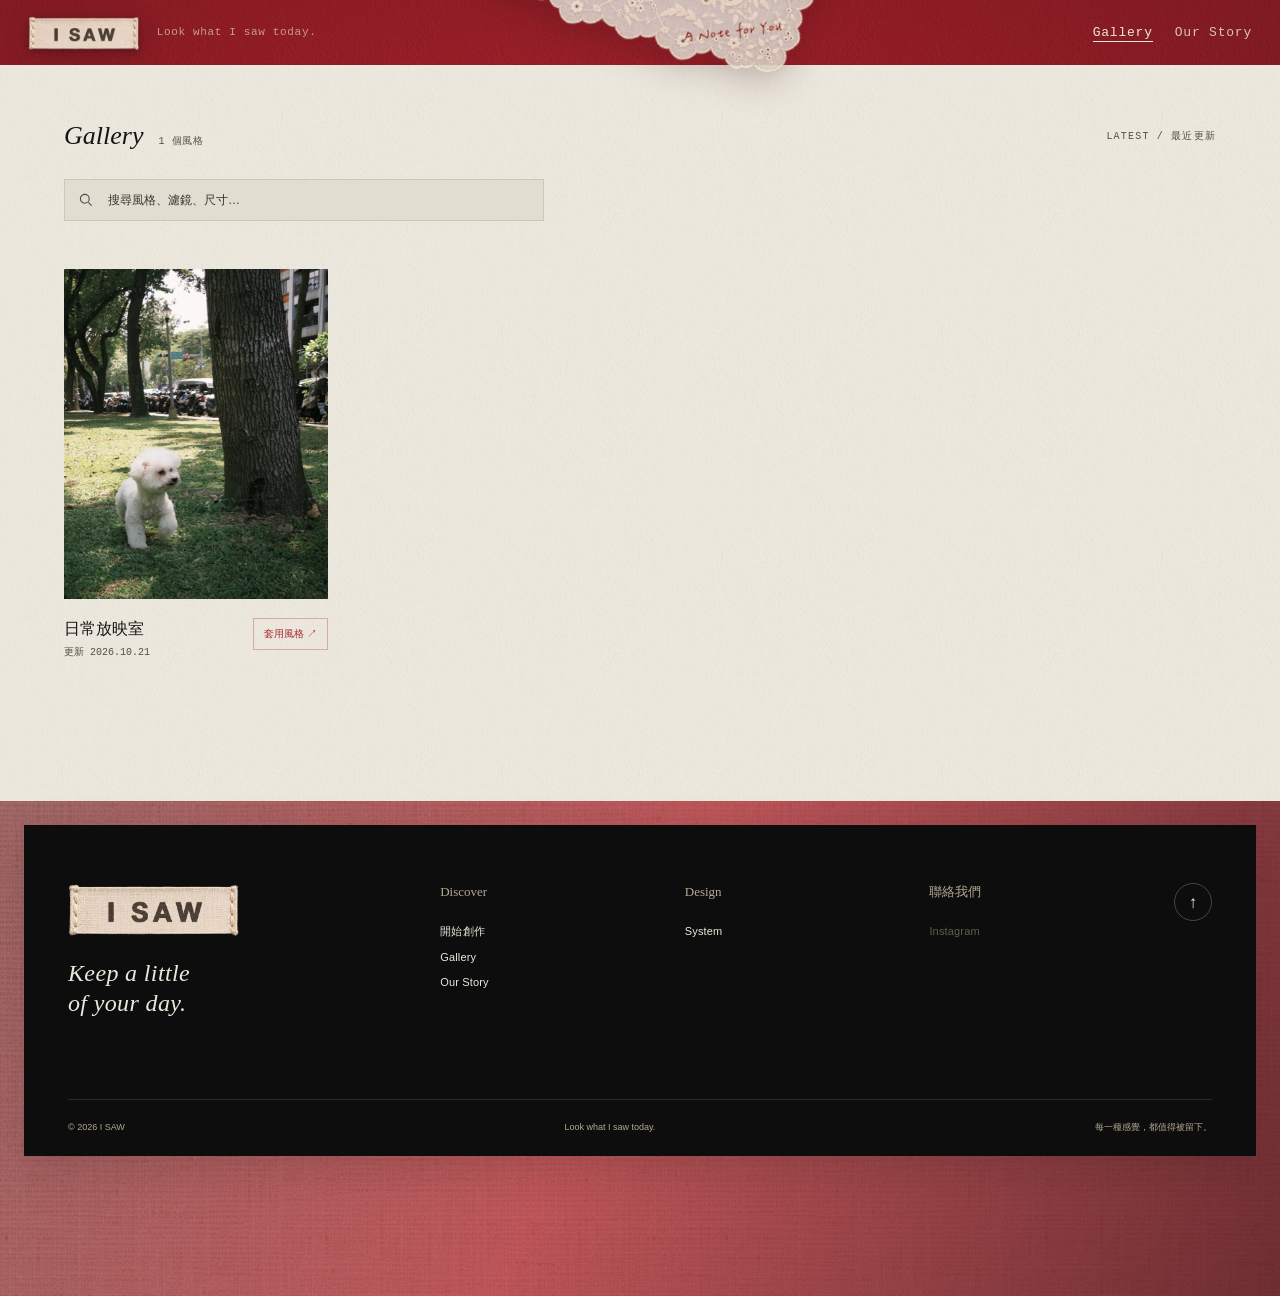
<file: gallery.html>
<!doctype html>
<html lang="zh-Hant"><head><meta charset="utf-8"><meta name="viewport" content="width=device-width,initial-scale=1"><title>Gallery — I SAW</title><link rel="icon" href="assets/favicon-32.png"><link rel="stylesheet" href="assets/design-tokens.css?v=1.3.0">
<link rel="stylesheet" href="assets/design-components.css?v=1.1.0">
<link rel="stylesheet" href="assets/design-patterns.css?v=1.2.0">
<link rel="stylesheet" href="assets/design-gallery.css?v=1.2.0">
<link rel="stylesheet" href="assets/design-motion.css?v=1.0.4"><script src="assets/design-motion.js?v=1.0.2" defer></script><script defer src="assets/gallery-motion.js?v=1.0.0"></script>
<style>
:root{--line:color-mix(in oklch,var(--neutral-800) 14.51%,transparent);}*{box-sizing:border-box}[hidden]{display:none!important}body{margin:0;color:var(--ink);background:var(--paper) url('assets/paper.webp') 0 0/220px;font-family:var(--sans);background-blend-mode:soft-light}button,input,a{-webkit-tap-highlight-color:transparent}button,input{font:inherit}button,a{touch-action:manipulation}button{cursor:pointer}a{color:inherit}button:focus-visible,a:focus-visible,input:focus-visible{outline:2px solid var(--red);outline-offset:4px}header{min-height:78px;display:grid;grid-template-columns:1fr minmax(200px,480px) 1fr;gap:30px;align-items:center;padding:16px 32px;background:var(--red-700);color:var(--paper);position:sticky;top:0;z-index:5;background-image:url('assets/paper.webp');background-blend-mode:multiply}.brand{display:flex;align-items:center;gap:14px;text-decoration:none;justify-self:start}.brand img{height:34px;width:auto}.brand span{font:10px monospace;letter-spacing:.06em;opacity:.7}.search{display:flex;align-items:center;gap:12px;border:1px solid color-mix(in oklch,var(--beige-100) 31.37%,transparent);border-radius:3px;background:color-mix(in oklch,var(--red-900) 18.82%,transparent);padding:0 13px;height:42px}.search svg{flex:none;opacity:.7}.search input{width:100%;min-width:0;border:0;outline:0!important;background:none;color:var(--paper);font-size:12px;height:100%}.search input::placeholder{color:color-mix(in oklch,var(--beige-100) 66.67%,transparent)}.clear{border:0;background:none;color:inherit;font-size:19px;padding:3px;line-height:1}nav{display:flex;gap:22px;align-items:center;justify-self:end;white-space:nowrap}nav a,nav button{font:12px monospace;letter-spacing:.04em;border:0;background:none;color:inherit;padding:6px 0;text-decoration:none}nav [aria-current]{border-bottom:1px solid color-mix(in oklch,var(--beige-100) 56.47%,transparent)}main{padding:25px 32px 60px;min-height:calc(100dvh - 78px)}.toolbar{display:flex;align-items:center;justify-content:space-between;gap:20px;margin-bottom:22px}.heading{display:flex;align-items:baseline;gap:15px}.heading h1{margin:0;font:italic 26px var(--serif)}.count{font:10px monospace;letter-spacing:.06em;color:var(--ui-text-muted)}.sort-label{font:10px monospace;letter-spacing:.12em;color:var(--ui-text-muted)}.masonry{columns:4;column-gap:22px}.empty{padding:90px 12px;text-align:center;color:var(--ui-text-muted);font-size:14px;line-height:2}.empty button{background:none;border:0;color:var(--red);text-decoration:underline;padding:8px}#storyDialog{border:0;padding:45px 32px;width:min(560px,calc(100vw - 32px));max-height:85dvh;background:var(--paper);color:var(--ink)}#storyDialog h2{font:italic 25px var(--serif)}#storyDialog p{font-size:13px;line-height:2}body:has(dialog[open]){overflow:hidden}@media(min-width:1600px){.masonry{columns:5}}@media(max-width:1180px){.masonry{columns:3}.brand span{display:none}header{gap:24px;grid-template-columns:auto minmax(180px,1fr) auto}}@media(max-width:760px){header{padding:14px 20px;grid-template-columns:1fr auto;gap:16px}.search{grid-row:2;grid-column:1/-1}.brand img{height:30px}nav{gap:18px}main{padding:22px 20px 40px}.masonry{columns:2;column-gap:16px}.heading h1{font-size:24px}.sort-label{display:none}}@media(max-width:380px){main{padding-left:14px;padding-right:14px}.masonry{column-gap:12px}.title{font-size:15px}.updated{font-size:9px}}@media(prefers-reduced-motion:reduce){*{transition:none!important}}






  .hd .sub{margin:0;font:11px/1.5 var(--mono);color:color-mix(in oklch,var(--beige-100) 62%,transparent);letter-spacing:.06em}

  /* 圖檔已去掉烘焙的陰影並裁掉留白，所以邊框即布標本身，對齊好抓；
     陰影改由 CSS 給，兩層才不會疊在一起 */

  /* 右側 Our Story：正體襯線，與左側斜體成對比 */



  @media(max-width:480px){.hd-nav{gap:14px}}

  @media (max-width:860px){.hd{padding:0 2px 12px}.hd .mark{height:30px}.hd .sub{display:none}.hd-story{font-size:12px}}

  .lace{position:fixed;left:50%;top:0;width:480px;height:480px;z-index:4;
    transform:translate(-48px,-398px) rotate(18deg);
    cursor:pointer;user-select:none;-webkit-user-drag:none;
    filter:drop-shadow(0 8px 18px color-mix(in oklch,var(--red-950) 30%,transparent));
    transition:transform .62s cubic-bezier(.22,.61,.36,1),filter .62s ease}
  .lace:hover:not(.open){transform:translate(-48px,-368px) rotate(18deg)}   /* 滑過多露一點 */
  .lace.open{transform:translate(-240px,calc(50vh - 240px)) rotate(0deg);
    filter:drop-shadow(0 18px 40px color-mix(in oklch,var(--red-950) 38%,transparent))}
  /* 窄螢幕：縮小並往左移，避免蓋到右上角的 Our Story */
  @media (max-width:1400px){
    .lace{width:360px;height:360px;transform:translate(-145px,-300px) rotate(18deg)}
    .lace:hover:not(.open){transform:translate(-145px,-277px) rotate(18deg)}
    .lace.open{transform:translate(-180px,calc(50vh - 180px)) rotate(0deg)}}
  @media (max-width:860px){
    .lace{width:280px;height:280px;transform:translate(-172px,-236px) rotate(18deg)}
    .lace:hover:not(.open){transform:translate(-172px,-218px) rotate(18deg)}
    .lace.open{transform:translate(-140px,calc(50vh - 140px)) rotate(0deg)}}
  @media (prefers-reduced-motion:reduce){.lace{transition:none}}


/* Gallery has a full-width paper surface, distinct from the editor canvas. */
:root{--hdh:54px;--padt:11px;}
html{background:var(--red)}body{padding:0;min-height:100vh;background:radial-gradient(ellipse 120% 95% at 46% 30%,var(--red) 0%,var(--red-700) 38%,var(--red-800) 74%,var(--red-900) 100%);font-size:12px}
body::before{content:"";position:fixed;inset:0;z-index:1;pointer-events:none;mix-blend-mode:soft-light;opacity:.5;background-image:var(--paper-tex);background-size:var(--paper-tex-size)}
header.hd{position:relative;top:auto;z-index:2;min-height:65px;padding:11px 28px;background:none;grid-template-columns:none;color:var(--paper)}
.hd .home-mark{display:block;line-height:0;flex:0 0 auto}.hd-nav{justify-self:auto}.hd-nav .hd-story{text-decoration:none}.hd-nav [aria-current]{border-bottom-color:var(--paper)}
main{position:relative;z-index:2;min-height:calc(100vh - 22px - var(--padt) - var(--hdh));padding:56px 64px 100px;background:var(--paper) var(--paper-tex) 0 0/var(--paper-tex-size);background-blend-mode:soft-light;box-shadow:none}
.toolbar{margin-bottom:28px}.masonry{column-gap:32px}.isaw-gallery .masonry .card{margin-bottom:40px}.isaw-gallery .masonry .card-head{padding-top:18px}.gallery-search{margin-bottom:48px}.gallery-search .search{max-width:480px;background:var(--ui-field-bg);border:1px solid var(--ui-border);color:var(--ink);border-radius:0}.gallery-search input{color:var(--ink)}.gallery-search input::placeholder{color:var(--ui-field-placeholder)}.gallery-search .search:hover{background:var(--ui-field-hover)}.gallery-search .search:focus-within{background:var(--ui-field-focus);border-color:var(--ui-focus)}
.lace{pointer-events:auto}.lace:focus-visible{outline:2px solid var(--paper);outline-offset:4px}
@media(max-width:1280px){header.hd{padding:11px 28px}}
@media(max-width:860px){body{padding:0}header.hd{padding:12px 20px}.hd .mark{height:30px}.hd .sub{display:none}.hd-story{font-size:12px}main{min-height:calc(100vh - 24px - var(--hdh))}}
@media(max-width:760px){main{padding:36px 24px 64px}.toolbar{margin-bottom:24px}.masonry{column-gap:20px}.gallery-search .search{max-width:none}.gallery-search{margin-bottom:32px}}

/* Underline marks the current page or the open story only. */
.hd-nav .hd-story{border-bottom-color:transparent}
.hd-nav .hd-story:hover{border-bottom-color:transparent}
.hd-nav .hd-story[aria-current="page"],.hd-nav .hd-story[aria-expanded="true"]{border-bottom-color:var(--paper);opacity:1}
  .ov{position:fixed;inset:0;z-index:300;display:grid;place-items:center;padding:4vh 4vw;
    background:radial-gradient(ellipse 58% 54% at 50% 51%,
      color-mix(in oklch,var(--beige-900) 32%,transparent) 0%,color-mix(in oklch,var(--beige-900) 25%,transparent) 38%,color-mix(in oklch,var(--beige-900) 12%,transparent) 62%,color-mix(in oklch,var(--beige-900) 3%,transparent) 80%,transparent 92%);
    opacity:0;pointer-events:none;transition:opacity .26s ease}
  .ov[data-open]{opacity:1;pointer-events:auto}

  /* 紙的舞台：以第三張（攤平）的比例為基準 */
  .paper{position:relative;width:min(780px,94vw);aspect-ratio:1536/1024;max-height:86vh;
    transform:scale(.93) rotate(-4deg);
    transition:transform .4s cubic-bezier(.22,.61,.36,1)}
  .ov[data-open] .paper{transform:scale(1) rotate(-.5deg)}

  /* 三張定格只負責交叉淡入淡出；縮放與旋轉交給 .paper 一次做完，
     所以不會逐張跳動 */
  .pf{position:absolute;left:50%;top:50%;width:auto;display:block;opacity:0;
    transform:translate(-50%,-50%);
    transition:opacity .16s linear;
    filter:drop-shadow(0 16px 30px color-mix(in oklch,var(--neutral-900) 32%,transparent))}
  .pf1,.pf2{height:70.7%}
  .pf3{height:100%}
  .pf.on{opacity:1}
  .pf3.on{opacity:.8}          /* 完全攤平那張：80%，透出底下畫面 */

  /* 模糊層：用第三張的 alpha 當遮罩，霧化只發生在紙的形狀內 */
  .pmask{position:absolute;left:50%;top:50%;transform:translate(-50%,-50%);
    width:100%;height:100%;pointer-events:none;opacity:0;transition:opacity .3s ease;
    backdrop-filter:blur(6px) brightness(1.28) saturate(.32);
    -webkit-backdrop-filter:blur(6px) brightness(1.28) saturate(.32);
    -webkit-mask-image:url("assets/tracing-paper-3.webp");mask-image:url("assets/tracing-paper-3.webp");
    -webkit-mask-size:contain;mask-size:contain;
    -webkit-mask-repeat:no-repeat;mask-repeat:no-repeat;
    -webkit-mask-position:center;mask-position:center}
  .pmask.on{opacity:1}

  /* 紙上的文字：限制在紙面內，超出可捲動 */
  .story{position:absolute;left:50%;top:50%;transform:translate(-50%,-50%);
    width:52%;max-height:62%;overflow-y:auto;overscroll-behavior:contain;z-index:3;
    /* 頭尾各留一段空白，讓第一行與最後一行不會落在漸層裡被吃掉 */
    padding:24px 0;
    opacity:0;transition:opacity .4s ease;pointer-events:none;
    color:var(--neutral-700);font:13.5px/2.25 "Songti TC","Georgia","Times New Roman",serif;
    letter-spacing:.04em;text-align:justify;
    -webkit-mask-image:linear-gradient(180deg,transparent 0,var(--ui-shadow) 18px,var(--ui-shadow) calc(100% - 18px),transparent 100%);
    mask-image:linear-gradient(180deg,transparent 0,var(--ui-shadow) 18px,var(--ui-shadow) calc(100% - 18px),transparent 100%)}
  .story.on{opacity:1;pointer-events:auto}   /* 第三張攤平後才由 JS 開啟 */
  .story p{margin:0 0 1.5em}
  .story p:last-child{margin-bottom:0}
  .story::-webkit-scrollbar{width:3px}
  .story::-webkit-scrollbar-thumb{background:color-mix(in oklch,var(--neutral-700) 22%,transparent);border-radius:2px}
  .story::-webkit-scrollbar-track{background:transparent}
  @media (max-width:860px){.story{width:64%;font-size:12px;line-height:2.1}}

  /* ============ 關閉鈕 ============ */
  /* Lily 的鈕扣（assets/close-button.webp，原圖留在 source/鈕扣.png）。
     所有要關掉的彈窗都在右上角放這一顆，樣子統一。
     用 background 而不是 <img>：按鈕本身就是可按範圍，不用再多包一層 */
  /* 背景要連 :hover 一起寫。下面有一條通用的 button:hover{background:var(--hover)}，
     它會把 background 這個簡寫整組換掉 —— 包含背景圖。只寫 .dlgx{background:...} 的話，
     滑過去鈕扣就會被洗成一塊淡色（Lily 回報「hover 還是會變透明」，其實是圖被蓋掉了） */


  /* Lily 指定：hover 只放大 1.1，不旋轉、不變透明（陰影也不要跟著變，會看起來像在閃） */




  /* Our Story 的紙是撕邊的，右上角本來就缺一塊 —— 鈕扣擺太外面會飄到紙外面、
     壓到右邊的設定欄。量過 tracing-paper-3.webp 的不透明範圍：
     距右緣 9%～13.5% 這一段，紙從高度 1.3% 以內就開始了，所以 6%／9% 穩穩落在紙上。
     用百分比不用像素，紙會隨視窗縮放，固定像素會跑掉 */
  .ovx{top:6%;right:9%;z-index:2}
  @media (max-width:860px){.paper{width:94vw}}
  @media (prefers-reduced-motion:reduce){.ov,.pf,.pmask,.paper{transition:none}}


body:has(.ov[data-open]){overflow:hidden}


</style><link rel="stylesheet" href="assets/site-footer.css?v=1.2.0"><script src="assets/site-footer.js?v=1.0.0" defer></script></head><body class="isaw-gallery" id="top">
<header class="hd"><div class="hd-left"><a class="home-mark" href="film_gallery.html" aria-label="I SAW 編輯器"><img class="mark" src="assets/logo@2x.webp" alt="I SAW"></a><p class="sub">Look what I saw today.</p></div><nav class="hd-nav" aria-label="主要導覽"><a class="hd-story" href="gallery.html" aria-current="page">Gallery</a><button class="hd-story" id="storyBtn" aria-haspopup="dialog" aria-expanded="false">Our Story</button></nav></header><img class="lace" id="lace" data-isaw-note src="assets/lace@2x.webp" alt="A Note for You" role="button" tabindex="0" aria-label="展開 A Note for You" aria-expanded="false">
<main><div class="toolbar" data-isaw-reveal data-isaw-delay="450"><div class="heading"><h1>Gallery</h1><span class="count" id="count" role="status" aria-live="polite">正在準備風格…</span></div><span class="sort-label">LATEST / 最近更新</span></div><div class="gallery-search" data-isaw-reveal data-isaw-delay="520"><form class="search" role="search"><svg width="16" height="16" viewBox="0 0 20 20" fill="none" aria-hidden="true"><circle cx="8.5" cy="8.5" r="5.5" stroke="currentColor" stroke-width="1.4"/><path d="m13 13 4 4" stroke="currentColor" stroke-width="1.4"/></svg><input id="search" type="search" aria-label="搜尋風格、濾鏡、尺寸" placeholder="搜尋風格、濾鏡、尺寸…" autocomplete="off"><button class="clear" id="clearSearch" type="button" aria-label="清除搜尋" hidden>×</button></form></div><section class="masonry" id="gallery" aria-label="風格作品"></section><div class="empty" id="empty" data-isaw-reveal hidden><p id="emptyText"></p><button id="resetSearch" type="button">查看全部風格</button></div></main>
<dialog class="detail" id="styleDialog" aria-labelledby="detailTitle"><button class="close" id="closeDetail" aria-label="關閉風格詳細資訊">×</button><div class="detail-layout"><div class="detail-art" id="detailArt"></div><div class="detail-side"><div class="detail-top"><span class="eyebrow">THE I SAW GALLERY</span><h2 id="detailTitle"></h2><time class="updated" id="detailDate"></time></div><div class="detail-body"><p class="description" id="detailDescription"></p><dl class="facts" id="detailFacts"></dl><div class="tags" id="detailTags" aria-label="風格關鍵字"></div><p class="preview-note" id="previewNote"></p></div><div class="detail-bottom"><small>預設照片與風格一起帶入，接著加入你的日常。</small><a class="apply" id="detailApply">套用風格 <span aria-hidden="true">↗</span></a></div></div></div></dialog>
<div class="ov" id="ov" role="dialog" aria-modal="true" aria-label="Our Story">
  <div class="paper">
    <button class="dlgx ovx" id="ovX" type="button" aria-label="關閉"></button>
    <div class="pmask" id="pmask"></div>
    <img class="pf pf1" id="pf1" src="assets/tracing-paper-1.webp" alt="">
    <img class="pf pf2" id="pf2" src="assets/tracing-paper-2.webp" alt="">
    <img class="pf pf3" id="pf3" src="assets/tracing-paper-3.webp" alt="">
    <div class="story" id="story">
      <p>照片可以記錄發生了什麼，<br>卻不一定能留下，那一刻是什麼感覺。</p>
      <p>數位影像變得越來越清晰，光線、表情、風景，<br>每一個細節，都可以被如實地保存下來。</p>
      <p>可是，記憶從來沒有那麼清楚，它會褪色，會發亮，<br>會模糊一些邊界，也會悄悄改變顏色。</p>
      <p>有些記憶是溫暖的，有些朦朧、有些浪漫得不像真的；<br>有些熱烈，有些則安靜得讓人想一直待在裡面。</p>
      <p>這也是我們喜歡底片的原因。</p>
      <p>顆粒、失焦、漏光、不那麼準確的色彩，<br>並不只是讓我們看見「那一刻長什麼樣子」，</p>
      <p>它們反而讓我們更靠近——<br>那一刻，感覺起來是什麼樣子。</p>
      <p>I SAW 想留下的，就是這樣的記憶。</p>
      <p>朦朧的、浪漫的、熱烈的、放鬆的，<br>或任何只屬於你的感受。</p>
      <p>因為有時候，一段記憶最真實的樣子，<br>不一定是最清晰的樣子。</p>
    </div>
  </div>
</div>
<script>
const $=s=>document.querySelector(s),grid=$('#gallery'),search=$('#search'),detail=$('#styleDialog');
let styles=[],loadFailed=false;
const enteredStyles=new Set();
const make=(tag,cls,text)=>{const node=document.createElement(tag);if(cls)node.className=cls;if(text!==undefined)node.textContent=text;return node};
const normalize=v=>String(v??'').normalize('NFKC').toLowerCase().replace(/[\s×x:：/／._-]+/g,'');
const applyURL=s=>'film_gallery.html?style='+encodeURIComponent(s.id);
function stamp(node,s){node.textContent=s.updated?'更新 '+s.updated.replaceAll('-','.'):'更新時間待補';if(s.updated)node.dateTime=s.updated}
function media(s,full=false){
 const node=make(s.video&&full?'video':'img');
 if(node.tagName==='VIDEO'){node.src=s.video;node.controls=true;node.playsInline=true;node.preload='metadata';node.poster=s.poster}
 else{node.src=s.poster;node.alt=s.name+'預覽';node.loading=full?'eager':'lazy';node.decoding='async'}
 return node;
}
function openStyle(s){
 $('#detailTitle').textContent=s.name;stamp($('#detailDate'),s);$('#detailDescription').textContent=s.description;
 $('#detailArt').replaceChildren(media(s,true));$('#detailFacts').replaceChildren();
 for(const [label,value] of [['濾鏡',s.filter],['比例',s.aspect],['尺寸',s.dimensions],['載體',s.frame]]){if(value)$('#detailFacts').append(make('dt','',label),make('dd','',value))}
 $('#detailTags').replaceChildren();
 for(const tag of s.tags||[]){const button=make('button','tag','#'+tag);button.type='button';button.onclick=()=>{detail.close();search.value=tag;render();search.focus()};$('#detailTags').append(button)}
 $('#previewNote').textContent=s.video?'':'目前為風格示意照片，套用後可在編輯器查看完整動態效果。';
 $('#detailApply').href=applyURL(s);detail.showModal();
}
function render(){
 const terms=search.value.trim().split(/\s+/).map(normalize).filter(Boolean);
 const result=styles.filter(s=>{const text=normalize([s.name,s.description,s.filter,s.aspect,s.dimensions,s.frame,s.details,...s.tags||[],...s.keywords||[]].join(' '));return terms.every(term=>text.includes(term))});
 grid.replaceChildren();$('#clearSearch').hidden=!search.value;
 $('#count').textContent=loadFailed?'暫時無法載入':terms.length?result.length+' / '+styles.length+' 個風格':styles.length+' 個風格';
 $('#empty').hidden=!!result.length;$('#resetSearch').hidden=loadFailed||!terms.length;
 $('#emptyText').textContent=loadFailed?'風格暫時無法載入，請重新整理再試一次。':styles.length?'找不到符合的風格，試試其他濾鏡名稱、比例或關鍵字。':'新的風格正在準備中。';
 for(const [index,s] of result.entries()){
  const card=make('article','card'),art=make('button','art');art.type='button';art.setAttribute('aria-label','查看「'+s.name+'」詳細資訊');art.append(media(s));art.onclick=()=>openStyle(s);
  const head=make('div','card-head'),info=make('div'),title=make('button','title',s.name);title.type='button';title.onclick=()=>openStyle(s);
  const time=make('time','updated');stamp(time,s);info.append(title,time);
  const apply=make('a','apply','套用風格 ↗');apply.href=applyURL(s);apply.setAttribute('aria-label','套用「'+s.name+'」風格');head.append(info,apply);card.append(art,head);
  if(!enteredStyles.has(s.id)){card.setAttribute('data-isaw-reveal','');card.dataset.isawDelay=590+Math.min(index,6)*60;enteredStyles.add(s.id)}
  grid.append(card);
 }
 window.IsawMotion?.observe(document.querySelector('main'));
}
search.addEventListener('input',render);$('.search').onsubmit=e=>{e.preventDefault();render()};
function resetSearch(){search.value='';render();search.focus()}
$('#clearSearch').onclick=$('#resetSearch').onclick=resetSearch;
$('#closeDetail').onclick=()=>detail.close();detail.addEventListener('close',()=>{detail.querySelector('video')?.pause()});
const lace=$('#lace');lace.onclick=()=>{const open=lace.classList.toggle('open');lace.setAttribute('aria-expanded',String(open));lace.setAttribute('aria-label',(open?'收起':'展開')+' A Note for You')};lace.onkeydown=e=>{if(e.key==='Enter'||e.key===' '){e.preventDefault();lace.click()}if(e.key==='Escape'&&lace.classList.contains('open'))lace.click()};
(()=>{
  const ov=$('#ov'),btn=$('#storyBtn'),mask=$('#pmask'),story=$('#story');
  const f=[$('#pf1'),$('#pf2'),$('#pf3')];
  const slow=matchMedia('(prefers-reduced-motion:reduce)').matches;
  let timers=[];
  const clear=()=>{timers.forEach(clearTimeout);timers=[]};
  const at=(ms,fn)=>timers.push(setTimeout(fn,ms));
  const show=i=>{f.forEach((el,n)=>el.classList.toggle('on',n===i))};

  function open(){
    clear();
    ov.setAttribute('data-open','');
    btn.setAttribute('aria-expanded','true');
    if(slow){show(2);mask.classList.add('on');story.classList.add('on');$('#ovX').focus();return}
    show(-1);mask.classList.remove('on');story.classList.remove('on');
    at(10 ,()=>show(0));                              // 紙團
    at(110,()=>show(1));                              // 攤到一半
    at(250,()=>{show(2);mask.classList.add('on')});   // 完全攤平
    at(430,()=>story.classList.add('on'));            // 紙攤平後文字才浮現
    at(300,()=>$('#ovX').focus());
  }
  function close(){
    clear();
    story.classList.remove('on');                     // 文字先收
    mask.classList.remove('on');
    if(slow){show(-1);ov.removeAttribute('data-open');btn.setAttribute('aria-expanded','false');btn.focus();return}
    show(1);                                          // 反向收回
    at(90,()=>show(0));
    at(190,()=>{show(-1);ov.removeAttribute('data-open');btn.setAttribute('aria-expanded','false');btn.focus()});
  }
  btn.onclick=open;
  $('#ovX').onclick=close;
  ov.onclick=e=>{if(e.target===ov)close()};
  addEventListener('keydown',e=>{if(e.key==='Escape'&&ov.hasAttribute('data-open'))close()});
})();
detail.addEventListener('click',e=>{if(e.target!==detail)return;const r=detail.getBoundingClientRect();if(e.clientX<r.left||e.clientX>r.right||e.clientY<r.top||e.clientY>r.bottom)detail.close()});
(async()=>{try{const response=await fetch('gallery-styles.json',{cache:'no-store'});if(!response.ok)throw new Error();styles=await response.json();styles.sort((a,b)=>(b.updated||'').localeCompare(a.updated||''))}catch(e){loadFailed=true}render()})();
</script><!-- shared-footer:start -->
<div class="isaw-footer-backdrop">
<footer class="isaw-footer" id="site-footer" aria-label="I SAW 網站頁尾">
  <div class="isaw-footer-upper">
    <a class="isaw-footer-brand" href="film_gallery.html" aria-label="I SAW 主站">
      <img src="assets/logo@2x.webp" alt="I SAW" width="174" height="52" loading="lazy">
      <span>Keep a little<br>of your day.</span>
    </a>
    <nav class="isaw-footer-column" aria-label="探索 I SAW">
      <h2>Discover</h2>
      <a href="film_gallery.html">開始創作</a>
      <a href="gallery.html">Gallery</a>
      <a href="gallery.html#our-story" data-footer-story>Our Story</a>
    </nav>
    <nav class="isaw-footer-column" aria-label="設計系統">
      <h2>Design</h2>
      <a href="design-system/">System</a>
    </nav>
    <nav class="isaw-footer-column" aria-label="聯絡我們">
      <h2>聯絡我們</h2>
      <span class="isaw-footer-disabled" role="link" aria-disabled="true">Instagram</span>
    </nav>
    <a class="isaw-footer-top" href="#top" aria-label="回到頁首" data-footer-top><span aria-hidden="true">↑</span></a>
  </div>
  <div class="isaw-footer-bottom">
    <small>© 2026 I SAW</small>
    <span>Look what I saw today.</span>
    <span>每一種感覺，都值得被留下。</span>
  </div>
</footer>
</div>
<!-- shared-footer:end -->
</body></html>
</file>
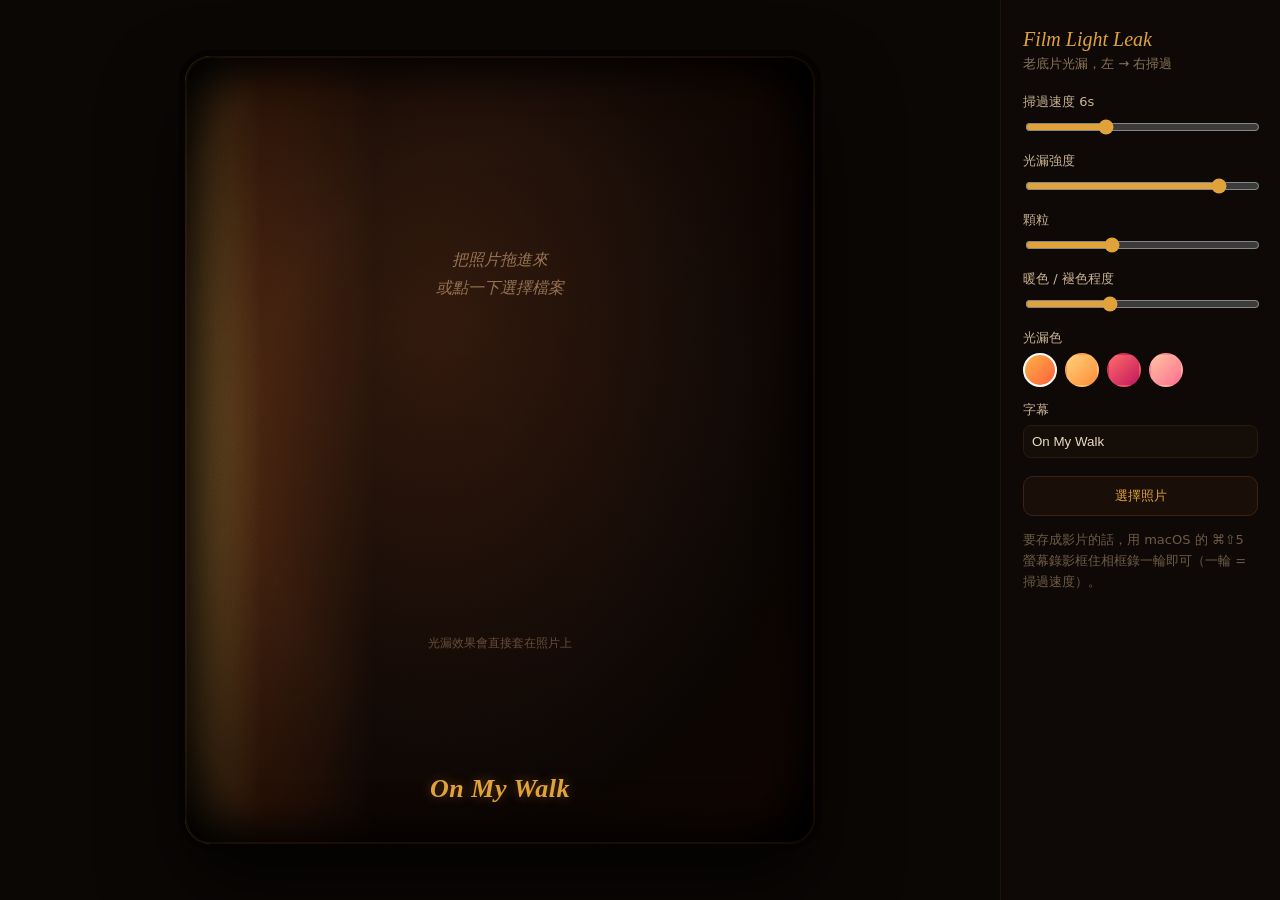
<file: experiments/film_light_leak.html>
<!doctype html>
<html lang="zh-Hant">
<head>
<meta charset="utf-8">
<meta name="viewport" content="width=device-width, initial-scale=1">
<title>Film Light Leak</title>
<style>
  :root{
    --speed: 6s;
    --leak-opacity: .85;
    --leak-a: #ffb347;   /* 光漏主色 */
    --leak-b: #ff5e3a;   /* 光漏邊緣色 */
    --grain-opacity: .18;
    --warm: .35;
  }
  *{box-sizing:border-box}
  html,body{margin:0;height:100%;background:#0b0705;color:#e8d9c4;font-family:Georgia,"Times New Roman",serif}
  body{display:grid;grid-template-columns:1fr 280px;min-height:100vh}
  @media (max-width:820px){body{grid-template-columns:1fr}}

  /* ===== 相框 ===== */
  .stage{display:flex;align-items:center;justify-content:center;padding:32px}
  .frame{
    position:relative;width:min(70vh,92vw);aspect-ratio:4/5;
    border-radius:26px;overflow:hidden;background:#000;
    box-shadow:0 0 0 6px #050302,0 40px 80px rgba(0,0,0,.7);
    isolation:isolate;
  }
  .frame img{
    position:absolute;inset:0;width:100%;height:100%;object-fit:cover;
    filter:sepia(var(--warm)) saturate(1.25) contrast(1.06) brightness(.92);
  }
  .empty{
    position:absolute;inset:0;display:grid;place-items:center;text-align:center;
    color:#a88d6b;font-style:italic;padding:24px;line-height:1.7;cursor:pointer;
    background:radial-gradient(ellipse at 40% 35%,#3a1f10,#0b0705 70%);
  }
  .empty small{display:block;font-size:12px;opacity:.7;font-style:normal}
  .frame.dragover{outline:3px dashed var(--leak-a);outline-offset:-12px}

  /* ===== 老底片暖色罩 ===== */
  .tint{position:absolute;inset:0;background:
    linear-gradient(180deg,rgba(255,170,80,.18),rgba(120,20,0,.28));
    mix-blend-mode:multiply;pointer-events:none}

  /* ===== 光漏：左 → 右 ===== */
  .leak{
    position:absolute;top:-20%;bottom:-20%;width:70%;left:-90%;
    pointer-events:none;mix-blend-mode:screen;opacity:var(--leak-opacity);
    filter:blur(28px);
    background:
      radial-gradient(60% 55% at 50% 40%, var(--leak-a) 0%, transparent 70%),
      linear-gradient(90deg, transparent 0%, var(--leak-b) 45%, var(--leak-a) 55%, transparent 100%);
    animation:sweep var(--speed) cubic-bezier(.45,.02,.35,1) infinite;
  }
  .leak.two{
    width:40%;filter:blur(40px);opacity:calc(var(--leak-opacity)*.55);
    background:radial-gradient(50% 80% at 50% 60%, var(--leak-b) 0%, transparent 70%);
    animation-delay:calc(var(--speed) * -.35);animation-duration:calc(var(--speed) * 1.6);
  }
  /* 左邊常駐的一條底片邊緣曝光 */
  .edge{
    position:absolute;inset:0;pointer-events:none;mix-blend-mode:screen;
    background:linear-gradient(90deg,rgba(255,200,90,.55),rgba(255,120,40,.2) 12%,transparent 30%);
    animation:breathe calc(var(--speed) * .8) ease-in-out infinite alternate;
  }
  @keyframes sweep{
    0%  {transform:translateX(0) skewX(-8deg);opacity:0}
    12% {opacity:var(--leak-opacity)}
    70% {opacity:var(--leak-opacity)}
    100%{transform:translateX(260%) skewX(-8deg);opacity:0}
  }
  @keyframes breathe{from{opacity:.55}to{opacity:.95}}

  /* ===== 顆粒 ===== */
  .grain{
    position:absolute;inset:-50%;pointer-events:none;opacity:var(--grain-opacity);
    background-image:url("data:image/svg+xml;utf8,<svg xmlns='http://www.w3.org/2000/svg' width='300' height='300'><filter id='n'><feTurbulence type='fractalNoise' baseFrequency='.9' numOctaves='3' stitchTiles='stitch'/><feColorMatrix values='0 0 0 0 0  0 0 0 0 0  0 0 0 0 0  0 0 0 .9 0'/></filter><rect width='100%' height='100%' filter='url(%23n)'/></svg>");
    mix-blend-mode:overlay;
    animation:grain .5s steps(6) infinite;
  }
  @keyframes grain{
    0%{transform:translate(0,0)}20%{transform:translate(-4%,3%)}40%{transform:translate(3%,-5%)}
    60%{transform:translate(-2%,-3%)}80%{transform:translate(5%,2%)}100%{transform:translate(0,0)}
  }

  /* ===== 暗角 + 邊框漸暈 ===== */
  .vignette{position:absolute;inset:0;pointer-events:none;background:
    radial-gradient(ellipse at 50% 50%,transparent 55%,rgba(20,5,0,.55) 85%,rgba(0,0,0,.95) 100%);
  }
  .border-glow{position:absolute;inset:0;pointer-events:none;border-radius:26px;
    box-shadow:inset 0 0 40px 14px rgba(0,0,0,.9),inset 0 0 0 2px rgba(255,140,60,.25)}

  .caption{
    position:absolute;left:0;right:0;bottom:5%;text-align:center;
    font-style:italic;font-weight:700;letter-spacing:.5px;font-size:clamp(16px,2.4vw,26px);
    color:#e0a23a;text-shadow:0 0 12px rgba(255,160,60,.35);pointer-events:none;
  }

  /* ===== 控制面板 ===== */
  .panel{padding:28px 22px;border-left:1px solid #1e130c;background:#0e0906;font-family:-apple-system,system-ui,sans-serif;font-size:13px}
  @media (max-width:820px){.panel{border-left:0;border-top:1px solid #1e130c}}
  .panel h1{font-family:Georgia,serif;font-style:italic;font-weight:400;font-size:20px;margin:0 0 4px;color:#e0a23a}
  .panel p.sub{margin:0 0 20px;color:#8a7358}
  .panel label{display:block;margin:14px 0 6px;color:#c9b393}
  .panel input[type=range]{width:100%;accent-color:#e0a23a}
  .panel input[type=text]{width:100%;padding:8px;border-radius:8px;border:1px solid #2a1a10;background:#150d08;color:#e8d9c4}
  .row{display:flex;gap:8px;flex-wrap:wrap}
  .sw{width:34px;height:34px;border-radius:50%;border:2px solid transparent;cursor:pointer}
  .sw.on{border-color:#fff}
  button{margin-top:18px;width:100%;padding:10px;border-radius:10px;border:1px solid #3a2415;background:#1a0f08;color:#e0a23a;cursor:pointer;font-size:13px}
  button:hover{background:#26160b}
  .hint{margin-top:14px;color:#6f5b45;line-height:1.6}
  input[type=file]{display:none}
</style>
</head>
<body>

<div class="stage">
  <div class="frame" id="frame">
    <img id="photo" alt="" hidden>
    <div class="empty" id="empty">
      把照片拖進來<br>或點一下選擇檔案
      <small>光漏效果會直接套在照片上</small>
    </div>
    <div class="tint"></div>
    <div class="edge"></div>
    <div class="leak"></div>
    <div class="leak two"></div>
    <div class="grain"></div>
    <div class="vignette"></div>
    <div class="border-glow"></div>
    <div class="caption" id="caption">On My Walk</div>
  </div>
</div>

<aside class="panel">
  <h1>Film Light Leak</h1>
  <p class="sub">老底片光漏，左 → 右掃過</p>

  <label>掃過速度 <span id="vSpeed">6s</span></label>
  <input type="range" id="speed" min="2" max="14" step=".5" value="6">

  <label>光漏強度</label>
  <input type="range" id="leak" min="0" max="1" step=".05" value=".85">

  <label>顆粒</label>
  <input type="range" id="grain" min="0" max=".5" step=".02" value=".18">

  <label>暖色 / 褪色程度</label>
  <input type="range" id="warm" min="0" max="1" step=".05" value=".35">

  <label>光漏色</label>
  <div class="row" id="colors">
    <div class="sw on" data-a="#ffb347" data-b="#ff5e3a" style="background:linear-gradient(135deg,#ffb347,#ff5e3a)" title="橘紅"></div>
    <div class="sw" data-a="#ffd27a" data-b="#ff8c3a" style="background:linear-gradient(135deg,#ffd27a,#ff8c3a)" title="金黃"></div>
    <div class="sw" data-a="#ff6b6b" data-b="#c2185b" style="background:linear-gradient(135deg,#ff6b6b,#c2185b)" title="玫紅"></div>
    <div class="sw" data-a="#ffc3a0" data-b="#ff6f91" style="background:linear-gradient(135deg,#ffc3a0,#ff6f91)" title="粉橘"></div>
  </div>

  <label>字幕</label>
  <input type="text" id="captionInput" value="On My Walk">

  <button id="pick">選擇照片</button>
  <input type="file" id="file" accept="image/*">

  <div class="hint">
    要存成影片的話，用 macOS 的 ⌘⇧5 螢幕錄影框住相框錄一輪即可（一輪 = 掃過速度）。
  </div>
</aside>

<script>
  const root=document.documentElement, frame=document.getElementById('frame'),
        photo=document.getElementById('photo'), empty=document.getElementById('empty'),
        fileInput=document.getElementById('file');

  const bind=(id,cb)=>document.getElementById(id).addEventListener('input',e=>cb(e.target.value));
  bind('speed',v=>{root.style.setProperty('--speed',v+'s');document.getElementById('vSpeed').textContent=v+'s'});
  bind('leak',v=>root.style.setProperty('--leak-opacity',v));
  bind('grain',v=>root.style.setProperty('--grain-opacity',v));
  bind('warm',v=>root.style.setProperty('--warm',v));
  bind('captionInput',v=>document.getElementById('caption').textContent=v);

  document.querySelectorAll('.sw').forEach(s=>s.addEventListener('click',()=>{
    document.querySelectorAll('.sw').forEach(x=>x.classList.remove('on'));s.classList.add('on');
    root.style.setProperty('--leak-a',s.dataset.a);root.style.setProperty('--leak-b',s.dataset.b);
  }));

  function load(file){
    if(!file||!file.type.startsWith('image/'))return;
    const url=URL.createObjectURL(file);
    photo.src=url;photo.hidden=false;empty.style.display='none';
  }
  document.getElementById('pick').onclick=()=>fileInput.click();
  empty.onclick=()=>fileInput.click();
  fileInput.onchange=e=>load(e.target.files[0]);
  ['dragenter','dragover'].forEach(ev=>frame.addEventListener(ev,e=>{e.preventDefault();frame.classList.add('dragover')}));
  ['dragleave','drop'].forEach(ev=>frame.addEventListener(ev,e=>{e.preventDefault();frame.classList.remove('dragover')}));
  frame.addEventListener('drop',e=>load(e.dataTransfer.files[0]));
  document.addEventListener('paste',e=>{const it=[...e.clipboardData.items].find(i=>i.type.startsWith('image/'));if(it)load(it.getAsFile())});
</script>
</body>
</html>
</file>
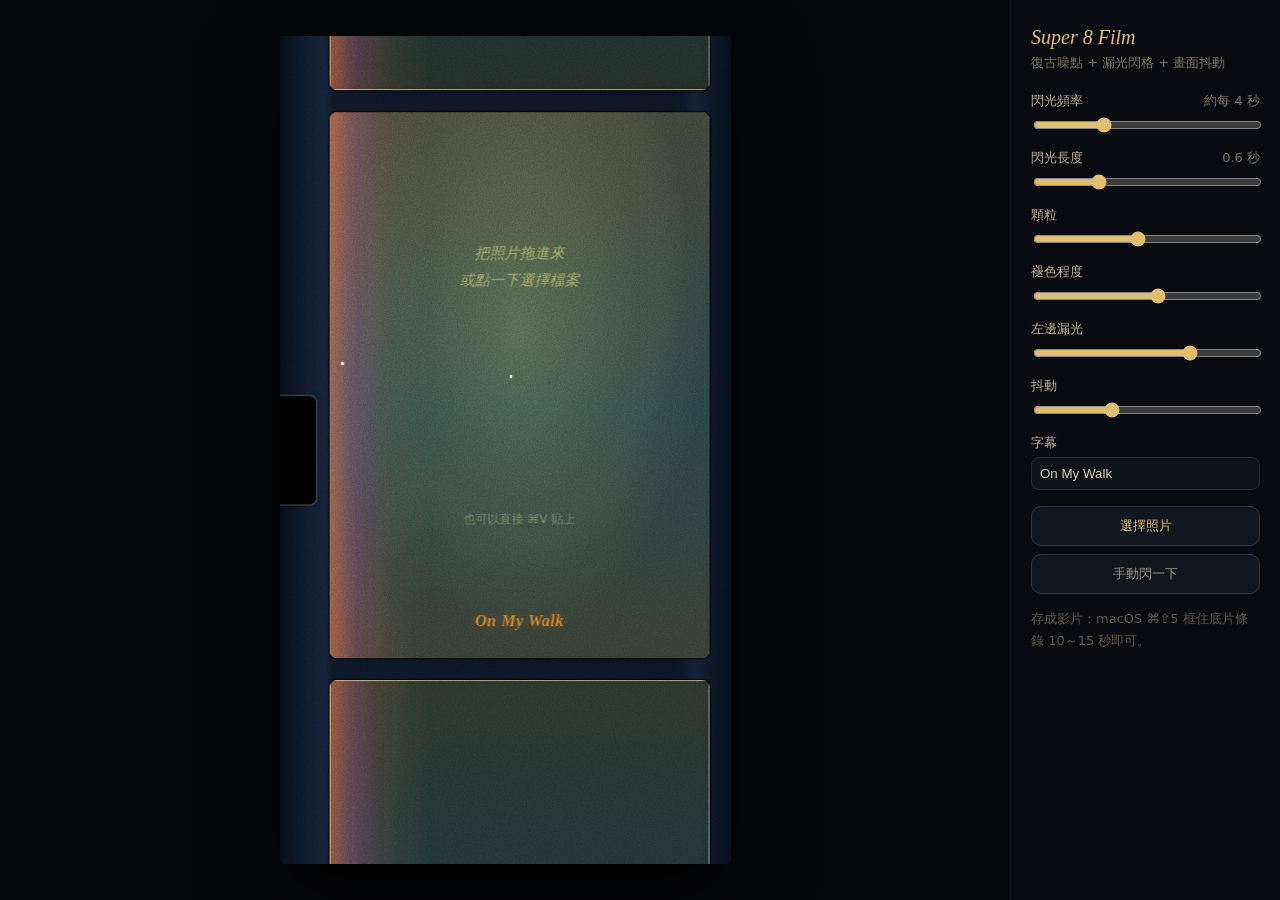
<file: experiments/super8_film.html>
<!doctype html>
<html lang="zh-Hant">
<head>
<meta charset="utf-8">
<meta name="viewport" content="width=device-width, initial-scale=1">
<title>Super 8 Film</title>
<style>
  :root{
    --grain:.32;
    --fade:.55;        /* 褪色程度 */
    --leak:.7;         /* 左邊常駐漏光 */
    --flash-hue:0deg;  /* 每次閃光隨機換色 */
    --flash-op:0;
    --shake:1;
  }
  *{box-sizing:border-box}
  html,body{margin:0;height:100%;background:#050608;color:#d8cdb8;font-family:-apple-system,system-ui,sans-serif}
  body{display:grid;grid-template-columns:1fr 270px;min-height:100vh}
  @media (max-width:820px){body{grid-template-columns:1fr}}
  .stage{display:flex;align-items:center;justify-content:center;padding:24px;overflow:hidden}

  /* ===== 底片條 ===== */
  .film{
    position:relative;height:min(92vh,980px);aspect-ratio:530/974;
    container-type:size;overflow:hidden;border-radius:4px;
    background:
      linear-gradient(90deg,#0a1220 0%,#152541 6%,#1a2c4b 10%,#111e34 12%,#0e1a2e 88%,#182a48 92%,#0a1220 100%);
    box-shadow:0 30px 80px rgba(0,0,0,.8);
  }
  /* 齒孔 */
  .sprocket{
    position:absolute;left:-1.5cqw;top:50%;width:9.5cqw;height:13cqh;transform:translateY(-50%);
    background:#000;border-radius:0 1.4cqw 1.4cqw 0;
    box-shadow:0 0 0 .35cqw #c7a96a55,0 0 1.2cqw #00000099;z-index:5;
  }
  /* 整條會上下抖 */
  .strip{position:absolute;inset:0;will-change:transform}
  .cell{
    position:absolute;left:11cqw;right:4.5cqw;height:66cqh;
    border-radius:1.6cqw;overflow:hidden;background:#0b1424;
    box-shadow:inset 0 0 1.2cqw .4cqw rgba(0,0,0,.7),0 0 0 .3cqw #05080f;
  }
  .cell.prev{top:calc(9cqh - 66cqh - 2.6cqh)}
  .cell.cur {top:9cqh}
  .cell.next{top:calc(9cqh + 66cqh + 2.6cqh)}
  .cell img{
    position:absolute;inset:0;width:100%;height:100%;object-fit:cover;
    filter:contrast(.86) saturate(.8) brightness(1.02) sepia(.18);
    animation:flicker 1.7s steps(1) infinite;
  }
  .cell.prev img{object-position:50% 35%;filter:contrast(.86) saturate(.8) brightness(.92) sepia(.18)}
  .cell.next img{object-position:50% 65%;filter:contrast(.86) saturate(.8) brightness(.96) sepia(.18)}
  @keyframes flicker{
    0%{opacity:1}13%{opacity:.94}27%{opacity:1}41%{opacity:.97}55%{opacity:.9}62%{opacity:1}80%{opacity:.95}100%{opacity:1}
  }
  .empty{
    position:absolute;inset:0;display:grid;place-items:center;text-align:center;
    color:#b8a788;font:italic 15px/1.8 Georgia,serif;padding:20px;cursor:pointer;
    background:radial-gradient(ellipse at 50% 40%,#5a6b5a,#2a3548 70%);
  }
  .empty small{display:block;font:12px/1.6 -apple-system,system-ui,sans-serif;opacity:.7}
  .film.dragover .cell.cur{outline:.6cqw dashed #e0c070;outline-offset:-1cqw}

  /* 褪色：把黑壓成藍灰、亮部染黃綠 */
  .fadeL{position:absolute;inset:0;background:#22304a;mix-blend-mode:lighten;opacity:var(--fade);pointer-events:none}
  .cast{position:absolute;inset:0;pointer-events:none;mix-blend-mode:soft-light;opacity:.9;
    background:linear-gradient(180deg,#f0dc8a 0%,#9fd6b8 55%,#c9c27a 100%)}
  /* 左邊橘紅漏光帶 */
  .edgeleak{position:absolute;inset:0;pointer-events:none;mix-blend-mode:screen;opacity:var(--leak);
    background:linear-gradient(90deg,rgba(255,110,40,.85),rgba(255,60,150,.45) 7%,rgba(255,120,60,.15) 16%,transparent 26%);
    animation:breathe 4.3s ease-in-out infinite alternate}
  @keyframes breathe{from{opacity:calc(var(--leak)*.6)}to{opacity:var(--leak)}}

  /* ===== 閃光格（漏光空白格） ===== */
  .flash{
    position:absolute;inset:-10%;pointer-events:none;opacity:var(--flash-op);
    filter:hue-rotate(var(--flash-hue)) blur(1.2cqw) saturate(1.15);
    background:
      radial-gradient(70% 22% at 40% 30%, #9ff5b0 0%, transparent 70%),
      radial-gradient(60% 18% at 70% 45%, #4fd7e8 0%, transparent 70%),
      radial-gradient(90% 25% at 30% 65%, #ff5aa0 0%, transparent 70%),
      radial-gradient(50% 30% at 80% 80%, #6fe3c0 0%, transparent 70%),
      linear-gradient(180deg,#5a2a7a 0%,#7a3a8a 30%,#3a2f7a 55%,#7a3a95 80%,#4a2a70 100%);
    background-size:100% 100%;
    transition:opacity .07s linear;
    animation:drift 2.2s ease-in-out infinite alternate;
  }
  .flash.streaks{
    background:
      repeating-linear-gradient(180deg,rgba(255,255,255,0) 0 3cqh,rgba(120,220,255,.35) 3cqh 3.6cqh,rgba(255,80,160,.25) 3.6cqh 4.4cqh),
      radial-gradient(60% 40% at 60% 40%, #74e4a0 0%, transparent 70%),
      linear-gradient(180deg,#4a1e6a,#7a2c8a 50%,#2a2a6a);
  }
  @keyframes drift{from{background-position:0 0, 0 0, 0 0, 0 0, 0 0;transform:scale(1) translateY(0)}
                   to{background-position:6% -8%, -8% 6%, 5% 10%, -6% -5%, 0 0;transform:scale(1.06) translateY(-2%)}}

  /* ===== 顆粒 / 灰塵 ===== */
  .grain{position:absolute;inset:-60%;pointer-events:none;opacity:var(--grain);mix-blend-mode:overlay;z-index:6;
    background-image:url("data:image/svg+xml;utf8,<svg xmlns='http://www.w3.org/2000/svg' width='260' height='260'><filter id='n'><feTurbulence type='fractalNoise' baseFrequency='1.1' numOctaves='2' stitchTiles='stitch'/><feColorMatrix values='0 0 0 0 0  0 0 0 0 0  0 0 0 0 0  0 0 0 1 0'/></filter><rect width='100%' height='100%' filter='url(%23n)'/></svg>");
    animation:grain .35s steps(5) infinite}
  .grain.coarse{opacity:calc(var(--grain)*.5);background-size:520px 520px;animation-duration:.5s;animation-direction:reverse}
  @keyframes grain{0%{transform:translate(0,0)}20%{transform:translate(-5%,3%)}40%{transform:translate(4%,-6%)}60%{transform:translate(-3%,-2%)}80%{transform:translate(6%,4%)}100%{transform:translate(0,0)}}
  .dust{position:absolute;inset:0;pointer-events:none;z-index:7}
  .speck{position:absolute;border-radius:50%;background:#fff;opacity:.85;box-shadow:0 0 2px #fff}
  .speck.red{background:#ff2a3a;box-shadow:0 0 6px 2px rgba(255,40,60,.6);opacity:.9}
  .scratch{position:absolute;top:0;bottom:0;width:1px;background:rgba(255,255,255,.35);opacity:0}

  .caption{position:absolute;left:0;right:0;bottom:5%;text-align:center;font:italic 700 clamp(14px,3.6cqw,24px) Georgia,serif;
    color:#e0a23a;text-shadow:0 0 10px rgba(255,160,60,.35);pointer-events:none;letter-spacing:.5px}

  /* ===== 面板 ===== */
  .panel{padding:26px 20px;border-left:1px solid #141a26;background:#090b10;font-size:13px}
  @media (max-width:820px){.panel{border-left:0;border-top:1px solid #141a26}}
  .panel h1{font:italic 400 20px Georgia,serif;margin:0 0 4px;color:#e0c070}
  .panel p.sub{margin:0 0 18px;color:#7d7461;line-height:1.6}
  .panel label{display:block;margin:13px 0 5px;color:#bfb29a}
  .panel label span{float:right;color:#7d7461}
  .panel input[type=range]{width:100%;accent-color:#e0c070}
  .panel input[type=text]{width:100%;padding:8px;border-radius:8px;border:1px solid #232a38;background:#0f1319;color:#d8cdb8}
  button{margin-top:16px;width:100%;padding:10px;border-radius:10px;border:1px solid #2c3446;background:#12161f;color:#e0c070;cursor:pointer;font-size:13px}
  button:hover{background:#1a2030}
  button.ghost{margin-top:8px;color:#9c9280}
  .hint{margin-top:14px;color:#5f5848;line-height:1.7}
  input[type=file]{display:none}
</style>
</head>
<body>

<div class="stage">
  <div class="film" id="film">
    <div class="strip" id="strip">
      <div class="cell prev"><img class="ph" alt=""><div class="fadeL"></div><div class="cast"></div><div class="edgeleak"></div><div class="flash"></div></div>
      <div class="cell cur" id="curCell">
        <img class="ph" alt="">
        <div class="empty" id="empty">把照片拖進來<br>或點一下選擇檔案<small>也可以直接 ⌘V 貼上</small></div>
        <div class="fadeL"></div><div class="cast"></div><div class="edgeleak"></div><div class="flash"></div>
        <div class="caption" id="caption">On My Walk</div>
      </div>
      <div class="cell next"><img class="ph" alt=""><div class="fadeL"></div><div class="cast"></div><div class="edgeleak"></div><div class="flash streaks"></div></div>
    </div>
    <div class="sprocket"></div>
    <div class="grain"></div>
    <div class="grain coarse"></div>
    <div class="dust" id="dust"></div>
  </div>
</div>

<aside class="panel">
  <h1>Super 8 Film</h1>
  <p class="sub">復古噪點 + 漏光閃格 + 畫面抖動</p>

  <label>閃光頻率 <span id="vFreq">約每 4 秒</span></label>
  <input type="range" id="freq" min="1.5" max="10" step=".5" value="4">

  <label>閃光長度 <span id="vDur">0.6 秒</span></label>
  <input type="range" id="dur" min=".15" max="1.8" step=".05" value=".6">

  <label>顆粒</label>
  <input type="range" id="grain" min="0" max=".7" step=".02" value=".32">

  <label>褪色程度</label>
  <input type="range" id="fade" min="0" max="1" step=".05" value=".55">

  <label>左邊漏光</label>
  <input type="range" id="leak" min="0" max="1" step=".05" value=".7">

  <label>抖動</label>
  <input type="range" id="shake" min="0" max="3" step=".1" value="1">

  <label>字幕</label>
  <input type="text" id="captionInput" value="On My Walk">

  <button id="pick">選擇照片</button>
  <button class="ghost" id="flashNow">手動閃一下</button>
  <input type="file" id="file" accept="image/*">

  <div class="hint">存成影片：macOS ⌘⇧5 框住底片條錄 10～15 秒即可。</div>
</aside>

<script>
  const root=document.documentElement, film=document.getElementById('film'), strip=document.getElementById('strip'),
        imgs=[...document.querySelectorAll('img.ph')], empty=document.getElementById('empty'),
        fileInput=document.getElementById('file'), dust=document.getElementById('dust');
  let freq=4, dur=.6, shake=1;

  const bind=(id,cb)=>document.getElementById(id).addEventListener('input',e=>cb(+e.target.value||e.target.value));
  bind('freq',v=>{freq=v;document.getElementById('vFreq').textContent=`約每 ${v} 秒`});
  bind('dur',v=>{dur=v;document.getElementById('vDur').textContent=`${v} 秒`});
  bind('grain',v=>root.style.setProperty('--grain',v));
  bind('fade',v=>root.style.setProperty('--fade',v));
  bind('leak',v=>root.style.setProperty('--leak',v));
  bind('shake',v=>shake=v);
  document.getElementById('captionInput').addEventListener('input',e=>document.getElementById('caption').textContent=e.target.value);

  /* 載入照片 */
  function load(file){
    if(!file||!file.type.startsWith('image/'))return;
    const url=URL.createObjectURL(file);
    imgs.forEach(i=>i.src=url);empty.style.display='none';
  }
  document.getElementById('pick').onclick=()=>fileInput.click();
  empty.onclick=()=>fileInput.click();
  fileInput.onchange=e=>load(e.target.files[0]);
  ['dragenter','dragover'].forEach(ev=>film.addEventListener(ev,e=>{e.preventDefault();film.classList.add('dragover')}));
  ['dragleave','drop'].forEach(ev=>film.addEventListener(ev,e=>{e.preventDefault();film.classList.remove('dragover')}));
  film.addEventListener('drop',e=>load(e.dataTransfer.files[0]));
  document.addEventListener('paste',e=>{const it=[...e.clipboardData.items].find(i=>i.type.startsWith('image/'));if(it)load(it.getAsFile())});

  /* ===== 閃光排程 ===== */
  const rnd=(a,b)=>a+Math.random()*(b-a);
  let flashing=false;
  function flash(len){
    if(flashing)return; flashing=true;
    root.style.setProperty('--flash-hue',`${Math.round(rnd(-40,60))}deg`);
    root.style.setProperty('--flash-op',rnd(.88,1).toFixed(2));
    // 閃光期間常伴隨一次較大的畫格滑動
    slip(rnd(-14,14));
    const pulses=Math.random()<.4?2:1;          // 偶爾連閃兩下
    setTimeout(()=>{
      root.style.setProperty('--flash-op',0);
      if(pulses===2){setTimeout(()=>{root.style.setProperty('--flash-op',.95);
        setTimeout(()=>{root.style.setProperty('--flash-op',0);flashing=false},len*450)},110)}
      else flashing=false;
    },len*1000);
  }
  function schedule(){setTimeout(()=>{flash(dur*rnd(.6,1.5));schedule()},rnd(freq*600,freq*1400))}
  schedule();
  document.getElementById('flashNow').onclick=()=>flash(dur);

  /* ===== 畫面抖動（gate weave） ===== */
  let y=0,x=0,slipY=0,slipV=0;
  function slip(px){slipY+=px}
  function tick(){
    // 小幅隨機游走 + 大滑動的回彈
    y+= (Math.random()-.5)*1.4*shake - y*.08;
    x+= (Math.random()-.5)*.5*shake - x*.1;
    slipV += (-slipY*.12 - slipV*.35);
    slipY += slipV;
    strip.style.transform=`translate(${x.toFixed(2)}px,${(y+slipY*shake).toFixed(2)}px)`;
    requestAnimationFrame(tick);
  }
  tick();
  setInterval(()=>{if(Math.random()<.25)slip(rnd(-6,6))},900);

  /* ===== 灰塵、紅點、刮痕 ===== */
  function speck(){
    const s=document.createElement('div');s.className='speck';
    const sz=rnd(1.2,3.2);s.style.cssText=`left:${rnd(12,95)}%;top:${rnd(2,98)}%;width:${sz}px;height:${sz}px`;
    dust.appendChild(s);setTimeout(()=>s.remove(),rnd(40,120));
  }
  function redDot(){
    const s=document.createElement('div');s.className='speck red';
    s.style.cssText=`left:${rnd(25,85)}%;top:${rnd(20,80)}%;width:7px;height:7px`;
    dust.appendChild(s);setTimeout(()=>s.remove(),rnd(150,450));
  }
  function scratch(){
    const s=document.createElement('div');s.className='scratch';s.style.left=`${rnd(15,95)}%`;s.style.opacity=rnd(.15,.4);
    dust.appendChild(s);setTimeout(()=>s.remove(),rnd(60,200));
  }
  setInterval(()=>{for(let i=0;i<Math.floor(rnd(0,4));i++)speck()},90);
  setInterval(()=>{if(Math.random()<.35)redDot()},1400);
  setInterval(()=>{if(Math.random()<.3)scratch()},700);
</script>
</body>
</html>
</file>
<file: assets/design-tokens.css>
/* Generated by tools/build-color-tokens.py. Edit the OKLCH source there. */
:root {
  --red-50: oklch(97.800000% 0.00800000 23.000000);
  --red-100: oklch(94.600000% 0.02300000 23.000000);
  --red-200: oklch(89.200000% 0.05000000 23.000000);
  --red-300: oklch(80.500000% 0.09300000 23.000000);
  --red-400: oklch(68.600000% 0.14500000 23.000000);
  --red-500: oklch(58.500000% 0.18000000 23.000000);
  --red-600: oklch(48.869158% 0.17122685 22.925227);
  --red-700: oklch(42.100000% 0.14800000 23.000000);
  --red-800: oklch(36.100000% 0.12000000 22.000000);
  --red-900: oklch(31.711679% 0.10442780 20.532169);
  --red-950: oklch(22.800000% 0.07100000 21.000000);
  --beige-50: oklch(98.200000% 0.00800000 89.000000);
  --beige-100: oklch(92.833711% 0.01404912 88.687101);
  --beige-200: oklch(89.818459% 0.01704410 88.005358);
  --beige-300: oklch(83.000000% 0.02600000 86.000000);
  --beige-400: oklch(73.700000% 0.03300000 85.000000);
  --beige-500: oklch(63.100000% 0.02600000 84.000000);
  --beige-600: oklch(52.579374% 0.01653062 84.592559);
  --beige-700: oklch(42.900000% 0.01400000 84.000000);
  --beige-800: oklch(33.000000% 0.01100000 84.000000);
  --beige-900: oklch(21.376591% 0.00416043 84.588895);
  --beige-950: oklch(19.044164% 0.00395370 106.769163);
  --blue-50: oklch(97.900000% 0.00900000 255.000000);
  --blue-100: oklch(94.900000% 0.02000000 255.000000);
  --blue-200: oklch(89.000000% 0.04000000 255.000000);
  --blue-300: oklch(80.700000% 0.06600000 255.000000);
  --blue-400: oklch(70.100000% 0.09500000 255.000000);
  --blue-500: oklch(59.700000% 0.12000000 255.000000);
  --blue-600: oklch(49.300000% 0.11200000 255.000000);
  --blue-700: oklch(42.000000% 0.09400000 255.000000);
  --blue-800: oklch(34.500000% 0.07500000 255.000000);
  --blue-900: oklch(26.700000% 0.05500000 255.000000);
  --blue-950: oklch(20.200000% 0.03900000 255.000000);
  --neutral-50: oklch(98.500000% 0.00000000 0.000000);
  --neutral-100: oklch(96.000000% 0.00000000 0.000000);
  --neutral-200: oklch(90.000000% 0.00000000 0.000000);
  --neutral-300: oklch(84.000000% 0.00000000 0.000000);
  --neutral-400: oklch(72.000000% 0.00000000 0.000000);
  --neutral-500: oklch(60.000000% 0.00000000 0.000000);
  --neutral-600: oklch(49.000000% 0.00000000 0.000000);
  --neutral-700: oklch(40.000000% 0.00000000 0.000000);
  --neutral-800: oklch(30.000000% 0.00000000 0.000000);
  --neutral-900: oklch(22.000000% 0.00000000 0.000000);
  --neutral-950: oklch(16.000000% 0.00000000 0.000000);

  /* Existing product roles retain their original appearance. */
  --red: var(--red-600);
  --red-deep: var(--red-900);
  --paper: var(--beige-100);
  --paper-2: var(--beige-200);
  --ink: var(--beige-950);
  --rule: var(--beige-900);
  --muted: var(--beige-600);

  /* Semantic UI roles; blue is reserved for optional information UI. */
  --ui-bg: var(--beige-100);
  --ui-surface: var(--beige-50);
  --ui-surface-muted: var(--beige-200);
  --ui-text: var(--beige-950);
  --ui-text-muted: var(--beige-700);
  --ui-border: var(--beige-300);
  --ui-border-strong: var(--beige-500);
  --ui-action: var(--red-600);
  --ui-action-hover: var(--red-700);
  --ui-action-pressed: var(--red-800);
  --ui-on-action: var(--neutral-50);
  --ui-focus: var(--red-600);
  --ui-info: var(--blue-700);
  --ui-info-bg: var(--blue-50);
  --ui-info-border: var(--blue-200);
  --ui-disabled-bg: var(--neutral-200);
  --ui-disabled-text: var(--neutral-600);
  --ui-field-bg: var(--beige-200);
  --ui-field-hover: var(--beige-300);
  --ui-field-focus: var(--beige-400);
  --ui-field-text: var(--beige-950);
  --ui-field-placeholder: var(--beige-800);
  --ui-button-bg: var(--beige-950);
  --ui-button-hover: var(--red-600);
  --ui-button-pressed: var(--red-700);
  --ui-media-bg: var(--neutral-950);
  --ui-overlay: var(--beige-950);
  --ui-shadow: var(--neutral-950);
  --ui-timeline-bg: var(--beige-200);
  --ui-timeline-clip: var(--beige-300);
  --ui-timeline-border: var(--beige-500);
  --ui-timeline-selected: var(--red-700);
  --ui-on-selected: var(--beige-50);
  --grid:color-mix(in oklch,var(--ui-text) 18%,transparent); --hair:color-mix(in oklch,var(--ui-text) 22%,transparent);
  --bw:1px; --hover:color-mix(in oklch,var(--ui-text) 4%,transparent);
  --mono:"SF Mono",Menlo,"Courier New",monospace;
  --num:-apple-system,"SF Pro Text","Helvetica Neue",Arial,sans-serif;
  --sans:"Helvetica Neue",Helvetica,Arial,"PingFang TC",sans-serif;
  --serif:Georgia,"Times New Roman","Songti TC",serif;
  --paper-tex:url("https://laygi.github.io/i-saw/assets/paper.webp"); --paper-tex-size:220px 220px;
  --paper-tex-blend:soft-light;
}
</file>
<file: assets/design-components.css>
/* I SAW v1.0.0 — shared existing button, field, slider and header styles.
   Page-specific layout, states and responsive rules remain in each page. */
  .btn{display:block;width:100%;height:38px;margin:0;padding:0;
    border-radius:0;text-align:center;text-transform:uppercase;cursor:pointer;
    font:11px/36px var(--mono);letter-spacing:.16em;
    transition:background-color .18s,color .18s,border-color .18s}
  .expanel .btn+.btn{margin-top:8px}                    /* 只有堆疊時才需要間距 */
  .btn-primary{background:var(--ink);color:var(--paper);border:1px solid var(--ink)}
  .btn-primary:hover:not(:disabled){background:var(--red);border-color:var(--red)}
  .btn-secondary{background:transparent;color:var(--ui-text-muted);border:1px solid var(--hair)}
  .btn-secondary:hover:not(:disabled){border-color:var(--rule);color:var(--ink)}
  .btn-text{background:transparent;border:0;border-bottom:var(--bw) solid var(--hair);
    height:36px;line-height:34px;text-align:left;text-transform:none;letter-spacing:.06em;
    color:var(--ui-text-muted)}
  .btn-text:hover:not(:disabled){color:var(--ink)}
  .btn:disabled{opacity:.42;cursor:default}

  .rowline{display:flex;justify-content:space-between;align-items:center;gap:16px;min-height:40px;padding:3px 0;border-bottom:var(--bw) solid var(--hair)}
  .rowline:focus-within{border-bottom-color:var(--ink)}
  /* 被濾鏡鎖住的設定列：仍看得到目前的值，但不能改 */
  .rowline.locked .v{opacity:.42}
  .rowline.locked .v::after{content:"▾";visibility:hidden}
  select:disabled{cursor:default}
  .k{flex:none;display:block;margin:0;font:11px/1.4 var(--mono);letter-spacing:.06em;text-transform:uppercase;color:var(--ink)}
  .rowline .v{flex:1;min-width:0;display:flex;justify-content:flex-end;align-items:center;gap:8px;font:11px var(--mono);color:var(--ink)}
  .rowline .v:has(.csel)::after{content:"▾";font-size:9px;color:var(--ui-text-muted);margin-left:-4px}
  .rowline.locked .v:has(.csel)::after{visibility:hidden}

  /* 輸入：無框，只留字；可點高 36px */
  input[type=text],select{-webkit-appearance:none;appearance:none;height:29px;margin:0;padding:0;border:0;border-radius:0;
    /* 淺淺的底色，讓可輸入的欄位有明確範圍（無邊框） */
    background:var(--ui-field-bg);padding:0 10px;
    color:var(--ink);font:11px/29px var(--mono);letter-spacing:.04em;text-align:right;text-align-last:right;outline:none;
    transition:background-color .15s}
  input[type=text]:hover,select:hover{background:var(--ui-field-hover)}
  input[type=text]:focus,select:focus{background:var(--ui-field-focus)}
  input[type=text]{width:100%}

  input[type=range]{-webkit-appearance:none;appearance:none;display:block;width:100%;height:16px;margin:0 0 -1px;padding:0;background:transparent;outline:none}
  input[type=range]::-webkit-slider-runnable-track{height:1px;background:var(--ink)}
  input[type=range]::-webkit-slider-thumb{-webkit-appearance:none;width:10px;height:10px;margin-top:-4.5px;border:0;border-radius:50%;background:var(--red)}
  input[type=range]::-moz-range-track{height:1px;background:var(--ink)}
  input[type=range]::-moz-range-thumb{width:10px;height:10px;border:0;border-radius:50%;background:var(--red)}
  input[type=range]:focus-visible::-webkit-slider-thumb{box-shadow:0 0 0 3px var(--paper),0 0 0 4px var(--ink)}


  .hd{display:flex;justify-content:space-between;align-items:center;gap:18px;
    height:var(--hdh);padding:0 2px 7px;margin:0}
  .hd-left{display:flex;align-items:center;gap:16px;flex:1 1 auto;min-width:0}
  .hd h1,.hd .sub{white-space:nowrap}
  .hd .sub{overflow:hidden;text-overflow:ellipsis}
  .hd svg{display:block;width:10px;height:10px;color:var(--paper);align-self:center}
  .hd h1,.hd .no{margin:0;font:italic 400 22px/1 Georgia,"Times New Roman","Songti TC",serif;letter-spacing:0;color:var(--paper)}
  .hd h1{margin:0;line-height:0;flex:0 0 auto}
  .hd .mark{display:block;height:34px;width:auto;
    filter:drop-shadow(0 2px 3px color-mix(in oklch,var(--ui-shadow) 30%,transparent)) drop-shadow(0 5px 12px color-mix(in oklch,var(--ui-shadow) 22%,transparent))}
  .hd-story{appearance:none;background:none;border:0;cursor:pointer;
    display:inline-block;width:auto;height:auto;flex:0 0 auto;padding:2px 0;
    text-transform:none;text-align:right;white-space:nowrap;
    /* 與「Look what I saw today.」同一套等寬字 */
    font:normal 300 13px/1 var(--mono);letter-spacing:.06em;
    color:var(--paper);opacity:.82;transition:opacity .2s,border-color .2s;
    border-bottom:1px solid color-mix(in oklch,var(--beige-100) 35%,transparent)}
  .hd-nav{display:flex;align-items:center;gap:22px;flex:0 0 auto;position:relative;z-index:50}
  .hd-nav a{text-decoration:none}
  .hd-story:hover{opacity:1;border-bottom-color:var(--paper)}
/* Shared field states: warm beige deepens with interaction. */
input[type=text]::placeholder{color:var(--ui-field-placeholder)}
input[type=text]:focus-visible,select:focus-visible{outline:1px solid var(--ui-focus);outline-offset:2px}
input[type=text]:disabled,select:disabled{background:var(--ui-disabled-bg);color:var(--ui-disabled-text);opacity:1;cursor:default}
.btn-primary{background:var(--ui-button-bg);border-color:var(--ui-button-bg)}
.btn-primary:hover:not(:disabled){background:var(--ui-button-hover);border-color:var(--ui-button-hover)}
.btn-primary:active:not(:disabled){background:var(--ui-button-pressed);border-color:var(--ui-button-pressed)}
.btn:disabled{background:var(--ui-disabled-bg);color:var(--ui-disabled-text);border-color:var(--neutral-300);opacity:1}
</file>
<file: design-system/style.css>
*{box-sizing:border-box}html{scroll-behavior:smooth;scroll-padding-top:100px}body{margin:0;color:var(--ink);background:var(--paper);font:14px/1.7 var(--sans)}button,input,select{font:inherit;color:inherit}button,a,input,select,button{cursor:pointer}button:disabled{cursor:default}a{color:inherit;text-decoration:none}button{border-radius:0}button:focus-visible,a:focus-visible,input:focus-visible,select:focus-visible,summary:focus-visible{outline:2px solid var(--red);outline-offset:4px}header{height:86px;background:var(--red-700) url('../assets/paper.webp') center/520px;background-blend-mode:multiply;color:var(--paper);display:flex;align-items:center;justify-content:space-between;padding:0 34px;position:sticky;top:0;z-index:20;border-bottom:5px solid var(--red-deep)}.brand{display:flex;align-items:center;gap:24px}.brand img{width:117px;height:auto}.brand span,.head-right,.side-title,.eyebrow,.tag,.mono,.overview-bottom,.side-bottom,.play-toolbar,.play-footer,.spec-line,.spec-grid b,.card-label small,figcaption small,.brand span{font-size:11px;letter-spacing:.16em;border-left:1px solid color-mix(in oklch,var(--neutral-50) 31.37%,transparent);padding-left:24px}.head-right{display:flex;align-items:center;gap:30px;font-size:10px}.edition{opacity:.7}.top-link{background:none;border:0;border-bottom:1px solid color-mix(in oklch,var(--beige-100) 53.33%,transparent);color:var(--paper);padding:4px 0;font-size:11px}.shell{display:grid;grid-template-columns:246px minmax(0,1fr);max-width:1800px;margin:auto}aside{position:sticky;top:86px;height:calc(100vh - 86px);border-right:1px solid var(--hair);padding:35px 24px 20px;display:flex;flex-direction:column;background:var(--beige-200);overflow:auto}.side-title{display:flex;justify-content:space-between;font-size:10px;letter-spacing:.1em;color:var(--ui-text-muted)}.search{margin:24px 0 23px;border-bottom:1px solid var(--hair);display:flex;align-items:center;gap:7px;padding-bottom:9px}.search>span{font-size:20px}.search input{width:100%;min-width:0;background:none;border:0;font-size:11px;padding:4px 0}.search kbd{border:1px solid var(--hair);font-size:9px;padding:0 4px}nav a{font-size:12px;display:flex;justify-content:space-between;align-items:center;padding:7px 9px;border-left:2px solid transparent}nav a.active{border-color:var(--red);background:color-mix(in oklch,var(--red-600) 4.706%,transparent);color:var(--red)}nav a:hover{background:var(--hover)}nav i{font:10px var(--mono);color:var(--ui-text-muted)}nav p{font:9px var(--mono);letter-spacing:.1em;color:var(--ui-text-muted);margin:26px 8px 9px}.side-bottom{margin-top:auto;padding:38px 8px 0;font-size:10px;color:var(--ui-text-muted)}.side-bottom small{display:block;font-size:9px;padding-top:8px}.status-dot{display:inline-block;width:5px;height:5px;background:var(--red);border-radius:50%;margin-right:7px}main{padding:0 58px;min-width:0;max-width:1380px}section{padding:52px 0;border-bottom:1px solid var(--hair)}section[hidden]{display:none}#overview{padding-top:35px}.eyebrow{font-size:10px;letter-spacing:.14em;color:var(--red)}#overview>.eyebrow{display:flex;justify-content:space-between;align-items:center}.tag{font-size:9px;letter-spacing:.04em;border:1px solid var(--hair);color:var(--ui-text-muted);padding:3px 7px;white-space:nowrap;font-weight:400}.hero{display:grid;grid-template-columns:1.3fr 1fr;align-items:center;gap:25px;min-height:345px}h1{font:normal clamp(32px,3.3vw,52px)/1.5 var(--serif);letter-spacing:.035em;margin:26px 0 17px}.intro{color:var(--ui-text-muted);font-size:13px;line-height:1.9}.jump{font-size:11px;display:inline-flex;gap:45px;border-bottom:1px solid var(--ink);padding:7px 0;margin-top:10px}.hero-art{position:relative;display:grid;place-items:center;min-height:330px}.specimen{background:var(--neutral-100) url('../assets/paper.webp') center/480px;width:235px;height:273px;padding:24px;box-shadow:0 13px 25px color-mix(in oklch,var(--beige-900) 8.627%,transparent);transform:rotate(7deg);position:relative}.specimen:before{content:'';position:absolute;top:-10px;width:75px;height:25px;left:80px;background:color-mix(in oklch,var(--beige-400) 31.37%,transparent);transform:rotate(-13deg)}.specimen-top,.specimen-bottom{font:8px/1.6 var(--mono);letter-spacing:.1em}.specimen strong{font:italic 41px/1.02 var(--serif);display:block;margin:19px 0;color:var(--red-deep)}.sample-palette{display:flex;margin:16px 0;height:19px}.sample-palette b{flex:1;background:var(--red)}.sample-palette b:nth-child(2){background:var(--red-deep)}.sample-palette b:nth-child(3){background:var(--ink)}.sample-palette b:nth-child(4){background:var(--paper-2)}.stamp{position:absolute;right:-4px;bottom:22px;transform:rotate(-13deg);border:1px solid var(--red);outline:1px solid var(--red);outline-offset:4px;border-radius:50%;height:75px;width:75px;text-align:center;padding-top:14px;color:var(--red);font:bold 19px var(--serif)}.stamp small{display:block;font:7px var(--mono);margin-top:5px}.overview-bottom{display:flex;align-items:center;gap:35px;border-top:1px solid var(--hair);padding-top:22px;font-size:10px;color:var(--ui-text-muted)}.overview-bottom b{font:italic 25px var(--serif);color:var(--ink);margin-right:8px}.overview-bottom p{margin-left:auto;font:10px var(--sans)}.source-note{font-size:10px;color:var(--ui-text-muted);margin-top:24px;line-height:1.8}.section-head{display:flex;align-items:center;justify-content:space-between;gap:16px;margin-bottom:22px}h2{font-size:24px;font-weight:500;margin:7px 0 0;line-height:1.4}h2 em{font:italic 19px var(--serif);color:var(--ui-text-muted);margin-left:12px}.desc{font-size:12px;color:var(--ui-text-muted);margin:0 0 25px}.swatches{display:grid;grid-template-columns:repeat(7,1fr);gap:10px}.swatch{border:0;background:none;text-align:left;padding:0;min-width:0}.swatch-color{display:block;height:89px;border:1px solid color-mix(in oklch,var(--beige-950) 7.059%,transparent);transition:transform .18s}.swatch:hover .swatch-color{transform:translateY(-4px)}.swatch strong{font:11px var(--mono);display:block;margin:11px 0 4px}.swatch small{font:9px var(--mono);display:block;color:var(--ui-text-muted)}.swatch .token{margin-top:8px;font-size:8px}.note{border-left:2px solid var(--red);padding:8px 14px;font-size:11px;line-height:1.8;color:var(--ui-text-muted);margin-top:25px}.type-row{display:grid;grid-template-columns:210px 1fr;gap:20px;align-items:center;padding:27px 0;border-top:1px solid var(--hair)}.type-row .mono{font-size:10px}.type-row small{display:block;font-size:10px;color:var(--ui-text-muted);line-height:1.8;margin-top:9px}.type-display{font:26px var(--serif)}.type-display i{display:block;font:italic 25px var(--serif);margin-top:8px;color:var(--red)}.type-body{font-size:17px}.type-mono{font-size:15px!important;letter-spacing:.07em}.spacing{display:flex;gap:24px;align-items:end;padding:15px 0 25px}.space-unit{flex:1;font:10px var(--mono);color:var(--ui-text-muted)}.space-unit b{display:block;background:var(--red);width:100%;margin-bottom:9px;opacity:.8}.spec-grid{display:grid;grid-template-columns:repeat(3,1fr);border-top:1px solid var(--hair);padding-top:25px;gap:25px}.spec-grid b{font-size:9px;color:var(--ui-text-muted)}.spec-grid p{font-size:10px}.hairline{border-top:1px solid var(--hair);margin-top:25px}.corner-demo{width:35px;height:25px;border:1px solid var(--ink);border-right:0;border-bottom:0}.motion-demo{font-size:10px;background:var(--ink);color:var(--paper);border:0;padding:8px 12px;transition:background-color .18s}.motion-demo:hover{background:var(--red)}.playground{border:1px solid var(--hair)}.play-toolbar,.play-footer{display:flex;align-items:center;justify-content:space-between;gap:10px;padding:12px 17px;font-size:9px;color:var(--ui-text-muted)}.play-toolbar{border-bottom:1px solid var(--hair);background:color-mix(in oklch,var(--beige-200) 25.1%,transparent)}.segmented{display:flex;border:1px solid var(--hair)}.segmented button{font:9px var(--mono);padding:5px 9px;border:0;border-left:1px solid var(--hair);background:none}.segmented button:first-child{border:0}.segmented button.selected{background:var(--ink);color:var(--paper)}.button-matrix{display:grid;grid-template-columns:80px repeat(3,1fr);gap:18px;align-items:center;padding:28px}.button-matrix>span{font:8px var(--mono);color:var(--ui-text-muted)}.button-matrix>label{font:10px var(--mono)}.btn.primary:hover:not(:disabled),.btn.primary.force-hover{background:var(--red);border-color:var(--red)}.btn.secondary:hover:not(:disabled),.btn.secondary.force-hover{border-color:var(--rule);color:var(--ink)}.btn.text:hover:not(:disabled),.btn.text.force-hover{color:var(--ink)}.button-matrix[data-size=small] .button-matrix[data-size=large] .play-footer{border-top:1px solid var(--hair)}.play-footer button{font:10px var(--mono);border:0;background:none}.code{margin:0;padding:20px;background:var(--ink);color:var(--paper);font:11px/1.8 var(--mono);overflow:auto;white-space:pre-wrap}.spec-line{display:flex;flex-wrap:wrap;gap:12px 25px;margin-top:17px;font-size:9px;color:var(--ui-text-muted)}.two-col{display:grid;grid-template-columns:1.15fr 1fr;gap:35px}.input-demo{padding:20px 24px}.mini-title{display:flex;justify-content:space-between;align-items:center;font:11px var(--mono);padding-bottom:14px;border-bottom:1px solid var(--hair)}.mini-title span{font-size:9px;color:var(--ui-text-muted)}.rowline{display:flex;align-items:center;justify-content:space-between;gap:14px;min-height:45px;border-bottom:1px solid var(--hair);font:11px var(--mono)}.rowline:last-child{border:0}.rowline input[type=text],.rowline select{width:55%;min-width:0;height:29px;background:var(--ui-field-bg);border:0;padding:0 10px;text-align:right;font:11px var(--mono);border-radius:0}.rowline select{max-width:170px}.rowline input:hover,.rowline select:hover{background:var(--ui-field-hover)}.rowline input:disabled{opacity:.42}.rowline input[type=range]{width:45%}input[type=range]{accent-color:var(--red);cursor:pointer}.rowline output{width:22px}.rowline input[type=color]{height:22px;width:30px;padding:0;border:1px solid var(--hair);background:none}.field-notes h3{font:22px/1.6 var(--serif);margin:0 0 15px}.field-notes p{font-size:12px;color:var(--ui-text-muted);line-height:1.9}.field-notes label{display:block;font-size:11px;margin-top:25px}.field-notes label span{font-size:9px;color:var(--ui-text-muted);margin-left:12px}.field-notes input{display:block;width:100%;height:36px;border:0;border-bottom:1px solid var(--hair);background:var(--ui-field-bg);margin-top:8px;padding:0 10px;font:12px var(--mono)}.field-notes small{display:block;font-size:10px;color:var(--ui-text-muted);margin-top:7px}.field-notes input[aria-invalid=true]{border-color:var(--red)}.field-notes small.error{color:var(--red)}.filter-cards{display:grid;grid-template-columns:repeat(3,1fr);gap:20px}.photo img{width:100%;height:100%;object-fit:cover;display:block}.super8 img{filter:sepia(.27) saturate(.8) contrast(1.1)}.bw img{filter:grayscale(1) contrast(1.15)}.faded img{filter:sepia(.4) saturate(.5) contrast(.8) brightness(1.12)}.selected details[open] details[open] details .modal-stage{background:var(--beige-200);position:relative;padding:35px;display:grid;place-items:center;min-height:300px}.modal-outline{border:1px solid var(--hair);background:color-mix(in oklch,var(--beige-100) 50.2%,transparent);text-align:center;padding:26px 40px;max-width:470px}.modal-outline>.mono{color:var(--red);font-size:9px}.modal-outline h3{font:25px var(--serif);margin:15px 0}.modal-outline p{font-size:11px;color:var(--ui-text-muted)}.modal-outline .stage-caption{font:8px var(--mono);color:var(--ui-text-muted);position:absolute;bottom:10px;left:14px;letter-spacing:.1em}.material-grid{display:grid;grid-template-columns:repeat(4,1fr);gap:16px}figure{margin:0;min-width:0}figure>div{height:145px;border:1px solid var(--hair);overflow:hidden;display:grid;place-items:center}.paper-material{background:url('../assets/paper.webp') center/300px}.linen-material{background:url('../assets/dialog-linen.png') center/250px}.logo-material{background:var(--red)}.logo-material img{width:85%}.lace-material{background:var(--paper-2)}.lace-material img{width:125%;max-width:none;transform:translateY(-10px)}figcaption{font-size:11px;margin-top:12px}figcaption small{font-size:8px;display:block;color:var(--ui-text-muted);margin-top:5px}.usage-grid{display:grid;grid-template-columns:1fr 1fr;gap:30px}.usage-grid article{border-top:1px solid var(--hair);padding-top:15px;display:grid;grid-template-columns:27px 1fr;column-gap:14px}.usage-grid article>span{font:italic 22px var(--serif);color:var(--red);grid-row:span 2}.usage-grid h3{font-size:14px;font-weight:500;margin:0}.usage-grid p{font-size:12px;color:var(--ui-text-muted);margin:8px 0;line-height:1.9}.handoff{display:flex;align-items:center;gap:30px;background:var(--paper-2);margin-top:35px;padding:28px}.handoff .mono{font-size:9px;color:var(--red)}.handoff h3{font:23px var(--serif);margin:10px 0}.handoff p{font-size:11px;color:var(--ui-text-muted);margin:0}.handoff #demo-modal{border:0;padding:52px 45px 40px;max-width:540px;width:calc(100% - 50px);color:var(--ink);overflow:visible;box-shadow:0 25px 90px color-mix(in oklch,var(--ui-shadow) 26.67%,transparent)}#demo-modal::backdrop{background:color-mix(in oklch,var(--neutral-900) 50.2%,transparent);backdrop-filter:blur(3px)}#demo-modal>.mono{font-size:9px;letter-spacing:.1em;color:var(--red)}#demo-modal h2{font:29px/1.7 var(--serif);margin:18px 0}#demo-modal p{font-size:13px;line-height:1.9;color:var(--ui-text-muted)}.dialog-close{position:absolute;right:21px;top:14px;background:none;border:0;font-size:25px;min-width:32px;min-height:32px}.dialog-actions{display:flex;gap:12px;margin-top:30px}.dialog-actions #toast{position:fixed;bottom:26px;left:50%;transform:translate(-50%,12px);padding:12px 24px;background:var(--ink);color:var(--paper);font-size:12px;box-shadow:0 8px 20px color-mix(in oklch,var(--ui-shadow) 13.33%,transparent);z-index:50;opacity:0;pointer-events:none;transition:opacity .18s,transform .18s;max-width:90vw}#toast.visible{opacity:1;transform:translate(-50%,0)}#empty{padding:80px 0;text-align:center;color:var(--ui-text-muted)}.skip{position:fixed;top:-70px;left:20px;z-index:100;background:var(--paper);padding:10px}.skip:focus{top:10px}@media(min-width:1500px){main{padding:0 85px}.hero{min-height:390px}}@media(max-width:1100px){main{padding:0 30px}.shell{grid-template-columns:215px minmax(0,1fr)}aside{padding:28px 18px}.hero{grid-template-columns:1.2fr 1fr}.specimen{width:198px;height:253px;padding:20px}.stamp{right:-3px}.overview-bottom{gap:18px}.overview-bottom p{display:none}.type-row{grid-template-columns:150px 1fr}.button-matrix{padding:20px;gap:13px;grid-template-columns:65px repeat(3,1fr)}.material-grid{grid-template-columns:repeat(2,1fr)}.two-col{gap:22px}.handoff{display:block}.handoff }@media(max-width:760px){header{height:72px;padding:0 20px}.brand{gap:12px}.brand img{width:95px}.brand span{font-size:9px;padding-left:12px}.edition{display:none}.top-link{font-size:10px}.shell{display:block}aside{position:relative;top:0;height:auto;padding:16px 20px;border-right:0;border-bottom:1px solid var(--hair);display:block}.side-title,.side-bottom,nav p,nav i{display:none}.search{margin:0 0 12px;padding-bottom:6px}nav{display:flex;gap:4px;overflow-x:auto;white-space:nowrap;padding-bottom:4px}nav a{font-size:11px;border-left:0;border-bottom:2px solid transparent;padding:7px 12px;flex:none}main{padding:0 24px}.hero{min-height:330px}.hero-art{min-height:270px}.specimen{width:165px;height:220px;padding:16px}.specimen strong{font-size:33px}.specimen-top,.specimen-bottom{font-size:6px}.specimen:before{left:48px;width:60px}.stamp{width:59px;height:59px;font-size:15px;bottom:6px;right:0;padding-top:10px}.stamp small{font-size:6px}h1{font-size:30px}.intro{font-size:11px}.overview-bottom{justify-content:space-between;gap:8px}.overview-bottom b{font-size:22px}section{padding:38px 0}h2{font-size:22px}h2 em{font-size:16px}.swatches{grid-template-columns:repeat(4,1fr);gap:18px 10px}.swatch-color{height:75px}.two-col{grid-template-columns:1fr}.type-row{grid-template-columns:130px 1fr}.type-display{font-size:21px}.type-display i{font-size:22px}.type-body{font-size:15px}.type-mono{font-size:12px!important}.section-head{gap:10px}.section-head>.tag{max-width:145px;white-space:normal;text-align:right}.button-matrix{grid-template-columns:55px repeat(3,1fr);gap:12px 9px;padding:20px 12px}.button-matrix .play-toolbar{padding:10px}.play-toolbar>span{font-size:8px}.segmented button{font-size:8px;padding:5px}.play-footer{font-size:8px;padding:11px}.play-footer button{font-size:9px}.filter-cards{gap:12px}.spacing{gap:12px}.spec-grid{gap:16px}.spec-grid p{font-size:9px}.spec-grid b{font-size:8px}.modal-stage{padding:26px 18px}.modal-outline{padding:25px 18px}.modal-outline h3{font-size:22px}.usage-grid{gap:20px}.usage-grid article{grid-template-columns:20px 1fr;gap:8px}.usage-grid h3{font-size:13px}html{scroll-padding-top:85px}}@media(max-width:420px){main{padding:0 18px}.hero{grid-template-columns:1fr .8fr;gap:10px}h1{font-size:26px}.specimen{width:136px;height:201px;padding:13px}.specimen strong{font-size:29px;margin:18px 0}.sample-palette{margin:14px 0}.stamp{right:0;bottom:8px;width:50px;height:50px;font-size:13px}.type-row{grid-template-columns:1fr;gap:15px}.overview-bottom{font-size:9px}.section-head h2 em{display:block;margin:6px 0 0}.usage-grid{grid-template-columns:1fr}.dialog-actions{flex-direction:column}#demo-modal{padding:45px 28px 30px}.brand span{font-size:8px}.head-right{gap:0}}@media(prefers-reduced-motion:reduce){html{scroll-behavior:auto}*,*:before,*:after{transition:none!important}}
/* Keep source textures quiet enough for text and brand color. */
header{background-image:linear-gradient(color-mix(in oklch,var(--red-700) 85.1%,transparent),color-mix(in oklch,var(--red-700) 85.1%,transparent)),url('../assets/paper.webp');background-blend-mode:normal}
.specimen{background-image:linear-gradient(color-mix(in oklch,var(--neutral-100) 92.94%,transparent),color-mix(in oklch,var(--neutral-100) 92.94%,transparent)),url('../assets/paper.webp')}
.paper-material{background-image:linear-gradient(color-mix(in oklch,var(--beige-100) 85.1%,transparent),color-mix(in oklch,var(--beige-100) 85.1%,transparent)),url('../assets/paper.webp')}
nav a[hidden]{display:none}

/* Library-only demo layout; the base button comes from production CSS. */
.button-matrix .btn{padding:0 12px;line-height:normal;white-space:nowrap}
.modal-outline .btn{display:block}

/* Documentation layout around production patterns. */
.filter-cards .preset{min-width:0}.filter-cards .thumb img{width:100%;height:100%;object-fit:cover}.filter-cards .preset b{text-align:left}
.demo-panel{border:1px solid var(--hair)}.demo-panel .cell{padding:20px 22px;border-bottom:1px solid var(--hair)}.demo-panel .cell:last-child{border-bottom:0}.demo-panel p{font-size:11px;color:var(--ui-text-muted)}
.demo-status{font:10px/1.8 var(--mono);color:var(--ui-text-muted)}.color-sample{font:italic 25px/1.6 var(--serif);color:#e0a23a;padding-top:15px}
#demo-picker{z-index:100;max-width:calc(100vw - 30px)}#demo-picker[hidden],#demo-options[hidden]{display:none}.picker-hue{width:100%;margin:10px 0!important}#picker-close{margin-top:12px;height:30px;font-size:9px}#picker-help{display:block;font:8px/1.7 var(--mono);margin-top:6px;color:var(--ui-text-muted)}
.demo-range{margin-top:20px;flex-wrap:wrap}.demo-range input[type=text]{width:60px}.demo-items .item{flex:0 0 56px}.demo-items .sec{pointer-events:none}.demo-gallery-card{max-width:280px}.isaw-gallery #gallery-demo{padding:0}.isaw-gallery #gallery-demo h2{margin-left:0}.isaw-gallery .detail h2 em{margin:0}
.audit-table-wrap{overflow-x:auto}.audit-table{border-collapse:collapse;width:100%;font-size:11px;min-width:420px}.audit-table th,.audit-table td{text-align:left;padding:12px 10px;border-bottom:1px solid var(--hair)}.audit-table th{font:10px var(--mono);color:var(--ui-text-muted)}.audit-table td:nth-child(2){color:var(--red)}

@media(max-width:760px){.filter-cards .preset b{font-size:10px}.demo-gallery-card{max-width:100%}.demo-panel .cell{padding:18px 16px}}

.filter-cards .thumb{position:absolute;inset:0;display:block}
/* OKLCH color collection. The page layout is local; every color uses shared tokens. */
.color-toolbar{display:flex;justify-content:space-between;align-items:center;gap:16px;margin:26px 0 30px}.color-toolbar>.mono{font-size:9px;color:var(--ui-text-muted)}.palette-family{margin:0 0 28px}.palette-family-heading{display:flex;align-items:baseline;justify-content:space-between;gap:15px;margin-bottom:12px}.palette-family-heading h3{font-size:14px;font-weight:500;margin:0}.palette-family-heading h3 em{font:italic 15px var(--serif);color:var(--ui-text-muted);margin-left:10px}.palette-family-heading>span{font-size:10px;color:var(--ui-text-muted)}.palette-scroll{overflow-x:auto;padding:5px 3px 8px;scrollbar-width:thin;scrollbar-color:var(--beige-400) transparent}.palette-scale{display:grid;grid-template-columns:repeat(11,minmax(40px,1fr));gap:5px;min-width:560px}.scale-swatch{background:none;border:0;min-width:0;padding:0;position:relative;text-align:left}.scale-chip{display:flex;align-items:flex-end;justify-content:flex-start;min-height:85px;padding:10px 8px;font:10px var(--mono);border:1px solid color-mix(in oklch,var(--beige-950) 7.059%,transparent);transition:transform .15s}.scale-swatch:hover .scale-chip{transform:translateY(-3px)}.scale-swatch.is-selected .scale-chip{outline:1px solid var(--ink);outline-offset:2px}.scale-swatch small{font:8px var(--mono);color:var(--ui-text-muted);display:block;margin-top:9px;white-space:nowrap}.color-inspector{display:grid;grid-template-columns:110px 1fr auto;border:1px solid var(--hair);min-height:145px;margin:30px 0 20px;gap:22px;align-items:center;padding:20px}.inspect-chip{height:105px;width:110px;border:1px solid color-mix(in oklch,var(--beige-950) 6.275%,transparent)}.inspect-details h3{font:20px var(--mono);margin:8px 0}.inspect-details code{font:10px/1.7 var(--mono);display:block;overflow-wrap:anywhere}.inspect-details>#inspect-hex{display:inline-block;font-size:10px;margin:6px 0;color:var(--ui-text-muted)}.inspect-details small{font-size:10px;display:block;color:var(--ui-text-muted)}.inspect-actions{max-width:200px}.inspect-actions .btn{font-size:10px}.inspect-actions>span{display:block;font-size:8px;line-height:1.8;color:var(--ui-text-muted);margin-top:10px}.color-subheading{display:flex;align-items:baseline;justify-content:space-between;gap:14px;margin:36px 0 20px;border-top:1px solid var(--hair);padding-top:25px}.color-subheading h3{font-size:15px;font-weight:500;margin:0}.color-subheading em{font:italic 16px var(--serif);color:var(--ui-text-muted);margin-left:10px}.color-subheading>.mono{font-size:9px;color:var(--ui-text-muted)}.color-ui-demo{display:grid;grid-template-columns:1fr 1.1fr;gap:28px;align-items:start}.color-ui-surface{padding:25px;background:var(--ui-surface);border:1px solid var(--ui-border);color:var(--ui-text)}.color-ui-surface>.mono{font-size:9px;letter-spacing:.1em;color:var(--ui-text-muted)}.color-ui-surface h3{font:25px/1.6 var(--serif);margin:16px 0 10px}.color-ui-surface p{font-size:12px;color:var(--ui-text-muted);line-height:1.9}.color-action-row{display:flex;flex-wrap:wrap;gap:9px;margin-top:20px}.color-brand-action,.color-disabled-action{border:1px solid transparent;padding:11px 13px;font:10px var(--mono);min-height:38px}.color-brand-action{background:var(--ui-action);color:var(--ui-on-action);transition:background-color .15s}.color-brand-action:hover{background:var(--ui-action-hover)}.color-brand-action:active{background:var(--ui-action-pressed)}.color-brand-action:focus-visible{outline-color:var(--ui-focus)}.color-disabled-action{background:var(--ui-disabled-bg);color:var(--ui-disabled-text);cursor:default}.color-info-demo{display:flex;flex-direction:column;gap:5px;margin-top:24px;padding:14px;background:var(--ui-info-bg);border:1px solid var(--ui-info-border);color:var(--ui-info);font-size:11px;line-height:1.8}.color-info-demo strong{font-weight:500}.semantic-table-wrap{overflow-x:auto}.semantic-table{width:100%;border-collapse:collapse;min-width:330px}.semantic-table th,.semantic-table td{text-align:left;padding:8px 6px;border-bottom:1px solid var(--hair);font-size:9px}.semantic-table th{color:var(--ui-text-muted);font-weight:400}.semantic-table td:nth-child(n+2){font-family:var(--mono);white-space:nowrap}.semantic-dot{display:inline-block;width:9px;height:9px;margin-right:5px;vertical-align:middle;border:1px solid color-mix(in oklch,var(--beige-950) 12.55%,transparent)}.color-contrast-note{font-size:10px;line-height:1.9;color:var(--ui-text-muted);margin-top:18px}.color-downloads{display:flex;gap:25px;flex-wrap:wrap;margin-top:20px}#colors .swatch strong{font-size:10px}#colors .swatch-color{height:60px}#colors .swatch small{font-size:8px}
@media(max-width:1100px){.color-inspector{grid-template-columns:90px 1fr;gap:16px}.inspect-chip{width:90px}.inspect-actions{grid-column:2;max-width:none}.inspect-actions .btn{width:auto;padding:0 18px}.color-ui-demo{grid-template-columns:1fr}.palette-family-heading{display:block}.palette-family-heading>span{display:block;margin-top:5px}}
@media(max-width:760px){.color-toolbar{align-items:flex-start;flex-wrap:wrap}.palette-family-heading h3 em{font-size:14px}.color-inspector{padding:15px;grid-template-columns:60px 1fr;gap:14px}.inspect-chip{width:60px;height:100%}.inspect-details h3{font-size:17px}.inspect-details code{font-size:9px}.color-subheading{align-items:flex-start;flex-direction:column;gap:8px}.color-subheading h3 em{font-size:15px}.scale-chip{min-height:75px}.palette-scale{min-width:640px}.color-ui-surface{padding:20px}.color-ui-surface h3{font-size:23px}}
@media(prefers-reduced-motion:reduce){.scale-chip,.color-brand-action{transition:none}}

.return-home{white-space:nowrap}.head-right .return-home{font-family:var(--mono)}
@media(max-width:600px){header .brand>span{display:none}.head-right{gap:14px}header .head-right .top-link{font-size:10px}}

/* Motion specimen uses the same entrances as Gallery. */
.isaw-motion-demo{position:relative;overflow:hidden;min-height:240px;padding:100px 28px 36px;border:1px solid var(--hair);text-align:center;background:var(--paper-2)}
.isaw-motion-note-stage{position:absolute;top:0;left:0;right:0;height:80px;overflow:hidden}
.isaw-motion-note-stage span{display:inline-block;padding:18px 28px;background:var(--paper);font:italic 18px var(--serif);color:var(--red)}
.isaw-motion-demo h3{font:italic 26px var(--serif);margin:0 0 14px}.isaw-motion-demo p{font-size:12px;color:var(--ui-text-muted)}

/* Field states match production components, including the custom select. */
.rowline input:focus,.rowline select:focus,.field-notes input:focus{background:var(--ui-field-focus);outline:1px solid var(--ui-focus);outline-offset:2px}
.rowline input:disabled,.rowline select:disabled{background:var(--ui-disabled-bg);color:var(--ui-disabled-text);opacity:1}
.field-state-grid{display:grid;grid-template-columns:repeat(4,minmax(0,1fr));gap:16px;margin:0 0 28px}
.field-state-grid label{display:block;min-width:0;font-size:11px;color:var(--ui-text-muted)}
.field-state-grid input{display:block;width:100%;text-align:left;margin-top:10px;color:var(--ui-field-text);background:var(--ui-field-bg)}
.field-state-grid .state-hover{background:var(--ui-field-hover)}
.field-state-grid .state-focus{background:var(--ui-field-focus);outline:1px solid var(--ui-focus);outline-offset:2px}
.field-state-grid input:disabled{background:var(--ui-disabled-bg);color:var(--ui-disabled-text)}
@media(max-width:700px){.field-state-grid{grid-template-columns:repeat(2,minmax(0,1fr))}}
</file>
<file: assets/design-patterns.css>
/* I SAW v1.1 — production interaction patterns.
   Layout and media-rendering rules remain local to each page. */
  .cell>h2{cursor:pointer;user-select:none}
  .cell>h2::before{content:"−";flex:none;width:13px;margin-right:2px;
    font:12px/1 var(--mono);color:var(--ui-text-muted);transition:color .15s}
  .cell.collapsed>h2::before{content:"+"}
  .cell>h2:hover::before{color:var(--ink)}
  .cell.collapsed>:not(h2){display:none}
  .cell.collapsed{flex:none}
  .cell.collapsed>h2{margin-bottom:0}
  .cell>h2{display:flex;justify-content:space-between;align-items:center;margin:0 0 10px;height:24px;
    font:11px/1 var(--mono);font-weight:600;letter-spacing:.12em;text-transform:uppercase;color:var(--ink)}
  .cell>h2 span{color:var(--ui-text-muted);margin-left:auto}
  /* 區塊標題旁邊的「重設」：沒改過任何東西時是停用的（壓淡、點不下去） */
  .hreset{flex:0 0 auto;width:auto;height:auto;display:inline-block;margin-left:10px;padding:3px 7px;
    background:transparent;border:1px solid var(--hair);border-radius:0;
    font:10px/1 var(--mono);font-weight:400;letter-spacing:.08em;color:var(--ui-text-muted);
    text-transform:none;cursor:pointer;transition:border-color .12s,color .12s}
  .hreset:hover:not(:disabled){border-color:var(--red);color:var(--red)}
  .hreset:disabled{opacity:.3;cursor:default}
  .cell>h2+*{border-top:var(--bw) solid var(--hair)}
  /* 區塊最後一項不要下框線 —— 否則會和 .cell 自己的分隔線疊成兩條 */
  .cell>:last-child{border-bottom:0}
  .rowline:last-child{border-bottom:0}


  .csel{position:relative;display:inline-flex;width:var(--sel-w,142px);max-width:100%}
  .v select:has(~ .csel),.v .csel~.csel{width:auto;flex:1 1 0;min-width:0}
  .csel>select{position:absolute;inset:0;opacity:0;pointer-events:none;width:100%}
  .csel-btn{display:block;width:100%;height:29px;margin:0;padding:0 10px;border:0;border-radius:0;
    background:var(--ui-field-bg);color:var(--ink);
    font:11px/29px var(--mono);letter-spacing:.04em;text-align:left;cursor:pointer;
    text-overflow:ellipsis;white-space:nowrap;overflow:hidden;
    transition:background-color .15s}
  .csel-btn:hover{background:var(--ui-field-hover)}
  .csel.open .csel-btn,.csel-btn:focus-visible{background:var(--ui-field-focus);outline:none}
  .csel.disabled .csel-btn{cursor:default;opacity:.42}
  .csel-list{position:fixed;z-index:40;width:max-content;
    max-width:min(340px,calc(100vw - 16px));padding:3px 0;
    background:var(--paper);border:1px solid var(--rule);
    box-shadow:0 14px 34px color-mix(in oklch,var(--neutral-950) 28%,transparent);
    max-height:min(340px,60vh);overflow-y:auto;overscroll-behavior:contain}
  .csel-opt{display:flex;align-items:center;gap:8px;width:100%;height:30px;padding:0 11px;
    border:0;background:none;color:var(--ink);cursor:pointer;
    font:11px/30px var(--mono);letter-spacing:.04em;text-align:left;text-transform:none;
    white-space:nowrap}
  .csel-opt:hover{background:var(--hover)}
  .csel-opt::before{content:"";flex:none;width:5px;height:5px;border-radius:50%;background:transparent}
  .csel-opt[aria-selected="true"]{color:var(--red)}
  .csel-opt[aria-selected="true"]::before{background:var(--red)}
  .csel-opt.cursor{background:var(--hover)}
  .csel-opt:disabled{color:var(--ui-disabled-text);opacity:1;cursor:default}
  .csel-opt:disabled:hover{background:none}
  input[type=text]::placeholder{color:var(--ui-text-muted)}

  .presets{display:grid;grid-template-columns:1fr 1fr;gap:14px 10px;padding:12px 0 4px}
  .preset{display:block;width:100%;height:auto;min-height:0;padding:0;border:0;
    background:transparent;color:var(--ink);text-align:left;text-transform:none;letter-spacing:.04em}
  .preset:hover{background:transparent}
  /* 樣張框：鎖 4:5，跟預設輸出比例一致 */
  .pv{position:relative;display:block;aspect-ratio:4/5;overflow:hidden;background:var(--ui-media-bg);
    border:1px solid var(--hair);transition:border-color .12s,box-shadow .12s}
  .preset:hover .pv{border-color:var(--ui-text-muted)}
  .preset:focus-visible .pv{border-color:var(--ink)}
  .preset.on .pv{border:2px solid var(--red);box-shadow:0 0 0 1px var(--red)}
  /* 濾鏡實際長出來的那層。container-type 一定要有 —— 濾鏡內部全用 cqw 當單位 */
  .thumb{position:absolute;inset:0;container-type:size;overflow:hidden;isolation:isolate;background:var(--ui-shadow)}
  /* 說明：壓在樣張下緣，滑過才浮出來，不會把格線撐開 */
  .preset .cap{position:absolute;left:0;right:0;bottom:0;z-index:60;padding:14px 7px 6px;
    opacity:0;pointer-events:none;
    background:linear-gradient(to top,color-mix(in oklch,var(--neutral-950) 88%,transparent),color-mix(in oklch,var(--neutral-950) 55%,transparent) 55%,transparent);
    color:var(--beige-100);font:9.5px/1.45 var(--mono);letter-spacing:0;
    transition:opacity .16s ease}
  .preset:hover .cap,.preset:focus-visible .cap{opacity:1}
  .preset b{display:block;margin-top:6px;font:10px/1.5 var(--mono);font-weight:400;
    text-transform:uppercase;letter-spacing:.06em;color:var(--ink)}
  .preset.on b{color:var(--red)}
  @media (prefers-reduced-motion:reduce){.preset .cap{transition:none}}
  /* 一路兩欄到手機版為止。面板窄的時候縮圖會小到 90px 左右，但兩欄看得到比較、
     一欄反而變成一張超大圖 + 要一直捲，更難挑 */
  @media (max-width:1280px){.presets{gap:12px 8px}}


  .row{display:flex;flex-wrap:wrap;gap:8px;align-items:center;justify-content:flex-end}
  .sw{width:12px;height:12px;border:1px solid var(--hair);background:var(--ink)}
  .sw:hover{border-color:var(--ui-text-muted)}
  .sw.on{border-color:var(--ink);box-shadow:inset 0 0 0 1px var(--paper)}

  /* 開關：方形，沿用面板既有的底色與格線色 */
  .toggle{position:relative;flex:none;width:38px;height:18px;padding:0;margin:0;
    background:var(--ui-field-bg);border:1px solid var(--hair);border-radius:0;
    cursor:pointer;transition:background-color .15s,border-color .15s}
  .toggle::after{content:"";position:absolute;top:2px;left:2px;width:12px;height:12px;
    background:var(--ui-text-muted);
    transition:transform .2s cubic-bezier(.22,.61,.36,1),background-color .2s}
  .toggle:hover{background:var(--ui-field-hover)}
  .toggle[aria-checked="true"]{border-color:var(--rule)}
  .toggle[aria-checked="true"]::after{transform:translateX(18px);background:var(--red)}
  /* 字幕顏色：色票排成一列，最後一格是自訂色（斜線圖示） */
  .sws{display:flex;gap:6px;align-items:center}
  .sws .sw{width:14px;height:14px}
  .sw-custom.sw-empty{background:conic-gradient(#e0a23a,#8fd0b8,#8a1414,#f0b8c8,#e0a23a)}
  .sws input[type=color]{position:absolute;width:0;height:0;opacity:0;pointer-events:none}

  /* 自訂取色器：取代 macOS 系統面板，沿用紙張與格線的調性 */
  .cpick{position:fixed;z-index:400;width:190px;padding:10px;background:var(--paper);
    border:1px solid var(--rule);box-shadow:0 14px 34px color-mix(in oklch,var(--neutral-950) 30%,transparent);
    font:11px var(--mono);color:var(--ink)}
  .cpick .sv{position:relative;height:112px;cursor:crosshair;border:1px solid var(--hair)}
  .cpick .sv b{position:absolute;width:11px;height:11px;border:1.5px solid var(--neutral-50);border-radius:50%;
    box-shadow:0 0 0 1px color-mix(in oklch,var(--ui-shadow) 45%,transparent);transform:translate(-50%,-50%);pointer-events:none}
  .cpick .hue{position:relative;height:10px;margin-top:9px;cursor:ew-resize;border:1px solid var(--hair);
    background:linear-gradient(90deg,#f00,#ff0,#0f0,#0ff,#00f,#f0f,#f00)}
  .cpick .hue b{position:absolute;top:-3px;width:4px;height:14px;background:var(--neutral-50);
    box-shadow:0 0 0 1px color-mix(in oklch,var(--ui-shadow) 50%,transparent);transform:translateX(-50%);pointer-events:none}
  .cpick .bot{display:flex;align-items:center;gap:8px;margin-top:9px}
  .cpick .prev{flex:none;width:22px;height:22px;border:1px solid var(--hair)}
  .cpick input{flex:1;min-width:0;height:24px;padding:0 8px;border:0;outline:none;
    background:var(--ui-field-bg);font:11px/24px var(--mono);letter-spacing:.06em;
    text-align:left;text-transform:uppercase;color:var(--ink)}
  input[type=color]{-webkit-appearance:none;appearance:none;flex:none;width:12px;height:12px;margin:0;padding:0;border:1px solid var(--hair);border-radius:0;background:transparent}
  input[type=color]::-webkit-color-swatch-wrapper{padding:0}
  input[type=color]::-webkit-color-swatch{border:0;border-radius:0}
  input[type=color]::-moz-color-swatch{border:0}


  .items{display:block;padding:0 0 12px;border-bottom:var(--bw) solid var(--hair)}
  .items:empty{display:none}
  /* 最後一格：點了就選檔案 */
  /* 「＋」外面包一層 sticky 容器承載漸層 —— .item 有 overflow:hidden，
     漸層做在 .item 上會被裁掉 */
  /* 「＋」釘在右端。左內距必須是 0 —— 否則它會跟 flex 的 gap 疊加，
     變成「縮圖之間 8px、縮圖到＋ 16px」，一張素材的時候特別明顯 */
  .items .addwrap{position:sticky;right:0;z-index:2;flex:0 0 auto;
    display:flex;align-items:center;padding-left:0;background:var(--paper)}
  .item.add{display:grid;place-items:center;cursor:pointer;border-style:dashed;
    color:var(--ui-text-muted);font:17px/1 var(--mono);transition:border-color .12s,color .12s;
    background:var(--paper)}
  .item.add:hover{border-color:var(--ink);color:var(--ink)}
  .item.add.disabled{cursor:not-allowed;opacity:.4}
  .item.add.disabled:hover{border-color:var(--hair);color:var(--ui-text-muted)}
  /* 片格之間這種只用得到目前這張的載體：沒被用到的縮圖壓淡，示意「加了也不會顯示」 */
  .item.dim{opacity:.42}
  .items:empty{display:none}
  /* 單排、可橫向捲動；「＋」釘在右端，縮圖會從它底下滑過去 */
  .items .list{display:flex;flex-wrap:nowrap;gap:8px;overflow-x:auto;overscroll-behavior-x:contain;
    scrollbar-width:none;-ms-overflow-style:none;padding-bottom:2px}
  .items .list::-webkit-scrollbar{display:none}
  .items .item{flex:0 0 56px}
  .item{position:relative;width:56px;height:56px;overflow:hidden;border:1px solid var(--hair);background:var(--paper-2)}
  .item:hover{border-color:var(--ui-text-muted)}
  .item.on{border-color:var(--ink)}
  .item img,.item video{width:100%;height:100%;object-fit:cover;display:block}
  .item .x{position:absolute;top:0;right:0;width:16px;height:16px;text-align:center;background:var(--paper);color:var(--ink);font:11px/16px var(--mono);opacity:0;transition:opacity .12s;z-index:2}
  .item:hover .x{opacity:1}
  .item .drag-handle{position:absolute;top:0;left:0;z-index:3;width:22px;height:22px;padding:3px;border:0;background:var(--paper);color:var(--ink);cursor:grab;opacity:0;touch-action:none;line-height:0}
  .item:hover .drag-handle,.item:focus-within .drag-handle{opacity:1}
  .item .drag-handle svg{width:100%;height:100%;pointer-events:none}
  .item.reordering{opacity:.55;outline:1px dashed var(--red)}
  .media-drag-ghost{position:fixed;z-index:1000;pointer-events:none;object-fit:cover;opacity:.94;transform:scale(1.08) rotate(-3deg);box-shadow:0 8px 18px color-mix(in oklch,var(--ui-shadow) 30%,transparent);border:1px solid var(--paper)}
  .media-insert-line{position:fixed;z-index:999;pointer-events:none;background:var(--red);border-radius:2px}
  .item .drag-handle:active{cursor:grabbing}
  @media(hover:none){.item .drag-handle{opacity:1}}

  .item .vid{position:absolute;left:3px;bottom:1px;font:9px/1.4 var(--mono);color:var(--neutral-50);text-shadow:0 0 3px var(--ui-shadow)}
  /* 每個素材停多久：直接標在縮圖右下角。手動調過的會反白，一眼看得出哪幾個被動過。
     滑鼠移到縮圖上時，這個標籤會變成「編輯」——點它打開裁切／秒數對話框；
     點縮圖其他地方還是原本的「切到這個素材預覽」，兩件事分開不打架。
     z-index 2 壓在刪除鈕同層，確保 hover 時點得到 */
  .item .sec{position:absolute;right:2px;bottom:1px;z-index:2;padding:0 2px;font:9px/1.4 var(--mono);
    color:var(--neutral-50);text-shadow:0 0 3px var(--ui-shadow);letter-spacing:-.02em;cursor:pointer;
    transition:background-color .12s,color .12s,padding .12s}
  .item .sec i{font-style:normal}                     /* <i> 預設是斜體，秒數要正體 */
  .item .sec b{display:none;font-weight:400;letter-spacing:.06em}
  .item:hover .sec{background:var(--paper);color:var(--ink);text-shadow:none;padding:2px 4px;font-size:10px}
  .item:hover .sec i{display:none}
  .item:hover .sec b{display:inline}
  .item .sec.own{background:var(--red);color:var(--paper);text-shadow:none}
  .item:hover .sec.own{background:var(--ink);color:var(--paper)}

  /* 狀態、備註、頁尾 */

  .pickrange{display:flex;align-items:center;gap:12px;margin:0 0 8px;
    font:11px/1 var(--mono);color:var(--ink)}
  .pickrange .who{flex:0 0 auto;color:var(--ui-text-muted);white-space:nowrap}
  .pickrange label{display:flex;align-items:center;gap:5px;cursor:pointer;white-space:nowrap}
  .pickrange input[type=radio]{width:auto;height:auto;margin:0;accent-color:var(--red);cursor:pointer}
  .pickrange input[type=text]{flex:1 1 auto;min-width:0;width:auto;height:26px;padding:0 7px;
    background:var(--paper-2);border:1px solid var(--hair);border-radius:0;
    /* 全域的 input[type=text] 是靠右對齊（給那些數值欄用的），這裡是一般文字要靠左 */
    font:11px/26px var(--mono);color:var(--ink);text-align:left;text-align-last:left}
  .pickrange input[type=text]:disabled{opacity:.4}
  .pickrange input[type=text].bad{border-color:var(--red)}
  .rangehint{margin:0 0 10px;font:10px/1.7 var(--mono);color:var(--ui-text-muted)}
  .rangehint:empty{display:none}                 /* 沒話講就不要佔位子 */
  .rangehint b{color:var(--ink);font-weight:400}
  .expprogress{display:none;height:3px;background:var(--hair);margin-top:10px;overflow:hidden}
  .expprogress[data-show]{display:block}
  .expprogress-bar{height:100%;width:0%;background:var(--red);transition:width .15s linear}

  .btn.cancelling{background:transparent;color:var(--red);border-color:var(--red)}
  .btn.cancelling:hover:not(:disabled){background:var(--red);color:var(--paper)}

  .dlgx,.dlgx:hover{background:url(close-button.webp) center/contain no-repeat}
  .dlgx{position:absolute;top:10px;right:10px;z-index:3;
    width:34px;height:34px;padding:0;border:0;border-radius:50%;cursor:pointer;
    appearance:none;
    font-size:0;line-height:0;color:transparent;
    filter:drop-shadow(0 1px 2px color-mix(in oklch,var(--neutral-950) 28%,transparent));
    transition:transform .15s ease}
  .dlgx:hover{transform:scale(1.1)}
  .dlgx:active{transform:scale(1.02)}
  .dlgx:focus-visible{outline:1px solid var(--ink);outline-offset:3px}
  .dialog-stitch{position:absolute;inset:-2px;pointer-events:none;z-index:2;border:22px solid transparent;border-image:url(dialog-whipstitch.png) 100 / 22px / 0 round;filter:saturate(.65) brightness(.95)}
  .dialog-stitch.bottom,.dialog-stitch.left,.dialog-stitch.right{display:none}

.isaw-dialog-surface{background:linear-gradient(color-mix(in oklch,var(--neutral-100) 35%,transparent),color-mix(in oklch,var(--neutral-100) 35%,transparent)),url(dialog-linen.png) center/420px 420px; border:0;}
input[type=text]::placeholder{color:var(--ui-text-muted)}

  .cell{padding:24px;border-bottom:1px solid var(--grid)}

@media (prefers-reduced-motion:reduce){.dlgx{transition:none}}

/* The custom select and picker follow the same warm field roles. */
.csel.open .csel-btn,.csel-btn:focus-visible{outline:1px solid var(--ui-focus);outline-offset:2px}
.csel.disabled .csel-btn{background:var(--ui-disabled-bg);color:var(--ui-disabled-text);opacity:1}
.cpick input:hover{background:var(--ui-field-hover)}
.cpick input:focus{background:var(--ui-field-focus);outline:1px solid var(--ui-focus);outline-offset:2px}
</file>
<file: assets/design-gallery.css>
/* I SAW v1.1 — Gallery card and native detail dialog. */
:where(.isaw-gallery) .card{display:inline-block;width:100%;break-inside:avoid;margin:0 0 26px;vertical-align:top}:where(.isaw-gallery) .art{display:block;width:100%;border:0;padding:0;background:var(--beige-200);overflow:hidden;position:relative}:where(.isaw-gallery) .art img,:where(.isaw-gallery) .art video{display:block;width:100%;height:auto}:where(.isaw-gallery) .art img{transition:transform .35s}:where(.isaw-gallery) .art:hover img{transform:scale(1.025)}:where(.isaw-gallery) .art:after{content:'查看風格 ↗';position:absolute;bottom:12px;right:12px;background:color-mix(in oklch,var(--beige-100) 90.98%,transparent);padding:8px 11px;font-size:10px;opacity:0;transition:opacity .2s}:where(.isaw-gallery) .art:hover:after,:where(.isaw-gallery) .art:focus-visible:after{opacity:1}:where(.isaw-gallery) .card-head{display:flex;gap:10px;align-items:start;justify-content:space-between;padding-top:13px}:where(.isaw-gallery) .title{display:block;padding:0;border:0;background:none;text-align:left;font:16px/1.5 var(--serif);color:var(--ink)}:where(.isaw-gallery) .updated{display:block;font:10px/1.6 monospace;color:var(--ui-text-muted);margin-top:4px}:where(.isaw-gallery) .apply{display:inline-flex;align-items:center;justify-content:center;gap:12px;text-decoration:none;background:var(--red);color:var(--paper);font-size:12px;padding:13px 17px}:where(.isaw-gallery) .apply:hover{background:var(--ui-action-hover)}:where(.isaw-gallery) .card .apply{font-size:10px;white-space:nowrap;padding:8px 10px;margin-top:1px;background:transparent;border:1px solid color-mix(in oklch,var(--red-600) 31.37%,transparent);color:var(--red)}:where(.isaw-gallery) .card .apply:hover{background:var(--ui-action-hover)}:where(.isaw-gallery) .detail{border:0;padding:0;width:min(1240px,calc(100vw - 64px));max-height:calc(100dvh - 64px);color:var(--ink);background:var(--paper);overflow:auto;box-shadow:0 25px 100px color-mix(in oklch,var(--ui-shadow) 33.33%,transparent)}:where(.isaw-gallery) .detail::backdrop,:where(.isaw-gallery) #storyDialog::backdrop{background:color-mix(in oklch,var(--neutral-900) 70.98%,transparent);backdrop-filter:blur(5px)}:where(.isaw-gallery) .detail-layout{display:grid;grid-template-columns:minmax(0,1.8fr) minmax(290px,1fr);min-height:min(730px,calc(100dvh - 64px))}:where(.isaw-gallery) .detail-art{background:var(--beige-200) url('paper.webp') 0 0/220px;background-blend-mode:soft-light;display:flex;align-items:center;justify-content:center;padding:40px;min-width:0}:where(.isaw-gallery) .detail-art img,:where(.isaw-gallery) .detail-art video{display:block;max-width:100%;max-height:calc(100dvh - 144px);object-fit:contain;box-shadow:0 5px 30px color-mix(in oklch,var(--neutral-800) 8.235%,transparent)}:where(.isaw-gallery) .detail-side{display:flex;flex-direction:column;position:relative;border-left:1px solid var(--line);min-width:0}:where(.isaw-gallery) .detail-top{padding:38px 30px 25px;border-bottom:1px solid var(--line)}:where(.isaw-gallery) .eyebrow{font:10px monospace;letter-spacing:.18em;color:var(--red)}:where(.isaw-gallery) .detail h2{font:28px/1.5 var(--serif);margin:16px 0 8px;padding-right:16px}:where(.isaw-gallery) .close{position:absolute;right:13px;top:12px;width:34px;height:34px;border:0;background:color-mix(in oklch,var(--neutral-800) 2.745%,transparent);color:var(--ui-text-muted);font-size:23px;border-radius:50%;z-index:2}:where(.isaw-gallery) .detail-body{padding:26px 30px;flex:1}:where(.isaw-gallery) .description{font-size:13px;line-height:2;margin:0 0 26px}:where(.isaw-gallery) .facts{margin:0;display:grid;grid-template-columns:65px 1fr;gap:13px;font-size:12px;line-height:1.7}:where(.isaw-gallery) .facts dt{color:var(--ui-text-muted)}:where(.isaw-gallery) .facts dd{margin:0;overflow-wrap:anywhere}:where(.isaw-gallery) .tags{display:flex;flex-wrap:wrap;gap:8px;margin-top:27px}:where(.isaw-gallery) .tag{border:1px solid var(--line);padding:6px 9px;background:transparent;font-size:11px;color:var(--ui-text-muted)}:where(.isaw-gallery) .tag:hover{border-color:var(--red);color:var(--red)}:where(.isaw-gallery) .preview-note{font-size:11px;line-height:1.8;color:var(--ui-text-muted);margin:24px 0 0}:where(.isaw-gallery) .detail-bottom{padding:20px 30px;border-top:1px solid var(--line);position:sticky;bottom:0;background:var(--paper)}:where(.isaw-gallery) .detail-bottom .apply{width:100%;padding:16px}:where(.isaw-gallery) .detail-bottom small{display:block;font-size:10px;line-height:1.8;color:var(--ui-text-muted);margin-bottom:13px}
@media(max-width:1180px){:where(.isaw-gallery) .detail-art{padding:24px}}
@media(max-width:760px){:where(.isaw-gallery) .card-head{flex-direction:column;gap:8px}:where(.isaw-gallery) .card .apply{margin:0}:where(.isaw-gallery) .detail{width:calc(100vw - 24px);max-height:calc(100dvh - 24px)}:where(.isaw-gallery) .detail-layout{grid-template-columns:1fr;min-height:0}:where(.isaw-gallery) .detail-art{padding:36px 24px;min-height:280px}:where(.isaw-gallery) .detail-art img,:where(.isaw-gallery) .detail-art video{max-height:50dvh}:where(.isaw-gallery) .detail-side{border-left:0}:where(.isaw-gallery) .detail-top,:where(.isaw-gallery) .detail-body{padding:24px}:where(.isaw-gallery) .detail-bottom{padding:18px 24px}:where(.isaw-gallery) .close{position:fixed;right:23px;top:23px;background:var(--paper)}:where(.isaw-gallery) .detail h2{font-size:25px}}

:where(.isaw-gallery) .apply:active{background:var(--ui-action-pressed)}

:where(.isaw-gallery) .card .apply:active{background:var(--ui-action-pressed);color:var(--ui-on-action)}
</file>
<file: assets/site-footer.css>
/* I SAW — shared content-page footer. The creation workspace stays footer-free. */
.isaw-footer-backdrop{position:relative;z-index:2;padding:24px 24px 140px;background:linear-gradient(115deg,color-mix(in oklch,var(--red-800) 60%,transparent),color-mix(in oklch,var(--red-600) 73.33%,transparent) 48%,color-mix(in oklch,var(--red-900) 86.67%,transparent)),url("dialog-linen.png") center/720px;background-color:var(--red)}
.isaw-footer{box-sizing:border-box;display:block;position:relative;z-index:2;margin:0;padding:58px 44px 22px;background:var(--neutral-950);color:var(--beige-100);border:0;font:12px/1.6 var(--sans);letter-spacing:0;text-align:left;border-radius:0;box-shadow:0 12px 40px color-mix(in oklch,var(--beige-950) 14.9%,transparent)}
.isaw-footer *{box-sizing:border-box}
.isaw-footer .isaw-footer-upper{display:grid;grid-template-columns:minmax(200px,1.6fr) repeat(3,minmax(100px,1fr)) 38px;align-items:start;gap:32px;min-height:182px}
.isaw-footer .isaw-footer-brand{display:block;justify-self:start;text-decoration:none;color:inherit}
.isaw-footer .isaw-footer-brand img{display:block;width:174px;height:auto;max-width:100%}
.isaw-footer .isaw-footer-brand>span{display:block;margin-top:22px;font:italic 24px/1.25 var(--serif);letter-spacing:.015em}
.isaw-footer nav.isaw-footer-column{display:flex;flex-direction:column;align-items:flex-start;justify-self:stretch;gap:0;white-space:normal;margin:0;padding:0;border:0}
.isaw-footer .isaw-footer-column h2{margin:0 0 18px;padding:0;font:normal 13px/1.4 var(--serif);letter-spacing:0;color:var(--beige-400);text-transform:none}
.isaw-footer .isaw-footer-column a{display:block;position:relative;width:auto;max-width:100%;margin:0;padding:4px 0;border:0;background:none;color:var(--beige-100);text-decoration:none;font:11px/1.6 var(--sans);letter-spacing:.015em;text-transform:none;transition:color .15s}
.isaw-footer .isaw-footer-column a:hover{text-decoration:underline;text-underline-offset:4px;color:var(--beige-50)}
.isaw-footer .isaw-footer-top{display:grid;place-items:center;justify-self:end;width:38px;height:38px;border:1px solid color-mix(in oklch,var(--beige-100) 25.1%,transparent);border-radius:50%;background:none;color:var(--beige-100);font:17px/1 var(--sans);text-decoration:none;transition:background-color .15s}
.isaw-footer .isaw-footer-top:hover{background:color-mix(in oklch,var(--beige-100) 8.235%,transparent)}
.isaw-footer .isaw-footer-bottom{display:flex;justify-content:space-between;align-items:center;flex-wrap:wrap;gap:12px 24px;border-top:1px solid color-mix(in oklch,var(--beige-100) 13.33%,transparent);margin-top:34px;padding-top:20px;color:var(--beige-400);font:9px/1.6 var(--sans)}
.isaw-footer .isaw-footer-bottom small{font:inherit}
.isaw-footer a:focus-visible{outline:1px solid var(--beige-100);outline-offset:5px}
/* Content pages use an edge-to-edge surface above the framed footer. */
body.isaw-gallery{display:flex;flex-direction:column;min-height:100svh}
body.isaw-gallery>main{min-height:0;flex:1}
/* Docs footer spans the full page, outside its sidebar/content columns. */
body:has(.shell)>.isaw-footer-backdrop{margin-top:0}
@media(max-width:1100px){.isaw-footer{padding:44px 32px 22px}.isaw-footer .isaw-footer-upper{grid-template-columns:minmax(160px,1.3fr) repeat(3,minmax(80px,1fr)) 34px;gap:22px}.isaw-footer .isaw-footer-brand img{width:150px}.isaw-footer .isaw-footer-brand>span{font-size:23px}}
@media(max-width:700px){.isaw-footer{padding:34px 24px 20px}.isaw-footer .isaw-footer-upper{grid-template-columns:repeat(3,minmax(0,1fr));gap:30px 18px;min-height:0}.isaw-footer .isaw-footer-brand{grid-column:1/3;grid-row:1}.isaw-footer .isaw-footer-brand img{width:148px}.isaw-footer .isaw-footer-brand>span{margin-top:18px;font-size:23px}.isaw-footer .isaw-footer-top{grid-column:3;grid-row:1}.isaw-footer .isaw-footer-column h2{margin-bottom:12px}.isaw-footer .isaw-footer-column a{font-size:10px;min-height:30px;padding:6px 0}.isaw-footer .isaw-footer-bottom{margin-top:28px;padding-top:18px;gap:10px}.isaw-footer .isaw-footer-bottom>span:last-child{flex-basis:100%}}
@media(max-width:360px){.isaw-footer{padding-left:18px;padding-right:18px}.isaw-footer .isaw-footer-upper{gap:28px 12px}.isaw-footer .isaw-footer-column a{font-size:9px}}
@media(prefers-reduced-motion:reduce){.isaw-footer a{transition:none!important}}

.isaw-footer .isaw-footer-disabled{display:block;margin:0;padding:4px 0;color:var(--beige-400);opacity:.5;font:11px/1.6 var(--sans);letter-spacing:.015em;cursor:default}
@media(max-width:700px){.isaw-footer .isaw-footer-disabled{font-size:10px;min-height:30px;padding:6px 0}}

@media(max-width:700px){.isaw-footer-backdrop{padding:16px 12px 80px}.isaw-footer{border-radius:0}}
</file>
<file: assets/design-motion.css>
/* I SAW motion: opt-in content entrances. Never attach to the editor or header. */
:root{--motion-reveal-duration:550ms;--motion-note-duration:450ms;--motion-note-delay:0ms;--motion-reveal-blur:8px;--motion-enter-ease:cubic-bezier(.22,.61,.36,1)}
@keyframes isaw-content-reveal{from{opacity:0;filter:blur(var(--motion-reveal-blur))}to{opacity:1;filter:none}}
@keyframes isaw-note-drop{from{opacity:0;translate:0 -110px}to{opacity:1;translate:0 0}}
.isaw-motion-pending{opacity:0;filter:blur(var(--motion-reveal-blur))}
.isaw-motion-enter{animation:isaw-content-reveal var(--motion-reveal-duration) var(--motion-enter-ease) var(--motion-reveal-delay,0ms) both}
[data-isaw-note]{animation:isaw-note-drop var(--motion-note-duration) var(--motion-enter-ease) var(--motion-note-delay) backwards}
[data-isaw-note].open{animation:none}
/* Keyboard focus must remain immediately visible, including during entry. */
.isaw-motion-pending:focus-within,.isaw-motion-enter:focus-within{opacity:1;filter:none;animation:none}
@media(prefers-reduced-motion:reduce){.isaw-motion-pending,.isaw-motion-enter,[data-isaw-note]{opacity:1;filter:none;translate:none;animation:none!important}}
</file>
